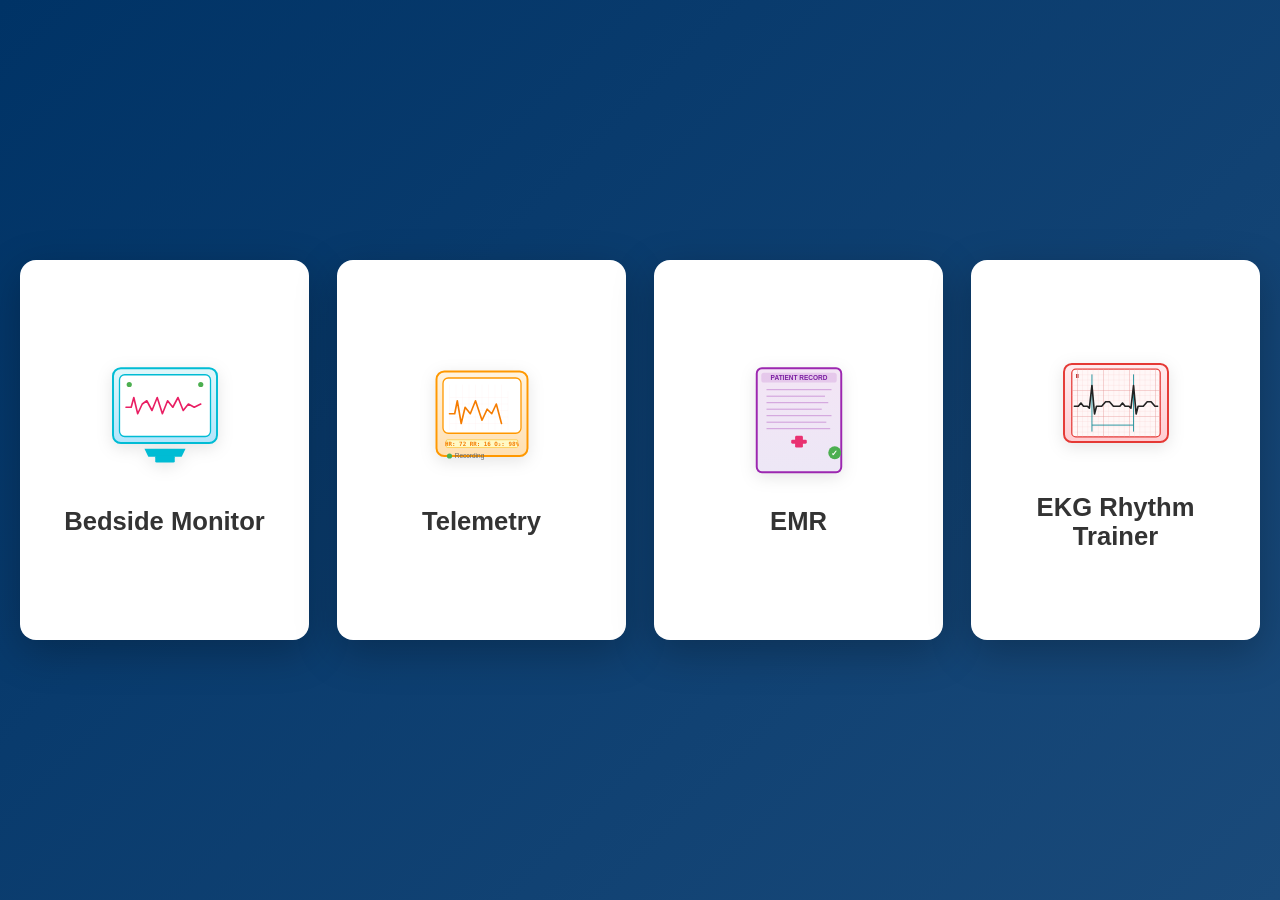
<file: index.html>
<!DOCTYPE html>
<html lang="en">
<head>
    <meta charset="UTF-8">
    <meta name="viewport" content="width=device-width, initial-scale=1.0">
    <title>PA Program Simulation Suite</title>
    <style>
        * {
            margin: 0;
            padding: 0;
            box-sizing: border-box;
        }

        body {
            font-family: -apple-system, BlinkMacSystemFont, 'Segoe UI', 'Helvetica Neue', sans-serif;
            background: linear-gradient(135deg, #003366 0%, #1a4a7a 100%);
            min-height: 100vh;
            display: flex;
            justify-content: center;
            align-items: center;
            padding: 30px 20px;
        }

        .container {
            max-width: 1300px;
            width: 100%;
        }

        .hub-header{
            text-align: center;
            margin-bottom: 40px;
            color: #fff;
        }

        .hub-header h1{
            font-size: 2.2em;
            font-weight: 700;
            margin-bottom: 8px;
            text-shadow: 0 2px 8px rgba(0,0,0,0.25);
        }

        .hub-header p{
            font-size: 1em;
            color: #cfe0f0;
            font-weight: 400;
        }

        .buttons-grid {
            display: grid;
            grid-template-columns: repeat(4, 1fr);
            gap: 28px;
        }

        .button-card {
            background: white;
            border-radius: 16px;
            padding: 40px 24px;
            box-shadow: 0 12px 40px rgba(0,0,0,0.25);
            cursor: pointer;
            transition: all 0.3s cubic-bezier(0.34, 1.56, 0.64, 1);
            text-decoration: none;
            color: inherit;
            display: flex;
            flex-direction: column;
            align-items: center;
            justify-content: center;
            min-height: 380px;
            border: 2px solid transparent;
            position: relative;
            overflow: hidden;
        }

        .button-card::before {
            content: '';
            position: absolute;
            top: 0;
            left: 0;
            right: 0;
            height: 4px;
            background: linear-gradient(90deg, #667eea, #764ba2);
            transform: scaleX(0);
            transform-origin: center;
            transition: transform 0.3s ease;
        }

        .button-card:hover {
            transform: translateY(-12px);
            box-shadow: 0 20px 50px rgba(0,0,0,0.35);
            border-color: #e0e0e0;
        }

        .button-card:hover::before {
            transform: scaleX(1);
        }

        .button-card a {
            text-decoration: none;
            color: inherit;
            width: 100%;
            height: 100%;
            display: flex;
            flex-direction: column;
            align-items: center;
            justify-content: center;
        }

        .icon {
            width: 130px;
            height: 130px;
            margin-bottom: 25px;
            filter: drop-shadow(0 4px 8px rgba(0,0,0,0.1));
        }

        .button-card h2 {
            font-size: 1.6em;
            color: #333;
            margin-bottom: 12px;
            font-weight: 700;
            text-align: center;
        }

        .card-monitor:hover h2 {
            color: #00bcd4;
        }

        .card-telemetry:hover h2 {
            color: #ff9800;
        }

        .card-emr:hover h2 {
            color: #9c27b0;
        }

        .card-rhythm:hover h2 {
            color: #d32f2f;
        }

        @media (max-width: 1100px) {
            .buttons-grid {
                grid-template-columns: repeat(2, 1fr);
            }

            .button-card h2 {
                font-size: 1.85em;
            }
        }

        @media (max-width: 768px) {
            .hub-header h1{
                font-size: 1.6em;
            }

            .buttons-grid {
                gap: 20px;
            }

            .button-card {
                min-height: 300px;
                padding: 25px;
            }

            .icon {
                width: 100px;
                height: 100px;
            }
        }

        @media (max-width: 640px) {
            .buttons-grid {
                grid-template-columns: 1fr;
            }
        }
    </style>
</head>
<body>
    <div class="container">
        <div class="buttons-grid">
            <!-- Bedside Monitor -->
            <div class="button-card card-monitor">
                <a href="Monitor-Sim.html">
                    <svg class="icon" viewBox="0 0 200 200" xmlns="http://www.w3.org/2000/svg">
                        <defs>
                            <linearGradient id="monitorGrad" x1="0%" y1="0%" x2="0%" y2="100%">
                                <stop offset="0%" style="stop-color:#e0f7fa;stop-opacity:1" />
                                <stop offset="100%" style="stop-color:#b3e5fc;stop-opacity:1" />
                            </linearGradient>
                        </defs>
                        <rect x="20" y="25" width="160" height="115" rx="12" fill="url(#monitorGrad)" stroke="#00bcd4" stroke-width="3"/>
                        <rect x="30" y="35" width="140" height="95" fill="white" stroke="#00bcd4" stroke-width="2" rx="8"/>
                        <polyline points="40,85 48,85 52,70 58,95 65,80 72,75 80,90 88,70 96,95 104,75 112,85 120,70 128,90 136,80 145,85 155,80"
                                  fill="none" stroke="#e91e63" stroke-width="2.5" stroke-linecap="round" stroke-linejoin="round"/>
                        <path d="M 70 150 L 130 150 L 125 160 L 75 160 Z" fill="#00bcd4" stroke="#00bcd4" stroke-width="2"/>
                        <rect x="85" y="160" width="30" height="10" fill="#00bcd4" rx="2"/>
                        <circle cx="45" cy="50" r="4" fill="#4caf50"/>
                        <circle cx="155" cy="50" r="4" fill="#4caf50"/>
                    </svg>
                    <h2>Bedside Monitor</h2>
                </a>
            </div>

            <!-- Telemetry -->
            <div class="button-card card-telemetry">
                <a href="Telemetry-Sim.html">
                    <svg class="icon" viewBox="0 0 200 200" xmlns="http://www.w3.org/2000/svg">
                        <defs>
                            <linearGradient id="telemetryGrad" x1="0%" y1="0%" x2="0%" y2="100%">
                                <stop offset="0%" style="stop-color:#fff3e0;stop-opacity:1" />
                                <stop offset="100%" style="stop-color:#ffe0b2;stop-opacity:1" />
                            </linearGradient>
                        </defs>
                        <rect x="30" y="30" width="140" height="130" rx="12" fill="url(#telemetryGrad)" stroke="#ff9800" stroke-width="3"/>
                        <rect x="40" y="40" width="120" height="85" fill="white" stroke="#ff9800" stroke-width="2" rx="8"/>
                        <g stroke="#ffcccc" stroke-width="0.4" opacity="0.4">
                            <line x1="50" y1="50" x2="50" y2="120"/>
                            <line x1="60" y1="50" x2="60" y2="120"/>
                            <line x1="70" y1="50" x2="70" y2="120"/>
                            <line x1="80" y1="50" x2="80" y2="120"/>
                            <line x1="90" y1="50" x2="90" y2="120"/>
                            <line x1="100" y1="50" x2="100" y2="120"/>
                            <line x1="110" y1="50" x2="110" y2="120"/>
                            <line x1="120" y1="50" x2="120" y2="120"/>
                            <line x1="130" y1="50" x2="130" y2="120"/>
                            <line x1="140" y1="60" x2="140" y2="120"/>
                            <line x1="50" y1="70" x2="140" y2="70"/>
                            <line x1="50" y1="80" x2="140" y2="80"/>
                            <line x1="50" y1="90" x2="140" y2="90"/>
                            <line x1="50" y1="100" x2="140" y2="100"/>
                            <line x1="50" y1="110" x2="140" y2="110"/>
                        </g>
                        <polyline points="50,95 58,95 62,75 68,110 74,85 82,95 90,75 100,105 108,88 115,95 122,80 130,110"
                                  fill="none" stroke="#f57c00" stroke-width="2.5" stroke-linecap="round" stroke-linejoin="round"/>
                        <rect x="45" y="135" width="110" height="12" fill="#fff9c4" rx="2" stroke="#fbc02d" stroke-width="1"/>
                        <text x="100" y="144" font-size="9" fill="#f57c00" text-anchor="middle" font-weight="bold" font-family="monospace">HR: 72  RR: 16  O₂: 98%</text>
                        <circle cx="50" cy="160" r="4" fill="#4caf50"/>
                        <text x="58" y="163" font-size="10" fill="#666">Recording</text>
                    </svg>
                    <h2>Telemetry</h2>
                </a>
            </div>

            <!-- EMR -->
            <div class="button-card card-emr">
                <a href="EMR-Sim.html">
                    <svg class="icon" viewBox="0 0 200 200" xmlns="http://www.w3.org/2000/svg">
                        <defs>
                            <linearGradient id="emrGrad" x1="0%" y1="0%" x2="0%" y2="100%">
                                <stop offset="0%" style="stop-color:#f3e5f5;stop-opacity:1" />
                                <stop offset="100%" style="stop-color:#ede7f6;stop-opacity:1" />
                            </linearGradient>
                        </defs>
                        <rect x="35" y="25" width="130" height="160" rx="8" fill="url(#emrGrad)" stroke="#9c27b0" stroke-width="3"/>
                        <rect x="42" y="32" width="116" height="15" fill="#9c27b0" opacity="0.15" rx="4"/>
                        <text x="100" y="43" font-size="10" fill="#7b1fa2" text-anchor="middle" font-weight="bold">PATIENT RECORD</text>
                        <g stroke="#9c27b0" stroke-width="1.5" opacity="0.4">
                            <line x1="50" y1="58" x2="150" y2="58"/>
                            <line x1="50" y1="68" x2="140" y2="68"/>
                            <line x1="50" y1="78" x2="145" y2="78"/>
                            <line x1="50" y1="88" x2="135" y2="88"/>
                            <line x1="50" y1="98" x2="150" y2="98"/>
                            <line x1="50" y1="108" x2="142" y2="108"/>
                            <line x1="50" y1="118" x2="148" y2="118"/>
                        </g>
                        <g fill="#e91e63" opacity="0.9">
                            <rect x="88" y="135" width="24" height="6" rx="2"/>
                            <rect x="94" y="129" width="12" height="18" rx="2"/>
                        </g>
                        <circle cx="155" cy="155" r="10" fill="#4caf50"/>
                        <text x="155" y="160" font-size="12" fill="white" text-anchor="middle" font-weight="bold">✓</text>
                    </svg>
                    <h2>EMR</h2>
                </a>
            </div>

            <!-- EKG Rhythm Trainer -->
            <div class="button-card card-rhythm">
                <a href="EKG-Rhythm-Trainer.html">
                    <svg class="icon" viewBox="0 0 200 200" xmlns="http://www.w3.org/2000/svg">
                        <defs>
                            <linearGradient id="rhythmGrad" x1="0%" y1="0%" x2="0%" y2="100%">
                                <stop offset="0%" style="stop-color:#ffebee;stop-opacity:1" />
                                <stop offset="100%" style="stop-color:#ffcdd2;stop-opacity:1" />
                            </linearGradient>
                            <pattern id="rhythmSmall" width="8" height="8" patternUnits="userSpaceOnUse">
                                <path d="M 8 0 L 0 0 0 8" fill="none" stroke="#f3c4c4" stroke-width="0.6"/>
                            </pattern>
                            <pattern id="rhythmBig" width="40" height="40" patternUnits="userSpaceOnUse">
                                <path d="M 40 0 L 0 0 0 40" fill="none" stroke="#e08a8a" stroke-width="0.9"/>
                            </pattern>
                        </defs>
                        <rect x="20" y="40" width="160" height="120" rx="12" fill="url(#rhythmGrad)" stroke="#e53935" stroke-width="3"/>
                        <rect x="32" y="48" width="136" height="104" rx="6" fill="#fff7f7" stroke="#e53935" stroke-width="2"/>
                        <rect x="32" y="48" width="136" height="104" rx="6" fill="url(#rhythmSmall)"/>
                        <rect x="32" y="48" width="136" height="104" rx="6" fill="url(#rhythmBig)"/>
                        <text x="38" y="62" font-size="9" fill="#b71c1c" font-weight="bold">II</text>
                        <g stroke="#00838f" stroke-width="1.5" opacity="0.85">
                            <line x1="63" y1="56" x2="63" y2="144"/>
                            <line x1="127" y1="56" x2="127" y2="144"/>
                            <line x1="63" y1="134" x2="127" y2="134"/>
                        </g>
                        <polyline points="36,105 42,105 46,100 50,105 56,105 59,108 63,73 67,117 70,105 78,105 84,98 90,98 96,105 102,105 106,105 110,100 114,105 120,105 123,108 127,73 131,117 134,105 142,105 148,98 154,98 160,105 164,105"
                                  fill="none" stroke="#222" stroke-width="2.5" stroke-linecap="round" stroke-linejoin="round"/>
                    </svg>
                    <h2>EKG Rhythm Trainer</h2>
                </a>
            </div>
        </div>
    </div>
</body>
</html>
</file>
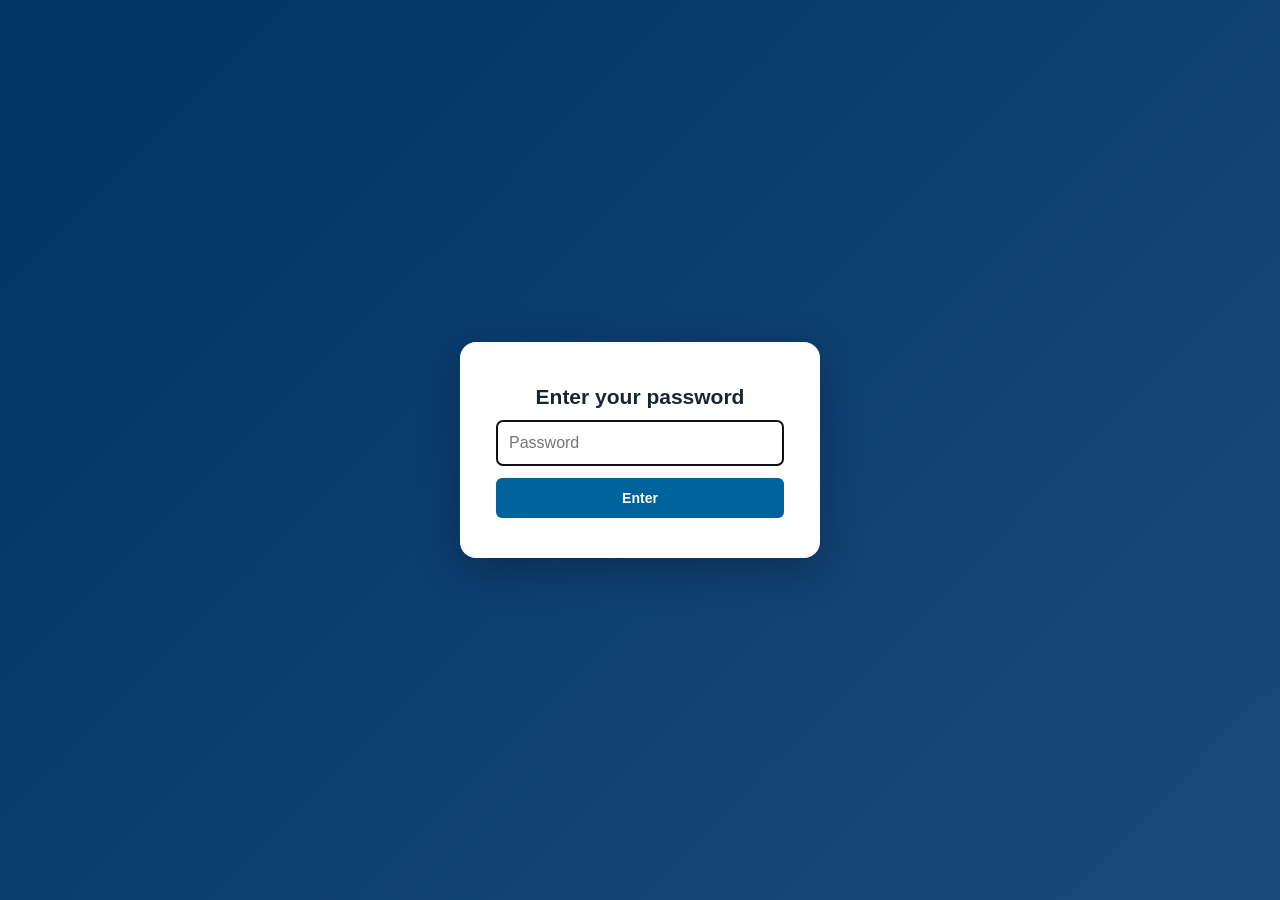
<file: 12-Lead-Trainer.html>
<!DOCTYPE html>
<html lang="en">
<head>
<meta charset="utf-8">
<meta name="viewport" content="width=device-width, initial-scale=1, viewport-fit=cover">
<title>12-Lead EKG Trainer</title>
<style>
:root{
  --ink:#1d2329;--muted:#5d6670;--line:#dfe3e8;--bg:#f5f6f8;--card:#fff;
  --accent:#0b6e79;--accent-soft:#e5f2f3;--ok:#1e7a3a;--ok-bg:#e7f5eb;--bad:#b3261e;--bad-bg:#fbeaea;
  --navh:56px;
}
*{box-sizing:border-box}
html,body{margin:0;background:var(--bg);color:var(--ink);font:15px/1.45 system-ui,-apple-system,"Segoe UI",Roboto,Arial,sans-serif}
html{-webkit-text-size-adjust:100%}
button,select,input{font:inherit;color:inherit}
header{position:sticky;top:0;z-index:5;background:#fff;border-bottom:1px solid var(--line);display:flex;align-items:center;gap:16px;padding:10px 18px;flex-wrap:wrap}
header h1{font-size:18px;margin:0;font-weight:700;letter-spacing:.01em}
header h1 span{color:var(--accent)}
.spacer{flex:1}
.seg{display:inline-flex;border:1px solid var(--line);border-radius:8px;overflow:hidden;background:#fff}
.seg button{border:0;background:none;padding:6px 14px;cursor:pointer;min-width:64px}
.seg button+button{border-left:1px solid var(--line)}
.seg button.on{background:var(--accent);color:#fff}
.seg-label{font-size:12px;color:var(--muted);margin-right:6px}
main{max-width:1320px;margin:0 auto;padding:16px}
.card{background:var(--card);border:1px solid var(--line);border-radius:10px;padding:16px}
.hidden{display:none!important}
.btn{border:1px solid var(--line);background:#fff;border-radius:8px;padding:6px 12px;cursor:pointer}
@media (hover:hover){
  .btn:hover{border-color:#b9c0c8}
  .btn.primary:hover{filter:brightness(1.07)}
}
.btn.primary{background:var(--accent);border-color:var(--accent);color:#fff}
.btn.toggle.on{background:var(--accent-soft);border-color:var(--accent);color:var(--accent);font-weight:600}
.btn:disabled{opacity:.45;cursor:default}
select{border:1px solid var(--line);border-radius:8px;padding:6px 8px;background:#fff}
label.inline{display:inline-flex;align-items:center;gap:6px;font-size:14px}

/* Study layout */
.study{display:grid;grid-template-columns:270px minmax(0,1fr);gap:16px;align-items:start}
.rlist{padding:8px 0;max-height:calc(100vh - 110px);overflow:auto;position:sticky;top:70px}
.rlist h3{font-size:11px;text-transform:uppercase;letter-spacing:.08em;color:var(--muted);margin:12px 14px 4px}
.rlist button{display:block;width:100%;text-align:left;border:0;background:none;padding:5px 14px;cursor:pointer;font-size:14px;border-left:3px solid transparent}
@media (hover:hover){ .rlist button:hover{background:#f2f4f6} }
.rlist button.on{background:var(--accent-soft);border-left-color:var(--accent);color:var(--accent);font-weight:600}
.rselect{display:none;width:100%;margin-bottom:10px}
.title-row{display:flex;align-items:baseline;gap:10px;flex-wrap:wrap;margin-bottom:10px}
.title-row h2{margin:0;font-size:21px}
.chip{font-size:12px;padding:2px 8px;border-radius:10px;background:#eef0f3;color:var(--muted)}
.toolbar{display:flex;flex-wrap:wrap;gap:10px;align-items:center;margin-bottom:12px}
.toolbar .grp{display:inline-flex;align-items:center;gap:6px;flex-wrap:wrap}
.toolbar input[type=range]{width:150px;accent-color:var(--accent)}
.rate-val{font-variant-numeric:tabular-nums;min-width:62px;font-size:14px}
.legend{font-size:12px;color:var(--muted);margin-top:6px}
.crit{width:100%;border-collapse:collapse;margin-top:14px;table-layout:fixed}
.crit th,.crit td{text-align:left;vertical-align:top;padding:8px 10px;border-top:1px solid var(--line);font-size:14px}
.crit th{width:150px;color:var(--muted);font-weight:600}
.crit tr.key td,.crit tr.key th{background:#fafbfc}

/* 12-lead view */
.sv-scroll{display:inline-block;max-width:100%;vertical-align:top;overflow-x:auto;overflow-y:hidden;border:1px solid #e3b8b8;border-radius:4px;background:#fff7f7;line-height:0}
.sv-canvas{display:block}
.sv-caption{font-size:13px;font-weight:600;color:#4a4f55;margin-top:6px;min-height:19px}
.sv-meas:empty{display:none}
.sv-meas{font-size:13px;color:#4a4f55;font-variant-numeric:tabular-nums}
.sv-readout{font-size:13px;color:var(--accent);min-height:20px;margin-top:4px;font-variant-numeric:tabular-nums}
.rot-hint{display:none;font-size:12px;color:var(--muted);margin-top:4px}

/* Quiz */
.quiz-setup{max-width:760px;margin:0 auto}
.quiz-setup h2{margin:0 0 4px;font-size:20px}
.form-grid{display:grid;grid-template-columns:170px 1fr;gap:12px 16px;align-items:center;margin-top:16px}
.form-grid .lbl{font-weight:600;font-size:14px}
.cats{display:flex;flex-wrap:wrap;gap:8px 18px}
.radio-row{display:flex;flex-wrap:wrap;gap:8px 18px}
.qhead{display:flex;align-items:center;gap:14px;flex-wrap:wrap;margin-bottom:10px}
.qhead .prog{font-weight:700}
.qhead .score{color:var(--muted)}
.timer{font-variant-numeric:tabular-nums;font-weight:700;padding:2px 10px;border-radius:12px;background:#eef0f3}
.timer.low{background:var(--bad-bg);color:var(--bad)}
.answers{margin-top:14px}
.mc{display:grid;grid-template-columns:repeat(auto-fill,minmax(260px,1fr));gap:8px}
.mc button{text-align:left;border:1px solid var(--line);background:#fff;border-radius:8px;padding:10px 12px;cursor:pointer;font-size:14.5px}
@media (hover:hover){ .mc button:hover{border-color:#b9c0c8} }
.mc button.sel{border-color:var(--accent);background:var(--accent-soft);font-weight:600}
.mc button.right{border-color:var(--ok);background:var(--ok-bg)}
.mc button.wrong{border-color:var(--bad);background:var(--bad-bg)}
.sys{display:grid;grid-template-columns:190px minmax(0,1fr);gap:8px 12px;align-items:center;max-width:920px}
.sys .lbl{font-weight:600;font-size:14px}
.sys select{width:100%}
.actions{display:flex;gap:10px;margin-top:14px;align-items:center;flex-wrap:wrap}
.fb{margin-top:16px;border-radius:10px;padding:14px 16px;border:1px solid var(--line)}
.fb.ok{background:var(--ok-bg);border-color:#b6dec2}
.fb.bad{background:var(--bad-bg);border-color:#efc2bf}
.fb h3{margin:0 0 6px;font-size:16px}
.steps{width:100%;border-collapse:collapse;margin:8px 0;background:#fff;border-radius:6px;overflow:hidden;table-layout:fixed}
.steps th,.steps td{text-align:left;padding:7px 9px;border-bottom:1px solid var(--line);font-size:13.5px;vertical-align:top}
.steps th{background:#f4f5f7;font-weight:600}
.steps col.c1{width:150px}.steps col.c4{width:44px}
.mark-ok{color:var(--ok);font-weight:700}.mark-bad{color:var(--bad);font-weight:700}
.sum-top{display:flex;gap:24px;flex-wrap:wrap;align-items:center}
.big{font-size:34px;font-weight:800}
.stepacc{display:flex;flex-wrap:wrap;gap:8px;margin-top:10px}
.stepacc span{background:#f1f3f5;border-radius:8px;padding:4px 10px;font-size:13px}
.review-list{width:100%;border-collapse:collapse;margin-top:14px;table-layout:fixed}
.review-list th,.review-list td{text-align:left;padding:7px 9px;border-bottom:1px solid var(--line);font-size:14px}
.review-list col.n{width:44px}.review-list col.m{width:44px}.review-list col.b{width:96px}
#reviewPane{scroll-margin-top:72px}
footer{max-width:1320px;margin:8px auto 24px;padding:0 16px;font-size:12px;color:var(--muted)}
#devNote{display:block;margin-top:2px}

@media (max-width:900px){
  .study{grid-template-columns:minmax(0,1fr)}
  .rlist{display:none}
  .rselect{display:block}
  .form-grid{grid-template-columns:1fr}
  .sys{grid-template-columns:1fr}
  header{gap:10px}
}

/* =====================================================================
   ADAPTIVE UI  (same Device module as EKG Rhythm Trainer)
   ===================================================================== */
button,.btn,.seg button,select,label.inline{-webkit-tap-highlight-color:transparent;touch-action:manipulation}
header{padding-left:max(18px,env(safe-area-inset-left));padding-right:max(18px,env(safe-area-inset-right))}
main{padding-left:max(16px,env(safe-area-inset-left));padding-right:max(16px,env(safe-area-inset-right))}
footer{padding-left:max(16px,env(safe-area-inset-left));padding-right:max(16px,env(safe-area-inset-right))}

html[data-input=touch] .btn{min-height:44px;padding:8px 16px}
html[data-input=touch] select{min-height:44px;font-size:16px;padding:8px 10px}
html[data-input=touch] .seg button{min-height:44px;padding:8px 16px}
html[data-input=touch] label.inline{min-height:40px}
html[data-input=touch] input[type=radio],html[data-input=touch] input[type=checkbox]{width:20px;height:20px;accent-color:var(--accent)}
html[data-input=touch] .rlist button{padding:11px 14px}
html[data-input=touch] .mc button{min-height:48px}
html[data-input=touch] .toolbar input[type=range]{height:32px}

html[data-ui=phone] header{padding:8px max(12px,env(safe-area-inset-right)) 8px max(12px,env(safe-area-inset-left));gap:8px;flex-wrap:nowrap}
html[data-ui=phone] header h1{font-size:16px;white-space:nowrap}
html[data-ui=phone] .seg-label{display:none}
html[data-ui=phone] .seg button{min-width:56px;padding:8px 12px}
html[data-ui=phone] main{padding:8px max(8px,env(safe-area-inset-right)) 12px max(8px,env(safe-area-inset-left))}
html[data-ui=phone] .card{padding:12px;border-radius:8px}
html[data-ui=phone] .title-row h2{font-size:18px}
html[data-ui=phone] footer{font-size:11px;padding-left:max(12px,env(safe-area-inset-left));padding-right:max(12px,env(safe-area-inset-right))}
html[data-ui=phone] .cats{display:grid;grid-template-columns:1fr 1fr}
html[data-ui=phone] .radio-row{flex-direction:column}
html[data-ui=phone] .sys .lbl{margin-top:8px}
html[data-ui=phone] .sv-readout:empty,html[data-ui=phone] .sv-caption:empty,html[data-ui=phone] .sv-meas:empty{display:none}

html[data-ui=phone][data-orient=portrait] main{padding-bottom:calc(var(--navh) + env(safe-area-inset-bottom) + 12px)}
html[data-ui=phone][data-orient=portrait] footer{margin-bottom:calc(var(--navh) + env(safe-area-inset-bottom) + 12px)}
html[data-ui=phone][data-orient=portrait] #tabSeg{position:fixed;left:0;right:0;bottom:0;z-index:20;display:flex;border-radius:0;border:0;border-top:1px solid var(--line);box-shadow:0 -2px 8px rgba(0,0,0,.07);height:calc(var(--navh) + env(safe-area-inset-bottom));padding-bottom:env(safe-area-inset-bottom)}
html[data-ui=phone][data-orient=portrait] #tabSeg button{flex:1;font-size:15px;padding:0}
html[data-ui=phone][data-orient=portrait] .toolbar{gap:8px}
html[data-ui=phone][data-orient=portrait] #sNew,
html[data-ui=phone][data-orient=portrait] .toolbar .grp{flex:1 1 100%}
html[data-ui=phone][data-orient=portrait] .toolbar .grp{flex-wrap:nowrap}
html[data-ui=phone][data-orient=portrait] .toolbar .grp select{flex:1 1 0;width:0;min-width:0}
html[data-ui=phone][data-orient=portrait] .toolbar input[type=range]{flex:1;width:auto;min-width:0}
html[data-ui=phone][data-orient=portrait] .toolbar .btn.toggle{flex:1 1 0}
html[data-ui=phone][data-orient=portrait] .mc{grid-template-columns:1fr}
html[data-ui=phone][data-orient=portrait] .qhead{gap:8px 12px}
html[data-ui=phone][data-orient=portrait] .qhead .spacer{flex-basis:100%;height:0}
html[data-ui=phone][data-orient=portrait] .qhead .btn{flex:1}
html[data-ui=phone][data-orient=portrait] #qRun .actions{position:sticky;bottom:calc(var(--navh) + env(safe-area-inset-bottom));z-index:4;background:var(--card);margin:14px -12px 0;padding:10px 12px;border-top:1px solid var(--line)}
html[data-ui=phone][data-orient=portrait] #qRun .actions .btn{flex:1}
html[data-ui=phone][data-orient=portrait] #sView .rot-hint,
html[data-ui=phone][data-orient=portrait] #qView .rot-hint{display:block}

html[data-ui=phone][data-orient=portrait] .crit,
html[data-ui=phone][data-orient=portrait] .crit tbody,
html[data-ui=phone][data-orient=portrait] .crit tr{display:block}
html[data-ui=phone][data-orient=portrait] .crit tr{padding:6px 0;border-top:1px solid var(--line)}
html[data-ui=phone][data-orient=portrait] .crit th,
html[data-ui=phone][data-orient=portrait] .crit td{display:block;width:auto;border:0;padding:1px 0}
html[data-ui=phone][data-orient=portrait] .crit th{font-size:12px;text-transform:uppercase;letter-spacing:.05em}
html[data-ui=phone][data-orient=portrait] .crit tr.key{background:#fafbfc;padding:6px 8px;border-radius:6px}
html[data-ui=phone][data-orient=portrait] .crit tr.key td,
html[data-ui=phone][data-orient=portrait] .crit tr.key th{background:none}

html[data-ui=phone][data-orient=portrait] .steps,
html[data-ui=phone][data-orient=portrait] .steps tbody{display:block}
html[data-ui=phone][data-orient=portrait] .steps colgroup{display:none}
html[data-ui=phone][data-orient=portrait] .steps tr{display:grid;grid-template-columns:minmax(0,1fr) 28px;padding:6px 8px;border-bottom:1px solid var(--line)}
html[data-ui=phone][data-orient=portrait] .steps tr:first-child{display:none}
html[data-ui=phone][data-orient=portrait] .steps td{border:0;padding:1px 0}
html[data-ui=phone][data-orient=portrait] .steps td.sn{grid-column:1;grid-row:1;font-weight:600}
html[data-ui=phone][data-orient=portrait] .steps td.sm{grid-column:2;grid-row:1;text-align:right}
html[data-ui=phone][data-orient=portrait] .steps td.sy,
html[data-ui=phone][data-orient=portrait] .steps td.sa{grid-column:1/-1}
html[data-ui=phone][data-orient=portrait] .steps td.sy::before{content:'You: ';color:var(--muted)}
html[data-ui=phone][data-orient=portrait] .steps td.sa::before{content:'Accepted: ';color:var(--muted)}

html[data-ui=phone][data-orient=portrait] .review-list,
html[data-ui=phone][data-orient=portrait] .review-list tbody{display:block}
html[data-ui=phone][data-orient=portrait] .review-list colgroup{display:none}
html[data-ui=phone][data-orient=portrait] .review-list tr{display:grid;grid-template-columns:30px minmax(0,1fr) 24px auto;column-gap:8px;align-items:center;padding:8px 0;border-bottom:1px solid var(--line)}
html[data-ui=phone][data-orient=portrait] .review-list tr:first-child{display:none}
html[data-ui=phone][data-orient=portrait] .review-list td{border:0;padding:0;font-size:13px}
html[data-ui=phone][data-orient=portrait] .review-list td.rn{grid-column:1;grid-row:1/3}
html[data-ui=phone][data-orient=portrait] .review-list td.ra{grid-column:2;grid-row:1}
html[data-ui=phone][data-orient=portrait] .review-list td.rc{grid-column:2;grid-row:2}
html[data-ui=phone][data-orient=portrait] .review-list td.rm{grid-column:3;grid-row:1/3}
html[data-ui=phone][data-orient=portrait] .review-list td.rb{grid-column:4;grid-row:1/3}
html[data-ui=phone][data-orient=portrait] .review-list td.ra::before{content:'You: ';color:var(--muted)}
html[data-ui=phone][data-orient=portrait] .review-list td.rc::before{content:'Answer: ';color:var(--muted)}

html[data-ui=phone][data-orient=landscape] header{position:static;padding-top:4px;padding-bottom:4px}
html[data-ui=phone][data-orient=landscape] header h1{font-size:15px}
html[data-ui=phone][data-orient=landscape] .card{padding:10px}

  /* ---- Access gate (same methodology as EMR-Sim.html / EKG Rhythm Trainer) ---- */
  #twelveGate{
    position:fixed;inset:0;z-index:9999;
    background:linear-gradient(135deg,#003366 0%,#1a4a7a 100%);
    display:flex;align-items:center;justify-content:center;
    font-family:-apple-system,BlinkMacSystemFont,'Segoe UI','Helvetica Neue',sans-serif;
    padding:20px;box-sizing:border-box;
  }
  #twelveGate .gate-box{
    background:#fff;border-radius:16px;padding:40px 36px;
    box-shadow:0 12px 40px rgba(0,0,0,0.25);
    max-width:360px;width:100%;text-align:center;box-sizing:border-box;
  }
  #twelveGate h2{margin:0 0 8px;font-size:1.4em;color:#1a2530;font-weight:700;letter-spacing:normal;text-transform:none;}
  #twelveGate input[type="password"]{
    width:100%;padding:10px 12px;font-size:16px;border:1px solid #9fabb5;
    border-radius:6px;margin:0 0 12px;box-sizing:border-box;background:#fff;color:#1a2530;
    font-family:inherit;display:block;
  }
  #twelveGate button{
    width:100%;padding:10px;font-size:14px;font-weight:600;color:#fff;
    background:#00629b;border:none;border-radius:6px;cursor:pointer;font-family:inherit;display:block;
  }
  #twelveGate button:hover{background:#003865;}
  #twelveGate .gate-error{color:#c8102e;font-size:12.5px;margin:10px 0 0;display:none;}
</style>
</head>
<body>
<div id="twelveGate">
  <div class="gate-box">
    <h2>Enter your password</h2>
    <input type="password" id="twelveGatePassword" placeholder="Password" autocomplete="off">
    <button type="button" id="twelveGateSubmit">Enter</button>
    <p class="gate-error" id="twelveGateError">Incorrect password. Try again.</p>
  </div>
</div>

<div id="appMain" style="display:none;">

<header>
  <h1>12-Lead <span>EKG Trainer</span></h1>
  <div class="seg" id="tabSeg"><button data-tab="study" class="on">Study</button><button data-tab="quiz">Quiz</button></div>
  <div class="spacer"></div>
  <span class="seg-label">Display</span>
  <div class="seg" id="modeSeg"><button data-mode="static" class="on">Strip</button><button data-mode="live">Live</button></div>
</header>

<main>
  <!-- STUDY -->
  <section id="studyTab" class="study">
    <nav class="card rlist" id="rlist" aria-label="12-lead bank"></nav>
    <div class="card">
      <select class="rselect" id="rselect" aria-label="Choose 12-lead pattern"></select>
      <div class="title-row"><h2 id="sTitle"></h2><span class="chip" id="sGroup"></span></div>
      <div class="toolbar">
        <button class="btn primary" id="sNew" title="Generate a new variation of this 12-lead">New variation</button>
        <span class="grp" id="sRateGrp"><span id="sRateLbl">Rate</span><input type="range" id="sRate"><span class="rate-val" id="sRateVal"></span></span>
        <span class="grp">Artifact
          <select id="sArt"><option value="none">None</option><option value="tremor">Muscle tremor</option><option value="ac">60-cycle interference</option><option value="wander">Wandering baseline</option><option value="loose">Loose lead / motion</option><option value="mixed">Mixed</option></select>
          <select id="sSev"><option value="mild">Mild</option><option value="moderate" selected>Moderate</option><option value="severe">Severe</option></select>
        </span>
        <button class="btn toggle" id="sLabels">Labels</button>
        <button class="btn toggle" id="sCal">Calipers</button>
        <button class="btn toggle hidden" id="sFreeze">Freeze</button>
      </div>
      <div id="sView"></div>
      <div class="legend">Standard 3 × 4 format · 25 mm/s · 10 mm/mV · each column = 2.5 s (all 12 leads recorded simultaneously) · rhythm strip = lead II, 10 s · 1 small box = 40 ms / 0.1 mV · 1 large box = 200 ms / 0.5 mV</div>
      <table class="crit" id="sCrit"></table>
    </div>
  </section>

  <!-- QUIZ -->
  <section id="quizTab" class="hidden">
    <div class="card quiz-setup" id="qSetup">
      <h2>Quiz setup</h2>
      <div style="color:var(--muted);font-size:14px">Every question is a newly generated 12-lead, so no two quizzes are alike.</div>
      <div class="form-grid">
        <div class="lbl">Quiz type</div>
        <div class="radio-row">
          <label class="inline"><input type="radio" name="qtype" value="quick" checked> Quick — name the pattern</label>
          <label class="inline"><input type="radio" name="qtype" value="sys"> Systematic — step-by-step</label>
        </div>
        <div class="lbl">Questions</div>
        <div><select id="qN"><option>5</option><option selected>10</option><option>15</option><option>20</option><option>30</option><option>50</option></select></div>
        <div class="lbl">Time per question</div>
        <div><select id="qTime"><option value="0" selected>Off</option><option value="30">30 s</option><option value="60">60 s</option><option value="90">90 s</option><option value="120">2 min</option><option value="180">3 min</option></select></div>
        <div class="lbl">Feedback</div>
        <div class="radio-row">
          <label class="inline"><input type="radio" name="qfb" value="now" checked> After each question</label>
          <label class="inline"><input type="radio" name="qfb" value="end"> At the end</label>
        </div>
        <div class="lbl">Artifact</div>
        <div><select id="qArt"><option value="0">None</option><option value="0.3" selected>Occasional</option><option value="0.7">Frequent</option></select></div>
        <div class="lbl">Categories</div>
        <div class="cats" id="qCats"></div>
      </div>
      <div class="actions"><button class="btn primary" id="qStart">Start quiz</button><span id="qSetupMsg" style="color:var(--bad);font-size:14px"></span></div>
    </div>

    <div class="card hidden" id="qRun">
      <div class="qhead">
        <span class="prog" id="qProg"></span>
        <span class="score" id="qScore"></span>
        <span class="timer hidden" id="qTimer"></span>
        <div class="spacer"></div>
        <button class="btn toggle" id="qCal">Calipers</button>
        <button class="btn toggle hidden" id="qFreeze">Freeze</button>
        <button class="btn toggle hidden" id="qLabels">Labels</button>
        <button class="btn" id="qQuit">End quiz</button>
      </div>
      <div id="qView"></div>
      <div class="answers" id="qAnswers"></div>
      <div class="actions">
        <button class="btn primary" id="qSubmit">Submit</button>
        <button class="btn primary hidden" id="qNext">Next</button>
      </div>
      <div id="qFeedback"></div>
    </div>

    <div class="card hidden" id="qSummary">
      <div class="sum-top">
        <div><div style="color:var(--muted);font-size:13px">Interpretation score</div><div class="big" id="sumScore"></div></div>
        <div id="sumDetail" style="flex:1;min-width:240px"></div>
        <div class="actions" style="margin-top:0"><button class="btn primary" id="qRetake">Retake (same settings)</button><button class="btn" id="qNewSetup">New setup</button></div>
      </div>
      <div id="reviewPane" class="hidden" style="margin-top:16px">
        <div class="title-row"><h2 id="rvTitle" style="font-size:18px"></h2><span class="chip" id="rvGroup"></span><div class="spacer"></div><button class="btn toggle" id="rvCal">Calipers</button><button class="btn toggle on" id="rvLabels">Labels</button></div>
        <div id="rvView"></div>
        <div id="rvSteps"></div>
        <table class="crit" id="rvCrit"></table>
      </div>
      <table class="review-list" id="reviewList"></table>
    </div>
  </section>
</main>
<footer>Educational simulation for 12-lead interpretation practice. Tracings are computer-generated from a cardiac-vector model with physiologic timing rules, not patient recordings, and are not intended for clinical decision-making.<span id="devNote"></span></footer>

</div><!-- /appMain -->

<script>
'use strict';
/* =====================================================================
   DEVICE DETECTION  (identical to EKG Rhythm Trainer)
   Override for previewing: ?device=phone | tablet | desktop
   ===================================================================== */
const Device = (function(){
  const root = document.documentElement, nav = navigator, ua = nav.userAgent || '';
  const mq = q => { try{ return !!(window.matchMedia && window.matchMedia(q).matches); }catch(e){ return false; } };
  const forced = (new URLSearchParams(location.search).get('device') || '').toLowerCase();
  const isForced = (forced==='phone' || forced==='tablet' || forced==='desktop');
  const listeners = []; let info = {}, pending = false;
  function hardware(){
    if(isForced) return forced;
    const tp = nav.maxTouchPoints || 0, shortSide = Math.min(screen.width || innerWidth, screen.height || innerHeight);
    if(/iPad/.test(ua) || (nav.platform==='MacIntel' && tp>1)) return 'tablet';
    if(/iPhone|iPod/.test(ua)) return 'phone';
    if(/Android/i.test(ua)) return /Mobile/i.test(ua) ? 'phone' : 'tablet';
    if(nav.userAgentData && nav.userAgentData.mobile) return shortSide<600 ? 'phone' : 'tablet';
    if(mq('(pointer: coarse)') && mq('(hover: none)')) return shortSide<600 ? 'phone' : 'tablet';
    return 'desktop';
  }
  function orientation(type){
    const viewport = window.innerWidth > window.innerHeight ? 'landscape' : 'portrait';
    if(isForced || type==='desktop') return viewport;
    if(screen.orientation && screen.orientation.type) return /landscape/.test(screen.orientation.type) ? 'landscape' : 'portrait';
    if(typeof window.orientation==='number') return Math.abs(window.orientation)===90 ? 'landscape' : 'portrait';
    return viewport;
  }
  function compute(){
    const type = hardware();
    const ui = (window.innerWidth < 600) ? 'phone' : type;
    const touch = isForced ? type!=='desktop' : (type!=='desktop' || mq('(pointer: coarse)'));
    return {type, ui, touch, orient:orientation(type)};
  }
  function apply(){
    const n = compute(), key = [n.type,n.ui,n.orient,n.touch].join('|'), changed = key!==info.key;
    n.key = key; info = n;
    root.dataset.device = n.type; root.dataset.ui = n.ui; root.dataset.orient = n.orient; root.dataset.input = n.touch ? 'touch' : 'mouse';
    const note = document.getElementById('devNote');
    if(note) note.textContent = 'Layout: '+({phone:'Phone',tablet:'Tablet',desktop:'Desktop'})[n.ui]+(n.ui!=='desktop' ? ' · '+n.orient : '')+(isForced ? ' (set by URL)' : ' (auto-detected)');
    if(changed) listeners.forEach(f=>f(n));
  }
  function schedule(){ if(pending) return; pending = true; requestAnimationFrame(()=>{ pending = false; apply(); }); }
  window.addEventListener('resize', schedule);
  window.addEventListener('orientationchange', ()=>setTimeout(schedule,150));
  if(screen.orientation && screen.orientation.addEventListener) screen.orientation.addEventListener('change', schedule);
  apply();
  return { get info(){ return info; }, onChange:f=>listeners.push(f) };
})();

/* =====================================================================
   CONSTANTS — paper geometry (all drawing is done in millimetres)
   ===================================================================== */
const DT = 0.001;              // sample interval (s)
const MM_PER_S = 25;           // paper speed
const MM_PER_MV = 10;          // gain
const PAGE_S = 10;             // one 12-lead page = 10 s
const COL_S = 2.5;             // each column of the 3 x 4 layout
const LEFT_MM = 10;            // left margin holding the 1 mV calibration pulse
const PAGE_MM = PAGE_S*MM_PER_S;   // 250 mm
const W_MM = LEFT_MM + PAGE_MM;    // 260 mm
const H_MM = 150;
const ROW_BASE = [25, 61, 97, 133];  // isoelectric line of each row (mm from top)
const ROW_H = 36;
const LIVE_S = 120;            // length of generated live sequence (s) — a multiple of PAGE_S
const LAYOUT = [['I','aVR','V1','V4'],['II','aVL','V2','V5'],['III','aVF','V3','V6']];
const RHY_LEAD = 'II';
const LEADS = ['I','II','III','aVR','aVL','aVF','V1','V2','V3','V4','V5','V6'];

/* =====================================================================
   RANDOM + NOISE
   ===================================================================== */
function mulberry32(a){return function(){a|=0;a=a+0x6D2B79F5|0;let t=Math.imul(a^a>>>15,1|a);t=t+Math.imul(t^t>>>7,61|t)^t;return((t^t>>>14)>>>0)/4294967296;};}
function makeRng(seed){
  const f = mulberry32(seed>>>0);
  return { next:f, u:(a,b)=>a+(b-a)*f(), i:(a,b)=>Math.floor(a+(b-a+1)*f()), pick:arr=>arr[Math.floor(f()*arr.length)], chance:p=>f()<p };
}
function newSeed(){return Math.floor(Math.random()*2147483647)+1;}
function makeNoise(rng, spacing, t0, t1){
  const n = Math.ceil((t1-t0)/spacing)+3, v = new Float32Array(n);
  for(let i=0;i<n;i++) v[i]=rng.u(-1,1);
  return t=>{
    const x=(t-t0)/spacing; let i=Math.floor(x);
    if(i<0) i=0; if(i>n-2) i=n-2;
    const f=x-i, w=(1-Math.cos(Math.PI*f))/2;
    return v[i]*(1-w)+v[i+1]*w;
  };
}

/* =====================================================================
   CARDIAC VECTOR MODEL
   The heart is modelled as a moving dipole (x = left, y = inferior,
   z = anterior, in mV). Every wave is a sum of Gaussian vector components.
   Limb leads follow Einthoven/Goldberger exactly (I + III = II, etc.);
   precordial leads are projections onto chest-lead vectors with
   proximity gain, plus optional local (non-dipolar) terms for
   regional findings such as Brugada or Wellens.
   ===================================================================== */
const vs=(v,k)=>[v[0]*k,v[1]*k,v[2]*k];
const va=(a,b)=>[a[0]+b[0],a[1]+b[1],a[2]+b[2]];
const vn=v=>{ const m=Math.hypot(v[0],v[1],v[2])||1; return vs(v,1/m); };
const dot=(a,b)=>a[0]*b[0]+a[1]*b[1]+a[2]*b[2];
const PREC = {
  V1:{v:[-0.45,0.05,0.89], g:1.3}, V2:{v:[-0.09,0.05,1.0], g:2.0}, V3:{v:[0.26,0.1,0.96], g:2.1},
  V4:{v:[0.5,0.2,0.84], g:2.0},    V5:{v:[0.85,0.2,0.5], g:1.6},   V6:{v:[1.0,0.2,0.05], g:1.2}
};
function projLead(L, v){
  const I=v[0], II=0.5*v[0]+0.866*v[1], III=II-I;
  switch(L){
    case 'I': return I; case 'II': return II; case 'III': return III;
    case 'aVR': return -(I+II)/2; case 'aVL': return (I-III)/2; case 'aVF': return (II+III)/2;
    default: return PREC[L].g*dot(PREC[L].v, v);
  }
}

class Ecg{
  constructor(rng, t0, t1){
    this.rng=rng; this.t0=t0; this.t1=t1;
    this.g=[]; this.pl=[]; this.loc=[]; this.beats=[]; this.ans={}; this.hl=null;
    this.swap=false; this.caption=''; this.art={}; this.looseEl=null; this.sp=null;
  }
  g3(c,s,v,k){ if(k===0) return; this.g.push({c, s, v:(k==null?v:vs(v,k))}); }
  p3(on,off,r1,r2,v,k){ this.pl.push({on, off, r1, r2, v:(k==null?v:vs(v,k))}); }
  lg(lead,c,s,a){ if(a) this.loc.push({lead, c, s, a}); }
  lp(lead,on,off,r1,r2,a){ if(a) this.loc.push({lead, on, off, r1, r2, a, p:1}); }
  // One P-QRS-T complex. tOn = QRS onset.
  beat(tOn, sp, o){
    const odd = (o.i%2===1), qk = (sp.alt && odd) ? sp.alt : 1;
    const pOn = tOn - sp.pr;
    if(sp.p) for(const c of sp.p) this.g3(pOn+c[0], c[1], c[2]);
    if(sp.prseg) this.p3(pOn+0.085, tOn+0.004, 0.008, 0.004, sp.prseg);
    for(const c of sp.qrs) this.g3(tOn+c[0], c[1], (sp.altV && odd) ? va(c[2], sp.altV) : c[2], qk);
    const J = tOn+sp.qd, QT = sp.qtc*Math.sqrt(o.rr), tEnd = tOn+QT, T = sp.t, pk = tEnd-2.4*T.s;
    if(T.v){ this.g3(pk, T.s, T.v); if(!T.sym) this.g3(pk-1.2*T.s, T.s*1.1, T.v, 0.3); }
    if(T.v2) this.g3(pk+T.d2, T.s2, T.v2);
    if(sp.st){ const s=sp.st; this.p3(J+(s.dj||0), pk+(s.de||0), s.r1||0.008, s.r2||0.035, s.v); }
    if(sp.u) this.g3(tEnd+0.075, 0.042, sp.u);
    if(sp.jw) this.g3(J+0.008, 0.012, sp.jw);
    if(sp.local) sp.local(this, {tOn, J, pk, tEnd, pOn, T, rr:o.rr, i:o.i});
    const b = {t:tOn+0.04, on:tOn, off:J, pOn:sp.p?pOn:null, pk, tEnd, qt:QT, rr:o.rr};
    this.beats.push(b); return b;
  }
}

function render(E, D){
  const n=Math.round(D/DT)+1, X=new Float32Array(n), Y=new Float32Array(n), Z=new Float32Array(n);
  for(const e of E.g){
    const lo=e.c-4*e.s, hi=e.c+4*e.s; if(hi<0||lo>D) continue;
    const i0=Math.max(0,Math.ceil(lo/DT)), i1=Math.min(n-1,Math.floor(hi/DT)), inv=1/(2*e.s*e.s), v=e.v;
    for(let i=i0;i<=i1;i++){ const x=i*DT-e.c, w=Math.exp(-x*x*inv); X[i]+=v[0]*w; Y[i]+=v[1]*w; Z[i]+=v[2]*w; }
  }
  const platW=(e,t)=>1/(1+Math.exp(-(t-e.on)/e.r1))/(1+Math.exp((t-e.off)/e.r2));
  for(const e of E.pl){
    const lo=e.on-7*e.r1, hi=e.off+7*e.r2; if(hi<0||lo>D) continue;
    const i0=Math.max(0,Math.ceil(lo/DT)), i1=Math.min(n-1,Math.floor(hi/DT)), v=e.v;
    for(let i=i0;i<=i1;i++){ const w=platW(e,i*DT); X[i]+=v[0]*w; Y[i]+=v[1]*w; Z[i]+=v[2]*w; }
  }
  const L={};
  L.I=X; const II=new Float32Array(n); for(let i=0;i<n;i++) II[i]=0.5*X[i]+0.866*Y[i]; L.II=II;
  const III=new Float32Array(n), aVR=new Float32Array(n), aVL=new Float32Array(n), aVF=new Float32Array(n);
  for(let i=0;i<n;i++){ III[i]=II[i]-X[i]; aVR[i]=-(X[i]+II[i])/2; aVL[i]=(X[i]-III[i])/2; aVF[i]=(II[i]+III[i])/2; }
  L.III=III; L.aVR=aVR; L.aVL=aVL; L.aVF=aVF;
  for(const k of ['V1','V2','V3','V4','V5','V6']){
    const a=new Float32Array(n), pv=PREC[k].v, g=PREC[k].g;
    for(let i=0;i<n;i++) a[i]=g*(pv[0]*X[i]+pv[1]*Y[i]+pv[2]*Z[i]);
    L[k]=a;
  }
  for(const e of E.loc){
    const a=L[e.lead];
    if(e.p){ const lo=e.on-7*e.r1, hi=e.off+7*e.r2; if(hi<0||lo>D) continue;
      const i0=Math.max(0,Math.ceil(lo/DT)), i1=Math.min(n-1,Math.floor(hi/DT));
      for(let i=i0;i<=i1;i++) a[i]+=e.a*platW(e,i*DT);
    } else { const lo=e.c-4*e.s, hi=e.c+4*e.s; if(hi<0||lo>D) continue;
      const i0=Math.max(0,Math.ceil(lo/DT)), i1=Math.min(n-1,Math.floor(hi/DT)), inv=1/(2*e.s*e.s);
      for(let i=i0;i<=i1;i++){ const x=i*DT-e.c; a[i]+=e.a*Math.exp(-x*x*inv); }
    }
  }
  if(E.swap){ // LA/RA electrodes reversed
    const I=L.I.map(x=>-x), II2=L.III, III2=L.II, aVR2=L.aVL, aVL2=L.aVR;
    L.I=I; L.II=II2; L.III=III2; L.aVR=aVR2; L.aVL=aVL2;
  }
  // Electrode-level artifact: each electrode carries its own noise; leads are re-derived from electrodes,
  // so (for example) a loose LL electrode disturbs II, III and aVF but leaves lead I clean.
  const els=Object.keys(E.art);
  if(els.length){
    const ev={};
    for(const el of els){ const fs=E.art[el], a=new Float32Array(n); for(let i=0;i<n;i++){ const t=i*DT; let s=0; for(const f of fs) s+=f(t); a[i]=s; } ev[el]=a; }
    const Z0=new Float32Array(0), R=ev.RA||null, Lf=ev.LA||null, F=ev.LL||null;
    for(let i=0;i<n;i++){
      const r=R?R[i]:0, l=Lf?Lf[i]:0, f=F?F[i]:0, wct=(r+l+f)/3;
      L.I[i]+=l-r; L.II[i]+=f-r; L.III[i]+=f-l; L.aVR[i]+=r-(l+f)/2; L.aVL[i]+=l-(r+f)/2; L.aVF[i]+=f-(r+l)/2;
      for(const k of ['V1','V2','V3','V4','V5','V6']) L[k][i]+=(ev[k]?ev[k][i]:0)-wct;
    }
  }
  return L;
}

/* =====================================================================
   MORPHOLOGY BUILDING BLOCKS
   ===================================================================== */
// Normal adult QRS/P/T spec. o: overrides (ax range, A amplitude, qd duration, zb posterior bias, sep, term, tA, pa)
function baseSpec(r, o={}){
  const ax = o.axis!=null ? o.axis : r.u(o.ax?o.ax[0]:5, o.ax?o.ax[1]:75);
  const A = o.A || r.u(0.95,1.3), a = ax*Math.PI/180;
  const qd = o.qd || r.u(0.08,0.098), k = qd/0.09;
  const cx=Math.cos(a), cy=Math.sin(a), zb = (o.zb!=null) ? o.zb : r.u(0.6,0.85);
  const m1=[0.8*A*cx, 0.8*A*cy, 0.2*A], m2=[0.6*A*cx, 0.6*A*cy, -zb*A];
  const sep = o.sep || [-0.16*r.u(0.7,1.2), 0.05, 0.22*r.u(0.7,1.2)];
  const term = o.term || vs([-0.12*A,-0.16*A,-0.18*A], r.u(0.5,1.1));
  const pa = (o.pa||1)*r.u(0.8,1.2);
  return {
    ax, A, qd, k, dir:vn([cx,cy,-0.45]),
    pr: o.pr || r.u(0.13,0.18), qtc: o.qtc || r.u(0.38,0.43),
    qrs:[[0.012*k,0.006*k,sep],[0.034*k,0.0095*k,m1],[0.05*k,0.0095*k,m2],[0.07*k,0.008*k,term]],
    p:[[0.03,0.016,vs([0.04,0.10,0.05],pa)],[0.058,0.017,vs([0.08,0.06,-0.02],pa)]],
    t:{v:vs([0.32*r.u(0.85,1.15),0.24*r.u(0.85,1.15),0.17*r.u(0.8,1.2)], (o.tA||1)*r.u(0.85,1.15)), s:r.u(0.036,0.043)}
  };
}
function sinus(E, rate, sp){
  E.sp=sp; const r=E.rng, RR=60/rate; let t=E.t0+r.u(0,RR), i=0;
  while(t<E.t1){ const rr=RR*(1+r.u(-0.015,0.015)); E.beat(t, sp, {rr, i}); t+=rr; i++; }
}
const LAE_P = (r,pa)=>[[0.03,0.016,vs([0.04,0.10,0.05],pa)],[0.078,0.021,vs([0.12,0.08,-0.08],pa)]];
const RAE_P = (r,pa)=>[[0.035,0.0145,vs([0.05,0.24,0.12],pa)],[0.06,0.016,vs([0.07,0.05,-0.02],pa)]];
// ST-elevation infarction: injury vector stv, hyperacute T in the same direction, optional Q waves
function stemi(E, rt, stv, o={}){
  const r=E.rng, sp=baseSpec(r, o.base||{});
  sp.st={v:stv, r1:0.006, r2:0.035};
  sp.t.v=va(sp.t.v, vs(stv, o.tk!=null?o.tk:r.u(0.9,1.4)));
  if(o.mod) o.mod(sp, r);
  sinus(E, rt, sp);
}
// Local T-wave changes in chosen precordial leads: depth (mV) below the baseline, relative to the normal T
function localT(map, depth, o={}){
  return (E,b)=>{ for(const L in map){ const k=map[L], base=projLead(L, b.T.v);
    if(o.biphasic){ E.lg(L, b.pk+0.035, 0.035, -(base*0.55+depth*k)); }
    else { E.lg(L, b.pk-1.2*b.T.s, b.T.s*1.1, -0.3*base); E.lg(L, b.pk, b.T.s*(o.sw||1), -(base+depth*k)); } } };
}

/* =====================================================================
   12-LEAD BANK
   ans: accepted systematic answers for chamber / ST-T / location.
   Rate, axis, PR, QRS and QTc are computed from the generated tracing.
   ===================================================================== */
const N_ANS = {chamb:['none'], stt:['none'], loc:['none']};
const RH_LIST = [
/* ---------- NORMAL & TECHNICAL ---------- */
{id:'normal', g:'Normal & Technical', name:'Normal 12-lead EKG', rate:[55,98],
 gen:(E,rt)=>sinus(E,rt,baseSpec(E.rng)),
 ans:N_ANS,
 crit:{axis:'Normal (−30° to +90°)',int:'PR 120–200 ms · QRS < 110 ms · QTc ≤ 450 (men) / 460 (women) ms',p:'Upright in I, II, aVF; inverted in aVR',qrs:'Small septal q in I, aVL, V5–V6; R waves grow V1→V6 with transition at V3–V4',st:'Isoelectric',t:'Upright in I, II, V3–V6; inverted in aVR (V1 may be inverted)',leads:'—',key:'Know normal cold — every abnormal pattern is a departure from it'}},
{id:'erepol', g:'Normal & Technical', name:'Benign early repolarization', rate:[50,85],
 gen:(E,rt)=>{ const r=E.rng, sp=baseSpec(r,{tA:r.u(1.25,1.5)}); sp.st={v:vs([0.28,0.3,0.32],r.u(0.22,0.32)), r1:0.016, r2:0.04};
   const nA=r.u(0.07,0.13); sp.local=(E,b)=>{ for(const [L,k] of [['V2',0.6],['V3',1],['V4',1],['V5',0.8],['V6',0.4]]) E.lg(L,b.J+0.004,0.0075,nA*k); };
   sinus(E,rt,sp); E.caption='J-point notch with concave ST elevation, no reciprocal depression'; },
 ans:{chamb:['none'],stt:['jwave','diffuse'],loc:['none','diffuse']},
 hl:[{leads:['V2','V3','V4','V5'],kind:'up',txt:'J notch / ST↑'}],
 crit:{axis:'Normal',int:'Normal; QTc normal',p:'Normal; no PR depression',qrs:'Notched or slurred J point (“fishhook”), most often V2–V5',st:'Concave (“smiley”) elevation, usually < 2 mm, most prominent V2–V5',t:'Tall, broad, concordant',leads:'V2–V5 (± II, III, aVF)',key:'Young, asymptomatic, stable over time; no reciprocal ST depression (except aVR)'}},
{id:'lareversal', g:'Normal & Technical', name:'Limb lead reversal (LA/RA)', rate:[55,95],
 gen:(E,rt)=>{ sinus(E,rt,baseSpec(E.rng)); E.swap=true; E.caption='Lead I is upside-down: P, QRS and T all negative'; },
 ans:N_ANS,
 hl:[{leads:['I'],kind:'note',txt:'all inverted'},{leads:['aVR'],kind:'note',txt:'upright'}],
 crit:{axis:'Appears rightward or extreme — an artifact of the reversal',int:'Normal',p:'Inverted P wave in lead I; upright P in aVR',qrs:'Lead I globally negative; II ↔ III and aVR ↔ aVL exchanged',st:'Normal',t:'Inverted in lead I',leads:'I, II, III, aVR, aVL (aVF unchanged)',key:'Global negativity in lead I with NORMAL precordial R-wave progression (unlike dextrocardia) — repeat the EKG'}},

/* ---------- CONDUCTION ---------- */
{id:'rbbb', g:'Conduction', name:'Right bundle branch block', rate:[55,95],
 gen:(E,rt)=>{ const r=E.rng, sp=baseSpec(r,{qd:0.08, zb:r.u(0.35,0.5)}), qd=r.u(0.125,0.15);
   sp.qrs.push([qd-0.046,0.023,vs([-0.45,0.05,0.6],r.u(0.8,1.1))]); sp.qd=qd;
   sp.local=localT({V1:1,V2:0.8,V3:0.35}, r.u(0.12,0.22)); sinus(E,rt,sp); E.caption='Terminal R′ in V1 and broad S in I and V6'; },
 ans:{chamb:['none'],stt:['secondary','none'],loc:['none']},
 hl:[{leads:['V1','V2'],kind:'note',txt:'rsR′'},{leads:['I','V6'],kind:'note',txt:'wide S'}],
 crit:{axis:'Usually normal',int:'QRS ≥ 120 ms',p:'Normal',qrs:'rsR′ (“M”) in V1–V2; wide, slurred S wave in I, aVL, V5–V6',st:'Mild depression V1–V3 (secondary)',t:'Inverted V1–V3 (discordant to the R′)',leads:'V1–V2; I, V6',key:'Late rightward–anterior forces: R′ in V1, wide S in the lateral leads'}},
{id:'lbbb', g:'Conduction', name:'Left bundle branch block', rate:[55,95],
 gen:(E,rt)=>{ const r=E.rng, ax=r.u(-25,40), A=r.u(1.2,1.45), a=ax*Math.PI/180, qd=r.u(0.14,0.17), k=qd/0.15;
   const dir=[Math.cos(a),Math.sin(a),-0.72], m=vs(dir,A), un=vn(dir), sp=baseSpec(r,{axis:ax, qtc:r.u(0.42,0.45)});
   sp.qd=qd; sp.qrs=[[0.022*k,0.012*k,[0.25,0.05,-0.15]],[0.058*k,0.02*k,vs(m,0.75)],[0.105*k,0.02*k,vs(m,0.8)]];
   sp.st={v:vs(un,-r.u(0.1,0.15)), r1:0.01, r2:0.04}; sp.t={v:vs(un,-r.u(0.3,0.4)), s:0.05};
   sinus(E,rt,sp); E.caption='Broad notched R in I/V6 with no septal q; deep QS in V1'; },
 ans:{chamb:['none'],stt:['secondary'],loc:['none']},
 hl:[{leads:['V1','V2'],kind:'note',txt:'deep QS'},{leads:['I','aVL','V6'],kind:'note',txt:'broad R'}],
 crit:{axis:'Normal or left',int:'QRS ≥ 120 ms',p:'Normal',qrs:'Broad, notched/slurred R in I, aVL, V5–V6 with NO septal q; deep QS or rS in V1–V3',st:'Discordant: elevated V1–V3, depressed I, aVL, V5–V6',t:'Discordant to the main QRS deflection',leads:'V1–V3; I, aVL, V5–V6',key:'Appropriate discordance is expected — concordant ST changes suggest infarction (Sgarbossa)'}},
{id:'lafb', g:'Conduction', name:'Left anterior fascicular block', rate:[55,95],
 gen:(E,rt)=>{ const r=E.rng; sinus(E,rt,baseSpec(r,{ax:[-75,-50], sep:[-0.06*r.u(0.8,1.2),0.24*r.u(0.8,1.2),0.15], qd:r.u(0.088,0.105)})); E.caption='qR in I/aVL, rS in II/III/aVF, axis beyond −45°'; },
 ans:N_ANS,
 hl:[{leads:['I','aVL'],kind:'note',txt:'qR'},{leads:['II','III','aVF'],kind:'note',txt:'rS'}],
 crit:{axis:'Left axis deviation, −45° to −90°',int:'QRS < 120 ms',p:'Normal',qrs:'qR in I and aVL; rS in II, III, aVF',st:'Normal',t:'Normal',leads:'I, aVL; II, III, aVF',key:'Marked left axis with qR in aVL — the most common cause of LAD'}},
{id:'lpfb', g:'Conduction', name:'Left posterior fascicular block', rate:[55,95],
 gen:(E,rt)=>{ const r=E.rng; sinus(E,rt,baseSpec(r,{ax:[108,135], sep:[0.22*r.u(0.8,1.2),-0.24*r.u(0.8,1.2),0.12], qd:r.u(0.088,0.105)})); E.caption='rS in I, qR in III/aVF, axis beyond +100°'; },
 ans:N_ANS,
 hl:[{leads:['I','aVL'],kind:'note',txt:'rS'},{leads:['III','aVF'],kind:'note',txt:'qR'}],
 crit:{axis:'Right axis deviation, +100° to +180°',int:'QRS < 120 ms',p:'Normal',qrs:'rS in I and aVL; qR in III and aVF',st:'Normal',t:'Normal',leads:'I, aVL; III, aVF',key:'Diagnosis of exclusion — rule out RVH, lateral MI, PE, and limb-lead reversal first'}},
{id:'bifasc', g:'Conduction', name:'Bifascicular block (RBBB + LAFB)', rate:[55,95],
 gen:(E,rt)=>{ const r=E.rng, sp=baseSpec(r,{ax:[-78,-58], sep:[-0.06,0.24,0.15], qd:0.08, A:r.u(1.15,1.4), zb:r.u(0.35,0.5)}), qd=r.u(0.125,0.15);
   sp.qrs.push([qd-0.046,0.023,vs([-0.28,-0.12,0.62],r.u(0.85,1.1))]); sp.qd=qd;
   sp.local=localT({V1:1,V2:0.8,V3:0.35}, r.u(0.12,0.2)); sinus(E,rt,sp); E.caption='RBBB pattern in V1 plus left axis deviation'; },
 ans:{chamb:['none'],stt:['secondary','none'],loc:['none']},
 hl:[{leads:['V1'],kind:'note',txt:'rsR′'},{leads:['II','III','aVF'],kind:'note',txt:'rS (LAD)'}],
 crit:{axis:'Left axis deviation (−45° to −90°)',int:'QRS ≥ 120 ms',p:'Normal',qrs:'RBBB morphology (rsR′ V1, wide S I/V6) plus rS in II, III, aVF',st:'Secondary changes V1–V3',t:'Inverted V1–V3',leads:'V1; II, III, aVF',key:'Two of three fascicles blocked — add a long PR and it becomes “trifascicular”'}},
{id:'wpw', g:'Conduction', name:'Wolff-Parkinson-White pattern', rate:[60,95],
 gen:(E,rt)=>{ const r=E.rng, sp=baseSpec(r,{pr:r.u(0.085,0.11)}), ca=Math.cos(sp.ax*Math.PI/180), sa=Math.sin(sp.ax*Math.PI/180), pd=vn([0.75*ca+0.2,0.75*sa,0.4]), dA=r.u(0.3,0.42), sh=0.03;
   sp.qrs=[[0.016,0.013,vs(pd,dA*0.5)],[0.034,0.015,vs(pd,dA)],[0.05,0.012,vs(pd,dA*0.6)]].concat(sp.qrs.slice(1).map(c=>[c[0]+sh,c[1],c[2]]));
   sp.qd=0.09*sp.k*0.97+sh; sp.t.v=va(sp.t.v, vs(pd,-r.u(0.15,0.25)));
   sinus(E,rt,sp); E.caption='Short PR with a slurred delta-wave upstroke'; },
 ans:{chamb:['none'],stt:['secondary','none'],loc:['none']},
 hl:[{leads:['II','V4','V5'],kind:'note',txt:'delta wave'}],
 crit:{axis:'Variable (depends on pathway)',int:'PR < 120 ms · QRS ≥ 110–120 ms',p:'Normal',qrs:'Slurred initial upstroke (delta wave) widening the QRS',st:'Secondary, discordant to the delta wave',t:'Often discordant',leads:'Global — best seen where the delta wave is upright',key:'Short PR + delta wave = pre-excitation via an accessory pathway'}},

/* ---------- CHAMBER ENLARGEMENT ---------- */
{id:'lvh', g:'Chamber Enlargement', name:'Left ventricular hypertrophy with strain', rate:[55,95],
 gen:(E,rt)=>{ const r=E.rng, sp=baseSpec(r,{A:r.u(1.5,1.8), ax:[-10,55], zb:r.u(0.82,0.95), qd:r.u(0.092,0.108)});
   const un=vn([Math.cos(sp.ax*Math.PI/180), Math.sin(sp.ax*Math.PI/180), -0.35]);
   sp.st={v:vs(un,-r.u(0.08,0.12)), r1:0.015, r2:0.05}; sp.t={v:vs(un,-r.u(0.22,0.3)), s:0.05};
   if(r.chance(0.5)) sp.p=LAE_P(r,r.u(0.9,1.1)); sinus(E,rt,sp); E.caption='Very tall voltages with lateral ST depression / asymmetric T inversion'; },
 ans:{chamb:['lvh'],stt:['secondary','depression'],loc:['none','lateral']},
 hl:[{leads:['V1','V2'],kind:'note',txt:'deep S'},{leads:['V5','V6','aVL'],kind:'down',txt:'tall R + strain'}],
 crit:{axis:'Normal or left',int:'QRS may be mildly prolonged (< 120 ms)',p:'Often left atrial enlargement',qrs:'Sokolow-Lyon: S V1 + R V5 or V6 ≥ 35 mm; or R aVL ≥ 11 mm; Cornell: R aVL + S V3 > 28 mm (men) / 20 mm (women)',st:'Downsloping depression in I, aVL, V5–V6 (strain)',t:'Asymmetric inversion in lateral leads',leads:'V1–V2 (deep S); I, aVL, V5–V6 (tall R + strain)',key:'High voltage alone is common in young/thin patients — strain pattern adds specificity'}},
{id:'rvh', g:'Chamber Enlargement', name:'Right ventricular hypertrophy', rate:[60,100],
 gen:(E,rt)=>{ const r=E.rng, sp=baseSpec(r,{ax:[100,140], zb:-r.u(0.35,0.55), A:r.u(1.1,1.35), qd:r.u(0.085,0.1)});
   sp.local=(E,b)=>{ for(const [L,k] of [['V1',1],['V2',0.9],['V3',0.45]]){ E.lg(L,b.pk,b.T.s,-(projLead(L,b.T.v)+0.2*k)); E.lp(L,b.J,b.pk-0.04,0.01,0.03,-0.07*k); } };
   if(r.chance(0.6)) sp.p=RAE_P(r,r.u(0.9,1.1)); sinus(E,rt,sp); E.caption='Dominant R wave in V1 with right axis deviation'; },
 ans:{chamb:['rvh'],stt:['secondary','twi','depression'],loc:['none','anterior']},
 hl:[{leads:['V1','V2'],kind:'note',txt:'tall R + strain'},{leads:['V5','V6','I'],kind:'note',txt:'deep S'}],
 crit:{axis:'Right axis deviation (> +90°)',int:'Normal',p:'Often right atrial enlargement',qrs:'R > S in V1 (R ≥ 7 mm); deep S in V5–V6; rS in I',st:'Depression V1–V3 (RV strain)',t:'Inverted V1–V3',leads:'V1–V3; I, V5–V6',key:'RAD + dominant R in V1 — consider pulmonary hypertension, chronic lung disease, congenital disease'}},
{id:'lae', g:'Chamber Enlargement', name:'Left atrial enlargement', rate:[55,95],
 gen:(E,rt)=>{ const r=E.rng, sp=baseSpec(r); sp.p=LAE_P(r,r.u(0.95,1.15)); sinus(E,rt,sp); E.caption='Broad notched P in II; deep, wide terminal negative P in V1'; },
 ans:{chamb:['lae'],stt:['none'],loc:['none']},
 hl:[{leads:['II'],kind:'note',txt:'P mitrale'},{leads:['V1'],kind:'note',txt:'neg. terminal P'}],
 crit:{axis:'Normal',int:'P-wave duration ≥ 120 ms',p:'Notched “M-shaped” P in II (P mitrale); terminal negative P in V1 ≥ 1 mm deep and ≥ 40 ms wide',qrs:'Normal',st:'Normal',t:'Normal',leads:'II; V1',key:'Look at the P wave in II and V1 on every EKG'}},
{id:'rae', g:'Chamber Enlargement', name:'Right atrial enlargement', rate:[60,100],
 gen:(E,rt)=>{ const r=E.rng, sp=baseSpec(r,{ax:[55,85]}); sp.p=RAE_P(r,r.u(1.0,1.2)); sinus(E,rt,sp); E.caption='Tall, peaked P waves in II, III and aVF'; },
 ans:{chamb:['rae'],stt:['none'],loc:['none']},
 hl:[{leads:['II','III','aVF'],kind:'note',txt:'P > 2.5 mm'},{leads:['V1'],kind:'note',txt:'tall initial P'}],
 crit:{axis:'Normal to rightward',int:'P duration normal',p:'P ≥ 2.5 mm tall in II, III, aVF (P pulmonale); initial P in V1 > 1.5 mm',qrs:'Normal',st:'Normal',t:'Normal',leads:'II, III, aVF; V1',key:'Height, not width, defines right atrial enlargement'}},

/* ---------- ISCHEMIA & INFARCTION ---------- */
{id:'antstemi', g:'Ischemia & Infarction', name:'Anterior STEMI (LAD)', rate:[65,110],
 gen:(E,rt)=>{ const r=E.rng, a=r.u(0.26,0.38); stemi(E,rt,vs([-0.15,-0.6,1],0.5*a),{mod:(sp,r)=>{ if(r.chance(0.5)){ sp.qrs[0][2]=[-0.05,0.02,-0.12]; E.caption='ST elevation V1–V4 with developing Q waves'; } }}); if(!E.caption) E.caption='Convex ST elevation in V1–V4'; },
 ans:{chamb:['none'],stt:['regional'],loc:['anterior']},
 hl:[{leads:['V1','V2','V3','V4'],kind:'up',txt:'ST↑'},{leads:['III','aVF'],kind:'down',txt:'recip.'}],
 crit:{axis:'Normal',int:'Normal',p:'Normal',qrs:'Loss of R waves / Q waves V1–V3 may develop',st:'Elevation ≥ 2 mm (men ≥ 40 y: ≥ 2 mm; women ≥ 1.5 mm) in V2–V3, ≥ 1 mm in other contiguous leads',t:'Hyperacute, broad, then inverting',leads:'V1–V4 (septal V1–V2, anterior V3–V4)',key:'Left anterior descending occlusion — activate the cath lab'}},
{id:'antlat', g:'Ischemia & Infarction', name:'Anterolateral STEMI', rate:[65,110],
 gen:(E,rt)=>{ const r=E.rng, a=r.u(0.26,0.36); stemi(E,rt,vs([0.7,-0.35,0.75],0.5*a)); E.caption='ST elevation across V2–V6, I and aVL'; },
 ans:{chamb:['none'],stt:['regional'],loc:['antlat']},
 hl:[{leads:['V2','V3','V4','V5','V6','I','aVL'],kind:'up',txt:'ST↑'},{leads:['III','aVF'],kind:'down',txt:'recip.'}],
 crit:{axis:'Normal',int:'Normal',p:'Normal',qrs:'Q waves may develop',st:'Elevation V2–V6, I, aVL',t:'Hyperacute',leads:'V1–V6, I, aVL; reciprocal III, aVF',key:'Proximal LAD (or left main) — a large territory at risk'}},
{id:'latstemi', g:'Ischemia & Infarction', name:'Lateral STEMI', rate:[60,105],
 gen:(E,rt)=>{ const r=E.rng, a=r.u(0.14,0.2); stemi(E,rt,vs([0.9,-0.5,-0.05],a),{tk:r.u(0.7,1.0)}); E.caption='ST elevation I, aVL, V5–V6 with reciprocal depression in III'; },
 ans:{chamb:['none'],stt:['regional'],loc:['lateral']},
 hl:[{leads:['I','aVL','V5','V6'],kind:'up',txt:'ST↑'},{leads:['III','aVF','V1'],kind:'down',txt:'recip.'}],
 crit:{axis:'Normal',int:'Normal',p:'Normal',qrs:'Q waves may develop in I, aVL',st:'Elevation I, aVL, V5–V6; reciprocal depression III, aVF',t:'Hyperacute',leads:'I, aVL, V5–V6',key:'Circumflex or diagonal — elevation in aVL can be subtle; the reciprocal change in III is often the giveaway'}},
{id:'infstemi', g:'Ischemia & Infarction', name:'Inferior STEMI', rate:[50,100],
 gen:(E,rt)=>{ const r=E.rng, a=r.u(0.2,0.3); stemi(E,rt,vs([-0.25,1,-0.15],a),{mod:(sp,r)=>{ if(r.chance(0.4)) sp.qrs[0][2]=[0.06,-0.28,0.06]; }}); E.caption='ST elevation II, III, aVF (III > II) with reciprocal depression in aVL'; },
 ans:{chamb:['none'],stt:['regional'],loc:['inferior']},
 hl:[{leads:['II','III','aVF'],kind:'up',txt:'ST↑'},{leads:['I','aVL'],kind:'down',txt:'recip.'}],
 crit:{axis:'Normal',int:'Normal (watch for AV block)',p:'Normal',qrs:'Q waves may develop II, III, aVF',st:'Elevation II, III, aVF; reciprocal depression aVL (± I)',t:'Hyperacute',leads:'II, III, aVF',key:'ST↑ III > II suggests RCA — get right-sided leads (V4R) to look for RV infarction'}},
{id:'infpost', g:'Ischemia & Infarction', name:'Inferoposterior STEMI', rate:[50,100],
 gen:(E,rt)=>{ const r=E.rng, a=r.u(0.2,0.28); stemi(E,rt,vs([-0.2,1,-0.65],a),{mod:(sp,r)=>{ sp.qrs[2][2][2]*=0.35; sp.qrs[1][2][2]+=0.15; sp.t.v[2]+=0.12; }}); E.caption='Inferior ST elevation plus ST depression V1–V3'; },
 ans:{chamb:['none'],stt:['regional'],loc:['infpost']},
 hl:[{leads:['II','III','aVF'],kind:'up',txt:'ST↑'},{leads:['V1','V2','V3'],kind:'down',txt:'posterior'},{leads:['aVL'],kind:'down',txt:'recip.'}],
 crit:{axis:'Normal',int:'Normal',p:'Normal',qrs:'Tall R in V1–V2 (posterior “Q waves” seen in mirror image)',st:'Elevation II, III, aVF; horizontal depression V1–V3',t:'Upright in V1–V3',leads:'II, III, aVF; V1–V3',key:'Anterior ST depression with inferior STEMI = posterior extension — consider posterior leads V7–V9'}},
{id:'poststemi', g:'Ischemia & Infarction', name:'Isolated posterior STEMI', rate:[60,100],
 gen:(E,rt)=>{ const r=E.rng, a=r.u(0.5,0.66); stemi(E,rt,vs([0.05,0.06,-1],0.5*a),{tk:0,mod:(sp,r)=>{ sp.qrs[2][2][2]*=0.25; sp.qrs[1][2][2]+=0.28; sp.t.v[2]=0.12; sp.st.r1=0.005; sp.st.r2=0.02; sp.st.de=-0.035; }}); E.caption='Horizontal ST depression V1–V3 with tall R and upright T'; },
 ans:{chamb:['none'],stt:['regional','depression'],loc:['posterior']},
 hl:[{leads:['V1','V2','V3'],kind:'down',txt:'ST↓ (mirror)'}],
 crit:{axis:'Normal',int:'Normal',p:'Normal',qrs:'R/S > 1 in V2; tall, broad R in V1–V2',st:'Horizontal depression V1–V3 (mirror image of posterior elevation)',t:'Upright in V1–V3',leads:'V1–V3 (V7–V9 confirm)',key:'“STEMI-equivalent”: flip the precordial leads upside down to see the elevation'}},
{id:'wellens', g:'Ischemia & Infarction', name:'Wellens syndrome', rate:[55,90],
 gen:(E,rt)=>{ const r=E.rng, sp=baseSpec(r), typeA=r.chance(0.35), d=r.u(0.3,0.5);
   sp.local=localT({V1:0.35,V2:1,V3:1,V4:0.55}, typeA?d*0.5:d, {biphasic:typeA, sw:1.0});
   sinus(E,rt,sp); E.caption=typeA?'Biphasic T waves in V2–V3 (type A)':'Deep, symmetric T inversion in V2–V3 (type B)'; E.ans.typ=typeA; },
 ans:{chamb:['none'],stt:['twi'],loc:['anterior']},
 hl:[{leads:['V2','V3'],kind:'down',txt:'T wave'}],
 crit:{axis:'Normal',int:'Normal',p:'Normal',qrs:'Preserved R waves; no Q waves',st:'Isoelectric or < 1 mm elevation',t:'Type A: biphasic (up then down) V2–V3 · Type B: deep, symmetric inversion V2–V3',leads:'V2–V3 (± V1, V4)',key:'Critical proximal LAD stenosis in a pain-free patient — avoid stress testing; needs angiography'}},
{id:'dewinter', g:'Ischemia & Infarction', name:'de Winter T waves', rate:[60,100],
 gen:(E,rt)=>{ const r=E.rng, sp=baseSpec(r), j=r.u(0.16,0.28), tt=r.u(0.45,0.7);
   sp.st={v:vs([-0.6,-0.45,0],r.u(0.06,0.09)), r1:0.006, r2:0.03, de:-0.06};
   sp.local=(E,b)=>{ for(const [L,k] of [['V1',0.4],['V2',1],['V3',1],['V4',0.9],['V5',0.6],['V6',0.35]]){ E.lp(L,b.J,b.J+0.03,0.004,0.03,-j*k); E.lg(L,b.pk,b.T.s*0.8,tt*k); } };
   sinus(E,rt,sp); E.caption='Upsloping J-point depression into tall, symmetric T waves'; },
 ans:{chamb:['none'],stt:['dewinter'],loc:['anterior']},
 hl:[{leads:['V2','V3','V4','V5'],kind:'down',txt:'J↓ + tall T'},{leads:['aVR'],kind:'up',txt:'ST↑'}],
 crit:{axis:'Normal',int:'Normal',p:'Normal',qrs:'Normal',st:'1–3 mm upsloping depression at the J point V1–V6; ~1 mm elevation in aVR',t:'Tall, prominent, symmetric in the precordial leads',leads:'V1–V6; aVR',key:'STEMI-equivalent of acute LAD occlusion — does not evolve into classic ST elevation'}},
{id:'avrisch', g:'Ischemia & Infarction', name:'Diffuse ischemia with ST elevation in aVR', rate:[85,120],
 gen:(E,rt)=>{ const r=E.rng, sp=baseSpec(r,{tA:0.7}); sp.st={v:vs([-0.75,-0.6,-0.1],r.u(0.16,0.22)), r1:0.008, r2:0.025, de:-0.04}; sinus(E,rt,sp); E.caption='Widespread ST depression with ST elevation in aVR (and V1)'; },
 ans:{chamb:['none'],stt:['depression'],loc:['avr','diffuse']},
 hl:[{leads:['aVR','V1'],kind:'up',txt:'ST↑'},{leads:['I','II','V4','V5','V6'],kind:'down',txt:'ST↓'}],
 crit:{axis:'Normal',int:'Normal',p:'Normal',qrs:'Normal',st:'Depression ≥ 1 mm in ≥ 6 leads (maximal V4–V6, I, II) with elevation in aVR ± V1',t:'Often flattened',leads:'aVR (↑); I, II, V4–V6 (↓)',key:'Subendocardial ischemia — consider left main / three-vessel disease (or severe demand ischemia)'}},
{id:'oldinf', g:'Ischemia & Infarction', name:'Old inferior MI (pathologic Q waves)', rate:[55,90],
 gen:(E,rt)=>{ const r=E.rng, sp=baseSpec(r,{ax:[-25,25]}); sp.qrs[0]=[0.019*sp.k,0.0105*sp.k,[0.06,-0.42*r.u(0.85,1.15),0.04]]; sp.t.v=[0.33,-0.1*r.u(0.8,1.4),0.2]; sinus(E,rt,sp); E.caption='Wide Q waves in II, III and aVF with inverted T waves'; },
 ans:{chamb:['none'],stt:['twi','none'],loc:['inferior']},
 hl:[{leads:['II','III','aVF'],kind:'note',txt:'Q waves'}],
 crit:{axis:'Normal to leftward',int:'Normal',p:'Normal',qrs:'Pathologic Q ≥ 40 ms or > 25% of the R-wave height in II, III, aVF',st:'Isoelectric',t:'Often inverted in II, III, aVF',leads:'II, III, aVF',key:'Q waves without ST elevation = prior (completed) infarction'}},

/* ---------- ELECTROLYTES & DRUGS ---------- */
{id:'hyperk', g:'Electrolytes & Drugs', name:'Hyperkalemia', rate:[60,100],
 gen:(E,rt)=>{ const r=E.rng, sp=baseSpec(r,{qd:r.u(0.1,0.118), pa:0.45, pr:r.u(0.18,0.22)}); sp.t={v:vs(vn(sp.t.v),r.u(0.9,1.2)), s:r.u(0.026,0.031), sym:true}; sinus(E,rt,sp); E.caption='Tall, narrow, symmetric “tented” T waves; flattened P waves'; },
 ans:{chamb:['none'],stt:['peaked'],loc:['none','diffuse']},
 hl:[{leads:['V2','V3','V4','II'],kind:'note',txt:'peaked T'}],
 crit:{axis:'Normal',int:'PR may lengthen; QRS widens as K⁺ rises',p:'Flattened, then lost',qrs:'Progressive widening; sine-wave pattern pre-arrest',st:'Normal early',t:'Tall, narrow-based, symmetric, “tented” — most obvious V2–V4',leads:'Precordial and inferior',key:'Peaked T → P flattening → QRS widening → sine wave: treat with calcium first'}},
{id:'hypok', g:'Electrolytes & Drugs', name:'Hypokalemia', rate:[60,100],
 gen:(E,rt)=>{ const r=E.rng, sp=baseSpec(r,{qtc:r.u(0.42,0.45)}), td=vn(sp.t.v); sp.t.v=vs(td,r.u(0.1,0.16)); sp.st={v:vs(td,-r.u(0.04,0.06)), r1:0.01, r2:0.04}; sp.u=vs(td,r.u(0.16,0.22)); sinus(E,rt,sp); E.caption='Flat T waves followed by prominent U waves'; },
 ans:{chamb:['none'],stt:['flatU','depression'],loc:['none','diffuse']},
 hl:[{leads:['V2','V3','V4'],kind:'note',txt:'U waves'}],
 crit:{axis:'Normal',int:'Apparent QT (really QU) prolonged',p:'May increase in amplitude',qrs:'Normal',st:'Mild depression',t:'Flattened, may merge with the U wave',leads:'Best in V2–V3',key:'Prominent U wave (≥ T-wave height) — check Mg²⁺ too; risk of torsades'}},
{id:'hyperca', g:'Electrolytes & Drugs', name:'Hypercalcemia', rate:[60,95],
 gen:(E,rt)=>{ const r=E.rng; sinus(E,rt,baseSpec(r,{qtc:r.u(0.3,0.33)})); E.caption='Very short ST segment — T wave arises right after the QRS'; },
 ans:{chamb:['none'],stt:['none'],loc:['none']},
 hl:[{leads:['II','V2','V3'],kind:'note',txt:'short ST/QT'}],
 crit:{axis:'Normal',int:'QTc short (< 360 ms)',p:'Normal',qrs:'Normal (Osborn waves if severe)',st:'Shortened or absent',t:'Begins immediately after the QRS',leads:'Global',key:'Short QT from a short ST segment — think malignancy, hyperparathyroidism'}},
{id:'hypoca', g:'Electrolytes & Drugs', name:'Hypocalcemia', rate:[60,95],
 gen:(E,rt)=>{ const r=E.rng; sinus(E,rt,baseSpec(r,{qtc:r.u(0.49,0.54)})); E.caption='Long, flat ST segment with a normal-shaped T wave'; },
 ans:{chamb:['none'],stt:['none'],loc:['none']},
 hl:[{leads:['II','V2','V3'],kind:'note',txt:'long ST/QT'}],
 crit:{axis:'Normal',int:'QTc prolonged',p:'Normal',qrs:'Normal',st:'Lengthened (the QT is long because the ST is long)',t:'Normal width and shape',leads:'Global',key:'Long QT with a normal T wave = lengthened ST segment'}},
{id:'lqt', g:'Electrolytes & Drugs', name:'Prolonged QT interval', rate:[50,85],
 gen:(E,rt)=>{ const r=E.rng, sp=baseSpec(r,{qtc:r.u(0.51,0.58)}); sp.t.s=r.u(0.058,0.07); if(r.chance(0.4)){ sp.t.v2=vs(sp.t.v,0.5); sp.t.d2=0.07; sp.t.s2=0.04; } sinus(E,rt,sp); E.caption='Long QT with a broad (sometimes notched) T wave'; },
 ans:{chamb:['none'],stt:['none'],loc:['none']},
 hl:[{leads:['II','V3','V5'],kind:'note',txt:'QTc > 500'}],
 crit:{axis:'Normal',int:'QTc > 470 (men) / 480 (women) ms; > 500 ms high risk',p:'Normal',qrs:'Normal',st:'Normal',t:'Broad, may be notched or bifid',leads:'Measure in II or V5 (longest QT)',key:'Drugs (antiarrhythmics, macrolides, antipsychotics, ondansetron), electrolytes, congenital — risk of torsades'}},
{id:'digoxin', g:'Electrolytes & Drugs', name:'Digoxin effect', rate:[55,85],
 gen:(E,rt)=>{ const r=E.rng, sp=baseSpec(r,{qtc:r.u(0.33,0.355), pr:r.u(0.18,0.23), tA:0.3}); sp.st={v:vs(vn([0.6,0.5,0.05]),-r.u(0.12,0.16)), r1:0.012, r2:0.06, de:0.03}; sinus(E,rt,sp); E.caption='Scooped (“Salvador Dalí”) ST depression; short QT'; },
 ans:{chamb:['none'],stt:['scooped','depression'],loc:['none','lateral','diffuse']},
 hl:[{leads:['II','V4','V5','V6'],kind:'down',txt:'scooped ST'}],
 crit:{axis:'Normal',int:'Short QT; PR may lengthen',p:'Normal',qrs:'Normal',st:'Sagging, “reverse tick” depression — best seen in leads with tall R waves',t:'Flattened, low or inverted',leads:'Lateral and inferior',key:'Digoxin EFFECT (therapeutic) — not toxicity, which causes arrhythmias'}},
{id:'tca', g:'Electrolytes & Drugs', name:'Sodium-channel blockade (TCA toxicity)', rate:[110,140],
 gen:(E,rt)=>{ const r=E.rng, qd=r.u(0.12,0.145), sp=baseSpec(r,{qd, qtc:r.u(0.46,0.5)}); sp.qrs.push([qd*0.8,0.016*qd/0.13,vs([-0.6,-0.45,0.12],sp.A*r.u(0.6,0.8))]); sp.t.v=vs(sp.t.v,0.7); sinus(E,rt,sp); E.caption='Sinus tachycardia, wide QRS, terminal R in aVR'; },
 ans:{chamb:['none'],stt:['secondary','none'],loc:['none']},
 hl:[{leads:['aVR'],kind:'note',txt:'R > 3 mm'},{leads:['I'],kind:'note',txt:'terminal S'}],
 crit:{axis:'Terminal 40 ms deviated rightward',int:'QRS > 100 ms (seizure risk) / > 160 ms (arrhythmia risk); QTc prolonged',p:'Normal',qrs:'Wide, with tall terminal R in aVR (> 3 mm) and deep S in I/aVL',st:'Secondary',t:'Variable',leads:'aVR; I, aVL',key:'Tachycardia + wide QRS + terminal R in aVR — give sodium bicarbonate'}},

/* ---------- OTHER ---------- */
{id:'pericarditis', g:'Other', name:'Acute pericarditis', rate:[90,115],
 gen:(E,rt)=>{ const r=E.rng, sp=baseSpec(r); sp.st={v:vs([0.45,0.6,0.25],r.u(0.2,0.28)), r1:0.022, r2:0.045}; sp.prseg=vs([-0.3,-0.5,-0.12],r.u(0.15,0.22)); sinus(E,rt,sp); E.caption='Diffuse concave ST elevation with PR depression (PR elevation in aVR)'; },
 ans:{chamb:['none'],stt:['diffuse'],loc:['diffuse']},
 hl:[{leads:['I','II','aVF','V2','V3','V4','V5','V6'],kind:'up',txt:'ST↑'},{leads:['aVR'],kind:'down',txt:'ST↓ PR↑'}],
 crit:{axis:'Normal',int:'Often sinus tachycardia',p:'PR-segment depression (PR elevation in aVR)',qrs:'Normal',st:'Diffuse, concave elevation not confined to one territory; depression only in aVR (± V1)',t:'Upright early; inverts later (stage III)',leads:'Most leads; reciprocal aVR',key:'No reciprocal ST depression (other than aVR/V1) and PR depression distinguish it from STEMI'}},
{id:'effusion', g:'Other', name:'Pericardial effusion (low voltage + electrical alternans)', rate:[100,125],
 gen:(E,rt)=>{ const r=E.rng, sp=baseSpec(r,{A:r.u(0.3,0.4), pa:0.6, tA:0.45}); sp.alt=r.u(0.6,0.75); sp.altV=vs([0.05,0.06,0.1],r.u(0.6,1)); sinus(E,rt,sp); E.caption='Small complexes whose height alternates beat to beat'; },
 ans:{chamb:['none'],stt:['none'],loc:['none']},
 hl:[{leads:['I','II','III','aVR','aVL','aVF'],kind:'note',txt:'< 5 mm'},{leads:['V2','V3'],kind:'note',txt:'alternans'}],
 crit:{axis:'Normal',int:'Sinus tachycardia',p:'Normal (low amplitude)',qrs:'Low voltage: < 5 mm in all limb leads and/or < 10 mm in all precordial leads; amplitude alternates beat to beat',st:'Normal (may coexist with pericarditis)',t:'Low amplitude',leads:'Global',key:'Tachycardia + low voltage + electrical alternans = tamponade until proven otherwise'}},
{id:'pe', g:'Other', name:'Acute pulmonary embolism (RV strain)', rate:[105,130],
 gen:(E,rt)=>{ const r=E.rng, sp=baseSpec(r,{ax:[70,100], sep:[0.22,-0.28,0.1]}); sp.qrs[3]=[0.07*sp.k,0.009*sp.k,vs([-0.5,0.08,0.3],sp.A*r.u(0.5,0.7))]; sp.t.v=[0.3,-0.06,-0.12];
   sp.local=localT({V1:0.8,V2:1,V3:0.8,V4:0.4}, r.u(0.12,0.2)); if(r.chance(0.4)){ sp.p=RAE_P(r,1); E.ans.chamb=['rae','none']; } sinus(E,rt,sp); E.caption='Tachycardia, S1Q3T3, and T inversion V1–V4'; },
 ans:{chamb:['none'],stt:['twi'],loc:['none','anterior']},
 hl:[{leads:['I'],kind:'note',txt:'S1'},{leads:['III'],kind:'note',txt:'Q3 T3'},{leads:['V1','V2','V3'],kind:'down',txt:'T inv.'}],
 crit:{axis:'Rightward shift',int:'Sinus tachycardia (most common finding)',p:'May show right atrial enlargement',qrs:'S in I, Q in III (S1Q3T3); incomplete/complete RBBB possible',st:'Usually normal',t:'Inverted in III and V1–V4 (RV strain)',leads:'I, III; V1–V4',key:'S1Q3T3 is specific but insensitive — tachycardia and RV strain are more common'}},
{id:'hypothermia', g:'Other', name:'Hypothermia (Osborn waves)', rate:[38,55],
 gen:(E,rt)=>{ const r=E.rng, sp=baseSpec(r,{qtc:r.u(0.47,0.52), qd:r.u(0.095,0.11)}); sp.jw=vs(vn([0.55,0.6,0.25]),r.u(0.3,0.45)); sinus(E,rt,sp); E.caption='Positive hump at the J point (Osborn wave), bradycardia, long QT'; },
 ans:{chamb:['none'],stt:['jwave'],loc:['none','diffuse']},
 hl:[{leads:['II','aVF','V3','V4','V5'],kind:'note',txt:'Osborn wave'}],
 crit:{axis:'Normal',int:'Sinus bradycardia; prolonged PR, QRS and QT',p:'Normal',qrs:'Osborn (J) wave — positive deflection at the J point, larger as temperature falls',st:'J-point elevation',t:'May invert',leads:'Inferior and lateral precordial',key:'Bradycardia + Osborn waves (± shivering artifact) — rewarm; risk of VF'}},
{id:'brugada', g:'Other', name:'Brugada pattern (type 1)', rate:[60,95],
 gen:(E,rt)=>{ const r=E.rng, sp=baseSpec(r), a=r.u(0.25,0.38);
   sp.local=(E,b)=>{ for(const [L,k] of [['V1',1],['V2',0.85],['V3',0.22]]){ E.lg(L,b.J-0.006,0.008,0.12*k); E.lp(L,b.J-0.004,b.J+0.085,0.004,0.045,a*k); E.lg(L,b.pk+0.01,b.T.s*1.05,-(projLead(L,b.T.v)+0.16*k)); } };
   sinus(E,rt,sp); E.caption='Coved ST elevation ≥ 2 mm in V1–V2 descending into an inverted T'; },
 ans:{chamb:['none'],stt:['coved'],loc:['none','anterior']},
 hl:[{leads:['V1','V2'],kind:'up',txt:'coved ST↑'}],
 crit:{axis:'Normal',int:'Normal (PR may be long)',p:'Normal',qrs:'RBBB-like terminal positivity in V1–V2',st:'Coved elevation ≥ 2 mm at the J point in V1–V2',t:'Inverted in V1–V2',leads:'V1–V2',key:'Sodium-channelopathy with sudden-death risk — ask about syncope and family history'}}
];
const RH = {}; RH_LIST.forEach(r=>{ RH[r.id]=r; r.dx=r.id; });
const DX_NAMES = {}; RH_LIST.forEach(r=>{ DX_NAMES[r.dx]=r.name; });
const GROUPS = ['Normal & Technical','Conduction','Chamber Enlargement','Ischemia & Infarction','Electrolytes & Drugs','Other'];

// Look-alike patterns used as quick-quiz distractors
const CONFUSE = {
  normal:['erepol','lafb','lareversal','hyperca'], erepol:['pericarditis','antstemi','normal','hyperk'], lareversal:['lpfb','normal','rvh','pe'],
  rbbb:['bifasc','brugada','rvh','wpw'], lbbb:['lvh','wpw','tca','antstemi'], lafb:['normal','bifasc','lpfb','oldinf'], lpfb:['rvh','pe','lareversal','lafb'],
  bifasc:['rbbb','lafb','lbbb','rvh'], wpw:['lbbb','rbbb','lvh','tca'],
  lvh:['lbbb','antstemi','lae','digoxin'], rvh:['rbbb','pe','lpfb','poststemi'], lae:['rae','normal','lvh','hypok'], rae:['lae','pe','rvh','normal'],
  antstemi:['antlat','wellens','erepol','dewinter'], antlat:['antstemi','latstemi','pericarditis','erepol'], latstemi:['antlat','infstemi','lvh','pericarditis'],
  infstemi:['infpost','pericarditis','oldinf','latstemi'], infpost:['infstemi','poststemi','avrisch','pe'], poststemi:['rvh','infpost','avrisch','wpw'],
  wellens:['pe','antstemi','lvh','dewinter'], dewinter:['hyperk','antstemi','avrisch','wellens'], avrisch:['digoxin','lvh','poststemi','pericarditis'], oldinf:['infstemi','lafb','pe','normal'],
  hyperk:['dewinter','erepol','antstemi','hypoca'], hypok:['digoxin','lqt','hypoca','avrisch'], hyperca:['digoxin','normal','hyperk','hypoca'], hypoca:['lqt','hypok','hyperca','normal'],
  lqt:['hypoca','hypok','hypothermia','tca'], digoxin:['avrisch','lvh','hypok','hyperca'], tca:['lbbb','rbbb','wpw','hyperk'],
  pericarditis:['erepol','infstemi','antlat','effusion'], effusion:['pericarditis','normal','pe','hypothermia'], pe:['rvh','wellens','rbbb','lpfb'],
  hypothermia:['erepol','lqt','hypoca','pericarditis'], brugada:['rbbb','antstemi','erepol','wellens']
};

/* =====================================================================
   ARTIFACT — modelled at the electrode, then re-derived into each lead
   ===================================================================== */
const ELS=['RA','LA','LL','V1','V2','V3','V4','V5','V6'], LIMB_ELS=['RA','LA','LL'];
const EL_NAMES={RA:'right arm (RA)',LA:'left arm (LA)',LL:'left leg (LL)',V1:'V1',V2:'V2',V3:'V3',V4:'V4',V5:'V5',V6:'V6'};
function applyArtifact(E, type, sev, rng){
  if(!type || type==='none') return;
  const m={mild:0.5,moderate:1,severe:1.7}[sev]||1, a=E.t0, b=E.t1;
  const add=(el,f)=>{ (E.art[el]=E.art[el]||[]).push(f); };
  const tremor=k=>{ const env=makeNoise(rng,0.6,a,b);
    for(const el of ELS){ const limb=LIMB_ELS.includes(el), amp=(limb?0.055:0.03)*k*m*rng.u(0.6,1.3), n=makeNoise(rng,0.007,a,b);
      add(el,t=>amp*n(t)*(0.45+0.55*Math.max(0,env(t)+0.4))); } };
  const ac=k=>{ const ph=rng.u(0,6.28);
    for(const el of ELS){ const amp=0.035*k*m*rng.u(0.15,1.2), dp=rng.u(-0.25,0.25); add(el,t=>amp*Math.sin(2*Math.PI*60*t+ph+dp)); } };
  const wander=k=>{ const f=rng.u(0.18,0.33), ph=rng.u(0,6.28);
    for(const el of ELS){ const limb=LIMB_ELS.includes(el), amp=(limb?0.09:0.24)*k*m*rng.u(0.5,1.2), p=ph+rng.u(-0.8,0.8), n=makeNoise(rng,1.6,a,b);
      add(el,t=>amp*(0.75*Math.sin(2*Math.PI*f*t+p)+0.45*n(t))); } };
  const loose=k=>{
    const el=rng.pick(['RA','LA','LL','RA','LA','LL','V1','V2','V3','V4','V5','V6']); E.looseEl=el;
    const list=[{s:rng.u(0.3,2.2),d:rng.u(0.4,1.1),off:rng.u(-0.45,0.45)}];
    for(let t=3+rng.u(0,2); t<b; t+=rng.u(1.8,4.5)) list.push({s:t,d:rng.u(0.3,1.1),off:rng.u(-0.45,0.45)});
    const n=makeNoise(rng,0.03,a,b), n2=makeNoise(rng,0.012,a,b), n3=makeNoise(rng,0.004,a,b);
    add(el,t=>{ let lo=0,hi=list.length-1; while(lo<hi){ const mid=(lo+hi+1)>>1; if(list[mid].s<=t) lo=mid; else hi=mid-1; }
      const B=list[lo], base=0.025*k*m*n3(t); if(t<B.s||t>B.s+B.d) return base;
      const env=Math.sin(Math.PI*(t-B.s)/B.d); return base+1.1*k*m*env*(0.7*n(t)+0.3*n2(t)+B.off); });
  };
  if(type==='tremor') tremor(1); else if(type==='ac') ac(1); else if(type==='wander') wander(1); else if(type==='loose') loose(1);
  else if(type==='mixed'){ tremor(0.7); wander(0.7); }
}

/* =====================================================================
   BUILD + ANSWER KEY
   ===================================================================== */
function buildEcg(id, seed, rate, art, live){
  const R=RH[id], rng=makeRng(seed), D=live?LIVE_S:PAGE_S;
  const E=new Ecg(rng, -3, D+1.5);
  const rt = rate!=null ? rate : Math.round(rng.u(R.rate[0],R.rate[1]));
  E.rate=rt; R.gen(E, rt);
  if(art && art.type && art.type!=='none') applyArtifact(E, art.type, art.sev, makeRng((seed*7919+13)>>>0));
  E.beats.sort((x,y)=>x.t-y.t);
  E.L=render(E, D); E.D=D; E.id=id; E.hl = E.hl || R.hl || [];
  return E;
}
const RATE_BANDS = [
  {k:'lt60', label:'Less than 60/min', lo:0, hi:59},
  {k:'n', label:'60–100/min', lo:60, hi:100},
  {k:'t1', label:'101–150/min', lo:101, hi:150},
  {k:'t2', label:'More than 150/min', lo:151, hi:9999}
];
function axisOf(E){
  const bs=E.beats.filter(b=>b.on>1.5&&b.off<8.5); const b=bs[Math.floor(bs.length/2)]||E.beats[0];
  let I=0, F=0; const i0=Math.round(b.on/DT)-10, i1=Math.round(b.off/DT)+10;
  for(let i=Math.max(0,i0);i<=Math.min(E.L.I.length-1,i1);i++){ I+=E.L.I[i]; F+=E.L.aVF[i]; }
  return Math.round(Math.atan2(F, I)*180/Math.PI);
}
function axisCats(d){
  const s=new Set(), m=8, inR=(lo,hi)=>d>=lo-m&&d<=hi+m;
  if(inR(-30,90)) s.add('normal'); if(inR(-90,-30)) s.add('lad'); if(inR(90,180)) s.add('rad'); if(inR(-180,-90)||d>=180-m) s.add('extreme');
  if(d<=-180+m) s.add('rad');
  return [...s];
}
function band(v, cuts){ // cuts: [[key,lo,hi],...] with 5% tolerance at the edges
  const s=new Set(); for(const c of cuts) if(v>=c[1]-c[3] && v<=c[2]+c[3]) s.add(c[0]); return [...s];
}
function computeTruth(E){
  const R=RH[E.id], bs=E.beats.filter(b=>b.t>=0&&b.t<=PAGE_S), sp=E.sp;
  let sum=0; for(let i=1;i<bs.length;i++) sum+=bs[i].t-bs[i-1].t;
  const vals=[60/(sum/(bs.length-1)), bs.length*6, E.rate], rate=new Set();
  for(const v of vals) for(const b of RATE_BANDS) if(v>=b.lo-4 && v<=b.hi+4) rate.add(b.k);
  const ax=axisOf(E), pr=sp.pr*1000, qrs=sp.qd*1000, qtc=sp.qtc*1000;
  const a=Object.assign({}, R.ans, E.ans);
  return {rate:[...rate], axis:axisCats(ax), pr:band(pr,[['short',0,119,5],['normal',120,200,5],['long',201,999,5]]),
    qrs:band(qrs,[['normal',0,109,4],['ivcd',110,119,4],['wide',120,999,4]]), qtc:band(qtc,[['short',0,359,10],['normal',360,460,10],['long',461,999,10]]),
    chamb:a.chamb, stt:a.stt, loc:a.loc,
    m:{rate:Math.round(60/(sum/(bs.length-1))), axis:ax, pr:Math.round(pr/10)*10, qrs:Math.round(qrs/10)*10, qt:Math.round(sp.qtc*Math.sqrt(60/E.rate)*100)*10, qtc:Math.round(qtc/10)*10}};
}

/* Systematic answer options */
const OPT = {
  rate: RATE_BANDS.map(b=>[b.k,b.label]),
  axis: [['normal','Normal (−30° to +90°)'],['lad','Left axis deviation (−30° to −90°)'],['rad','Right axis deviation (+90° to +180°)'],['extreme','Extreme axis (−90° to ±180°)']],
  pr: [['normal','Normal (120–200 ms)'],['short','Short (< 120 ms)'],['long','Prolonged (> 200 ms)']],
  qrs: [['normal','Normal (< 110 ms)'],['ivcd','Borderline / incomplete (110–119 ms)'],['wide','Wide (≥ 120 ms)']],
  qtc: [['short','Short (< 360 ms)'],['normal','Normal (360–460 ms)'],['long','Prolonged (> 460 ms)']],
  chamb: [['none','No hypertrophy or atrial enlargement'],['lvh','Left ventricular hypertrophy'],['rvh','Right ventricular hypertrophy'],['lae','Left atrial enlargement'],['rae','Right atrial enlargement']],
  stt: [['none','No significant ST–T abnormality'],['regional','Regional ST elevation with reciprocal depression'],['diffuse','Diffuse concave ST elevation (± PR depression)'],['depression','ST depression (subendocardial pattern)'],['twi','T-wave inversion or biphasic T without ST elevation'],['dewinter','Upsloping J-point depression with tall symmetric T waves'],['secondary','Secondary (discordant) ST–T changes from abnormal depolarization'],['peaked','Tall, narrow, peaked T waves'],['flatU','Flattened T waves with prominent U waves'],['scooped','Scooped (sagging) ST depression'],['jwave','J-point notching or Osborn (J) waves'],['coved','Coved ST elevation with T inversion in V1–V2']],
  loc: [['none','Not applicable / not localized'],['anterior','Anterior / anteroseptal (V1–V4)'],['lateral','Lateral (I, aVL, V5–V6)'],['inferior','Inferior (II, III, aVF)'],['posterior','Posterior (ST depression V1–V3)'],['infpost','Inferior + posterior'],['antlat','Anterolateral (V1–V6, I, aVL)'],['diffuse','Diffuse (multiple territories)'],['avr','Diffuse ST depression with ST elevation in aVR']]
};
const STEPS=['rate','axis','pr','qrs','qtc','chamb','stt','loc'];
const STEP_NAMES = {rate:'Rate', axis:'Axis', pr:'PR interval', qrs:'QRS duration', qtc:'QTc', chamb:'Hypertrophy / enlargement', stt:'ST–T changes', loc:'Location', dx:'Interpretation'};
function optLabel(step, k){ const o=OPT[step].find(x=>x[0]===k); return o?o[1]:'—'; }

/* =====================================================================
   12-LEAD VIEW (ECG paper renderer)
   ===================================================================== */
const COL = {bg:'#fff7f7', small:'#f3c4c4', big:'#e08a8a', trace:'#111418', P:'#1f5fbf', QRS:'#b3261e', T:'#2e7d32', note:'#4a4f55', cal:'#00838f', lab:'#5a2a2a'};
const HL = {up:['rgba(179,38,30,0.07)','rgba(179,38,30,0.75)','#b3261e'], down:['rgba(31,95,191,0.07)','rgba(31,95,191,0.75)','#1f5fbf'], note:['rgba(0,131,143,0.07)','rgba(0,131,143,0.75)','#00737d']};
const CELL = {}; LAYOUT.forEach((row,ri)=>row.forEach((L,ci)=>{ CELL[L]={r:ri,c:ci}; }));
const views=[];
class TwelveView{
  constructor(host){
    this.host=host;
    this.scroller=document.createElement('div'); this.scroller.className='sv-scroll';
    this.canvas=document.createElement('canvas'); this.canvas.className='sv-canvas';
    this.scroller.appendChild(this.canvas); host.appendChild(this.scroller);
    this.capEl=document.createElement('div'); this.capEl.className='sv-caption'; host.appendChild(this.capEl);
    this.measEl=document.createElement('div'); this.measEl.className='sv-meas'; host.appendChild(this.measEl);
    this.readout=document.createElement('div'); this.readout.className='sv-readout'; host.appendChild(this.readout);
    this.hint=document.createElement('div'); this.hint.className='rot-hint'; this.hint.textContent='Tip: rotate your phone to landscape for a larger tracing.'; host.appendChild(this.hint);
    this.ctx=this.canvas.getContext('2d'); this.grid=document.createElement('canvas');
    this.labels=false; this.calipers=false; this.cal={a:40,b:62}; this.drag=null;
    this.E=null; this.truth=null; this.mode='static'; this.frozen=false; this.frozenT=0; this.liveStart=0; this.ppm=0; this.dpr=0;
    if(window.ResizeObserver) new ResizeObserver(()=>this.resize()).observe(this.host);
    window.addEventListener('resize',()=>this.resize());
    this.canvas.addEventListener('pointerdown',e=>this.pDown(e));
    this.canvas.addEventListener('pointermove',e=>this.pMove(e));
    window.addEventListener('pointerup',()=>{this.drag=null;});
    views.push(this);
  }
  visible(){ return this.host.offsetParent!==null; }
  setStrip(E, mode, truth){ this.E=E; this.mode=mode; this.truth=truth||null; this.frozen=false; this.liveStart=performance.now(); this.resize(true); this.draw(); }
  setLabels(v){ this.labels=v; this.draw(); }
  setCalipers(v){ this.calipers=v; this.canvas.style.touchAction=v?'none':'auto'; this.canvas.style.cursor=v?'ew-resize':'default'; this.draw(); this.updateReadout(); }
  setFrozen(v){ if(v){ this.frozenT=this.curT(); this.frozen=true; } else { this.liveStart=performance.now()-this.frozenT*1000; this.frozen=false; } this.draw(); }
  curT(){ if(this.frozen) return this.frozenT; return ((performance.now()-this.liveStart)/1000) % (this.E?this.E.D:LIVE_S); }
  resize(force){
    const w=this.host.clientWidth-2; if(w<=0) return;
    const ui=document.documentElement.dataset.ui, fit=w/W_MM;
    let ppm;
    if(ui==='phone') ppm=Math.max(2.2,Math.min(5,Math.floor(fit*20)/20));
    else ppm=Math.max(3,Math.min(6,Math.floor(fit*20)/20));
    const dpr=window.devicePixelRatio||1;
    if(!force && ppm===this.ppm && dpr===this.dpr) return;
    this.ppm=ppm; this.dpr=dpr; this.pd=ppm*dpr;
    const cw=W_MM*ppm, ch=H_MM*ppm;
    this.canvas.style.width=cw+'px'; this.canvas.style.height=ch+'px';
    this.canvas.width=Math.round(cw*dpr); this.canvas.height=Math.round(ch*dpr);
    this.drawGrid(); this.draw();
  }
  drawGrid(){
    const g=this.grid, p=this.pd, W=this.canvas.width, H=this.canvas.height; g.width=W; g.height=H;
    const c=g.getContext('2d'); c.fillStyle=COL.bg; c.fillRect(0,0,W,H);
    const lineSet=(big)=>{ c.beginPath();
      for(let i=0;i<=W_MM;i++){ if((i%5===0)!==big) continue; const x=Math.round(i*p)+0.5; c.moveTo(x,0); c.lineTo(x,H); }
      for(let j=0;j<=H_MM;j++){ if((j%5===0)!==big) continue; const y=Math.round(j*p)+0.5; c.moveTo(0,y); c.lineTo(W,y); }
      c.stroke(); };
    c.lineWidth=1; c.strokeStyle=COL.small; lineSet(false);
    c.lineWidth=Math.max(1,Math.round(this.dpr*1.2)); c.strokeStyle=COL.big; lineSet(true);
    // 1 mV calibration pulse on every row, column dividers and lead names
    c.strokeStyle=COL.trace; c.lineWidth=1.4*this.dpr;
    for(const yb of ROW_BASE){ const y0=yb*p, y1=(yb-10)*p; c.beginPath(); c.moveTo(1*p,y0); c.lineTo(3*p,y0); c.lineTo(3*p,y1); c.lineTo(8*p,y1); c.lineTo(8*p,y0); c.lineTo(9.5*p,y0); c.stroke(); }
    c.lineWidth=1.6*this.dpr;
    for(let r=0;r<3;r++) for(let k=1;k<4;k++){ const x=Math.round((LEFT_MM+k*COL_S*MM_PER_S)*p)+0.5; c.beginPath(); c.moveTo(x,(ROW_BASE[r]-4)*p); c.lineTo(x,(ROW_BASE[r]+4)*p); c.stroke(); }
    c.font='700 '+Math.round(3.4*p)+'px system-ui,Segoe UI,Arial,sans-serif'; c.fillStyle=COL.lab; c.textBaseline='alphabetic'; c.textAlign='left';
    LAYOUT.forEach((row,ri)=>row.forEach((L,ci)=>{ c.fillText(L,(LEFT_MM+ci*COL_S*MM_PER_S+1.5)*p,(ROW_BASE[ri]-14)*p); }));
    c.fillText(RHY_LEAD,(LEFT_MM+1.5)*p,(ROW_BASE[3]-14)*p);
  }
  X(tp){ return (LEFT_MM+tp*MM_PER_S)*this.pd; }
  Y(row,v){ return (ROW_BASE[row]-v*MM_PER_MV)*this.pd; }
  // Draw lead L in row `row` for page times [a,b] of the page that began at absolute time P
  trace(L,row,a,b,P){
    const c=this.ctx, buf=this.E.L[L], Hd=this.canvas.height;
    const i0=Math.max(0,Math.ceil((P+a)/DT)), i1=Math.min(buf.length-1,Math.floor((P+b)/DT)); if(i1<=i0) return;
    c.beginPath();
    for(let i=i0;i<=i1;i++){ const x=this.X(i*DT-P); let y=this.Y(row,buf[i]); y=Math.max(1,Math.min(Hd-1,y)); if(i===i0) c.moveTo(x,y); else c.lineTo(x,y); }
    c.stroke();
  }
  // Segments to draw for a cell spanning page times [a,b]: each entry is [a0,b0,P] where absolute time = P + page time.
  // Static: one 10-s acquisition laid out column by column. Live: every cell sweeps its own window in real time, so all
  // 12 leads (and the rhythm strip) are contemporaneous and their sweep bars move together, as on a bedside 12-lead display.
  segments(a,b){
    if(this.mode==='static') return [[a,b,0]];
    const W=b-a, T=this.curT(), pass=Math.floor(T/W)*W, tl=T-pass, gap=0.2, out=[];
    if(tl>0) out.push([a,a+tl,pass-a]);
    const s=a+tl+gap; if(s<b && pass-W>=0) out.push([s,b,pass-W-a]);
    return out;
  }
  draw(){
    if(!this.E || !this.pd) return;
    const c=this.ctx; c.setTransform(1,0,0,1,0,0); c.drawImage(this.grid,0,0);
    if(this.labels) this.drawHighlights();
    c.strokeStyle=COL.trace; c.lineWidth=1.25*this.dpr; c.lineJoin='round';
    LAYOUT.forEach((row,ri)=>row.forEach((L,ci)=>{ const a=ci*COL_S, b=a+COL_S; for(const s of this.segments(a,b)) this.trace(L,ri,s[0],s[1],s[2]); }));
    const rs=this.segments(0,PAGE_S); for(const s of rs) this.trace(RHY_LEAD,3,s[0],s[1],s[2]);
    if(this.labels) this.drawLabels(rs);
    this.capEl.textContent = (this.labels && this.E.caption) ? 'Clue: '+this.E.caption : '';
    const m=this.truth && this.truth.m;
    this.measEl.textContent = (this.labels && m) ? 'Measured: rate '+m.rate+'/min · PR '+m.pr+' ms · QRS '+m.qrs+' ms · QT/QTc '+m.qt+'/'+m.qtc+' ms · QRS axis '+(m.axis>0?'+':'')+m.axis+'°' : '';
    if(this.calipers) this.drawCalipers();
  }
  drawHighlights(){
    const c=this.ctx, p=this.pd, d=this.dpr;
    for(const h of this.E.hl){ const col=HL[h.kind]||HL.note;
      for(const L of h.leads){ const cell=CELL[L]; if(!cell) continue;
        const x0=(LEFT_MM+cell.c*COL_S*MM_PER_S+0.6)*p, x1=(LEFT_MM+(cell.c+1)*COL_S*MM_PER_S-0.6)*p, y0=(ROW_BASE[cell.r]-18.5)*p, y1=(ROW_BASE[cell.r]+15.5)*p;
        c.fillStyle=col[0]; c.fillRect(x0,y0,x1-x0,y1-y0); c.strokeStyle=col[1]; c.lineWidth=1.5*d; c.setLineDash([5*d,3*d]); c.strokeRect(x0,y0,x1-x0,y1-y0); c.setLineDash([]);
        this.text(h.txt, x1-1.2*p, y0+3.6*p, col[2], 10.5, 'right');
      } }
  }
  text(txt,x,y,color,size,align){
    const c=this.ctx; c.font='600 '+Math.round((size||10)*this.dpr)+'px system-ui,Segoe UI,Arial,sans-serif';
    c.textAlign=align||'center'; c.textBaseline='alphabetic';
    c.lineWidth=3*this.dpr; c.strokeStyle='rgba(255,247,247,0.92)'; c.strokeText(txt,x,y);
    c.fillStyle=color; c.fillText(txt,x,y);
  }
  vMax(L,t0,t1){ const b=this.E.L[L]; let m=-1e9; for(let i=Math.max(0,Math.round(t0/DT));i<=Math.min(b.length-1,Math.round(t1/DT));i++) m=Math.max(m,b[i]); return m; }
  // P / QRS / T labels on the rhythm strip, plus PR, QRS and QT brackets on the first complete beat
  drawLabels(segs){
    const E=this.E, p=this.pd, d=this.dpr, top=(ROW_BASE[3]-17)*p; let bracketDone=false;
    for(const [a,b,P] of segs){
      const inWin=t=>t>=P+a+0.03 && t<=P+b-0.03 && t>=0;
      for(const bt of E.beats){
        if(!inWin(bt.t) || bt.t-P>5.2) continue;     // label the first half of the rhythm strip only, to keep it readable
        const X=t=>this.X(t-P), Y=v=>this.Y(3,v);
        if(bt.pOn!=null && inWin(bt.pOn+0.045)){ const tp=bt.pOn+0.045; this.text('P',X(tp),Math.max(top,Y(this.vMax(RHY_LEAD,tp-0.03,tp+0.03))-5*d),COL.P,10); }
        this.text('QRS',X(bt.t),Math.max(top,Y(this.vMax(RHY_LEAD,bt.on,bt.off))-5*d),COL.QRS,9);
        if(inWin(bt.pk)) this.text('T',X(bt.pk),Math.max(top,Y(this.vMax(RHY_LEAD,bt.pk-0.04,bt.pk+0.04))-5*d),COL.T,10);
        if(!bracketDone && bt.pOn!=null && inWin(bt.pOn) && inWin(bt.tEnd)){
          bracketDone=true; const yb=(ROW_BASE[3]+7)*p, yq=(ROW_BASE[3]+11)*p, xt=X(bt.tEnd)+2.5*p;
          this.bracket(X(bt.pOn),X(bt.on),yb,COL.P); this.bracket(X(bt.on),X(bt.off),yb,COL.QRS); this.bracket(X(bt.on),X(bt.tEnd),yq,COL.T);
          this.text('PR '+ms10(bt.on-bt.pOn)+' ms',xt,yb+1.2*p,COL.P,9.5,'left');
          this.text('QRS '+ms10(bt.off-bt.on)+' ms',xt+19*p,yb+1.2*p,COL.QRS,9.5,'left');
          this.text('QT '+ms10(bt.qt)+' ms',xt,yq+1.2*p,COL.T,9.5,'left');
        }
      }
    }
  }
  bracket(x0,x1,y,color){ const c=this.ctx,d=this.dpr; c.strokeStyle=color; c.lineWidth=1.2*d; c.beginPath(); c.moveTo(x0,y-3*d); c.lineTo(x0,y); c.lineTo(x1,y); c.lineTo(x1,y-3*d); c.stroke(); }
  drawCalipers(){
    const c=this.ctx,p=this.pd,d=this.dpr,H=this.canvas.height, xa=(LEFT_MM+this.cal.a)*p, xb=(LEFT_MM+this.cal.b)*p;
    const touch=document.documentElement.dataset.input==='touch', hw=(touch?8:4)*d, hh=(touch?18:10)*d;
    c.fillStyle='rgba(0,131,143,0.08)'; c.fillRect(Math.min(xa,xb),0,Math.abs(xb-xa),H);
    c.strokeStyle=COL.cal; c.lineWidth=(touch?2:1.5)*d;
    for(const x of [xa,xb]){ c.beginPath(); c.moveTo(x,0); c.lineTo(x,H); c.stroke(); c.fillStyle=COL.cal; c.fillRect(x-hw,0,2*hw,hh); }
  }
  updateReadout(){
    if(!this.calipers){ this.readout.textContent=''; return; }
    const mm=Math.abs(this.cal.b-this.cal.a), s=mm/MM_PER_S;
    this.readout.textContent='Calipers: '+Math.round(s*1000)+' ms · '+mm.toFixed(1)+' small boxes'+(s>0.15?' · if R–R, rate ≈ '+Math.round(60/s)+'/min':'')+'  — drag a line to move it, or drag on the tracing to measure';
  }
  mmFromEvent(e){ const r=this.canvas.getBoundingClientRect(); return Math.max(0,Math.min(PAGE_MM,(e.clientX-r.left)/this.ppm-LEFT_MM)); }
  pDown(e){
    if(!this.calipers) return; e.preventDefault();
    const touch=(e.pointerType==='touch'||e.pointerType==='pen'), mm=this.mmFromEvent(e), tol=(touch?20:8)/this.ppm;
    if(Math.abs(mm-this.cal.a)<tol) this.drag='a'; else if(Math.abs(mm-this.cal.b)<tol) this.drag='b';
    else { this.cal.a=mm; this.cal.b=mm; this.drag='b'; }
    this.draw(); this.updateReadout();
  }
  pMove(e){ if(!this.drag) return; this.cal[this.drag]=Math.round(this.mmFromEvent(e)*4)/4; this.draw(); this.updateReadout(); }
}
function ms10(v){ return Math.round(v*100)*10; }
let lastFrameTs=0;
function frame(ts){
  const touch=document.documentElement.dataset.input==='touch';
  if(!touch || ts-lastFrameTs>=32){ lastFrameTs=ts; for(const v of views) if(v.E && v.mode==='live' && !v.frozen && v.visible()) v.draw(); }
  requestAnimationFrame(frame);
}

/* =====================================================================
   APP STATE + UI
   ===================================================================== */
const $=id=>document.getElementById(id);
let displayMode='static';
function esc(s){ return String(s).replace(/[&<>"]/g,ch=>({'&':'&amp;','<':'&lt;','>':'&gt;','"':'&quot;'}[ch])); }
function critHTML(R){
  const c=R.crit, row=(k,v)=>'<tr><th>'+k+'</th><td>'+esc(v)+'</td></tr>';
  return row('Axis',c.axis)+row('Intervals',c.int)+row('P waves',c.p)+row('QRS',c.qrs)+row('ST segment',c.st)+row('T waves',c.t)+row('Leads',c.leads)+'<tr class="key"><th>Key feature</th><td>'+esc(c.key)+'</td></tr>';
}
function artifactFor(prob){ if(Math.random()>=prob) return {type:'none'}; const types=['tremor','ac','wander','loose','mixed']; const x=Math.random(); return {type:types[Math.floor(Math.random()*types.length)], sev:x<0.45?'mild':(x<0.85?'moderate':'severe')}; }
function artName(a, E){ return ({tremor:'muscle tremor',ac:'60-cycle interference',wander:'wandering baseline',loose:'loose lead / motion',mixed:'mixed'})[a.type]+(a.type==='loose'&&E&&E.looseEl?' — '+EL_NAMES[E.looseEl]+' electrode':'')+' ('+a.sev+')'; }

/* ---------- Study ---------- */
const study={id:'normal', seed:newSeed(), rate:null, view:null};
function buildStudyNav(){
  const nav=$('rlist'), sel=$('rselect'); let html='', shtml='';
  for(const g of GROUPS){ html+='<h3>'+g+'</h3>'; shtml+='<optgroup label="'+g+'">';
    for(const r of RH_LIST.filter(x=>x.g===g)){ html+='<button data-id="'+r.id+'">'+esc(r.name)+'</button>'; shtml+='<option value="'+r.id+'">'+esc(r.name)+'</option>'; }
    shtml+='</optgroup>'; }
  nav.innerHTML=html; sel.innerHTML=shtml;
  nav.addEventListener('click',e=>{ const b=e.target.closest('button[data-id]'); if(b) selectRhythm(b.dataset.id); });
  sel.addEventListener('change',()=>selectRhythm(sel.value));
}
function selectRhythm(id){
  study.id=id; study.seed=newSeed(); const R=RH[id];
  document.querySelectorAll('#rlist button').forEach(b=>b.classList.toggle('on',b.dataset.id===id)); $('rselect').value=id;
  $('sTitle').textContent=R.name; $('sGroup').textContent=R.g; $('sCrit').innerHTML=critHTML(R);
  const rr=$('sRate'); rr.min=R.rate[0]; rr.max=R.rate[1]; rr.step=1; study.rate=Math.round(R.rate[0]+Math.random()*(R.rate[1]-R.rate[0])); rr.value=study.rate;
  regenStudy();
}
function regenStudy(){
  const art={type:$('sArt').value, sev:$('sSev').value};
  $('sRateVal').textContent = study.rate+' /min';
  const E=buildEcg(study.id, study.seed, study.rate, art, displayMode==='live');
  study.view.setStrip(E, displayMode, computeTruth(buildEcg(study.id, study.seed, study.rate, null, false)));
  $('sFreeze').classList.toggle('hidden', displayMode!=='live'); $('sFreeze').classList.remove('on'); $('sFreeze').textContent='Freeze';
}
function initStudy(){
  study.view=new TwelveView($('sView'));
  buildStudyNav();
  $('sNew').onclick=()=>{ study.seed=newSeed(); const R=RH[study.id]; study.rate=Math.round(R.rate[0]+Math.random()*(R.rate[1]-R.rate[0])); $('sRate').value=study.rate; regenStudy(); };
  $('sRate').oninput=()=>{ study.rate=+$('sRate').value; regenStudy(); };
  $('sArt').onchange=regenStudy; $('sSev').onchange=regenStudy;
  $('sLabels').onclick=()=>{ const on=!$('sLabels').classList.contains('on'); $('sLabels').classList.toggle('on',on); study.view.setLabels(on); };
  $('sCal').onclick=()=>{ const on=!$('sCal').classList.contains('on'); $('sCal').classList.toggle('on',on); study.view.setCalipers(on); };
  $('sFreeze').onclick=()=>{ const on=!$('sFreeze').classList.contains('on'); $('sFreeze').classList.toggle('on',on); $('sFreeze').textContent=on?'Resume':'Freeze'; study.view.setFrozen(on); };
  selectRhythm('normal');
}

/* ---------- Quiz ---------- */
const quiz={settings:null, qs:[], cur:0, view:null, rview:null, timer:null, deadline:0, answered:false, sel:null};
function initQuiz(){
  quiz.view=new TwelveView($('qView')); quiz.rview=new TwelveView($('rvView'));
  $('qCats').innerHTML=GROUPS.map(g=>'<label class="inline"><input type="checkbox" value="'+g+'" checked> '+g+' <span style="color:var(--muted);font-size:12px">('+RH_LIST.filter(r=>r.g===g).length+')</span></label>').join('');
  $('qStart').onclick=startQuiz;
  $('qSubmit').onclick=()=>submitAnswer(false);
  $('qNext').onclick=nextQuestion;
  $('qQuit').onclick=()=>finishQuiz();
  $('qCal').onclick=()=>{ const on=!$('qCal').classList.contains('on'); $('qCal').classList.toggle('on',on); quiz.view.setCalipers(on); };
  $('qLabels').onclick=()=>{ const on=!$('qLabels').classList.contains('on'); $('qLabels').classList.toggle('on',on); quiz.view.setLabels(on); };
  $('qFreeze').onclick=()=>{ const on=!$('qFreeze').classList.contains('on'); $('qFreeze').classList.toggle('on',on); $('qFreeze').textContent=on?'Resume':'Freeze'; quiz.view.setFrozen(on); };
  $('qRetake').onclick=()=>startQuiz(true);
  $('qNewSetup').onclick=()=>showQuizPanel('setup');
  $('rvLabels').onclick=()=>{ const on=!$('rvLabels').classList.contains('on'); $('rvLabels').classList.toggle('on',on); quiz.rview.setLabels(on); };
  $('rvCal').onclick=()=>{ const on=!$('rvCal').classList.contains('on'); $('rvCal').classList.toggle('on',on); quiz.rview.setCalipers(on); };
  $('reviewList').addEventListener('click',e=>{ const b=e.target.closest('button[data-q]'); if(b) showReview(+b.dataset.q); });
}
function showQuizPanel(which){ $('qSetup').classList.toggle('hidden',which!=='setup'); $('qRun').classList.toggle('hidden',which!=='run'); $('qSummary').classList.toggle('hidden',which!=='summary'); if(which!=='run') stopTimer(); }
function readSettings(){
  return { type:document.querySelector('input[name=qtype]:checked').value, n:+$('qN').value, time:+$('qTime').value,
    fb:document.querySelector('input[name=qfb]:checked').value, art:+$('qArt').value,
    cats:[...document.querySelectorAll('#qCats input:checked')].map(x=>x.value) };
}
function startQuiz(retake){
  const st = (retake===true && quiz.settings) ? quiz.settings : readSettings();
  if(!st.cats.length){ $('qSetupMsg').textContent='Select at least one category.'; return; }
  $('qSetupMsg').textContent=''; quiz.settings=st;
  const pool=RH_LIST.filter(r=>st.cats.includes(r.g)).map(r=>r.id); let bag=[], last=null; quiz.qs=[];
  for(let i=0;i<st.n;i++){
    if(!bag.length){ bag=pool.slice(); for(let k=bag.length-1;k>0;k--){ const j=Math.floor(Math.random()*(k+1)); [bag[k],bag[j]]=[bag[j],bag[k]]; } if(bag.length>1 && bag[bag.length-1]===last){ [bag[0],bag[bag.length-1]]=[bag[bag.length-1],bag[0]]; } }
    const id=bag.pop(), R=RH[id]; last=id;
    quiz.qs.push({id, seed:newSeed(), rate:Math.round(R.rate[0]+Math.random()*(R.rate[1]-R.rate[0])), art:artifactFor(st.art)});
  }
  quiz.cur=0; showQuizPanel('run'); showQuestion();
}
function distractors(id){
  const R=RH[id], out=[], seen=new Set([R.dx]);
  const tryAdd=x=>{ const r=RH[x]; if(r && !seen.has(r.dx) && out.length<4){ seen.add(r.dx); out.push(r.dx); } };
  (CONFUSE[id]||[]).forEach(tryAdd);
  RH_LIST.filter(r=>r.g===R.g).sort(()=>Math.random()-0.5).forEach(r=>tryAdd(r.id));
  RH_LIST.slice().sort(()=>Math.random()-0.5).forEach(r=>tryAdd(r.id));
  return out;
}
function selHTML(step, opts){ return '<select data-step="'+step+'"><option value="">— select —</option>'+opts.map(o=>'<option value="'+o[0]+'">'+esc(o[1])+'</option>').join('')+'</select>'; }
function dxSelectHTML(){
  let h='<select data-step="dx"><option value="">— select interpretation —</option>';
  for(const g of GROUPS){ h+='<optgroup label="'+g+'">'; for(const r of RH_LIST.filter(x=>x.g===g)) h+='<option value="'+r.dx+'">'+esc(DX_NAMES[r.dx])+'</option>'; h+='</optgroup>'; }
  return h+'</select>';
}
function showQuestion(){
  const q=quiz.qs[quiz.cur], st=quiz.settings;
  q.S=buildEcg(q.id,q.seed,q.rate,q.art,displayMode==='live'); q.truth=computeTruth(buildEcg(q.id,q.seed,q.rate,null,false));
  quiz.view.setStrip(q.S, displayMode, q.truth); quiz.view.setLabels(false);
  $('qLabels').classList.add('hidden'); $('qLabels').classList.remove('on');
  $('qFreeze').classList.toggle('hidden',displayMode!=='live'); $('qFreeze').classList.remove('on'); $('qFreeze').textContent='Freeze';
  $('qProg').textContent='Question '+(quiz.cur+1)+' of '+quiz.qs.length;
  updateScoreLine();
  quiz.answered=false; quiz.sel=null; $('qFeedback').innerHTML='';
  $('qSubmit').classList.remove('hidden'); $('qSubmit').disabled=false; $('qNext').classList.add('hidden');
  const box=$('qAnswers');
  if(st.type==='quick'){
    q.options=[RH[q.id].dx, ...distractors(q.id)].sort(()=>Math.random()-0.5);
    box.innerHTML='<div class="mc">'+q.options.map(dx=>'<button data-dx="'+dx+'">'+esc(DX_NAMES[dx])+'</button>').join('')+'</div>';
    box.querySelector('.mc').onclick=e=>{ const b=e.target.closest('button[data-dx]'); if(!b||quiz.answered) return; quiz.sel=b.dataset.dx; box.querySelectorAll('.mc button').forEach(x=>x.classList.toggle('sel',x===b)); };
  } else {
    box.innerHTML='<div class="sys">'+STEPS.map((k,i)=>'<div class="lbl">'+(i+1)+'. '+STEP_NAMES[k]+'</div>'+selHTML(k,OPT[k])).join('')+
      '<div class="lbl">'+(STEPS.length+1)+'. Interpretation</div>'+dxSelectHTML()+'</div>';
  }
  startTimer();
}
function updateScoreLine(){
  const done=quiz.qs.filter(x=>x.graded), ok=done.filter(x=>x.correct).length;
  $('qScore').textContent = (quiz.settings.fb==='now' && done.length) ? 'Score: '+ok+' / '+done.length : '';
}
function startTimer(){
  stopTimer(); const t=quiz.settings.time, el=$('qTimer');
  if(!t){ el.classList.add('hidden'); return; }
  el.classList.remove('hidden'); quiz.deadline=performance.now()+t*1000;
  const tick=()=>{ const left=Math.max(0,Math.ceil((quiz.deadline-performance.now())/1000)); el.textContent=left+' s'; el.classList.toggle('low',left<=10); if(left<=0){ stopTimer(); submitAnswer(true); } };
  tick(); quiz.timer=setInterval(tick,200);
}
function stopTimer(){ if(quiz.timer){ clearInterval(quiz.timer); quiz.timer=null; } }
function submitAnswer(timedOut){
  if(quiz.answered) return;
  const q=quiz.qs[quiz.cur], st=quiz.settings, R=RH[q.id];
  if(!timedOut){
    if(st.type==='quick' && !quiz.sel){ flash('Select an answer first.'); return; }
    if(st.type==='sys' && !$('qAnswers').querySelector('select[data-step=dx]').value){ flash('Select an interpretation (step '+(STEPS.length+1)+') first.'); return; }
  }
  stopTimer(); $('qTimer').classList.add('hidden'); quiz.answered=true; q.graded=true; q.timedOut=!!timedOut;
  if(st.type==='quick'){ q.resp={dx:quiz.sel||''}; }
  else { q.resp={}; $('qAnswers').querySelectorAll('select').forEach(s=>{ q.resp[s.dataset.step]=s.value; s.disabled=true; }); }
  q.correct = q.resp.dx===R.dx;
  if(st.type==='sys'){ q.steps={}; for(const k of STEPS) q.steps[k]=q.truth[k].includes(q.resp[k]); q.steps.dx=q.correct; }
  $('qSubmit').classList.add('hidden'); $('qNext').classList.remove('hidden');
  $('qNext').textContent = quiz.cur===quiz.qs.length-1 ? 'Finish' : 'Next';
  if(st.fb==='now'){ showFeedback(q); updateScoreLine(); }
  else { nextQuestion(); }
}
function flash(msg){ $('qFeedback').innerHTML='<div style="color:var(--bad);margin-top:10px;font-size:14px">'+esc(msg)+'</div>'; }
function stepsTable(q){
  let h='<table class="steps"><colgroup><col class="c1"><col><col><col class="c4"></colgroup><tr><th>Step</th><th>Your answer</th><th>Accepted answer(s)</th><th></th></tr>';
  for(const k of STEPS){
    const ok=q.steps[k]; h+='<tr><td class="sn">'+STEP_NAMES[k]+'</td><td class="sy">'+esc(q.resp[k]?optLabel(k,q.resp[k]):'—')+'</td><td class="sa">'+q.truth[k].map(x=>esc(optLabel(k,x))).join('<br>')+'</td><td class="sm '+(ok?'mark-ok':'mark-bad')+'">'+(ok?'✓':'✗')+'</td></tr>';
  }
  h+='<tr><td class="sn">'+STEP_NAMES.dx+'</td><td class="sy">'+esc(q.resp.dx?DX_NAMES[q.resp.dx]:'—')+'</td><td class="sa">'+esc(DX_NAMES[RH[q.id].dx])+'</td><td class="sm '+(q.correct?'mark-ok':'mark-bad')+'">'+(q.correct?'✓':'✗')+'</td></tr></table>';
  return h;
}
function measLine(q){
  const m=q.truth.m;
  return 'Measured: rate ≈ '+m.rate+'/min · PR '+m.pr+' ms · QRS '+m.qrs+' ms · QTc '+m.qtc+' ms · QRS axis '+(m.axis>0?'+':'')+m.axis+'°'+(q.art.type!=='none'?' · artifact: '+artName(q.art,q.S):'');
}
function showFeedback(q){
  const R=RH[q.id], st=quiz.settings;
  if(st.type==='quick') $('qAnswers').querySelectorAll('.mc button').forEach(b=>{ if(b.dataset.dx===R.dx) b.classList.add('right'); else if(b.dataset.dx===q.resp.dx) b.classList.add('wrong'); });
  let h='<div class="fb '+(q.correct?'ok':'bad')+'"><h3>'+(q.timedOut?'Time expired — ':'')+(q.correct?'Correct':'Not quite')+': '+esc(R.name)+'</h3>';
  h+='<div style="font-size:13px;color:var(--muted)">'+esc(measLine(q))+'</div>';
  if(st.type==='sys') h+=stepsTable(q);
  h+='<table class="crit">'+critHTML(R)+'</table></div>';
  $('qFeedback').innerHTML=h;
  $('qLabels').classList.remove('hidden');
}
function nextQuestion(){ if(quiz.cur<quiz.qs.length-1){ quiz.cur++; showQuestion(); } else finishQuiz(); }
function finishQuiz(){
  stopTimer(); showQuizPanel('summary'); $('reviewPane').classList.add('hidden');
  const st=quiz.settings, graded=quiz.qs.filter(q=>q.graded), ok=graded.filter(q=>q.correct).length, n=graded.length;
  $('sumScore').textContent = n ? ok+' / '+n+' ('+Math.round(100*ok/n)+'%)' : '—';
  let d='<div style="font-size:14px">'+(st.type==='quick'?'Quick':'Systematic')+' quiz · '+st.cats.join(', ')+'</div>';
  if(st.type==='sys' && n){ d+='<div class="stepacc">'; for(const k of STEPS){ const c=graded.filter(q=>q.steps[k]).length; d+='<span>'+STEP_NAMES[k]+': '+c+'/'+n+'</span>'; } d+='</div>'; }
  if(n<quiz.qs.length) d+='<div style="font-size:13px;color:var(--muted);margin-top:6px">Ended early: '+n+' of '+quiz.qs.length+' answered.</div>';
  $('sumDetail').innerHTML=d;
  let h='<colgroup><col class="n"><col><col><col class="m"><col class="b"></colgroup><tr><th>#</th><th>Your answer</th><th>Correct interpretation</th><th></th><th></th></tr>';
  graded.forEach(q=>{ const i=quiz.qs.indexOf(q); h+='<tr><td class="rn">'+(i+1)+'</td><td class="ra">'+esc(q.resp.dx?DX_NAMES[q.resp.dx]:(q.timedOut?'(time expired)':'—'))+'</td><td class="rc">'+esc(RH[q.id].name)+'</td><td class="rm '+(q.correct?'mark-ok':'mark-bad')+'">'+(q.correct?'✓':'✗')+'</td><td class="rb"><button class="btn" data-q="'+i+'">Review</button></td></tr>'; });
  $('reviewList').innerHTML=h;
}
function showReview(i){
  const q=quiz.qs[i], R=RH[q.id]; $('reviewPane').classList.remove('hidden');
  $('rvTitle').textContent='Question '+(i+1)+': '+R.name; $('rvGroup').textContent=R.g;
  quiz.rview.setStrip(buildEcg(q.id,q.seed,q.rate,q.art,false),'static',q.truth);
  quiz.rview.setLabels($('rvLabels').classList.contains('on'));
  $('rvSteps').innerHTML = quiz.settings.type==='sys' ? stepsTable(q) : '<div style="margin:8px 0;font-size:14px">Your answer: <b>'+esc(q.resp.dx?DX_NAMES[q.resp.dx]:'—')+'</b> '+(q.correct?'<span class="mark-ok">✓</span>':'<span class="mark-bad">✗</span>')+(q.art.type!=='none'?' · artifact: '+esc(artName(q.art,q.S)):'')+'</div>';
  $('rvCrit').innerHTML=critHTML(R);
  $('reviewPane').scrollIntoView({behavior:'smooth',block:'start'});
}

/* ---------- Header controls ---------- */
function initHeader(){
  $('tabSeg').onclick=e=>{ const b=e.target.closest('button[data-tab]'); if(!b) return; $('tabSeg').querySelectorAll('button').forEach(x=>x.classList.toggle('on',x===b)); $('studyTab').classList.toggle('hidden',b.dataset.tab!=='study'); $('quizTab').classList.toggle('hidden',b.dataset.tab!=='quiz'); views.forEach(v=>v.resize(true)); window.scrollTo(0,0); };
  $('modeSeg').onclick=e=>{ const b=e.target.closest('button[data-mode]'); if(!b||b.dataset.mode===displayMode) return; displayMode=b.dataset.mode; $('modeSeg').querySelectorAll('button').forEach(x=>x.classList.toggle('on',x===b));
    regenStudy();
    if(!$('qRun').classList.contains('hidden')){ const q=quiz.qs[quiz.cur]; q.S=buildEcg(q.id,q.seed,q.rate,q.art,displayMode==='live'); quiz.view.setStrip(q.S,displayMode,q.truth); if(quiz.answered) quiz.view.setLabels($('qLabels').classList.contains('on')); $('qFreeze').classList.toggle('hidden',displayMode!=='live'); $('qFreeze').classList.remove('on'); $('qFreeze').textContent='Freeze'; }
  };
}
initHeader(); initStudy(); initQuiz(); requestAnimationFrame(frame);
Device.onChange(()=>views.forEach(v=>v.resize(true)));
</script>
<script>
(function(){
  'use strict';
  var ACCESS_PASSWORD = "12345";
  var SESSION_KEY = "twelveLeadTrainerAuth";
  var gate = document.getElementById('twelveGate');
  var main = document.getElementById('appMain');
  var pwInput = document.getElementById('twelveGatePassword');
  var errorMsg = document.getElementById('twelveGateError');
  var submitBtn = document.getElementById('twelveGateSubmit');
  function grantAccess(){
    try{ sessionStorage.setItem(SESSION_KEY, 'granted'); }catch(e){}
    gate.style.display = 'none';
    main.style.display = 'contents';
    try{ window.dispatchEvent(new Event('resize')); }catch(e){}
  }
  function attempt(){
    if (pwInput.value === ACCESS_PASSWORD){ grantAccess(); }
    else { errorMsg.style.display = 'block'; pwInput.value = ''; pwInput.focus(); }
  }
  submitBtn.addEventListener('click', attempt);
  pwInput.addEventListener('keydown', function(e){ if (e.key === 'Enter') attempt(); });
  var alreadyGranted = false;
  try{ alreadyGranted = sessionStorage.getItem(SESSION_KEY) === 'granted'; }catch(e){}
  if (alreadyGranted){ grantAccess(); } else { pwInput.focus(); }
})();
</script>
</body>
</html>
</file>
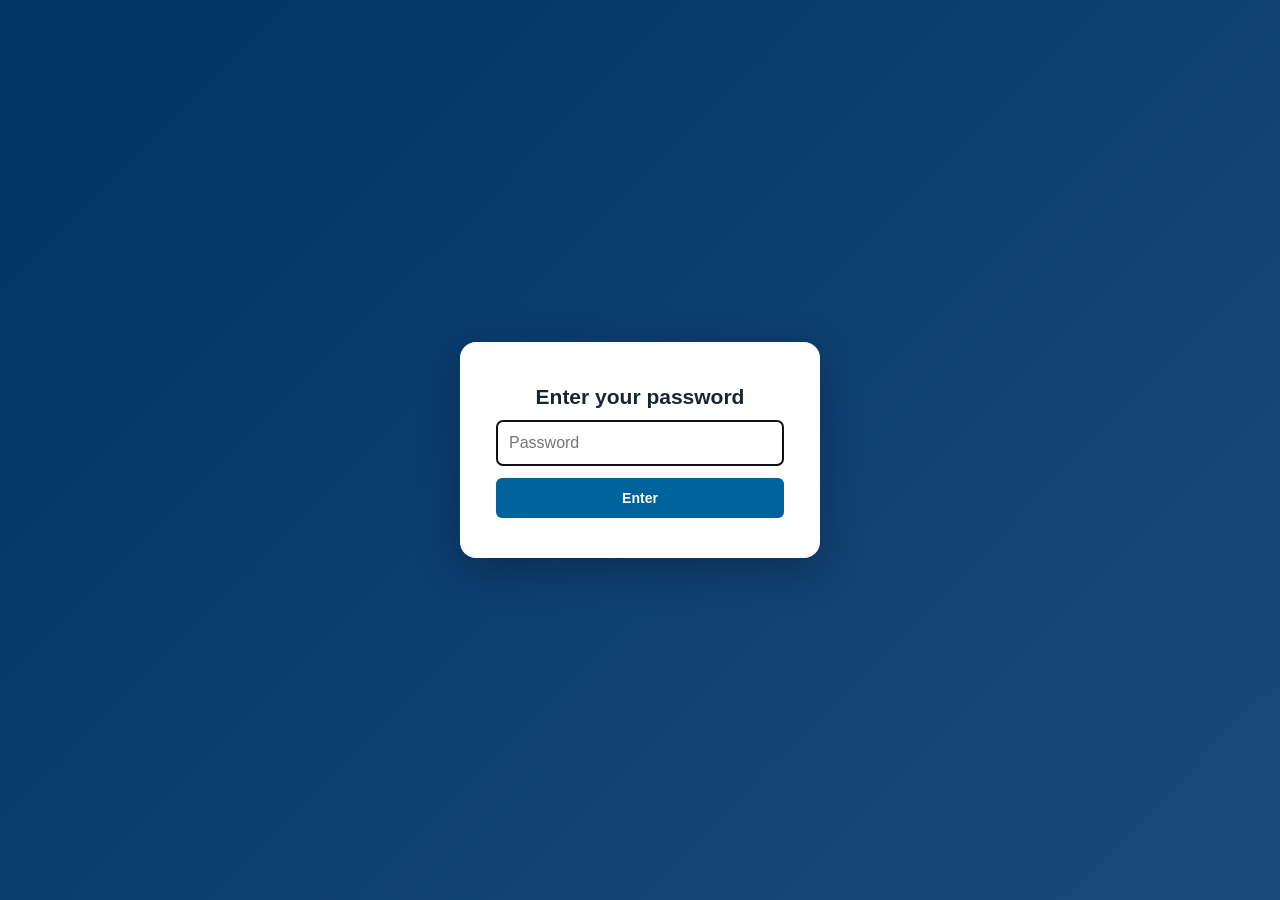
<file: EKG-Rhythm-Trainer.html>
<!DOCTYPE html>
<html lang="en">
<head>
<meta charset="utf-8">
<meta name="viewport" content="width=device-width, initial-scale=1, viewport-fit=cover">
<title>EKG Rhythm Trainer</title>
<style>
:root{
  --ink:#1d2329;--muted:#5d6670;--line:#dfe3e8;--bg:#f5f6f8;--card:#fff;
  --accent:#0b6e79;--accent-soft:#e5f2f3;--ok:#1e7a3a;--ok-bg:#e7f5eb;--bad:#b3261e;--bad-bg:#fbeaea;
  --navh:56px;
}
*{box-sizing:border-box}
html,body{margin:0;background:var(--bg);color:var(--ink);font:15px/1.45 system-ui,-apple-system,"Segoe UI",Roboto,Arial,sans-serif}
html{-webkit-text-size-adjust:100%}
button,select,input{font:inherit;color:inherit}
header{position:sticky;top:0;z-index:5;background:#fff;border-bottom:1px solid var(--line);display:flex;align-items:center;gap:16px;padding:10px 18px;flex-wrap:wrap}
header h1{font-size:18px;margin:0;font-weight:700;letter-spacing:.01em}
header h1 span{color:var(--accent)}
.spacer{flex:1}
.seg{display:inline-flex;border:1px solid var(--line);border-radius:8px;overflow:hidden;background:#fff}
.seg button{border:0;background:none;padding:6px 14px;cursor:pointer;min-width:64px}
.seg button+button{border-left:1px solid var(--line)}
.seg button.on{background:var(--accent);color:#fff}
.seg-label{font-size:12px;color:var(--muted);margin-right:6px}
main{max-width:1320px;margin:0 auto;padding:16px}
.card{background:var(--card);border:1px solid var(--line);border-radius:10px;padding:16px}
.hidden{display:none!important}
.btn{border:1px solid var(--line);background:#fff;border-radius:8px;padding:6px 12px;cursor:pointer}
@media (hover:hover){
  .btn:hover{border-color:#b9c0c8}
  .btn.primary:hover{filter:brightness(1.07)}
}
.btn.primary{background:var(--accent);border-color:var(--accent);color:#fff}
.btn.toggle.on{background:var(--accent-soft);border-color:var(--accent);color:var(--accent);font-weight:600}
.btn:disabled{opacity:.45;cursor:default}
select{border:1px solid var(--line);border-radius:8px;padding:6px 8px;background:#fff}
label.inline{display:inline-flex;align-items:center;gap:6px;font-size:14px}

/* Study layout */
.study{display:grid;grid-template-columns:270px minmax(0,1fr);gap:16px;align-items:start}
.rlist{padding:8px 0;max-height:calc(100vh - 110px);overflow:auto;position:sticky;top:70px}
.rlist h3{font-size:11px;text-transform:uppercase;letter-spacing:.08em;color:var(--muted);margin:12px 14px 4px}
.rlist button{display:block;width:100%;text-align:left;border:0;background:none;padding:5px 14px;cursor:pointer;font-size:14px;border-left:3px solid transparent}
@media (hover:hover){ .rlist button:hover{background:#f2f4f6} }
.rlist button.on{background:var(--accent-soft);border-left-color:var(--accent);color:var(--accent);font-weight:600}
.rselect{display:none;width:100%;margin-bottom:10px}
.title-row{display:flex;align-items:baseline;gap:10px;flex-wrap:wrap;margin-bottom:10px}
.title-row h2{margin:0;font-size:21px}
.chip{font-size:12px;padding:2px 8px;border-radius:10px;background:#eef0f3;color:var(--muted)}
.toolbar{display:flex;flex-wrap:wrap;gap:10px;align-items:center;margin-bottom:12px}
.toolbar .grp{display:inline-flex;align-items:center;gap:6px;flex-wrap:wrap}
.toolbar input[type=range]{width:150px;accent-color:var(--accent)}
.rate-val{font-variant-numeric:tabular-nums;min-width:62px;font-size:14px}
.legend{font-size:12px;color:var(--muted);margin-top:6px}
.crit{width:100%;border-collapse:collapse;margin-top:14px;table-layout:fixed}
.crit th,.crit td{text-align:left;vertical-align:top;padding:8px 10px;border-top:1px solid var(--line);font-size:14px}
.crit th{width:150px;color:var(--muted);font-weight:600}
.crit tr.key td,.crit tr.key th{background:#fafbfc}

/* Strip view */
.sv-scroll{display:inline-block;max-width:100%;vertical-align:top;overflow-x:auto;overflow-y:hidden;border:1px solid #e3b8b8;border-radius:4px;background:#fff7f7;line-height:0}
.sv-canvas{display:block}
.sv-caption{font-size:13px;font-weight:600;color:#4a4f55;margin-top:6px;min-height:19px}
.sv-readout{font-size:13px;color:var(--accent);min-height:20px;margin-top:6px;font-variant-numeric:tabular-nums}
.rot-hint{display:none;font-size:12px;color:var(--muted);margin-top:4px}

/* Quiz */
.quiz-setup{max-width:760px;margin:0 auto}
.quiz-setup h2{margin:0 0 4px;font-size:20px}
.form-grid{display:grid;grid-template-columns:170px 1fr;gap:12px 16px;align-items:center;margin-top:16px}
.form-grid .lbl{font-weight:600;font-size:14px}
.cats{display:flex;flex-wrap:wrap;gap:8px 18px}
.radio-row{display:flex;flex-wrap:wrap;gap:8px 18px}
.qhead{display:flex;align-items:center;gap:14px;flex-wrap:wrap;margin-bottom:10px}
.qhead .prog{font-weight:700}
.qhead .score{color:var(--muted)}
.timer{font-variant-numeric:tabular-nums;font-weight:700;padding:2px 10px;border-radius:12px;background:#eef0f3}
.timer.low{background:var(--bad-bg);color:var(--bad)}
.answers{margin-top:14px}
.mc{display:grid;grid-template-columns:repeat(auto-fill,minmax(260px,1fr));gap:8px}
.mc button{text-align:left;border:1px solid var(--line);background:#fff;border-radius:8px;padding:10px 12px;cursor:pointer;font-size:14.5px}
@media (hover:hover){ .mc button:hover{border-color:#b9c0c8} }
.mc button.sel{border-color:var(--accent);background:var(--accent-soft);font-weight:600}
.mc button.right{border-color:var(--ok);background:var(--ok-bg)}
.mc button.wrong{border-color:var(--bad);background:var(--bad-bg)}
.sys{display:grid;grid-template-columns:150px minmax(0,1fr);gap:8px 12px;align-items:center;max-width:880px}
.sys .lbl{font-weight:600;font-size:14px}
.sys select{width:100%}
.actions{display:flex;gap:10px;margin-top:14px;align-items:center;flex-wrap:wrap}
.fb{margin-top:16px;border-radius:10px;padding:14px 16px;border:1px solid var(--line)}
.fb.ok{background:var(--ok-bg);border-color:#b6dec2}
.fb.bad{background:var(--bad-bg);border-color:#efc2bf}
.fb h3{margin:0 0 6px;font-size:16px}
.steps{width:100%;border-collapse:collapse;margin:8px 0;background:#fff;border-radius:6px;overflow:hidden;table-layout:fixed}
.steps th,.steps td{text-align:left;padding:7px 9px;border-bottom:1px solid var(--line);font-size:13.5px;vertical-align:top}
.steps th{background:#f4f5f7;font-weight:600}
.steps col.c1{width:120px}.steps col.c4{width:44px}
.mark-ok{color:var(--ok);font-weight:700}.mark-bad{color:var(--bad);font-weight:700}
.sum-top{display:flex;gap:24px;flex-wrap:wrap;align-items:center}
.big{font-size:34px;font-weight:800}
.stepacc{display:flex;flex-wrap:wrap;gap:8px;margin-top:10px}
.stepacc span{background:#f1f3f5;border-radius:8px;padding:4px 10px;font-size:13px}
.review-list{width:100%;border-collapse:collapse;margin-top:14px;table-layout:fixed}
.review-list th,.review-list td{text-align:left;padding:7px 9px;border-bottom:1px solid var(--line);font-size:14px}
.review-list col.n{width:44px}.review-list col.m{width:44px}.review-list col.b{width:96px}
#reviewPane{scroll-margin-top:72px}
footer{max-width:1320px;margin:8px auto 24px;padding:0 16px;font-size:12px;color:var(--muted)}
#devNote{display:block;margin-top:2px}

@media (max-width:900px){
  .study{grid-template-columns:minmax(0,1fr)}
  .rlist{display:none}
  .rselect{display:block}
  .form-grid{grid-template-columns:1fr}
  .sys{grid-template-columns:1fr}
  header{gap:10px}
}

/* =====================================================================
   ADAPTIVE UI
   The Device module (script below) sets these attributes on <html>:
     data-device = phone | tablet | desktop   (detected hardware class)
     data-ui     = phone | tablet | desktop   (layout presented; a viewport under 600 px always gets phone)
     data-orient = portrait | landscape
     data-input  = touch | mouse
   ===================================================================== */
button,.btn,.seg button,select,label.inline{-webkit-tap-highlight-color:transparent;touch-action:manipulation}
header{padding-left:max(18px,env(safe-area-inset-left));padding-right:max(18px,env(safe-area-inset-right))}
main{padding-left:max(16px,env(safe-area-inset-left));padding-right:max(16px,env(safe-area-inset-right))}
footer{padding-left:max(16px,env(safe-area-inset-left));padding-right:max(16px,env(safe-area-inset-right))}

/* ---- Touch devices (phone + tablet): finger-sized targets, no iOS focus-zoom ---- */
html[data-input=touch] .btn{min-height:44px;padding:8px 16px}
html[data-input=touch] select{min-height:44px;font-size:16px;padding:8px 10px}
html[data-input=touch] .seg button{min-height:44px;padding:8px 16px}
html[data-input=touch] label.inline{min-height:40px}
html[data-input=touch] input[type=radio],html[data-input=touch] input[type=checkbox]{width:20px;height:20px;accent-color:var(--accent)}
html[data-input=touch] .rlist button{padding:11px 14px}
html[data-input=touch] .mc button{min-height:48px}
html[data-input=touch] .toolbar input[type=range]{height:32px}

/* ---- Phone ---- */
html[data-ui=phone] header{padding:8px max(12px,env(safe-area-inset-right)) 8px max(12px,env(safe-area-inset-left));gap:8px;flex-wrap:nowrap}
html[data-ui=phone] header h1{font-size:16px;white-space:nowrap}
html[data-ui=phone] .seg-label{display:none}
html[data-ui=phone] .seg button{min-width:56px;padding:8px 12px}
html[data-ui=phone] main{padding:8px max(8px,env(safe-area-inset-right)) 12px max(8px,env(safe-area-inset-left))}
html[data-ui=phone] .card{padding:12px;border-radius:8px}
html[data-ui=phone] .title-row h2{font-size:18px}
html[data-ui=phone] footer{font-size:11px;padding-left:max(12px,env(safe-area-inset-left));padding-right:max(12px,env(safe-area-inset-right))}
html[data-ui=phone] .cats{display:grid;grid-template-columns:1fr 1fr}
html[data-ui=phone] .radio-row{flex-direction:column}
html[data-ui=phone] .sys .lbl{margin-top:8px}
html[data-ui=phone] .sv-readout{min-height:0}
html[data-ui=phone] .sv-readout:empty{display:none}
html[data-ui=phone] .sv-caption{min-height:0}
html[data-ui=phone] .sv-caption:empty{display:none}

/* Phone, portrait: bottom tab bar, stacked controls, one-column tables */
html[data-ui=phone][data-orient=portrait] main{padding-bottom:calc(var(--navh) + env(safe-area-inset-bottom) + 12px)}
html[data-ui=phone][data-orient=portrait] footer{margin-bottom:calc(var(--navh) + env(safe-area-inset-bottom) + 12px)}
html[data-ui=phone][data-orient=portrait] #tabSeg{position:fixed;left:0;right:0;bottom:0;z-index:20;display:flex;border-radius:0;border:0;border-top:1px solid var(--line);box-shadow:0 -2px 8px rgba(0,0,0,.07);height:calc(var(--navh) + env(safe-area-inset-bottom));padding-bottom:env(safe-area-inset-bottom)}
html[data-ui=phone][data-orient=portrait] #tabSeg button{flex:1;font-size:15px;padding:0}
html[data-ui=phone][data-orient=portrait] .toolbar{gap:8px}
html[data-ui=phone][data-orient=portrait] #sNew,
html[data-ui=phone][data-orient=portrait] .toolbar .grp{flex:1 1 100%}
html[data-ui=phone][data-orient=portrait] .toolbar .grp{flex-wrap:nowrap}
html[data-ui=phone][data-orient=portrait] .toolbar .grp select{flex:1 1 0;width:0;min-width:0}
html[data-ui=phone][data-orient=portrait] .toolbar input[type=range]{flex:1;width:auto;min-width:0}
html[data-ui=phone][data-orient=portrait] .toolbar .btn.toggle{flex:1 1 0}
html[data-ui=phone][data-orient=portrait] .mc{grid-template-columns:1fr}
html[data-ui=phone][data-orient=portrait] .qhead{gap:8px 12px}
html[data-ui=phone][data-orient=portrait] .qhead .spacer{flex-basis:100%;height:0}
html[data-ui=phone][data-orient=portrait] .qhead .btn{flex:1}
html[data-ui=phone][data-orient=portrait] #qRun .actions{position:sticky;bottom:calc(var(--navh) + env(safe-area-inset-bottom));z-index:4;background:var(--card);margin:14px -12px 0;padding:10px 12px;border-top:1px solid var(--line)}
html[data-ui=phone][data-orient=portrait] #qRun .actions .btn{flex:1}
html[data-ui=phone][data-orient=portrait] #sView .rot-hint,
html[data-ui=phone][data-orient=portrait] #qView .rot-hint{display:block}

html[data-ui=phone][data-orient=portrait] .crit,
html[data-ui=phone][data-orient=portrait] .crit tbody,
html[data-ui=phone][data-orient=portrait] .crit tr{display:block}
html[data-ui=phone][data-orient=portrait] .crit tr{padding:6px 0;border-top:1px solid var(--line)}
html[data-ui=phone][data-orient=portrait] .crit th,
html[data-ui=phone][data-orient=portrait] .crit td{display:block;width:auto;border:0;padding:1px 0}
html[data-ui=phone][data-orient=portrait] .crit th{font-size:12px;text-transform:uppercase;letter-spacing:.05em}
html[data-ui=phone][data-orient=portrait] .crit tr.key{background:#fafbfc;padding:6px 8px;border-radius:6px}
html[data-ui=phone][data-orient=portrait] .crit tr.key td,
html[data-ui=phone][data-orient=portrait] .crit tr.key th{background:none}

html[data-ui=phone][data-orient=portrait] .steps,
html[data-ui=phone][data-orient=portrait] .steps tbody{display:block}
html[data-ui=phone][data-orient=portrait] .steps colgroup{display:none}
html[data-ui=phone][data-orient=portrait] .steps tr{display:grid;grid-template-columns:minmax(0,1fr) 28px;padding:6px 8px;border-bottom:1px solid var(--line)}
html[data-ui=phone][data-orient=portrait] .steps tr:first-child{display:none}
html[data-ui=phone][data-orient=portrait] .steps td{border:0;padding:1px 0}
html[data-ui=phone][data-orient=portrait] .steps td.sn{grid-column:1;grid-row:1;font-weight:600}
html[data-ui=phone][data-orient=portrait] .steps td.sm{grid-column:2;grid-row:1;text-align:right}
html[data-ui=phone][data-orient=portrait] .steps td.sy,
html[data-ui=phone][data-orient=portrait] .steps td.sa{grid-column:1/-1}
html[data-ui=phone][data-orient=portrait] .steps td.sy::before{content:'You: ';color:var(--muted)}
html[data-ui=phone][data-orient=portrait] .steps td.sa::before{content:'Accepted: ';color:var(--muted)}

html[data-ui=phone][data-orient=portrait] .review-list,
html[data-ui=phone][data-orient=portrait] .review-list tbody{display:block}
html[data-ui=phone][data-orient=portrait] .review-list colgroup{display:none}
html[data-ui=phone][data-orient=portrait] .review-list tr{display:grid;grid-template-columns:30px minmax(0,1fr) 24px auto;column-gap:8px;align-items:center;padding:8px 0;border-bottom:1px solid var(--line)}
html[data-ui=phone][data-orient=portrait] .review-list tr:first-child{display:none}
html[data-ui=phone][data-orient=portrait] .review-list td{border:0;padding:0;font-size:13px}
html[data-ui=phone][data-orient=portrait] .review-list td.rn{grid-column:1;grid-row:1/3}
html[data-ui=phone][data-orient=portrait] .review-list td.ra{grid-column:2;grid-row:1}
html[data-ui=phone][data-orient=portrait] .review-list td.rc{grid-column:2;grid-row:2}
html[data-ui=phone][data-orient=portrait] .review-list td.rm{grid-column:3;grid-row:1/3}
html[data-ui=phone][data-orient=portrait] .review-list td.rb{grid-column:4;grid-row:1/3}
html[data-ui=phone][data-orient=portrait] .review-list td.ra::before{content:'You: ';color:var(--muted)}
html[data-ui=phone][data-orient=portrait] .review-list td.rc::before{content:'Answer: ';color:var(--muted)}

/* Phone, landscape: save vertical space — header scrolls away, tabs stay in the header */
html[data-ui=phone][data-orient=landscape] header{position:static;padding-top:4px;padding-bottom:4px}
html[data-ui=phone][data-orient=landscape] header h1{font-size:15px}
html[data-ui=phone][data-orient=landscape] .card{padding:10px}

  /* ---- Access gate (same methodology as EMR-Sim.html) ---- */
  #rhythmGate{
    position:fixed;inset:0;z-index:9999;
    background:linear-gradient(135deg,#003366 0%,#1a4a7a 100%);
    display:flex;align-items:center;justify-content:center;
    font-family:-apple-system,BlinkMacSystemFont,'Segoe UI','Helvetica Neue',sans-serif;
    padding:20px;box-sizing:border-box;
  }
  #rhythmGate .gate-box{
    background:#fff;border-radius:16px;padding:40px 36px;
    box-shadow:0 12px 40px rgba(0,0,0,0.25);
    max-width:360px;width:100%;text-align:center;box-sizing:border-box;
  }
  #rhythmGate h2{margin:0 0 8px;font-size:1.4em;color:#1a2530;font-weight:700;letter-spacing:normal;text-transform:none;}
  #rhythmGate input[type="password"]{
    width:100%;padding:10px 12px;font-size:16px;border:1px solid #9fabb5;
    border-radius:6px;margin:0 0 12px;box-sizing:border-box;background:#fff;color:#1a2530;
    font-family:inherit;display:block;
  }
  #rhythmGate button{
    width:100%;padding:10px;font-size:14px;font-weight:600;color:#fff;
    background:#00629b;border:none;border-radius:6px;cursor:pointer;font-family:inherit;display:block;
  }
  #rhythmGate button:hover{background:#003865;}
  #rhythmGate .gate-error{color:#c8102e;font-size:12.5px;margin:10px 0 0;display:none;}
</style>
</head>
<body>
<div id="rhythmGate">
  <div class="gate-box">
    <h2>Enter your password</h2>
    <input type="password" id="rhythmGatePassword" placeholder="Password" autocomplete="off">
    <button type="button" id="rhythmGateSubmit">Enter</button>
    <p class="gate-error" id="rhythmGateError">Incorrect password. Try again.</p>
  </div>
</div>

<div id="appMain" style="display:none;">

<header>
  <h1>EKG <span>Rhythm Trainer</span></h1>
  <div class="seg" id="tabSeg"><button data-tab="study" class="on">Study</button><button data-tab="quiz">Quiz</button></div>
  <div class="spacer"></div>
  <span class="seg-label">Display</span>
  <div class="seg" id="modeSeg"><button data-mode="static" class="on">Strip</button><button data-mode="live">Live</button></div>
</header>

<main>
  <!-- STUDY -->
  <section id="studyTab" class="study">
    <nav class="card rlist" id="rlist" aria-label="Rhythm bank"></nav>
    <div class="card">
      <select class="rselect" id="rselect" aria-label="Choose rhythm"></select>
      <div class="title-row"><h2 id="sTitle"></h2><span class="chip" id="sGroup"></span></div>
      <div class="toolbar">
        <button class="btn primary" id="sNew" title="Generate a new variation of this rhythm">New variation</button>
        <span class="grp" id="sRateGrp"><span id="sRateLbl">Rate</span><input type="range" id="sRate"><span class="rate-val" id="sRateVal"></span></span>
        <span class="grp">Artifact
          <select id="sArt"><option value="none">None</option><option value="tremor">Muscle tremor</option><option value="ac">60-cycle interference</option><option value="wander">Wandering baseline</option><option value="loose">Loose lead / motion</option><option value="mixed">Mixed</option></select>
          <select id="sSev"><option value="mild">Mild</option><option value="moderate" selected>Moderate</option><option value="severe">Severe</option></select>
        </span>
        <button class="btn toggle" id="sLabels">Labels</button>
        <button class="btn toggle" id="sCal">Calipers</button>
        <button class="btn toggle hidden" id="sFreeze">Freeze</button>
      </div>
      <div id="sView"></div>
      <div class="legend">Lead II · 25 mm/s · 10 mm/mV · 1 small box = 40 ms / 0.1 mV · 1 large box = 200 ms / 0.5 mV · tick marks at top = 1 s (tall tick every 3 s) · strip = 6 s</div>
      <table class="crit" id="sCrit"></table>
    </div>
  </section>

  <!-- QUIZ -->
  <section id="quizTab" class="hidden">
    <div class="card quiz-setup" id="qSetup">
      <h2>Quiz setup</h2>
      <div style="color:var(--muted);font-size:14px">Every question is a newly generated strip, so no two quizzes are alike.</div>
      <div class="form-grid">
        <div class="lbl">Quiz type</div>
        <div class="radio-row">
          <label class="inline"><input type="radio" name="qtype" value="quick" checked> Quick — name the rhythm</label>
          <label class="inline"><input type="radio" name="qtype" value="sys"> Systematic — step-by-step</label>
        </div>
        <div class="lbl">Questions</div>
        <div><select id="qN"><option>5</option><option selected>10</option><option>15</option><option>20</option><option>30</option><option>50</option></select></div>
        <div class="lbl">Time per question</div>
        <div><select id="qTime"><option value="0" selected>Off</option><option value="15">15 s</option><option value="30">30 s</option><option value="45">45 s</option><option value="60">60 s</option><option value="90">90 s</option></select></div>
        <div class="lbl">Feedback</div>
        <div class="radio-row">
          <label class="inline"><input type="radio" name="qfb" value="now" checked> After each question</label>
          <label class="inline"><input type="radio" name="qfb" value="end"> At the end</label>
        </div>
        <div class="lbl">Artifact</div>
        <div><select id="qArt"><option value="0">None</option><option value="0.3" selected>Occasional</option><option value="0.7">Frequent</option></select></div>
        <div class="lbl">Rhythm categories</div>
        <div class="cats" id="qCats"></div>
      </div>
      <div class="actions"><button class="btn primary" id="qStart">Start quiz</button><span id="qSetupMsg" style="color:var(--bad);font-size:14px"></span></div>
    </div>

    <div class="card hidden" id="qRun">
      <div class="qhead">
        <span class="prog" id="qProg"></span>
        <span class="score" id="qScore"></span>
        <span class="timer hidden" id="qTimer"></span>
        <div class="spacer"></div>
        <button class="btn toggle" id="qCal">Calipers</button>
        <button class="btn toggle hidden" id="qFreeze">Freeze</button>
        <button class="btn toggle hidden" id="qLabels">Labels</button>
        <button class="btn" id="qQuit">End quiz</button>
      </div>
      <div id="qView"></div>
      <div class="answers" id="qAnswers"></div>
      <div class="actions">
        <button class="btn primary" id="qSubmit">Submit</button>
        <button class="btn primary hidden" id="qNext">Next</button>
      </div>
      <div id="qFeedback"></div>
    </div>

    <div class="card hidden" id="qSummary">
      <div class="sum-top">
        <div><div style="color:var(--muted);font-size:13px">Interpretation score</div><div class="big" id="sumScore"></div></div>
        <div id="sumDetail" style="flex:1;min-width:240px"></div>
        <div class="actions" style="margin-top:0"><button class="btn primary" id="qRetake">Retake (same settings)</button><button class="btn" id="qNewSetup">New setup</button></div>
      </div>
      <div id="reviewPane" class="hidden" style="margin-top:16px">
        <div class="title-row"><h2 id="rvTitle" style="font-size:18px"></h2><span class="chip" id="rvGroup"></span><div class="spacer"></div><button class="btn toggle" id="rvCal">Calipers</button><button class="btn toggle on" id="rvLabels">Labels</button></div>
        <div id="rvView"></div>
        <div id="rvSteps"></div>
        <table class="crit" id="rvCrit"></table>
      </div>
      <table class="review-list" id="reviewList"></table>
    </div>
  </section>
</main>
<footer>Educational simulation for rhythm-recognition practice. Waveforms are computer-generated from physiologic timing rules, not patient recordings, and are not intended for clinical decision-making.<span id="devNote"></span></footer>

</div><!-- /appMain -->

<script>
'use strict';
/* =====================================================================
   DEVICE DETECTION
   Classifies the client (phone / tablet / desktop), its input type
   (touch / mouse) and orientation, publishes them as data-* attributes on
   <html> for the CSS above, and notifies listeners when anything changes.
   Override for previewing: add ?device=phone, ?device=tablet or ?device=desktop to the URL.
   ===================================================================== */
const Device = (function(){
  const root = document.documentElement, nav = navigator, ua = nav.userAgent || '';
  const mq = q => { try{ return !!(window.matchMedia && window.matchMedia(q).matches); }catch(e){ return false; } };
  const forced = (new URLSearchParams(location.search).get('device') || '').toLowerCase();
  const isForced = (forced==='phone' || forced==='tablet' || forced==='desktop');
  const listeners = []; let info = {}, pending = false;

  function hardware(){
    if(isForced) return forced;
    const tp = nav.maxTouchPoints || 0, shortSide = Math.min(screen.width || innerWidth, screen.height || innerHeight);
    if(/iPad/.test(ua) || (nav.platform==='MacIntel' && tp>1)) return 'tablet';   // iPadOS reports as a Mac
    if(/iPhone|iPod/.test(ua)) return 'phone';
    if(/Android/i.test(ua)) return /Mobile/i.test(ua) ? 'phone' : 'tablet';       // Android tablets omit "Mobile"
    if(nav.userAgentData && nav.userAgentData.mobile) return shortSide<600 ? 'phone' : 'tablet';
    if(mq('(pointer: coarse)') && mq('(hover: none)')) return shortSide<600 ? 'phone' : 'tablet';
    return 'desktop';
  }
  function orientation(type){
    const viewport = window.innerWidth > window.innerHeight ? 'landscape' : 'portrait';
    if(isForced || type==='desktop') return viewport;
    // Device orientation is used on handhelds so the on-screen keyboard cannot flip the layout
    if(screen.orientation && screen.orientation.type) return /landscape/.test(screen.orientation.type) ? 'landscape' : 'portrait';
    if(typeof window.orientation==='number') return Math.abs(window.orientation)===90 ? 'landscape' : 'portrait';
    return viewport;
  }
  function compute(){
    const type = hardware();
    const ui = (window.innerWidth < 600) ? 'phone' : type;      // a phone-width viewport always gets the phone layout
    const touch = isForced ? type!=='desktop' : (type!=='desktop' || mq('(pointer: coarse)'));
    return {type, ui, touch, orient:orientation(type)};
  }
  function apply(){
    const n = compute(), key = [n.type,n.ui,n.orient,n.touch].join('|'), changed = key!==info.key;
    n.key = key; info = n;
    root.dataset.device = n.type; root.dataset.ui = n.ui; root.dataset.orient = n.orient; root.dataset.input = n.touch ? 'touch' : 'mouse';
    const note = document.getElementById('devNote');
    if(note) note.textContent = 'Layout: '+({phone:'Phone',tablet:'Tablet',desktop:'Desktop'})[n.ui]+(n.ui!=='desktop' ? ' · '+n.orient : '')+(isForced ? ' (set by URL)' : ' (auto-detected)');
    if(changed) listeners.forEach(f=>f(n));
  }
  function schedule(){ if(pending) return; pending = true; requestAnimationFrame(()=>{ pending = false; apply(); }); }
  window.addEventListener('resize', schedule);
  window.addEventListener('orientationchange', ()=>setTimeout(schedule,150));
  if(screen.orientation && screen.orientation.addEventListener) screen.orientation.addEventListener('change', schedule);
  apply();
  return { get info(){ return info; }, onChange:f=>listeners.push(f) };
})();

/* =====================================================================
   CONSTANTS — paper geometry (all drawing is done in millimetres)
   ===================================================================== */
const DT = 0.001;            // sample interval (s)
const MM_PER_S = 25;         // paper speed
const MM_PER_MV = 10;        // gain
const STRIP_S = 6;           // strip length (s)
const STRIP_MM = STRIP_S * MM_PER_S;  // 150 mm
const MARGIN_MM = 10;        // left margin holding the 1 mV calibration pulse
const H_MM = 48;             // strip height
const BASE_MM = 22;          // isoelectric line position from top
const LIVE_S = 300;          // length of generated live sequence (s)

/* =====================================================================
   RANDOM + NOISE
   ===================================================================== */
function mulberry32(a){return function(){a|=0;a=a+0x6D2B79F5|0;let t=Math.imul(a^a>>>15,1|a);t=t+Math.imul(t^t>>>7,61|t)^t;return((t^t>>>14)>>>0)/4294967296;};}
function makeRng(seed){
  const f = mulberry32(seed>>>0);
  return {
    next:f,
    u:(a,b)=>a+(b-a)*f(),
    i:(a,b)=>Math.floor(a+(b-a+1)*f()),
    pick:arr=>arr[Math.floor(f()*arr.length)],
    chance:p=>f()<p
  };
}
function newSeed(){return Math.floor(Math.random()*2147483647)+1;}
// Smooth random signal in [-1,1] with cosine interpolation between nodes
function makeNoise(rng, spacing, t0, t1){
  const n = Math.ceil((t1-t0)/spacing)+3, v = new Float32Array(n);
  for(let i=0;i<n;i++) v[i]=rng.u(-1,1);
  return t=>{
    const x=(t-t0)/spacing; let i=Math.floor(x);
    if(i<0) i=0; if(i>n-2) i=n-2;
    const f=x-i, w=(1-Math.cos(Math.PI*f))/2;
    return v[i]*(1-w)+v[i+1]*w;
  };
}

/* =====================================================================
   WAVE MORPHOLOGIES  (components = [offset s, sigma s, amplitude mV])
   ===================================================================== */
function morphNormal(r, sc){
  const w=r.u(0.9,1.12), q=r.chance(0.6)?-r.u(0.04,0.12)*sc:0, R=r.u(0.85,1.35)*sc, S=-r.u(0.08,0.3)*sc;
  return {id:'N', c:[[-0.026*w,0.0075*w,q],[0,0.0105*w,R],[0.024*w,0.008*w,S]], on:-0.042*w, off:0.04*w, T:{type:'qt', s:r.u(0.04,0.05)}};
}
function morphWide(r, sc, o={}){
  const sg = o.sign!=null ? o.sign : (r.chance(0.6)?1:-1);
  const w = o.w || r.u(0.14,0.19), k = w/0.16, A = r.u(1.0,1.55)*sc*(o.amp||1);
  return {id:o.id||'W', c:[[-0.03*k,0.012*k,sg*A*r.u(0,0.18)],[0,0.022*k,sg*A],[0.048*k,0.022*k,-sg*A*r.u(0.25,0.55)]],
    on:-0.062*k, off:0.098*k, T:{type:'fixed', off:0.098*k+0.17, s:0.065, a:-sg*r.u(0.3,0.5)*sc*(o.amp||1)}};
}
function morphAberrant(r, sc){
  const R=r.u(0.8,1.2)*sc;
  return {id:'A', c:[[-0.025,0.007,-0.06*sc],[0,0.011,R],[0.04,0.02,-0.38*R]], on:-0.04, off:0.098, T:{type:'qt', s:0.05, a:r.u(-0.1,0.12)}};
}
function pShapeNormal(a, r){
  return r.chance(0.3) ? {c:[[-0.012,0.018,a*0.72],[0.014,0.017,a*0.66]], txt:'P'} : {c:[[0,0.022,a]], txt:'P'};
}
const ECTOPIC_P = [
  a=>({c:[[0,0.016,a*1.15]], txt:'P′'}),                              // narrow, peaked
  a=>({c:[[-0.016,0.015,a*0.7],[0.022,0.015,-a*0.55]], txt:'P′'}),     // biphasic
  a=>({c:[[0,0.02,-a*0.75]], txt:'P′'}),                              // inverted
  a=>({c:[[0,0.026,a*0.45]], txt:'P′'}),                              // low, flat
  a=>({c:[[-0.02,0.013,a*0.8],[0.02,0.013,a*0.8]], txt:'P′'})          // notched
];
function pEctopic(r, a){ return r.pick(ECTOPIC_P)(a||r.u(0.11,0.17)); }
function pDistinct(r, n){ // n distinct ectopic shapes
  const idx=[0,1,2,3,4]; for(let i=idx.length-1;i>0;i--){const j=Math.floor(r.next()*(i+1));[idx[i],idx[j]]=[idx[j],idx[i]];}
  return idx.slice(0,n).map(k=>ECTOPIC_P[k](r.u(0.11,0.17)));
}
function pRetro(a){ return {c:[[0,0.018,-a]], txt:'P′'}; }

/* =====================================================================
   STRIP BUILDER
   ===================================================================== */
class Strip{
  constructor(rng, t0, t1){
    this.rng=rng; this.t0=t0; this.t1=t1;
    this.ev=[]; this.cont=[]; this.beats=[]; this.ps=[]; this.notes=[]; this.fLabels=[];
    this.caption=''; this.ans={}; this.rateOverride=null; this.qrsOverride=null;
    this.sc=rng.u(0.8,1.25); this.pAmp=rng.u(0.1,0.2); this.tAmp=rng.u(0.2,0.38);
    this.qrsN=morphNormal(rng,this.sc); this.pN=pShapeNormal(this.pAmp,rng);
  }
  comps(t, list){ for(const k of list) if(k[2]!==0) this.ev.push({c:t+k[0], s:k[1], a:k[2]}); }
  P(t, shape, o={}){
    shape = shape || this.pN; this.comps(t, shape.c);
    const p={t, lab:o.lab!==false, txt:shape.txt||'P'}; this.ps.push(p); return p;
  }
  QRS(t, m, o={}){
    m = m || this.qrsN; this.comps(t, m.c);
    const b={t, on:t+m.on, off:t+m.off, dur:m.off-m.on, label:o.label||'', morphId:m.id};
    if(o.pOn!=null) b.pr = b.on - o.pOn;
    if(o.T!==false && m.T){
      const rr=o.rr||1, s=m.T.s, a=(m.T.a!=null?m.T.a:this.tAmp);
      let pk;
      if(m.T.type==='qt'){ const qt=Math.min(0.46,Math.max(0.28,0.39*Math.sqrt(rr))); pk=t+m.on+qt-2*s; }
      else { pk=t+Math.min(m.T.off, Math.max(m.off+0.07, rr*0.6)); }
      this.ev.push({c:pk, s, a}); this.ev.push({c:pk-0.07, s:s*1.3, a:a*0.3});
      b.tPeak=pk;
    }
    this.beats.push(b); return b;
  }
  // P wave at pt followed by a QRS with P-onset→QRS-onset interval = pr
  conduct(pt, pr, m, o={}){
    m = m || this.qrsN;
    this.P(pt, o.pShape, {lab:o.pLab});
    return this.QRS(pt-0.05+pr-m.on, m, {rr:o.rr, pOn:pt-0.05, label:o.label});
  }
  note(t, txt){ this.notes.push({t, txt}); }
}

function render(S, D){
  const n=Math.round(D/DT)+1, b=new Float32Array(n);
  for(const e of S.ev){
    const lo=e.c-4*e.s, hi=e.c+4*e.s; if(hi<0||lo>D) continue;
    const i0=Math.max(0,Math.ceil(lo/DT)), i1=Math.min(n-1,Math.floor(hi/DT)), inv=1/(2*e.s*e.s);
    for(let i=i0;i<=i1;i++){ const x=i*DT-e.c; b[i]+=e.a*Math.exp(-x*x*inv); }
  }
  for(const f of S.cont) for(let i=0;i<n;i++) b[i]+=f(i*DT);
  return b;
}

/* =====================================================================
   RHYTHM GENERATOR HELPERS
   ===================================================================== */
function sinusRun(S, rate, o={}){
  const r=S.rng, RR=60/rate, pr=o.pr||r.u(0.13,0.19);
  let t=S.t0+r.u(0,RR), prev=RR;
  while(t<S.t1){
    S.conduct(t, pr, o.morph, {rr:prev});
    const rr = o.rrFn ? o.rrFn(t,RR) : RR*(1+r.u(-0.012,0.012));
    t+=rr; prev=rr;
  }
  return pr;
}
// Sinus rhythm with an intermittent event every gmin..gmax beats; the first event lands early in the visible strip.
function sinusEctopy(S, rate, gmin, gmax, handler, o={}){
  const r=S.rng, RR=60/rate, pr=o.pr||r.u(0.13,0.19);
  let tP=S.t0+r.u(0,RR);
  let next=Math.max(1, Math.round((r.u(0.7,2.4)-(tP+pr))/RR));
  let last=null; const c={RR, pr};
  while(tP<S.t1){
    if(next<=0 && last){
      c.tP=tP; c.last=last;
      const res=handler(S,c); tP=res.nextP; if(res.last) last=res.last;
      next=r.i(gmin,gmax); continue;
    }
    last=S.conduct(tP, pr, o.morph, {rr:RR}); tP+=RR*(1+r.u(-0.01,0.01)); next--;
  }
  return pr;
}
// Strictly repeating PVC pattern (n = beats per group: 2 bigeminy, 3 trigeminy, 4 quadrigeminy).
// Each group = (n-1) conducted sinus beats + 1 PVC at a fixed coupling interval; the sinus P wave that falls
// under the PVC is blocked, so every pause after a PVC is fully compensatory. The pattern is already running
// at the first visible beat, and its phase is chosen so at least two PVCs always appear on the 6-second strip.
function ectopicPattern(S, rate, n){
  const r=S.rng, RR=60/rate, G=n*RR, pr=r.u(0.13,0.19), cf=r.u(0.58,0.68), mV=morphWide(r,S.sc,{id:'V1'});
  const d=(n-2)*RR + (pr-0.05-S.qrsN.on) + cf*RR;      // group start -> PVC
  const a=r.u(0.5, Math.max(0.6, 5.6-G));              // time of the first visible PVC
  let T=a-d; while(T>S.t0) T-=G;                        // start the pattern before the strip begins
  while(T<S.t1){
    let last=null;
    for(let i=0;i<n-1;i++) last=S.conduct(T+i*RR+r.u(-0.006,0.006), pr, null, {rr:RR});
    S.QRS(last.t+cf*RR+r.u(-0.003,0.003), mV, {rr:RR, label:PVC_LABEL});
    S.P(T+(n-1)*RR, null, {lab:false});                 // blocked sinus P under the PVC
    T+=G;
  }
}
function dissocP(S, arate, amp){
  const r=S.rng, PP=60/arate, shape=amp?{c:[[0,0.022,amp]],txt:'P'}:S.pN;
  let t=S.t0+r.u(0,PP);
  while(t<S.t1){ S.P(t, shape); t+=PP*(1+r.u(-0.008,0.008)); }
}
function fibWaves(S, coarse){
  const r=S.rng, A=coarse?r.u(0.13,0.22):r.u(0.045,0.075);
  const n1=makeNoise(r,r.u(0.032,0.045),S.t0,S.t1), n2=makeNoise(r,0.085,S.t0,S.t1), e=makeNoise(r,0.8,S.t0,S.t1);
  S.cont.push(t=>A*(0.75*n1(t)+0.4*n2(t))*(0.75+0.25*e(t)));
}
function afib(S, rate){
  const r=S.rng, mean=60/rate, coarse=r.chance(0.5);
  fibWaves(S, coarse);
  let t=S.t0+r.u(0,mean), prev=mean, lastRR=0;
  while(t<S.t1){
    S.QRS(t, S.qrsN, {rr:prev});
    let rr=mean*r.u(0.58,1.42);
    if(Math.abs(rr-lastRR)<0.06) rr+=mean*0.18*(r.chance(0.5)?1:-1);   // avoid accidental regularity
    rr=Math.max(rr,0.3); lastRR=rr; t+=rr; prev=rr;
  }
  S.caption='Fibrillatory (f) waves — no discrete P waves'; S.noT=true;
}
function flutter(S, vrate, mode){
  const r=S.rng, N=(mode==='var')?3:mode;
  const ar=Math.min(350,Math.max(240,vrate*N)), FF=60/ar, A=r.u(0.22,0.36), base=S.t0+r.u(0,FF);
  S.cont.push(t=>{ let x=((t-base)/FF)%1; if(x<0)x+=1; const v=x<0.68?-x/0.68:-(1-x)/0.32; return A*(v+0.5); });
  const d=r.u(0.2,0.27); let ft=base, prev=N*FF;
  while(ft<S.t1){
    S.QRS(ft+d, S.qrsN, {rr:prev});
    const step = mode==='var' ? r.pick([2,2,3,4,4]) : N;
    prev=step*FF; ft+=prev;
  }
  for(let j=0;;j++){ const tt=base+(j+0.68)*FF; if(tt>S.t1) break; S.fLabels.push(tt); }
  S.caption='Flutter (F) waves ≈ '+Math.round(ar)+'/min'; S.noT=true;
}
function junctionalRun(S, rate){
  const r=S.rng, RR=60/rate, v=r.pick(['none','before','after']), pR=pRetro(r.u(0.07,0.12));
  let t=S.t0+r.u(0,RR);
  while(t<S.t1){
    if(v==='before') S.conduct(t+S.qrsN.on+0.05-0.08, 0.08, null, {rr:RR, pShape:pR});
    else { S.QRS(t, S.qrsN, {rr:RR}); if(v==='after') S.P(t+0.1, pR); }
    t+=RR*(1+r.u(-0.01,0.01));
  }
  S.ans.pr = v==='before' ? ['short','na'] : ['na'];
}
function ventRun(S, rate, m, jitter){
  const r=S.rng, RR=60/rate; let t=S.t0+r.u(0,RR);
  while(t<S.t1){ S.QRS(t, m, {rr:RR}); t+=RR*(1+r.u(-jitter,jitter)); }
}
function vfib(S, A){
  const r=S.rng, n1=makeNoise(r,r.u(0.07,0.1),S.t0,S.t1), n2=makeNoise(r,0.045,S.t0,S.t1), e=makeNoise(r,r.u(0.8,1.5),S.t0,S.t1);
  S.cont.push(t=>A*(0.85*n1(t)+0.35*n2(t))*(0.65+0.35*e(t)));
  S.caption='Chaotic waveform — no identifiable P, QRS, or T';
}
function prAns(pr){ return pr>0.205 ? ['long'] : ['normal']; }

/* =====================================================================
   RHYTHM BANK
   ans: acceptable systematic answers (reg / p / pr). Rate band and QRS
   width are computed from the generated strip itself.
   ===================================================================== */
const PVC_LABEL='PVC';
const RH_LIST = [
/* ---------- SINUS ---------- */
{id:'nsr', g:'Sinus', name:'Normal sinus rhythm', rate:[60,100],
 gen:(S,rt)=>{ sinusRun(S,rt); },
 ans:{reg:['reg'],p:['normal'],pr:['normal']},
 crit:{rate:'60–100/min',rhythm:'Regular',p:'Upright, uniform; one before every QRS',pr:'120–200 ms, constant',qrs:'< 120 ms',key:'Every interval normal; every P wave conducts'}},
{id:'sbrady', g:'Sinus', name:'Sinus bradycardia', rate:[35,59],
 gen:(S,rt)=>{ sinusRun(S,rt); },
 ans:{reg:['reg'],p:['normal'],pr:['normal']},
 crit:{rate:'< 60/min',rhythm:'Regular',p:'Upright, uniform; one before every QRS',pr:'120–200 ms, constant',qrs:'< 120 ms',key:'Normal sinus mechanism at a rate below 60'}},
{id:'stach', g:'Sinus', name:'Sinus tachycardia', rate:[101,160],
 gen:(S,rt)=>{ sinusRun(S,rt,{pr:S.rng.u(0.12,0.16)}); },
 ans:{reg:['reg'],p:['normal'],pr:['normal']},
 crit:{rate:'101–160/min',rhythm:'Regular',p:'Upright, uniform; may merge with the preceding T wave at faster rates',pr:'120–200 ms (often near the short end)',qrs:'< 120 ms',key:'Sinus P waves still identifiable before each QRS'}},
{id:'sarr', g:'Sinus', name:'Sinus arrhythmia', rate:[55,95],
 gen:(S,rt)=>{ const A=S.rng.u(0.18,0.28),Tr=S.rng.u(3,5),ph=S.rng.u(0,6.28); sinusRun(S,rt,{rrFn:(t,RR)=>RR*(1+A*Math.sin(2*Math.PI*t/Tr+ph))}); S.caption='R–R gradually shortens and lengthens (phasic)'; },
 ans:{reg:['irr','pat'],p:['normal'],pr:['normal']},
 crit:{rate:'Usually 60–100/min',rhythm:'Irregular in a gradual, cyclic (phasic) pattern',p:'Upright, identical shape throughout',pr:'120–200 ms, constant',qrs:'< 120 ms',key:'Rate gradually speeds up and slows down; P-wave shape never changes'}},

/* ---------- ATRIAL ---------- */
{id:'pac', g:'Atrial', name:'Sinus rhythm with PACs', rate:[60,100],
 gen:(S,rt)=>{ const pE=pEctopic(S.rng); sinusEctopy(S,rt,3,6,(S,c)=>{ const r=S.rng; let pp=c.last.tPeak+r.u(0.04,0.16); pp=Math.min(pp,c.tP-0.2); pp=Math.max(pp,c.last.t+0.25); const b=S.conduct(pp,r.u(0.12,0.18),null,{rr:pp-c.last.t+0.1,pShape:pE,label:'PAC'}); return {nextP:pp+c.RR*r.u(1.0,1.06),last:b}; }); },
 ans:{reg:['int'],p:['premature'],pr:['normal']},
 crit:{rate:'Underlying rate (usually 60–100)',rhythm:'Regular, interrupted by early beats',p:'Premature P′ with a different shape (may distort the preceding T)',pr:'Normal; the PAC’s PR may differ slightly',qrs:'< 120 ms',key:'Early P′–QRS followed by a non-compensatory pause'}},
{id:'pacb', g:'Atrial', name:'Blocked (non-conducted) PAC', rate:[60,95],
 gen:(S,rt)=>{ const pE=pEctopic(S.rng); sinusEctopy(S,rt,3,6,(S,c)=>{ const r=S.rng; const pp=c.last.tPeak+r.u(-0.02,0.05); S.P(pp,pE); S.note(pp,'non-conducted'); return {nextP:pp+c.RR*r.u(1.05,1.12)}; }); S.caption='Look at the T wave before each pause'; },
 ans:{reg:['int'],p:['premature','more'],pr:['normal']},
 crit:{rate:'Underlying sinus rate',rhythm:'Regular, interrupted by a pause',p:'Premature P′ buried in/deforming the preceding T wave, not followed by a QRS',pr:'Normal for conducted beats',qrs:'< 120 ms',key:'Most common cause of an unexpected pause — compare the T waves'}},
{id:'paca', g:'Atrial', name:'PAC with aberrant conduction', rate:[60,100],
 gen:(S,rt)=>{ const pE=pEctopic(S.rng), mA=morphAberrant(S.rng,S.sc); sinusEctopy(S,rt,3,6,(S,c)=>{ const r=S.rng; let pp=c.last.tPeak+r.u(0.02,0.1); pp=Math.min(pp,c.tP-0.18); const b=S.conduct(pp,r.u(0.12,0.18),mA,{rr:0.6,pShape:pE,label:'Aberrant PAC'}); return {nextP:pp+c.RR*r.u(1.0,1.06),last:b}; }); },
 ans:{reg:['int'],p:['premature'],pr:['normal']},
 crit:{rate:'Underlying sinus rate',rhythm:'Regular, interrupted by early beats',p:'Premature P′ precedes the early beat',pr:'Normal or slightly prolonged for the PAC',qrs:'Early beat is wide (aberrant); others narrow',key:'A premature P′ before a wide beat distinguishes it from a PVC'}},
{id:'wap', g:'Atrial', name:'Wandering atrial pacemaker', rate:[60,100],
 gen:(S,rt)=>{ const r=S.rng,RR=60/rt,shapes=[S.pN,...pDistinct(r,3)],prs=shapes.map((_,i)=>i===0?r.u(0.15,0.19):r.u(0.12,0.16)); let t=S.t0+r.u(0,RR),idx=0,cnt=r.i(1,2),prev=RR; while(t<S.t1){ S.conduct(t,prs[idx],null,{rr:prev,pShape:shapes[idx]}); const rr=RR*r.u(0.9,1.12); t+=rr; prev=rr; if(--cnt<=0){idx=(idx+1)%shapes.length;cnt=r.i(1,2);} } },
 ans:{reg:['irr','int'],p:['multi'],pr:['variable','normal']},
 crit:{rate:'< 100/min',rhythm:'Slightly irregular',p:'At least 3 different P-wave shapes',pr:'Varies with the P-wave site',qrs:'< 120 ms',key:'Same picture as MAT, but rate under 100'}},
{id:'mat', g:'Atrial', name:'Multifocal atrial tachycardia', rate:[105,150],
 gen:(S,rt)=>{ const r=S.rng,RR=60/rt,shapes=[S.pN,...pDistinct(r,3)]; let t=S.t0+r.u(0,RR),prev=RR,last=-1; while(t<S.t1){ let k; do{k=r.i(0,shapes.length-1);}while(k===last); last=k; S.conduct(t,r.u(0.1,0.21),null,{rr:prev,pShape:shapes[k]}); const rr=RR*r.u(0.75,1.25); t+=rr; prev=rr; } },
 ans:{reg:['irr'],p:['multi'],pr:['variable']},
 crit:{rate:'> 100/min',rhythm:'Irregularly irregular',p:'At least 3 different P-wave shapes',pr:'Varies',qrs:'< 120 ms',key:'Distinct P waves (≥3 shapes) separate MAT from atrial fibrillation'}},
{id:'atach', g:'Atrial', name:'Atrial tachycardia', rate:[140,220],
 gen:(S,rt)=>{ const pE=pEctopic(S.rng,S.rng.u(0.12,0.17)); const r=S.rng,RR=60/rt,pr=r.u(0.12,0.16); let t=S.t0+r.u(0,RR); while(t<S.t1){ S.conduct(t,pr,null,{rr:RR,pShape:pE}); t+=RR*(1+r.u(-0.006,0.006)); } },
 ans:{reg:['reg'],p:['abnormal'],pr:['normal','short']},
 crit:{rate:'Usually 150–250/min',rhythm:'Regular',p:'Uniform but abnormal (ectopic) P′ — may sit on the preceding T',pr:'Normal or short',qrs:'< 120 ms',key:'Ectopic P′ visible before each QRS'}},
{id:'svt', g:'Atrial', name:'Supraventricular tachycardia (SVT)', rate:[150,240],
 gen:(S,rt)=>{ const r=S.rng,RR=60/rt,retro=r.chance(0.3); let t=S.t0+r.u(0,RR); while(t<S.t1){ S.QRS(t,S.qrsN,{rr:RR}); if(retro) S.P(t+0.075,pRetro(0.06)); t+=RR; } S.caption='No visible P waves before the QRS'; },
 ans:{reg:['reg'],p:['absent'],pr:['na']},
 crit:{rate:'150–250/min',rhythm:'Regular (very)',p:'Not visible — hidden in the QRS or just after it',pr:'Not measurable',qrs:'< 120 ms',key:'Regular narrow-complex tachycardia with no visible P waves'}},
{id:'afc', g:'Atrial', name:'Atrial fibrillation (controlled rate)', rate:[60,100],
 gen:(S,rt)=>afib(S,rt),
 ans:{reg:['irr'],p:['fib'],pr:['na']},
 crit:{rate:'Ventricular 60–100/min',rhythm:'Irregularly irregular',p:'None — fibrillatory baseline (coarse or fine f waves)',pr:'None',qrs:'< 120 ms',key:'Irregularly irregular with no discernible P waves'}},
{id:'afr', g:'Atrial', name:'Atrial fibrillation with RVR', rate:[110,170],
 gen:(S,rt)=>afib(S,rt),
 ans:{reg:['irr'],p:['fib'],pr:['na']},
 crit:{rate:'Ventricular > 100/min',rhythm:'Irregularly irregular',p:'None — fibrillatory baseline',pr:'None',qrs:'< 120 ms',key:'Rapid ventricular response; irregularity persists even at fast rates'}},
{id:'afs', g:'Atrial', name:'Atrial fibrillation (slow ventricular response)', rate:[38,58],
 gen:(S,rt)=>afib(S,rt),
 ans:{reg:['irr'],p:['fib'],pr:['na']},
 crit:{rate:'Ventricular < 60/min',rhythm:'Irregularly irregular',p:'None — fibrillatory baseline',pr:'None',qrs:'< 120 ms',key:'Long, unequal R–R intervals over a fibrillatory baseline'}},
{id:'afl2', g:'Atrial', name:'Atrial flutter with 2:1 block', rate:[125,170],
 gen:(S,rt)=>flutter(S,rt,2),
 ans:{reg:['reg'],p:['flutter','more'],pr:['na']},
 crit:{rate:'Atrial 250–350; ventricular ≈ 150/min',rhythm:'Regular',p:'Sawtooth F waves; every other one hides in the QRS or T',pr:'Not measured',qrs:'< 120 ms',key:'Regular narrow tachycardia near 150 — look for hidden F waves'}},
{id:'afl3', g:'Atrial', name:'Atrial flutter with 3:1 block', rate:[85,115],
 gen:(S,rt)=>flutter(S,rt,3),
 ans:{reg:['reg'],p:['flutter','more'],pr:['na']},
 crit:{rate:'Atrial 250–350; ventricular ≈ 100/min',rhythm:'Regular',p:'Sawtooth F waves, 3 per QRS',pr:'Not measured',qrs:'< 120 ms',key:'Three F waves for every QRS'}},
{id:'afl4', g:'Atrial', name:'Atrial flutter with 4:1 block', rate:[63,87],
 gen:(S,rt)=>flutter(S,rt,4),
 ans:{reg:['reg'],p:['flutter','more'],pr:['na']},
 crit:{rate:'Atrial 250–350; ventricular ≈ 75/min',rhythm:'Regular',p:'Sawtooth F waves, 4 per QRS',pr:'Not measured',qrs:'< 120 ms',key:'Classic sawtooth baseline between QRS complexes'}},
{id:'aflv', g:'Atrial', name:'Atrial flutter with variable block', rate:[75,125],
 gen:(S,rt)=>flutter(S,rt,'var'),
 ans:{reg:['irr','pat'],p:['flutter','more'],pr:['na']},
 crit:{rate:'Atrial 250–350; ventricular varies',rhythm:'Irregular (R–R are multiples of the F–F interval)',p:'Sawtooth F waves',pr:'Not measured',qrs:'< 120 ms',key:'Irregular rhythm with flutter waves — not atrial fibrillation'}},

/* ---------- JUNCTIONAL ---------- */
{id:'pjc', g:'Junctional', name:'Sinus rhythm with PJCs', rate:[60,100],
 gen:(S,rt)=>{ const v=S.rng.pick(['none','before','after']), pR=pRetro(S.rng.u(0.07,0.11)); sinusEctopy(S,rt,3,6,(S,c)=>{ const r=S.rng, q=c.last.t+c.RR*r.u(0.5,0.62); let b; if(v==='before') b=S.conduct(q+S.qrsN.on+0.05-0.08,0.08,null,{rr:0.7,pShape:pR,label:'PJC'}); else { b=S.QRS(q,S.qrsN,{rr:0.7,label:'PJC'}); if(v==='after') S.P(q+0.1,pR); } return {nextP:q-c.pr+c.RR*r.u(1.02,1.1),last:b}; }); },
 ans:{reg:['int'],p:['normal','absent'],pr:['normal']},
 crit:{rate:'Underlying rate',rhythm:'Regular, interrupted by early beats',p:'Early beat has no P, an inverted P′ just before (PR < 120 ms), or P′ just after the QRS',pr:'Normal for sinus beats',qrs:'< 120 ms',key:'Early narrow beat without a normal upright P wave'}},
{id:'jesc', g:'Junctional', name:'Junctional escape rhythm', rate:[40,60],
 gen:(S,rt)=>junctionalRun(S,rt),
 ans:{reg:['reg'],p:['absent'],pr:['na']},
 crit:{rate:'40–60/min',rhythm:'Regular',p:'Absent, or inverted just before / after the QRS',pr:'< 120 ms if a P′ precedes the QRS',qrs:'< 120 ms',key:'Narrow, regular, 40–60, without upright P waves'}},
{id:'ajr', g:'Junctional', name:'Accelerated junctional rhythm', rate:[61,100],
 gen:(S,rt)=>junctionalRun(S,rt),
 ans:{reg:['reg'],p:['absent'],pr:['na']},
 crit:{rate:'61–100/min',rhythm:'Regular',p:'Absent, or inverted just before / after the QRS',pr:'< 120 ms if a P′ precedes the QRS',qrs:'< 120 ms',key:'Junctional mechanism faster than the intrinsic 40–60'}},
{id:'jtach', g:'Junctional', name:'Junctional tachycardia', rate:[101,160],
 gen:(S,rt)=>junctionalRun(S,rt),
 ans:{reg:['reg'],p:['absent'],pr:['na']},
 crit:{rate:'> 100/min',rhythm:'Regular',p:'Absent, or inverted just before / after the QRS',pr:'< 120 ms if a P′ precedes the QRS',qrs:'< 120 ms',key:'Narrow tachycardia with inverted or absent P waves'}},

/* ---------- VENTRICULAR ---------- */
{id:'pvc', g:'Ventricular', name:'Sinus rhythm with unifocal PVCs', rate:[60,100],
 gen:(S,rt)=>{ const mV=morphWide(S.rng,S.sc,{id:'V1'}); sinusEctopy(S,rt,3,7,(S,c)=>{ const q=c.last.t+c.RR*S.rng.u(0.5,0.68); const b=S.QRS(q,mV,{rr:c.RR,label:PVC_LABEL}); S.P(c.tP,null,{lab:false}); return {nextP:c.tP+c.RR,last:b}; }); },
 ans:{reg:['int'],p:['normal'],pr:['normal']},
 crit:{rate:'Underlying rate',rhythm:'Regular, interrupted by early beats',p:'None before the PVC (sinus P is hidden)',pr:'Normal for sinus beats',qrs:'PVC ≥ 120 ms, bizarre, T opposite the QRS',key:'All PVCs look alike; full compensatory pause'}},
{id:'pvcm', g:'Ventricular', name:'Sinus rhythm with multifocal PVCs', rate:[60,100],
 gen:(S,rt)=>{ const ms=[morphWide(S.rng,S.sc,{id:'V1',sign:1}),morphWide(S.rng,S.sc,{id:'V2',sign:-1,w:S.rng.u(0.15,0.2)})]; let k=0; sinusEctopy(S,rt,2,4,(S,c)=>{ const q=c.last.t+c.RR*S.rng.u(0.5,0.68); const b=S.QRS(q,ms[k],{rr:c.RR,label:PVC_LABEL}); k=1-k; S.P(c.tP,null,{lab:false}); return {nextP:c.tP+c.RR,last:b}; }); },
 ans:{reg:['int'],p:['normal'],pr:['normal']},
 crit:{rate:'Underlying rate',rhythm:'Regular, interrupted by early beats',p:'None before the PVCs',pr:'Normal for sinus beats',qrs:'PVCs wide, with 2 or more different shapes',key:'Different PVC morphologies = different ventricular foci'}},
{id:'ront', g:'Ventricular', name:'R-on-T PVC', rate:[60,100],
 gen:(S,rt)=>{ const mV=morphWide(S.rng,S.sc,{id:'V1'}); sinusEctopy(S,rt,4,7,(S,c)=>{ const q=c.last.tPeak+S.rng.u(-0.01,0.025); const b=S.QRS(q,mV,{rr:c.RR,label:'R-on-T'}); S.P(c.tP,null,{lab:false}); return {nextP:c.tP+c.RR,last:b}; }); },
 ans:{reg:['int'],p:['normal'],pr:['normal']},
 crit:{rate:'Underlying rate',rhythm:'Regular, interrupted by an early beat',p:'None before the PVC',pr:'Normal for sinus beats',qrs:'PVC wide and bizarre',key:'PVC lands on the peak/downslope of the preceding T wave (vulnerable period)'}},
{id:'coup', g:'Ventricular', name:'PVC couplet', rate:[60,100],
 gen:(S,rt)=>{ const mV=morphWide(S.rng,S.sc,{id:'V1'}); sinusEctopy(S,rt,4,7,(S,c)=>{ const r=S.rng,q1=c.last.t+c.RR*r.u(0.5,0.65),q2=q1+r.u(0.36,0.46); S.QRS(q1,mV,{rr:0.45,label:PVC_LABEL}); const b=S.QRS(q2,mV,{rr:0.45,label:PVC_LABEL}); let p=c.tP; while(p<q2+0.25){S.P(p,null,{lab:false}); p+=c.RR;} return {nextP:p,last:b}; }); },
 ans:{reg:['int'],p:['normal'],pr:['normal']},
 crit:{rate:'Underlying rate',rhythm:'Regular, interrupted by paired early beats',p:'None before the PVCs',pr:'Normal for sinus beats',qrs:'Two consecutive wide PVCs',key:'Two PVCs in a row'}},
{id:'trip', g:'Ventricular', name:'PVC triplet (run of NSVT)', rate:[60,100],
 gen:(S,rt)=>{ const mV=morphWide(S.rng,S.sc,{id:'V1'}); sinusEctopy(S,rt,4,7,(S,c)=>{ const r=S.rng,iv=r.u(0.3,0.4),q1=c.last.t+c.RR*r.u(0.5,0.65); let b; for(let i=0;i<3;i++) b=S.QRS(q1+i*iv,mV,{rr:iv,label:PVC_LABEL}); let p=c.tP; while(p<q1+2*iv+0.25){S.P(p,null,{lab:false}); p+=c.RR;} return {nextP:p,last:b}; }); },
 ans:{reg:['int'],p:['normal'],pr:['normal']},
 crit:{rate:'Underlying rate; run is > 100/min',rhythm:'Regular, interrupted by a run of early beats',p:'None before the PVCs',pr:'Normal for sinus beats',qrs:'Three consecutive wide PVCs',key:'Three or more PVCs in a row = a run of (nonsustained) VT'}},
{id:'bigem', g:'Ventricular', name:'Ventricular bigeminy', rate:[60,95],
 gen:(S,rt)=>ectopicPattern(S,rt,2),
 ans:{reg:['pat','int'],p:['normal'],pr:['normal']},
 crit:{rate:'Underlying rate',rhythm:'Regularly irregular (repeating pairs)',p:'Normal for sinus beats',pr:'Normal for sinus beats',qrs:'Every other beat is a wide PVC',key:'Sinus, PVC, sinus, PVC… (every PVC follows its sinus beat at the same coupling interval)'}},
{id:'trigem', g:'Ventricular', name:'Ventricular trigeminy', rate:[60,100],
 gen:(S,rt)=>ectopicPattern(S,rt,3),
 ans:{reg:['pat','int'],p:['normal'],pr:['normal']},
 crit:{rate:'Underlying rate',rhythm:'Regularly irregular (repeating groups of 3)',p:'Normal for sinus beats',pr:'Normal for sinus beats',qrs:'Every third beat is a wide PVC',key:'Sinus, sinus, PVC, sinus, sinus, PVC… (fixed coupling interval)'}},
{id:'quadri', g:'Ventricular', name:'Ventricular quadrigeminy', rate:[70,100],
 gen:(S,rt)=>ectopicPattern(S,rt,4),
 ans:{reg:['pat','int'],p:['normal'],pr:['normal']},
 crit:{rate:'Underlying rate',rhythm:'Regularly irregular (repeating groups of 4)',p:'Normal for sinus beats',pr:'Normal for sinus beats',qrs:'Every fourth beat is a wide PVC',key:'Sinus, sinus, sinus, PVC… (fixed coupling interval)'}},
{id:'idio', g:'Ventricular', name:'Idioventricular rhythm', rate:[20,40],
 gen:(S,rt)=>{ ventRun(S,rt,morphWide(S.rng,S.sc,{w:S.rng.u(0.16,0.22),id:'E'}),0.025); },
 ans:{reg:['reg'],p:['absent','na'],pr:['na']},
 crit:{rate:'20–40/min',rhythm:'Regular (may be slightly irregular)',p:'Absent',pr:'None',qrs:'≥ 120 ms, bizarre; T opposite the QRS',key:'Slow, wide ventricular escape rhythm'}},
{id:'aivr', g:'Ventricular', name:'Accelerated idioventricular rhythm (AIVR)', rate:[41,100],
 gen:(S,rt)=>{ ventRun(S,rt,morphWide(S.rng,S.sc,{w:S.rng.u(0.15,0.2),id:'E'}),0.015); if(S.rng.chance(0.4)){ dissocP(S,Math.max(40,rt*S.rng.u(0.7,0.9)),S.pAmp*0.8); S.ans.p=['absent','normal','na']; S.ans.pr=['dissoc','na']; } },
 ans:{reg:['reg'],p:['absent','na'],pr:['na']},
 crit:{rate:'41–100/min',rhythm:'Regular',p:'Usually absent; may be dissociated',pr:'None',qrs:'≥ 120 ms, bizarre',key:'Wide, regular — faster than idioventricular, slower than VT'}},
{id:'vt', g:'Ventricular', name:'Monomorphic ventricular tachycardia', rate:[140,220],
 gen:(S,rt)=>{ ventRun(S,rt,morphWide(S.rng,S.sc,{w:S.rng.u(0.14,0.18),id:'E'}),0.008); if(S.rng.chance(0.4)){ dissocP(S,S.rng.u(65,90),S.pAmp*0.8); S.ans.p=['absent','na','normal']; S.ans.pr=['na','dissoc']; } },
 ans:{reg:['reg'],p:['absent','na'],pr:['na']},
 crit:{rate:'> 100/min (usually 140–250)',rhythm:'Regular',p:'Usually not seen; if seen, dissociated from the QRS',pr:'None',qrs:'≥ 120 ms, uniform shape',key:'Regular wide-complex tachycardia — VT until proven otherwise'}},
{id:'tdp', g:'Ventricular', name:'Polymorphic VT (torsades de pointes)', rate:[190,260],
 gen:(S,rt)=>{ const r=S.rng,f=rt/60,P=r.u(1.6,2.6),A=r.u(0.9,1.3),ph=r.u(0,6.28),ph2=r.u(0,6.28); S.cont.push(t=>{ const env=Math.sin(Math.PI*t/P+ph); const w=Math.sin(2*Math.PI*f*t+ph2+0.25*Math.sin(t*1.3)); const sh=Math.sign(w)*Math.pow(Math.abs(w),0.6); return A*(0.88*env+0.12*Math.sin(0.7*t))*sh; }); S.rateOverride=rt; S.qrsOverride=['wide','none']; S.caption='QRS amplitude and polarity twist around the baseline'; },
 ans:{reg:['irr','none'],p:['na','absent'],pr:['na']},
 crit:{rate:'200–250/min',rhythm:'Irregular',p:'None',pr:'None',qrs:'Wide; amplitude and polarity vary in a spindle pattern',key:'QRS complexes “twist” around the isoelectric line'}},
{id:'vfc', g:'Ventricular', name:'Ventricular fibrillation (coarse)', rate:null,
 gen:(S)=>vfib(S,S.rng.u(1.4,2.2)),
 ans:{reg:['none'],p:['na'],pr:['na']},
 crit:{rate:'Not measurable',rhythm:'Chaotic',p:'None',pr:'None',qrs:'None — irregular, high-amplitude waves',key:'Chaotic, disorganized waveform with larger deflections'}},
{id:'vff', g:'Ventricular', name:'Ventricular fibrillation (fine)', rate:null,
 gen:(S)=>vfib(S,S.rng.u(0.25,0.4)),
 ans:{reg:['none'],p:['na'],pr:['na']},
 crit:{rate:'Not measurable',rhythm:'Chaotic',p:'None',pr:'None',qrs:'None — low-amplitude chaotic waves',key:'Can mimic asystole — look for any undulating activity'}},
{id:'asys', g:'Ventricular', name:'Asystole', rate:null,
 gen:(S)=>{ const r=S.rng,n1=makeNoise(r,1.4,S.t0,S.t1),n2=makeNoise(r,0.02,S.t0,S.t1); S.cont.push(t=>0.03*n1(t)+0.006*n2(t)); if(r.chance(0.3)){ dissocP(S,r.u(30,60)); S.ans.p=['na','more','normal']; } S.caption='No ventricular activity'; },
 ans:{reg:['none'],p:['na'],pr:['na']},
 crit:{rate:'None',rhythm:'None',p:'Usually none (P waves alone = ventricular standstill)',pr:'None',qrs:'None',key:'Flat line with no QRS complexes — confirm in more than one lead'}},
{id:'agonal', g:'Ventricular', name:'Agonal rhythm', rate:[8,20],
 gen:(S,rt)=>{ const r=S.rng,mean=60/rt; let t=r.u(0.4,2.2); while(t>S.t0) t-=mean*r.u(0.7,1.3); while(t<S.t1){ if(t>S.t0) S.QRS(t,morphWide(r,S.sc,{w:r.u(0.22,0.32),amp:r.u(0.35,0.7),id:'G'}),{rr:3}); t+=mean*r.u(0.7,1.3); } },
 ans:{reg:['irr','int'],p:['absent','na'],pr:['na']},
 crit:{rate:'< 20/min',rhythm:'Irregular',p:'None',pr:'None',qrs:'Very wide, bizarre, low amplitude',key:'Occasional wide, bizarre complexes in a dying heart'}},

/* ---------- AV BLOCKS ---------- */
{id:'avb1', g:'AV Blocks', name:'First-degree AV block', rate:[50,95], rl:'Rate',
 gen:(S,rt)=>{ sinusRun(S,rt,{pr:S.rng.u(0.22,0.36)}); },
 ans:{reg:['reg'],p:['normal'],pr:['long']},
 crit:{rate:'Underlying rate',rhythm:'Regular',p:'Normal; one before every QRS',pr:'> 200 ms, constant',qrs:'< 120 ms',key:'Every P conducts, but the PR is prolonged'}},
{id:'mob1', g:'AV Blocks', name:'Second-degree AV block, type I (Wenckebach)', rate:[60,100], rl:'Atrial rate',
 gen:(S,rt)=>{ const r=S.rng,PP=60/rt,pr0=r.u(0.16,0.24),inc0=r.u(0.08,0.14); let t=S.t0+r.u(0,PP),n=r.i(3,5),i=0,pr=pr0,inc=inc0; while(t<S.t1){ if(i<n-1){ S.conduct(t,pr,null,{rr:PP}); pr+=inc; inc*=0.55; } else { S.P(t); S.note(t,'non-conducted'); } i++; if(i>=n){ i=0; pr=pr0; inc=inc0; if(r.chance(0.3)) n=r.i(3,5); } t+=PP; } S.caption='PR lengthens progressively until a P wave is not conducted'; },
 ans:{reg:['pat','irr'],p:['more'],pr:['lengthen']},
 crit:{rate:'Atrial > ventricular',rhythm:'Regularly irregular (group beating)',p:'Regular; some P waves not followed by a QRS',pr:'Progressively lengthens until a QRS is dropped',qrs:'Usually < 120 ms',key:'Longer, longer, longer, drop — then the cycle repeats'}},
{id:'mob2', g:'AV Blocks', name:'Second-degree AV block, type II (Mobitz II)', rate:[60,100], rl:'Atrial rate',
 gen:(S,rt)=>{ const r=S.rng,PP=60/rt,pr=r.u(0.14,0.26),m=r.chance(0.4)?morphAberrant(r,S.sc):S.qrsN; let t=S.t0+r.u(0,PP),n=r.i(3,5),i=0; while(t<S.t1){ if(i<n-1) S.conduct(t,pr,m,{rr:PP}); else { S.P(t); S.note(t,'non-conducted'); } i++; if(i>=n){ i=0; if(r.chance(0.4)) n=r.i(3,5); } t+=PP; } S.ans.pr=prAns(pr); S.caption='Constant PR, then a sudden non-conducted P'; },
 ans:{reg:['pat','int'],p:['more'],pr:['normal']},
 crit:{rate:'Atrial > ventricular',rhythm:'Regular, interrupted by dropped beats',p:'Regular; some P waves not followed by a QRS',pr:'Constant (normal or prolonged) in conducted beats',qrs:'Often ≥ 120 ms',key:'Dropped beats without any PR lengthening beforehand'}},
{id:'avb21', g:'AV Blocks', name:'2:1 AV block', rate:[70,110], rl:'Atrial rate',
 gen:(S,rt)=>{ const r=S.rng,PP=60/rt,pr=r.u(0.14,0.26),m=r.chance(0.3)?morphAberrant(r,S.sc):S.qrsN; let t=S.t0+r.u(0,PP),i=r.i(0,1); while(t<S.t1){ if(i%2===0) S.conduct(t,pr,m,{rr:2*PP}); else S.P(t); i++; t+=PP; } S.ans.pr=prAns(pr); S.caption='Every other P wave is conducted'; },
 ans:{reg:['reg'],p:['more'],pr:['normal']},
 crit:{rate:'Ventricular = ½ atrial',rhythm:'Regular',p:'Two P waves for every QRS (one may sit on the T)',pr:'Constant in conducted beats',qrs:'Narrow or wide',key:'Cannot be classified as type I vs type II from this strip alone'}},
{id:'hgavb', g:'AV Blocks', name:'High-grade (advanced) AV block', rate:[70,110], rl:'Atrial rate',
 gen:(S,rt)=>{ const r=S.rng,PP=60/rt,pr=r.u(0.14,0.24),N=r.pick([3,4]); let t=S.t0+r.u(0,PP),i=r.i(0,N-1); while(t<S.t1){ if(i%N===0) S.conduct(t,pr,null,{rr:N*PP}); else S.P(t); i++; t+=PP; } S.ans.pr=prAns(pr); S.caption=N+':1 conduction — two or more consecutive P waves blocked'; },
 ans:{reg:['reg','pat','int'],p:['more'],pr:['normal']},
 crit:{rate:'Ventricular slow (often < 40)',rhythm:'Regular or patterned',p:'Regular; ≥ 2 consecutive P waves not conducted',pr:'Constant in conducted beats',qrs:'Narrow or wide',key:'3:1 or higher conduction ratio with a fixed PR'}},
{id:'chbj', g:'AV Blocks', name:'Third-degree AV block (junctional escape)', dx:'chb', rate:[40,58], rl:'Ventricular rate',
 gen:(S,rt)=>{ ventRun(S,rt,S.qrsN,0.01); dissocP(S,S.rng.u(Math.max(68,rt*1.5),100)); S.caption='P waves and QRS complexes are independent (AV dissociation)'; },
 ans:{reg:['reg'],p:['more'],pr:['dissoc']},
 crit:{rate:'Atrial 60–100; ventricular 40–60',rhythm:'Atrial regular; ventricular regular',p:'Regular, more P waves than QRS complexes',pr:'No relationship — P waves march through',qrs:'< 120 ms (junctional escape)',key:'Complete AV dissociation with a narrow escape rhythm'}},
{id:'chbv', g:'AV Blocks', name:'Third-degree AV block (ventricular escape)', dx:'chb', rate:[22,40], rl:'Ventricular rate',
 gen:(S,rt)=>{ ventRun(S,rt,morphWide(S.rng,S.sc,{w:S.rng.u(0.16,0.2),id:'E'}),0.01); dissocP(S,S.rng.u(60,95)); S.caption='P waves and QRS complexes are independent (AV dissociation)'; },
 ans:{reg:['reg'],p:['more'],pr:['dissoc']},
 crit:{rate:'Atrial 60–100; ventricular 20–40',rhythm:'Atrial regular; ventricular regular',p:'Regular, more P waves than QRS complexes',pr:'No relationship — P waves march through',qrs:'≥ 120 ms (ventricular escape)',key:'Complete AV dissociation with a wide, slow escape rhythm'}}
];
const RH = {}; RH_LIST.forEach(r=>{ RH[r.id]=r; if(!r.dx) r.dx=r.id; });
const DX_NAMES = {}; RH_LIST.forEach(r=>{ if(!DX_NAMES[r.dx]) DX_NAMES[r.dx] = (r.dx==='chb') ? 'Third-degree (complete) AV block' : r.name; });
const GROUPS = ['Sinus','Atrial','Junctional','Ventricular','AV Blocks'];

// Look-alike rhythms used as quick-quiz distractors
const CONFUSE = {
  nsr:['sarr','avb1','stach','sbrady'], sbrady:['jesc','nsr','avb1','afs'], stach:['atach','svt','afl2','nsr'], sarr:['nsr','wap','afc','pac'],
  pac:['pjc','pvc','pacb','sarr'], pacb:['mob2','pac','mob1','sbrady'], paca:['pvc','pac','pjc','pvcm'], wap:['mat','sarr','pac','afc'],
  mat:['afr','wap','atach','aflv'], atach:['svt','stach','afl2','mat'], svt:['atach','stach','afl2','jtach'], afc:['mat','aflv','sarr','afr'],
  afr:['mat','svt','aflv','afc'], afs:['afc','jesc','aflv','sbrady'], afl2:['stach','svt','atach','afl4'], afl3:['afl2','afl4','aflv','afc'],
  afl4:['afl2','afl3','aflv','afc'], aflv:['afc','afl4','mat','afr'], pjc:['pac','pvc','paca','pacb'], jesc:['sbrady','idio','ajr','chbj'],
  ajr:['jesc','aivr','nsr','jtach'], jtach:['svt','stach','ajr','atach'], pvc:['pvcm','paca','pjc','bigem'], pvcm:['pvc','coup','trip','paca'],
  ront:['pvc','tdp','coup','pvcm'], coup:['trip','pvcm','bigem','pvc'], trip:['coup','vt','pvcm','tdp'], bigem:['trigem','quadri','pvc','coup'],
  trigem:['bigem','quadri','pvc','pvcm'], quadri:['trigem','bigem','pvc','pvcm'], idio:['aivr','jesc','chbv','agonal'],
  aivr:['idio','vt','ajr','jesc'], vt:['svt','tdp','aivr','vfc'], tdp:['vfc','vt','vff','trip'], vfc:['vff','tdp','vt','asys'],
  vff:['asys','vfc','agonal','tdp'], asys:['vff','agonal','chbv','vfc'], agonal:['idio','asys','vff','chbv'], avb1:['nsr','mob1','sbrady','mob2'],
  mob1:['mob2','avb21','pacb','avb1'], mob2:['mob1','avb21','pacb','hgavb'], avb21:['mob2','mob1','hgavb','sbrady'],
  hgavb:['chbv','avb21','mob2','chbj'], chbj:['hgavb','avb21','jesc','mob2'], chbv:['hgavb','idio','avb21','mob2']
};

/* =====================================================================
   ARTIFACT
   ===================================================================== */
function applyArtifact(S, type, sev, rng){
  if(!type || type==='none') return;
  const m={mild:0.5,moderate:1,severe:1.7}[sev]||1, a=S.t0, b=S.t1, add=f=>S.cont.push(f);
  const tremor=k=>{ const n=makeNoise(rng,0.007,a,b), e=makeNoise(rng,0.6,a,b); add(t=>0.07*k*m*n(t)*(0.45+0.55*Math.max(0,e(t)+0.4))); };
  const ac=k=>{ const ph=rng.u(0,6.28); add(t=>0.035*k*m*Math.sin(2*Math.PI*60*t+ph)); };
  const wander=k=>{ const f=rng.u(0.18,0.35), ph=rng.u(0,6.28), n=makeNoise(rng,1.6,a,b); add(t=>0.32*k*m*(0.75*Math.sin(2*Math.PI*f*t+ph)+0.45*n(t))); };
  const loose=k=>{
    const list=[{s:rng.u(0.5,2.8),d:rng.u(0.4,1.1),off:rng.u(-0.4,0.4)}];
    for(let t=4+rng.u(0,2); t<b; t+=rng.u(2,5)) list.push({s:t,d:rng.u(0.3,1.1),off:rng.u(-0.4,0.4)});
    const n=makeNoise(rng,0.03,a,b), n2=makeNoise(rng,0.012,a,b);
    add(t=>{ let lo=0,hi=list.length-1; while(lo<hi){ const mid=(lo+hi+1)>>1; if(list[mid].s<=t) lo=mid; else hi=mid-1; } const B=list[lo]; if(t<B.s||t>B.s+B.d) return 0; const env=Math.sin(Math.PI*(t-B.s)/B.d); return k*m*env*(0.7*n(t)+0.3*n2(t)+B.off); });
  };
  if(type==='tremor') tremor(1); else if(type==='ac') ac(1); else if(type==='wander') wander(1); else if(type==='loose') loose(1);
  else if(type==='mixed'){ tremor(0.7); wander(0.7); }
}

/* =====================================================================
   BUILD + ANSWER KEY
   ===================================================================== */
function buildStrip(id, seed, rate, art, live){
  const R=RH[id], rng=makeRng(seed), D=live?LIVE_S:STRIP_S;
  const S=new Strip(rng, -3, D+1.5);
  const rt = R.rate ? (rate!=null ? rate : Math.round(rng.u(R.rate[0],R.rate[1]))) : null;
  S.rate=rt; R.gen(S, rt);
  if(art && art.type && art.type!=='none') applyArtifact(S, art.type, art.sev, makeRng((seed*7919+13)>>>0));
  S.ps.sort((x,y)=>x.t-y.t); S.beats.sort((x,y)=>x.t-y.t);
  S.buf=render(S, D); S.D=D; S.id=id;
  return S;
}
const RATE_BANDS = [
  {k:'none', label:'No measurable ventricular rate'},
  {k:'lt60', label:'Less than 60/min', lo:0, hi:59},
  {k:'n', label:'60–100/min', lo:60, hi:100},
  {k:'t1', label:'101–150/min', lo:101, hi:150},
  {k:'t2', label:'More than 150/min', lo:151, hi:9999}
];
function computeTruth(S){
  const R=RH[S.id], bs=S.beats.filter(b=>b.t>=0&&b.t<=STRIP_S);
  let vals=null;
  if(S.rateOverride!=null) vals=[S.rateOverride];
  else if(bs.length>=2){ let sum=0; for(let i=1;i<bs.length;i++) sum+=bs[i].t-bs[i-1].t; vals=[60/(sum/(bs.length-1)), bs.length*10]; }
  else if(bs.length===1) vals=[10];
  if(vals && S.rate!=null && R.rl!=='Atrial rate' && S.rateOverride==null) vals.push(S.rate);
  const rate=new Set();
  if(!vals) rate.add('none');
  else for(const v of vals) for(const band of RATE_BANDS) if(band.lo!=null && v>=band.lo-4 && v<=band.hi+4) rate.add(band.k);
  let qrs;
  if(S.qrsOverride) qrs=S.qrsOverride;
  else if(!bs.length) qrs=['none'];
  else { const set=new Set(bs.map(b=>b.dur>=0.12?'wide':'narrow')); qrs = set.size===1 ? [...set] : ['mixed']; }
  const a=Object.assign({}, R.ans, S.ans);
  return {rate:[...rate], reg:a.reg, p:a.p, pr:a.pr, qrs, measured: vals?Math.round(vals[0]):null};
}

/* Systematic answer options */
const OPT = {
  rate: RATE_BANDS.map(b=>[b.k,b.label]),
  reg: [['reg','Regular'],['int','Regular, interrupted by early beats or pauses'],['pat','Regularly irregular (repeating pattern / group beating)'],['irr','Irregularly irregular'],['none','No organized rhythm / no QRS complexes']],
  p: [['normal','Normal sinus P waves, one before each QRS'],['premature','Sinus P waves plus premature P waves of a different shape'],['abnormal','Uniform but abnormal (ectopic) P waves'],['multi','Varying P-wave shapes (3 or more)'],['more','More P waves than QRS complexes'],['flutter','Flutter (sawtooth) waves'],['fib','Fibrillatory baseline, no discrete P waves'],['absent','Absent, hidden, or retrograde (inverted) P waves'],['na','No organized activity to assess']],
  pr: [['normal','120–200 ms and constant'],['short','Shorter than 120 ms'],['long','Longer than 200 ms and constant'],['lengthen','Progressively lengthens until a QRS is dropped'],['variable','Varies without a pattern'],['dissoc','No relationship between P waves and QRS (AV dissociation)'],['na','Not measurable / no P waves']],
  qrs: [['narrow','Narrow (< 120 ms)'],['wide','Wide (≥ 120 ms)'],['mixed','Narrow beats with some wide beats'],['none','No discernible QRS complexes']]
};
const STEP_NAMES = {rate:'Rate', reg:'Rhythm', p:'P waves', pr:'PR interval', qrs:'QRS', dx:'Interpretation'};
function optLabel(step, k){ const o=OPT[step].find(x=>x[0]===k); return o?o[1]:'—'; }

/* =====================================================================
   STRIP VIEW (ECG paper renderer)
   ===================================================================== */
const COL = {bg:'#fff7f7', small:'#f3c4c4', big:'#e08a8a', trace:'#111418', P:'#1f5fbf', QRS:'#b3261e', T:'#2e7d32', note:'#4a4f55', cal:'#00838f'};
const views=[];
class StripView{
  constructor(host){
    this.host=host;
    this.scroller=document.createElement('div'); this.scroller.className='sv-scroll';
    this.canvas=document.createElement('canvas'); this.canvas.className='sv-canvas';
    this.scroller.appendChild(this.canvas); host.appendChild(this.scroller);
    this.capEl=document.createElement('div'); this.capEl.className='sv-caption'; host.appendChild(this.capEl);
    this.readout=document.createElement('div'); this.readout.className='sv-readout'; host.appendChild(this.readout);
    this.hint=document.createElement('div'); this.hint.className='rot-hint'; this.hint.textContent='Tip: rotate your phone to landscape for a larger strip.'; host.appendChild(this.hint);
    this.ctx=this.canvas.getContext('2d');
    this.grid=document.createElement('canvas');
    this.labels=false; this.calipers=false; this.cal={a:30,b:55}; this.drag=null;
    this.S=null; this.mode='static'; this.frozen=false; this.frozenT=0; this.liveStart=0; this.ppm=0; this.dpr=0;
    if(window.ResizeObserver) new ResizeObserver(()=>this.resize()).observe(this.host);
    window.addEventListener('resize',()=>this.resize());
    this.canvas.addEventListener('pointerdown',e=>this.pDown(e));
    this.canvas.addEventListener('pointermove',e=>this.pMove(e));
    window.addEventListener('pointerup',()=>{this.drag=null;});
    views.push(this);
  }
  visible(){ return this.host.offsetParent!==null; }
  setStrip(S, mode){ this.S=S; this.mode=mode; this.frozen=false; this.liveStart=performance.now(); this.resize(true); this.draw(); }
  setLabels(v){ this.labels=v; this.draw(); }
  setCalipers(v){ this.calipers=v; this.canvas.style.touchAction=v?'none':'auto'; this.canvas.style.cursor=v?'ew-resize':'default'; this.draw(); this.updateReadout(); }
  setFrozen(v){ if(v){ this.frozenT=this.curT(); this.frozen=true; } else { this.liveStart=performance.now()-this.frozenT*1000; this.frozen=false; } this.draw(); }
  curT(){ if(this.frozen) return this.frozenT; return ((performance.now()-this.liveStart)/1000) % (this.S?this.S.D:LIVE_S); }
  resize(force){
    const w=this.host.clientWidth-2; if(w<=0) return;
    const ui=document.documentElement.dataset.ui, fit=w/(STRIP_MM+MARGIN_MM);
    // Phones and tablets fit the whole 6-second strip to the available width (no sideways scrolling);
    // desktop keeps whole-pixel scales so the grid stays crisp.
    let ppm;
    if(ui==='phone') ppm=Math.max(2,Math.min(6,Math.floor(fit*20)/20));
    else if(ui==='tablet') ppm=Math.max(3,Math.min(8,Math.floor(fit*20)/20));
    else ppm=Math.max(4,Math.min(8,Math.floor(fit)));
    const dpr=window.devicePixelRatio||1;
    if(!force && ppm===this.ppm && dpr===this.dpr) return;
    this.ppm=ppm; this.dpr=dpr; this.pd=ppm*dpr;
    const cw=(STRIP_MM+MARGIN_MM)*ppm, ch=H_MM*ppm;
    this.canvas.style.width=cw+'px'; this.canvas.style.height=ch+'px';
    this.canvas.width=Math.round(cw*dpr); this.canvas.height=Math.round(ch*dpr);
    this.drawGrid(); this.draw();
  }
  drawGrid(){
    const g=this.grid, p=this.pd, W=this.canvas.width, H=this.canvas.height; g.width=W; g.height=H;
    const c=g.getContext('2d'); c.fillStyle=COL.bg; c.fillRect(0,0,W,H);
    const lineSet=(big)=>{ c.beginPath();
      for(let i=0;i<=STRIP_MM+MARGIN_MM;i++){ if((i%5===0)!==big) continue; const x=Math.round(i*p)+0.5; c.moveTo(x,0); c.lineTo(x,H); }
      for(let j=0;j<=H_MM;j++){ if((j%5===0)!==big) continue; const y=Math.round(j*p)+0.5; c.moveTo(0,y); c.lineTo(W,y); }
      c.stroke(); };
    c.lineWidth=1; c.strokeStyle=COL.small; lineSet(false);
    c.lineWidth=Math.max(1,Math.round(this.dpr*1.2)); c.strokeStyle=COL.big; lineSet(true);
    // 1-second tick marks
    c.strokeStyle='#8a3b3b'; c.lineWidth=Math.max(1.5,1.5*this.dpr);
    for(let s=0;s<=STRIP_S;s++){ const x=Math.round((MARGIN_MM+s*MM_PER_S)*p)+0.5; c.beginPath(); c.moveTo(x,0); c.lineTo(x,(s%3===0?4:2.5)*p); c.stroke(); }
    // 1 mV calibration pulse (10 mm tall, 200 ms wide)
    c.strokeStyle=COL.trace; c.lineWidth=1.4*this.dpr; c.beginPath();
    const y0=BASE_MM*p, y1=(BASE_MM-10)*p;
    c.moveTo(1*p,y0); c.lineTo(3*p,y0); c.lineTo(3*p,y1); c.lineTo(8*p,y1); c.lineTo(8*p,y0); c.lineTo(9.5*p,y0); c.stroke();
  }
  X(t,tA,xmm){ return (MARGIN_MM+xmm+(t-tA)*MM_PER_S)*this.pd; }
  Y(v){ return (BASE_MM-v*MM_PER_MV)*this.pd; }
  vAt(t){ const b=this.S.buf, i=Math.round(t/DT); return (i>=0&&i<b.length)?b[i]:0; }
  vMax(t0,t1){ let m=-1e9; for(let t=t0;t<=t1;t+=DT) m=Math.max(m,this.vAt(t)); return m; }
  draw(){
    if(!this.S || !this.pd) return;
    const c=this.ctx; c.setTransform(1,0,0,1,0,0); c.drawImage(this.grid,0,0);
    const segs=[];
    if(this.mode==='static') segs.push([0,STRIP_S,0]);
    else {
      const T=this.curT(), pass=Math.floor(T/STRIP_S)*STRIP_S, xs=(T-pass)*MM_PER_S, gap=5;
      segs.push([pass,T,0]);
      const startX=xs+gap; if(startX<STRIP_MM) segs.push([pass-STRIP_S+startX/MM_PER_S, pass, startX]);
    }
    for(const s of segs) this.trace(s[0],s[1],s[2]);
    if(this.labels) for(const s of segs) this.drawLabels(s[0],s[1],s[2]);
    this.capEl.textContent = (this.labels && this.S.caption) ? 'Clue: '+this.S.caption : '';
    if(this.calipers) this.drawCalipers();
  }
  trace(tA,tB,xmm){
    const c=this.ctx, b=this.S.buf, Hd=this.canvas.height;
    const i0=Math.max(0,Math.ceil(tA/DT)), i1=Math.min(b.length-1,Math.floor(tB/DT)); if(i1<=i0) return;
    c.strokeStyle=COL.trace; c.lineWidth=1.35*this.dpr; c.lineJoin='round'; c.beginPath();
    for(let i=i0;i<=i1;i++){ const x=this.X(i*DT,tA,xmm); let y=this.Y(b[i]); y=Math.max(1,Math.min(Hd-1,y)); if(i===i0) c.moveTo(x,y); else c.lineTo(x,y); }
    c.stroke();
  }
  text(txt,x,y,color,size,align){
    const c=this.ctx; c.font='600 '+Math.round((size||10)*this.dpr)+'px system-ui,Segoe UI,Arial,sans-serif';
    c.textAlign=align||'center'; c.textBaseline='alphabetic';
    c.lineWidth=3*this.dpr; c.strokeStyle='rgba(255,247,247,0.9)'; c.strokeText(txt,x,y);
    c.fillStyle=color; c.fillText(txt,x,y);
  }
  drawLabels(tA,tB,xmm){
    const S=this.S, p=this.pd, d=this.dpr, inWin=t=>t>=0&&t>=tA+0.02&&t<=tB-0.02, top=11*d;
    for(const pw of S.ps){ if(!pw.lab||!inWin(pw.t)) continue; const y=Math.max(top,this.Y(this.vMax(pw.t-0.03,pw.t+0.03))-5*d); this.text(pw.txt,this.X(pw.t,tA,xmm),y,COL.P,10); }
    const seen={}; let lastPrX=-1e9;
    S.beats.forEach((b,i)=>{
      if(!inWin(b.t)) return;
      const yq=Math.max(top,this.Y(this.vMax(b.on,b.off))-5*d);
      this.text(b.label||'QRS',this.X(b.t,tA,xmm),yq,COL.QRS,b.label?10:9);
      const nb=S.beats[i+1];
      if(!S.noT && b.tPeak && inWin(b.tPeak) && (!nb || nb.on-b.tPeak>0.13)){ const yt=Math.max(top,this.Y(this.vMax(b.tPeak-0.04,b.tPeak+0.04))-5*d); this.text('T',this.X(b.tPeak,tA,xmm),yt,COL.T,10); }
      // PR bracket
      if(b.pr!=null && b.pr>0.04 && inWin(b.on-b.pr)){
        const x0=this.X(b.on-b.pr,tA,xmm), x1=this.X(b.on,tA,xmm), y=40*p, xc=(x0+x1)/2; this.bracket(x0,x1,y,COL.P);
        if(xc-lastPrX>=50*d){ this.text('PR '+ms10(b.pr)+' ms',xc,42.8*p,COL.P,9); lastPrX=xc; }
      }
      // QRS bracket for first beat of each morphology
      const key=b.morphId;
      if(!seen[key]){ seen[key]=1; const x0=this.X(b.on,tA,xmm), x1=this.X(b.off,tA,xmm), y=44.4*p; this.bracket(x0,x1,y,COL.QRS); this.text('QRS '+ms10(b.dur)+' ms',(x0+x1)/2,47.2*p,COL.QRS,9); }
    });
    for(const n of S.notes){ if(!inWin(n.t)) continue; this.text(n.txt,this.X(n.t,tA,xmm),7.6*p,COL.note,9); }
    for(const ft of S.fLabels){ if(!inWin(ft) || S.beats.some(b=>Math.abs(b.t-ft)<0.07)) continue; this.text('F',this.X(ft,tA,xmm),this.Y(this.vAt(ft))+13*d,COL.P,10); }
  }
  bracket(x0,x1,y,color){ const c=this.ctx,d=this.dpr; c.strokeStyle=color; c.lineWidth=1.2*d; c.beginPath(); c.moveTo(x0,y-3*d); c.lineTo(x0,y); c.lineTo(x1,y); c.lineTo(x1,y-3*d); c.stroke(); }
  drawCalipers(){
    const c=this.ctx,p=this.pd,d=this.dpr,H=this.canvas.height, xa=(MARGIN_MM+this.cal.a)*p, xb=(MARGIN_MM+this.cal.b)*p;
    const touch=document.documentElement.dataset.input==='touch', hw=(touch?8:4)*d, hh=(touch?18:10)*d;
    c.fillStyle='rgba(0,131,143,0.08)'; c.fillRect(Math.min(xa,xb),0,Math.abs(xb-xa),H);
    c.strokeStyle=COL.cal; c.lineWidth=(touch?2:1.5)*d;
    for(const x of [xa,xb]){ c.beginPath(); c.moveTo(x,0); c.lineTo(x,H); c.stroke(); c.fillStyle=COL.cal; c.fillRect(x-hw,0,2*hw,hh); }
  }
  updateReadout(){
    if(!this.calipers){ this.readout.textContent=''; return; }
    const mm=Math.abs(this.cal.b-this.cal.a), s=mm/MM_PER_S;
    this.readout.textContent = 'Calipers: '+Math.round(s*1000)+' ms · '+mm.toFixed(1)+' small boxes'+(s>0.15?' · if R–R, rate ≈ '+Math.round(60/s)+'/min':'')+'  — drag a line to move it, or drag on the strip to measure';
  }
  mmFromEvent(e){ const r=this.canvas.getBoundingClientRect(); return Math.max(0,Math.min(STRIP_MM,(e.clientX-r.left)/this.ppm-MARGIN_MM)); }
  pDown(e){
    if(!this.calipers) return; e.preventDefault();
    const touch=(e.pointerType==='touch'||e.pointerType==='pen'), mm=this.mmFromEvent(e), tol=(touch?20:8)/this.ppm;   // wider grab zone for fingers
    if(Math.abs(mm-this.cal.a)<tol) this.drag='a'; else if(Math.abs(mm-this.cal.b)<tol) this.drag='b';
    else { this.cal.a=mm; this.cal.b=mm; this.drag='b'; }
    this.draw(); this.updateReadout();
  }
  pMove(e){ if(!this.drag) return; this.cal[this.drag]=Math.round(this.mmFromEvent(e)*4)/4; this.draw(); this.updateReadout(); }
}
function ms10(v){ return Math.round(v*100)*10; }   // seconds -> milliseconds, nearest 10 ms
// Live-mode animation loop. Touch devices are capped at ~30 fps to save battery and keep phones cool.
let lastFrameTs=0;
function frame(ts){
  const touch=document.documentElement.dataset.input==='touch';
  if(!touch || ts-lastFrameTs>=32){ lastFrameTs=ts; for(const v of views) if(v.S && v.mode==='live' && !v.frozen && v.visible()) v.draw(); }
  requestAnimationFrame(frame);
}

/* =====================================================================
   APP STATE + UI
   ===================================================================== */
const $=id=>document.getElementById(id);
let displayMode='static';
function esc(s){ return String(s).replace(/[&<>"]/g,ch=>({'&':'&amp;','<':'&lt;','>':'&gt;','"':'&quot;'}[ch])); }
function critHTML(R){
  const c=R.crit;
  return '<tr><th>Rate</th><td>'+esc(c.rate)+'</td></tr><tr><th>Rhythm</th><td>'+esc(c.rhythm)+'</td></tr><tr><th>P waves</th><td>'+esc(c.p)+'</td></tr><tr><th>PR interval</th><td>'+esc(c.pr)+'</td></tr><tr><th>QRS</th><td>'+esc(c.qrs)+'</td></tr><tr class="key"><th>Key feature</th><td>'+esc(c.key)+'</td></tr>';
}
function artifactFor(prob){ if(Math.random()>=prob) return {type:'none'}; const types=['tremor','ac','wander','loose','mixed']; const x=Math.random(); return {type:types[Math.floor(Math.random()*types.length)], sev:x<0.45?'mild':(x<0.85?'moderate':'severe')}; }

/* ---------- Study ---------- */
const study={id:'nsr', seed:newSeed(), rate:null, view:null};
function buildStudyNav(){
  const nav=$('rlist'), sel=$('rselect'); let html='', shtml='';
  for(const g of GROUPS){ html+='<h3>'+g+'</h3>'; shtml+='<optgroup label="'+g+'">';
    for(const r of RH_LIST.filter(x=>x.g===g)){ html+='<button data-id="'+r.id+'">'+esc(r.name)+'</button>'; shtml+='<option value="'+r.id+'">'+esc(r.name)+'</option>'; }
    shtml+='</optgroup>'; }
  nav.innerHTML=html; sel.innerHTML=shtml;
  nav.addEventListener('click',e=>{ const b=e.target.closest('button[data-id]'); if(b) selectRhythm(b.dataset.id); });
  sel.addEventListener('change',()=>selectRhythm(sel.value));
}
function selectRhythm(id){
  study.id=id; study.seed=newSeed(); const R=RH[id];
  document.querySelectorAll('#rlist button').forEach(b=>b.classList.toggle('on',b.dataset.id===id)); $('rselect').value=id;
  $('sTitle').textContent=R.name; $('sGroup').textContent=R.g; $('sCrit').innerHTML=critHTML(R);
  const rr=$('sRate'), grp=$('sRateGrp');
  if(R.rate){ grp.classList.remove('hidden'); rr.min=R.rate[0]; rr.max=R.rate[1]; rr.step=1; study.rate=Math.round(R.rate[0]+Math.random()*(R.rate[1]-R.rate[0])); rr.value=study.rate; $('sRateLbl').textContent=R.rl||'Rate'; }
  else { grp.classList.add('hidden'); study.rate=null; }
  regenStudy();
}
function regenStudy(){
  const art={type:$('sArt').value, sev:$('sSev').value};
  $('sRateVal').textContent = study.rate!=null ? study.rate+' /min' : '';
  const S=buildStrip(study.id, study.seed, study.rate, art, displayMode==='live');
  study.view.setStrip(S, displayMode);
  $('sFreeze').classList.toggle('hidden', displayMode!=='live'); $('sFreeze').classList.remove('on');
}
function initStudy(){
  study.view=new StripView($('sView'));
  buildStudyNav();
  $('sNew').onclick=()=>{ study.seed=newSeed(); const R=RH[study.id]; if(R.rate){ study.rate=Math.round(R.rate[0]+Math.random()*(R.rate[1]-R.rate[0])); $('sRate').value=study.rate; } regenStudy(); };
  $('sRate').oninput=()=>{ study.rate=+$('sRate').value; regenStudy(); };
  $('sArt').onchange=regenStudy; $('sSev').onchange=regenStudy;
  $('sLabels').onclick=()=>{ const on=!$('sLabels').classList.contains('on'); $('sLabels').classList.toggle('on',on); study.view.setLabels(on); };
  $('sCal').onclick=()=>{ const on=!$('sCal').classList.contains('on'); $('sCal').classList.toggle('on',on); study.view.setCalipers(on); };
  $('sFreeze').onclick=()=>{ const on=!$('sFreeze').classList.contains('on'); $('sFreeze').classList.toggle('on',on); $('sFreeze').textContent=on?'Resume':'Freeze'; study.view.setFrozen(on); };
  selectRhythm('nsr');
}

/* ---------- Quiz ---------- */
const quiz={settings:null, qs:[], cur:0, view:null, rview:null, timer:null, deadline:0, answered:false, sel:null};
function initQuiz(){
  quiz.view=new StripView($('qView')); quiz.rview=new StripView($('rvView'));
  $('qCats').innerHTML=GROUPS.map(g=>'<label class="inline"><input type="checkbox" value="'+g+'" checked> '+g+' <span style="color:var(--muted);font-size:12px">('+RH_LIST.filter(r=>r.g===g).length+')</span></label>').join('');
  $('qStart').onclick=startQuiz;
  $('qSubmit').onclick=()=>submitAnswer(false);
  $('qNext').onclick=nextQuestion;
  $('qQuit').onclick=()=>{ if(confirmQuit()) finishQuiz(); };
  $('qCal').onclick=()=>{ const on=!$('qCal').classList.contains('on'); $('qCal').classList.toggle('on',on); quiz.view.setCalipers(on); };
  $('qLabels').onclick=()=>{ const on=!$('qLabels').classList.contains('on'); $('qLabels').classList.toggle('on',on); quiz.view.setLabels(on); };
  $('qFreeze').onclick=()=>{ const on=!$('qFreeze').classList.contains('on'); $('qFreeze').classList.toggle('on',on); $('qFreeze').textContent=on?'Resume':'Freeze'; quiz.view.setFrozen(on); };
  $('qRetake').onclick=()=>startQuiz(true);
  $('qNewSetup').onclick=()=>showQuizPanel('setup');
  $('rvLabels').onclick=()=>{ const on=!$('rvLabels').classList.contains('on'); $('rvLabels').classList.toggle('on',on); quiz.rview.setLabels(on); };
  $('rvCal').onclick=()=>{ const on=!$('rvCal').classList.contains('on'); $('rvCal').classList.toggle('on',on); quiz.rview.setCalipers(on); };
  $('reviewList').addEventListener('click',e=>{ const b=e.target.closest('button[data-q]'); if(b) showReview(+b.dataset.q); });
}
function confirmQuit(){ return true; }
function showQuizPanel(which){ $('qSetup').classList.toggle('hidden',which!=='setup'); $('qRun').classList.toggle('hidden',which!=='run'); $('qSummary').classList.toggle('hidden',which!=='summary'); if(which!=='run') stopTimer(); }
function readSettings(){
  return { type:document.querySelector('input[name=qtype]:checked').value, n:+$('qN').value, time:+$('qTime').value,
    fb:document.querySelector('input[name=qfb]:checked').value, art:+$('qArt').value,
    cats:[...document.querySelectorAll('#qCats input:checked')].map(x=>x.value) };
}
function startQuiz(retake){
  const st = (retake===true && quiz.settings) ? quiz.settings : readSettings();
  if(!st.cats.length){ $('qSetupMsg').textContent='Select at least one rhythm category.'; return; }
  $('qSetupMsg').textContent=''; quiz.settings=st;
  const pool=RH_LIST.filter(r=>st.cats.includes(r.g)).map(r=>r.id); let bag=[], last=null; quiz.qs=[];
  for(let i=0;i<st.n;i++){
    if(!bag.length){ bag=pool.slice(); for(let k=bag.length-1;k>0;k--){ const j=Math.floor(Math.random()*(k+1)); [bag[k],bag[j]]=[bag[j],bag[k]]; } if(bag.length>1 && bag[bag.length-1]===last){ [bag[0],bag[bag.length-1]]=[bag[bag.length-1],bag[0]]; } }
    const id=bag.pop(), R=RH[id]; last=id;
    quiz.qs.push({id, seed:newSeed(), rate:R.rate?Math.round(R.rate[0]+Math.random()*(R.rate[1]-R.rate[0])):null, art:artifactFor(st.art)});
  }
  quiz.cur=0; showQuizPanel('run'); showQuestion();
}
function distractors(id){
  const R=RH[id], out=[], seenDx=new Set([R.dx]);
  const tryAdd=x=>{ const r=RH[x]; if(r && !seenDx.has(r.dx) && out.length<4){ seenDx.add(r.dx); out.push(r.dx); } };
  (CONFUSE[id]||[]).forEach(tryAdd);
  RH_LIST.filter(r=>r.g===R.g).sort(()=>Math.random()-0.5).forEach(r=>tryAdd(r.id));
  RH_LIST.slice().sort(()=>Math.random()-0.5).forEach(r=>tryAdd(r.id));
  return out;
}
function selHTML(step, opts){ return '<select data-step="'+step+'"><option value="">— select —</option>'+opts.map(o=>'<option value="'+o[0]+'">'+esc(o[1])+'</option>').join('')+'</select>'; }
function dxSelectHTML(){
  let h='<select data-step="dx"><option value="">— select interpretation —</option>'; const done=new Set();
  for(const g of GROUPS){ h+='<optgroup label="'+g+'">'; for(const r of RH_LIST.filter(x=>x.g===g)){ if(done.has(r.dx)) continue; done.add(r.dx); h+='<option value="'+r.dx+'">'+esc(DX_NAMES[r.dx])+'</option>'; } h+='</optgroup>'; }
  return h+'</select>';
}
function showQuestion(){
  const q=quiz.qs[quiz.cur], st=quiz.settings;
  q.S=buildStrip(q.id,q.seed,q.rate,q.art,displayMode==='live'); q.truth=computeTruth(buildStrip(q.id,q.seed,q.rate,q.art,false));
  quiz.view.setStrip(q.S, displayMode); quiz.view.setLabels(false);
  $('qLabels').classList.add('hidden'); $('qLabels').classList.remove('on');
  $('qFreeze').classList.toggle('hidden',displayMode!=='live'); $('qFreeze').classList.remove('on'); $('qFreeze').textContent='Freeze';
  $('qProg').textContent='Question '+(quiz.cur+1)+' of '+quiz.qs.length;
  updateScoreLine();
  quiz.answered=false; quiz.sel=null; $('qFeedback').innerHTML='';
  $('qSubmit').classList.remove('hidden'); $('qSubmit').disabled=false; $('qNext').classList.add('hidden');
  const box=$('qAnswers');
  if(st.type==='quick'){
    q.options=[RH[q.id].dx, ...distractors(q.id)].sort(()=>Math.random()-0.5);
    box.innerHTML='<div class="mc">'+q.options.map(dx=>'<button data-dx="'+dx+'">'+esc(DX_NAMES[dx])+'</button>').join('')+'</div>';
    box.querySelector('.mc').onclick=e=>{ const b=e.target.closest('button[data-dx]'); if(!b||quiz.answered) return; quiz.sel=b.dataset.dx; box.querySelectorAll('.mc button').forEach(x=>x.classList.toggle('sel',x===b)); };
  } else {
    box.innerHTML='<div class="sys">'+
      '<div class="lbl">1. Rate</div>'+selHTML('rate',OPT.rate)+
      '<div class="lbl">2. Rhythm</div>'+selHTML('reg',OPT.reg)+
      '<div class="lbl">3. P waves</div>'+selHTML('p',OPT.p)+
      '<div class="lbl">4. PR interval</div>'+selHTML('pr',OPT.pr)+
      '<div class="lbl">5. QRS</div>'+selHTML('qrs',OPT.qrs)+
      '<div class="lbl">6. Interpretation</div>'+dxSelectHTML()+'</div>';
  }
  startTimer();
}
function updateScoreLine(){
  const done=quiz.qs.filter(x=>x.graded), ok=done.filter(x=>x.correct).length;
  $('qScore').textContent = (quiz.settings.fb==='now' && done.length) ? 'Score: '+ok+' / '+done.length : '';
}
function startTimer(){
  stopTimer(); const t=quiz.settings.time, el=$('qTimer');
  if(!t){ el.classList.add('hidden'); return; }
  el.classList.remove('hidden'); quiz.deadline=performance.now()+t*1000;
  const tick=()=>{ const left=Math.max(0,Math.ceil((quiz.deadline-performance.now())/1000)); el.textContent=left+' s'; el.classList.toggle('low',left<=5); if(left<=0){ stopTimer(); submitAnswer(true); } };
  tick(); quiz.timer=setInterval(tick,200);
}
function stopTimer(){ if(quiz.timer){ clearInterval(quiz.timer); quiz.timer=null; } }
function submitAnswer(timedOut){
  if(quiz.answered) return;
  const q=quiz.qs[quiz.cur], st=quiz.settings, R=RH[q.id];
  if(!timedOut){
    if(st.type==='quick' && !quiz.sel){ flash('Select an answer first.'); return; }
    if(st.type==='sys' && !$('qAnswers').querySelector('select[data-step=dx]').value){ flash('Select an interpretation (step 6) first.'); return; }
  }
  stopTimer(); $('qTimer').classList.add('hidden'); quiz.answered=true; q.graded=true; q.timedOut=!!timedOut;
  if(st.type==='quick'){ q.resp={dx:quiz.sel||''}; }
  else { q.resp={}; $('qAnswers').querySelectorAll('select').forEach(s=>{ q.resp[s.dataset.step]=s.value; s.disabled=true; }); }
  q.correct = q.resp.dx===R.dx;
  if(st.type==='sys'){ q.steps={}; for(const k of ['rate','reg','p','pr','qrs']) q.steps[k]=q.truth[k].includes(q.resp[k]); q.steps.dx=q.correct; }
  $('qSubmit').classList.add('hidden'); $('qNext').classList.remove('hidden');
  $('qNext').textContent = quiz.cur===quiz.qs.length-1 ? 'Finish' : 'Next';
  if(st.fb==='now'){ showFeedback(q); updateScoreLine(); }
  else { nextQuestion(); }
}
function flash(msg){ const f=$('qFeedback'); f.innerHTML='<div style="color:var(--bad);margin-top:10px;font-size:14px">'+esc(msg)+'</div>'; }
function stepsTable(q){
  let h='<table class="steps"><colgroup><col class="c1"><col><col><col class="c4"></colgroup><tr><th>Step</th><th>Your answer</th><th>Accepted answer(s)</th><th></th></tr>';
  for(const k of ['rate','reg','p','pr','qrs']){
    const ok=q.steps[k]; h+='<tr><td class="sn">'+STEP_NAMES[k]+'</td><td class="sy">'+esc(q.resp[k]?optLabel(k,q.resp[k]):'—')+'</td><td class="sa">'+q.truth[k].map(x=>esc(optLabel(k,x))).join('<br>')+'</td><td class="sm '+(ok?'mark-ok':'mark-bad')+'">'+(ok?'✓':'✗')+'</td></tr>';
  }
  h+='<tr><td class="sn">'+STEP_NAMES.dx+'</td><td class="sy">'+esc(q.resp.dx?DX_NAMES[q.resp.dx]:'—')+'</td><td class="sa">'+esc(DX_NAMES[RH[q.id].dx])+'</td><td class="sm '+(q.correct?'mark-ok':'mark-bad')+'">'+(q.correct?'✓':'✗')+'</td></tr></table>';
  return h;
}
function showFeedback(q){
  const R=RH[q.id], st=quiz.settings;
  if(st.type==='quick') $('qAnswers').querySelectorAll('.mc button').forEach(b=>{ if(b.dataset.dx===R.dx) b.classList.add('right'); else if(b.dataset.dx===q.resp.dx) b.classList.add('wrong'); });
  let h='<div class="fb '+(q.correct?'ok':'bad')+'"><h3>'+(q.timedOut?'Time expired — ':'')+(q.correct?'Correct':'Not quite')+': '+esc(R.name)+'</h3>';
  if(q.truth.measured!=null) h+='<div style="font-size:13px;color:var(--muted)">Measured ventricular rate on this strip ≈ '+q.truth.measured+'/min'+(q.art.type!=='none'?' · artifact present: '+artName(q.art)+'':'')+'</div>';
  else if(q.art.type!=='none') h+='<div style="font-size:13px;color:var(--muted)">Artifact present: '+artName(q.art)+'</div>';
  if(st.type==='sys') h+=stepsTable(q);
  h+='<table class="crit">'+critHTML(R)+'</table></div>';
  $('qFeedback').innerHTML=h;
  $('qLabels').classList.remove('hidden');
}
function artName(a){ return ({tremor:'muscle tremor',ac:'60-cycle interference',wander:'wandering baseline',loose:'loose lead / motion',mixed:'mixed'})[a.type]+' ('+a.sev+')'; }
function nextQuestion(){ if(quiz.cur<quiz.qs.length-1){ quiz.cur++; showQuestion(); } else finishQuiz(); }
function finishQuiz(){
  stopTimer(); showQuizPanel('summary'); $('reviewPane').classList.add('hidden');
  const st=quiz.settings, graded=quiz.qs.filter(q=>q.graded), ok=graded.filter(q=>q.correct).length, n=graded.length;
  $('sumScore').textContent = n ? ok+' / '+n+' ('+Math.round(100*ok/n)+'%)' : '—';
  let d='<div style="font-size:14px">'+(st.type==='quick'?'Quick':'Systematic')+' quiz · '+st.cats.join(', ')+'</div>';
  if(st.type==='sys' && n){ d+='<div class="stepacc">'; for(const k of ['rate','reg','p','pr','qrs']){ const c=graded.filter(q=>q.steps[k]).length; d+='<span>'+STEP_NAMES[k]+': '+c+'/'+n+'</span>'; } d+='</div>'; }
  if(n<quiz.qs.length) d+='<div style="font-size:13px;color:var(--muted);margin-top:6px">Ended early: '+n+' of '+quiz.qs.length+' answered.</div>';
  $('sumDetail').innerHTML=d;
  let h='<colgroup><col class="n"><col><col><col class="m"><col class="b"></colgroup><tr><th>#</th><th>Your answer</th><th>Correct rhythm</th><th></th><th></th></tr>';
  graded.forEach(q=>{ const i=quiz.qs.indexOf(q); h+='<tr><td class="rn">'+(i+1)+'</td><td class="ra">'+esc(q.resp.dx?DX_NAMES[q.resp.dx]:(q.timedOut?'(time expired)':'—'))+'</td><td class="rc">'+esc(RH[q.id].name)+'</td><td class="rm '+(q.correct?'mark-ok':'mark-bad')+'">'+(q.correct?'✓':'✗')+'</td><td class="rb"><button class="btn" data-q="'+i+'">Review</button></td></tr>'; });
  $('reviewList').innerHTML=h;
}
function showReview(i){
  const q=quiz.qs[i], R=RH[q.id]; $('reviewPane').classList.remove('hidden');
  $('rvTitle').textContent='Question '+(i+1)+': '+R.name; $('rvGroup').textContent=R.g;
  quiz.rview.setStrip(buildStrip(q.id,q.seed,q.rate,q.art,false),'static');
  quiz.rview.setLabels($('rvLabels').classList.contains('on'));
  $('rvSteps').innerHTML = quiz.settings.type==='sys' ? stepsTable(q) : '<div style="margin:8px 0;font-size:14px">Your answer: <b>'+esc(q.resp.dx?DX_NAMES[q.resp.dx]:'—')+'</b> '+(q.correct?'<span class="mark-ok">✓</span>':'<span class="mark-bad">✗</span>')+(q.art.type!=='none'?' · artifact: '+artName(q.art):'')+'</div>';
  $('rvCrit').innerHTML=critHTML(R);
  $('reviewPane').scrollIntoView({behavior:'smooth',block:'start'});
}

/* ---------- Header controls ---------- */
function initHeader(){
  $('tabSeg').onclick=e=>{ const b=e.target.closest('button[data-tab]'); if(!b) return; $('tabSeg').querySelectorAll('button').forEach(x=>x.classList.toggle('on',x===b)); $('studyTab').classList.toggle('hidden',b.dataset.tab!=='study'); $('quizTab').classList.toggle('hidden',b.dataset.tab!=='quiz'); views.forEach(v=>v.resize(true)); window.scrollTo(0,0); };
  $('modeSeg').onclick=e=>{ const b=e.target.closest('button[data-mode]'); if(!b||b.dataset.mode===displayMode) return; displayMode=b.dataset.mode; $('modeSeg').querySelectorAll('button').forEach(x=>x.classList.toggle('on',x===b));
    regenStudy();
    if(!$('qRun').classList.contains('hidden')){ const q=quiz.qs[quiz.cur]; q.S=buildStrip(q.id,q.seed,q.rate,q.art,displayMode==='live'); quiz.view.setStrip(q.S,displayMode); $('qFreeze').classList.toggle('hidden',displayMode!=='live'); $('qFreeze').classList.remove('on'); $('qFreeze').textContent='Freeze'; }
  };
}
initHeader(); initStudy(); initQuiz(); requestAnimationFrame(frame);
// Re-fit every strip whenever the detected layout changes (rotation, split-view, window crossing the phone breakpoint)
Device.onChange(()=>views.forEach(v=>v.resize(true)));
</script>
<script>
(function(){
  'use strict';
  var ACCESS_PASSWORD = "12345";
  var SESSION_KEY = "rhythmTrainerAuth";
  var gate = document.getElementById('rhythmGate');
  var main = document.getElementById('appMain');
  var pwInput = document.getElementById('rhythmGatePassword');
  var errorMsg = document.getElementById('rhythmGateError');
  var submitBtn = document.getElementById('rhythmGateSubmit');

  function grantAccess(){
    try{ sessionStorage.setItem(SESSION_KEY, 'granted'); }catch(e){ /* sessionStorage unavailable — gate still works, just re-prompts each load */ }
    gate.style.display = 'none';
    /* display:contents keeps the app's own layout (body flex/grid) exactly as it was before the gate was added */
    main.style.display = 'contents';
    try{ window.dispatchEvent(new Event('resize')); }catch(e){}
  }

  function attempt(){
    if (pwInput.value === ACCESS_PASSWORD){
      grantAccess();
    } else {
      errorMsg.style.display = 'block';
      pwInput.value = '';
      pwInput.focus();
    }
  }

  submitBtn.addEventListener('click', attempt);
  pwInput.addEventListener('keydown', function(e){ if (e.key === 'Enter') attempt(); });

  var alreadyGranted = false;
  try{ alreadyGranted = sessionStorage.getItem(SESSION_KEY) === 'granted'; }catch(e){}

  if (alreadyGranted){
    grantAccess();
  } else {
    pwInput.focus();
  }
})();
</script>
</body>
</html>
</file>
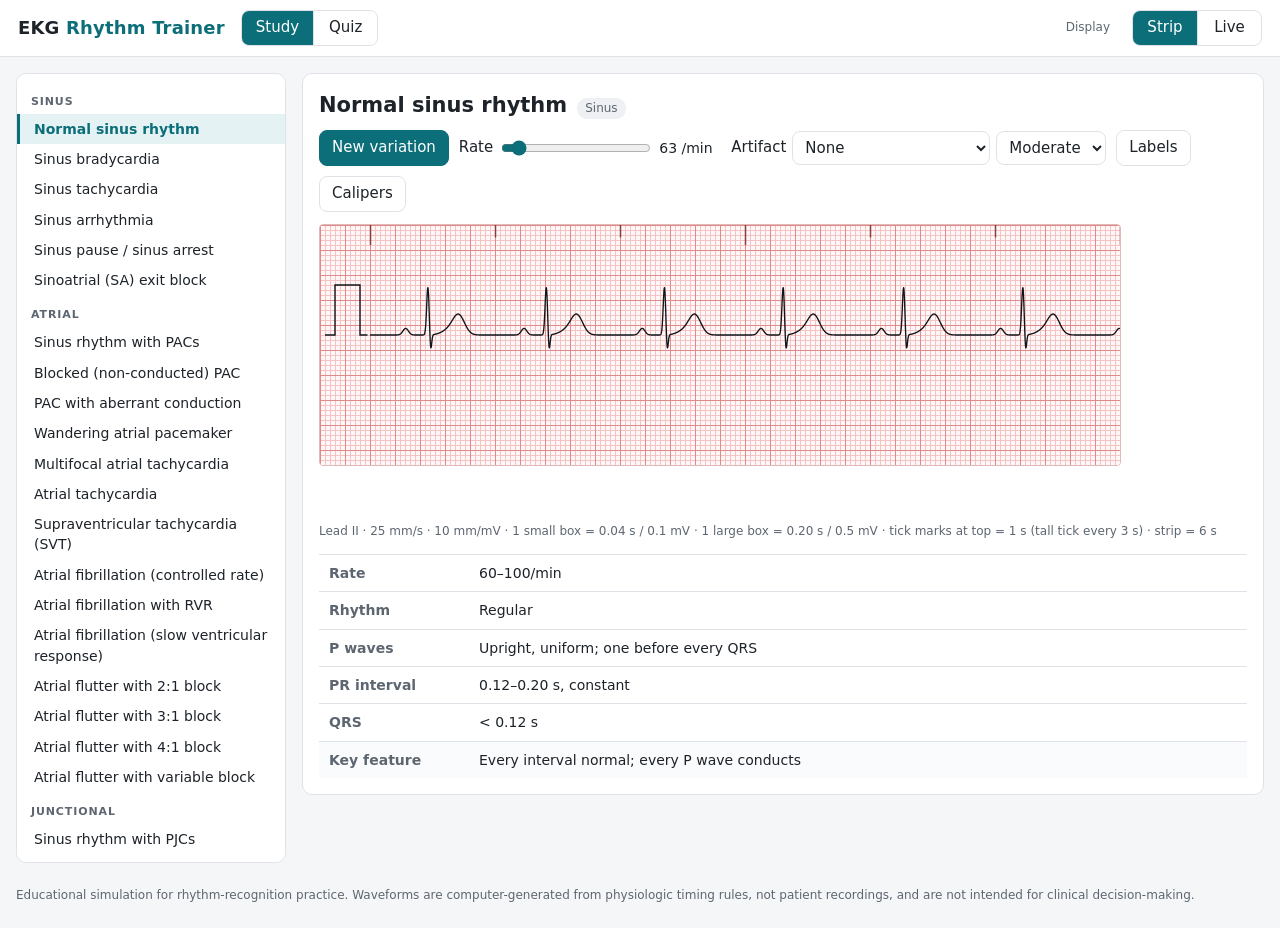
<file: EKG-Trainer.html>
<!DOCTYPE html>
<html lang="en">
<head>
<meta charset="utf-8">
<meta name="viewport" content="width=device-width, initial-scale=1">
<title>EKG Rhythm Trainer</title>
<style>
:root{
  --ink:#1d2329;--muted:#5d6670;--line:#dfe3e8;--bg:#f5f6f8;--card:#fff;
  --accent:#0b6e79;--accent-soft:#e5f2f3;--ok:#1e7a3a;--ok-bg:#e7f5eb;--bad:#b3261e;--bad-bg:#fbeaea;
}
*{box-sizing:border-box}
html,body{margin:0;background:var(--bg);color:var(--ink);font:15px/1.45 system-ui,-apple-system,"Segoe UI",Roboto,Arial,sans-serif}
button,select,input{font:inherit;color:inherit}
header{position:sticky;top:0;z-index:5;background:#fff;border-bottom:1px solid var(--line);display:flex;align-items:center;gap:16px;padding:10px 18px;flex-wrap:wrap}
header h1{font-size:18px;margin:0;font-weight:700;letter-spacing:.01em}
header h1 span{color:var(--accent)}
.spacer{flex:1}
.seg{display:inline-flex;border:1px solid var(--line);border-radius:8px;overflow:hidden;background:#fff}
.seg button{border:0;background:none;padding:6px 14px;cursor:pointer;min-width:64px}
.seg button+button{border-left:1px solid var(--line)}
.seg button.on{background:var(--accent);color:#fff}
.seg-label{font-size:12px;color:var(--muted);margin-right:6px}
main{max-width:1320px;margin:0 auto;padding:16px}
.card{background:var(--card);border:1px solid var(--line);border-radius:10px;padding:16px}
.hidden{display:none!important}
.btn{border:1px solid var(--line);background:#fff;border-radius:8px;padding:6px 12px;cursor:pointer}
.btn:hover{border-color:#b9c0c8}
.btn.primary{background:var(--accent);border-color:var(--accent);color:#fff}
.btn.primary:hover{filter:brightness(1.07)}
.btn.toggle.on{background:var(--accent-soft);border-color:var(--accent);color:var(--accent);font-weight:600}
.btn:disabled{opacity:.45;cursor:default}
select{border:1px solid var(--line);border-radius:8px;padding:6px 8px;background:#fff}
label.inline{display:inline-flex;align-items:center;gap:6px;font-size:14px}

/* Study layout */
.study{display:grid;grid-template-columns:270px minmax(0,1fr);gap:16px;align-items:start}
.rlist{padding:8px 0;max-height:calc(100vh - 110px);overflow:auto;position:sticky;top:70px}
.rlist h3{font-size:11px;text-transform:uppercase;letter-spacing:.08em;color:var(--muted);margin:12px 14px 4px}
.rlist button{display:block;width:100%;text-align:left;border:0;background:none;padding:5px 14px;cursor:pointer;font-size:14px;border-left:3px solid transparent}
.rlist button:hover{background:#f2f4f6}
.rlist button.on{background:var(--accent-soft);border-left-color:var(--accent);color:var(--accent);font-weight:600}
.rselect{display:none;width:100%;margin-bottom:10px}
.title-row{display:flex;align-items:baseline;gap:10px;flex-wrap:wrap;margin-bottom:10px}
.title-row h2{margin:0;font-size:21px}
.chip{font-size:12px;padding:2px 8px;border-radius:10px;background:#eef0f3;color:var(--muted)}
.toolbar{display:flex;flex-wrap:wrap;gap:10px;align-items:center;margin-bottom:12px}
.toolbar .grp{display:inline-flex;align-items:center;gap:6px;flex-wrap:wrap}
.toolbar input[type=range]{width:150px;accent-color:var(--accent)}
.rate-val{font-variant-numeric:tabular-nums;min-width:62px;font-size:14px}
.legend{font-size:12px;color:var(--muted);margin-top:6px}
.crit{width:100%;border-collapse:collapse;margin-top:14px;table-layout:fixed}
.crit th,.crit td{text-align:left;vertical-align:top;padding:8px 10px;border-top:1px solid var(--line);font-size:14px}
.crit th{width:150px;color:var(--muted);font-weight:600}
.crit tr.key td,.crit tr.key th{background:#fafbfc}

/* Strip view */
.sv-scroll{display:inline-block;max-width:100%;vertical-align:top;overflow-x:auto;overflow-y:hidden;border:1px solid #e3b8b8;border-radius:4px;background:#fff7f7;line-height:0}
.sv-canvas{display:block}
.sv-caption{font-size:13px;font-weight:600;color:#4a4f55;margin-top:6px;min-height:19px}
.sv-readout{font-size:13px;color:var(--accent);min-height:20px;margin-top:6px;font-variant-numeric:tabular-nums}

/* Quiz */
.quiz-setup{max-width:760px;margin:0 auto}
.quiz-setup h2{margin:0 0 4px;font-size:20px}
.form-grid{display:grid;grid-template-columns:170px 1fr;gap:12px 16px;align-items:center;margin-top:16px}
.form-grid .lbl{font-weight:600;font-size:14px}
.cats{display:flex;flex-wrap:wrap;gap:8px 18px}
.radio-row{display:flex;flex-wrap:wrap;gap:8px 18px}
.qhead{display:flex;align-items:center;gap:14px;flex-wrap:wrap;margin-bottom:10px}
.qhead .prog{font-weight:700}
.qhead .score{color:var(--muted)}
.timer{font-variant-numeric:tabular-nums;font-weight:700;padding:2px 10px;border-radius:12px;background:#eef0f3}
.timer.low{background:var(--bad-bg);color:var(--bad)}
.answers{margin-top:14px}
.mc{display:grid;grid-template-columns:repeat(auto-fill,minmax(260px,1fr));gap:8px}
.mc button{text-align:left;border:1px solid var(--line);background:#fff;border-radius:8px;padding:10px 12px;cursor:pointer;font-size:14.5px}
.mc button:hover{border-color:#b9c0c8}
.mc button.sel{border-color:var(--accent);background:var(--accent-soft);font-weight:600}
.mc button.right{border-color:var(--ok);background:var(--ok-bg)}
.mc button.wrong{border-color:var(--bad);background:var(--bad-bg)}
.sys{display:grid;grid-template-columns:150px minmax(0,1fr);gap:8px 12px;align-items:center;max-width:880px}
.sys .lbl{font-weight:600;font-size:14px}
.sys select{width:100%}
.actions{display:flex;gap:10px;margin-top:14px;align-items:center;flex-wrap:wrap}
.fb{margin-top:16px;border-radius:10px;padding:14px 16px;border:1px solid var(--line)}
.fb.ok{background:var(--ok-bg);border-color:#b6dec2}
.fb.bad{background:var(--bad-bg);border-color:#efc2bf}
.fb h3{margin:0 0 6px;font-size:16px}
.steps{width:100%;border-collapse:collapse;margin:8px 0;background:#fff;border-radius:6px;overflow:hidden;table-layout:fixed}
.steps th,.steps td{text-align:left;padding:7px 9px;border-bottom:1px solid var(--line);font-size:13.5px;vertical-align:top}
.steps th{background:#f4f5f7;font-weight:600}
.steps col.c1{width:120px}.steps col.c4{width:44px}
.mark-ok{color:var(--ok);font-weight:700}.mark-bad{color:var(--bad);font-weight:700}
.sum-top{display:flex;gap:24px;flex-wrap:wrap;align-items:center}
.big{font-size:34px;font-weight:800}
.stepacc{display:flex;flex-wrap:wrap;gap:8px;margin-top:10px}
.stepacc span{background:#f1f3f5;border-radius:8px;padding:4px 10px;font-size:13px}
.review-list{width:100%;border-collapse:collapse;margin-top:14px;table-layout:fixed}
.review-list th,.review-list td{text-align:left;padding:7px 9px;border-bottom:1px solid var(--line);font-size:14px}
.review-list col.n{width:44px}.review-list col.m{width:44px}.review-list col.b{width:96px}
#reviewPane{scroll-margin-top:72px}
footer{max-width:1320px;margin:8px auto 24px;padding:0 16px;font-size:12px;color:var(--muted)}

@media (max-width:900px){
  .study{grid-template-columns:minmax(0,1fr)}
  .rlist{display:none}
  .rselect{display:block}
  .form-grid{grid-template-columns:1fr}
  .sys{grid-template-columns:1fr}
  header{gap:10px}
}
</style>
</head>
<body>
<header>
  <h1>EKG <span>Rhythm Trainer</span></h1>
  <div class="seg" id="tabSeg"><button data-tab="study" class="on">Study</button><button data-tab="quiz">Quiz</button></div>
  <div class="spacer"></div>
  <span class="seg-label">Display</span>
  <div class="seg" id="modeSeg"><button data-mode="static" class="on">Strip</button><button data-mode="live">Live</button></div>
</header>

<main>
  <!-- STUDY -->
  <section id="studyTab" class="study">
    <nav class="card rlist" id="rlist" aria-label="Rhythm bank"></nav>
    <div class="card">
      <select class="rselect" id="rselect" aria-label="Choose rhythm"></select>
      <div class="title-row"><h2 id="sTitle"></h2><span class="chip" id="sGroup"></span></div>
      <div class="toolbar">
        <button class="btn primary" id="sNew" title="Generate a new variation of this rhythm">New variation</button>
        <span class="grp" id="sRateGrp"><span id="sRateLbl">Rate</span><input type="range" id="sRate"><span class="rate-val" id="sRateVal"></span></span>
        <span class="grp">Artifact
          <select id="sArt"><option value="none">None</option><option value="tremor">Muscle tremor</option><option value="ac">60-cycle interference</option><option value="wander">Wandering baseline</option><option value="loose">Loose lead / motion</option><option value="mixed">Mixed</option></select>
          <select id="sSev"><option value="mild">Mild</option><option value="moderate" selected>Moderate</option><option value="severe">Severe</option></select>
        </span>
        <button class="btn toggle" id="sLabels">Labels</button>
        <button class="btn toggle" id="sCal">Calipers</button>
        <button class="btn toggle hidden" id="sFreeze">Freeze</button>
      </div>
      <div id="sView"></div>
      <div class="legend">Lead II · 25 mm/s · 10 mm/mV · 1 small box = 0.04 s / 0.1 mV · 1 large box = 0.20 s / 0.5 mV · tick marks at top = 1 s (tall tick every 3 s) · strip = 6 s</div>
      <table class="crit" id="sCrit"></table>
    </div>
  </section>

  <!-- QUIZ -->
  <section id="quizTab" class="hidden">
    <div class="card quiz-setup" id="qSetup">
      <h2>Quiz setup</h2>
      <div style="color:var(--muted);font-size:14px">Every question is a newly generated strip, so no two quizzes are alike.</div>
      <div class="form-grid">
        <div class="lbl">Quiz type</div>
        <div class="radio-row">
          <label class="inline"><input type="radio" name="qtype" value="quick" checked> Quick — name the rhythm</label>
          <label class="inline"><input type="radio" name="qtype" value="sys"> Systematic — step-by-step</label>
        </div>
        <div class="lbl">Questions</div>
        <div><select id="qN"><option>5</option><option selected>10</option><option>15</option><option>20</option><option>30</option><option>50</option></select></div>
        <div class="lbl">Time per question</div>
        <div><select id="qTime"><option value="0" selected>Off</option><option value="15">15 s</option><option value="30">30 s</option><option value="45">45 s</option><option value="60">60 s</option><option value="90">90 s</option></select></div>
        <div class="lbl">Feedback</div>
        <div class="radio-row">
          <label class="inline"><input type="radio" name="qfb" value="now" checked> After each question</label>
          <label class="inline"><input type="radio" name="qfb" value="end"> At the end</label>
        </div>
        <div class="lbl">Artifact</div>
        <div><select id="qArt"><option value="0">None</option><option value="0.3" selected>Occasional</option><option value="0.7">Frequent</option></select></div>
        <div class="lbl">Rhythm categories</div>
        <div class="cats" id="qCats"></div>
      </div>
      <div class="actions"><button class="btn primary" id="qStart">Start quiz</button><span id="qSetupMsg" style="color:var(--bad);font-size:14px"></span></div>
    </div>

    <div class="card hidden" id="qRun">
      <div class="qhead">
        <span class="prog" id="qProg"></span>
        <span class="score" id="qScore"></span>
        <span class="timer hidden" id="qTimer"></span>
        <div class="spacer"></div>
        <button class="btn toggle" id="qCal">Calipers</button>
        <button class="btn toggle hidden" id="qFreeze">Freeze</button>
        <button class="btn toggle hidden" id="qLabels">Labels</button>
        <button class="btn" id="qQuit">End quiz</button>
      </div>
      <div id="qView"></div>
      <div class="answers" id="qAnswers"></div>
      <div class="actions">
        <button class="btn primary" id="qSubmit">Submit</button>
        <button class="btn primary hidden" id="qNext">Next</button>
      </div>
      <div id="qFeedback"></div>
    </div>

    <div class="card hidden" id="qSummary">
      <div class="sum-top">
        <div><div style="color:var(--muted);font-size:13px">Interpretation score</div><div class="big" id="sumScore"></div></div>
        <div id="sumDetail" style="flex:1;min-width:240px"></div>
        <div class="actions" style="margin-top:0"><button class="btn primary" id="qRetake">Retake (same settings)</button><button class="btn" id="qNewSetup">New setup</button></div>
      </div>
      <div id="reviewPane" class="hidden" style="margin-top:16px">
        <div class="title-row"><h2 id="rvTitle" style="font-size:18px"></h2><span class="chip" id="rvGroup"></span><div class="spacer"></div><button class="btn toggle" id="rvCal">Calipers</button><button class="btn toggle on" id="rvLabels">Labels</button></div>
        <div id="rvView"></div>
        <div id="rvSteps"></div>
        <table class="crit" id="rvCrit"></table>
      </div>
      <table class="review-list" id="reviewList"></table>
    </div>
  </section>
</main>
<footer>Educational simulation for rhythm-recognition practice. Waveforms are computer-generated from physiologic timing rules, not patient recordings, and are not intended for clinical decision-making.</footer>

<script>
'use strict';
/* =====================================================================
   CONSTANTS — paper geometry (all drawing is done in millimetres)
   ===================================================================== */
const DT = 0.001;            // sample interval (s)
const MM_PER_S = 25;         // paper speed
const MM_PER_MV = 10;        // gain
const STRIP_S = 6;           // strip length (s)
const STRIP_MM = STRIP_S * MM_PER_S;  // 150 mm
const MARGIN_MM = 10;        // left margin holding the 1 mV calibration pulse
const H_MM = 48;             // strip height
const BASE_MM = 22;          // isoelectric line position from top
const LIVE_S = 300;          // length of generated live sequence (s)

/* =====================================================================
   RANDOM + NOISE
   ===================================================================== */
function mulberry32(a){return function(){a|=0;a=a+0x6D2B79F5|0;let t=Math.imul(a^a>>>15,1|a);t=t+Math.imul(t^t>>>7,61|t)^t;return((t^t>>>14)>>>0)/4294967296;};}
function makeRng(seed){
  const f = mulberry32(seed>>>0);
  return {
    next:f,
    u:(a,b)=>a+(b-a)*f(),
    i:(a,b)=>Math.floor(a+(b-a+1)*f()),
    pick:arr=>arr[Math.floor(f()*arr.length)],
    chance:p=>f()<p
  };
}
function newSeed(){return Math.floor(Math.random()*2147483647)+1;}
// Smooth random signal in [-1,1] with cosine interpolation between nodes
function makeNoise(rng, spacing, t0, t1){
  const n = Math.ceil((t1-t0)/spacing)+3, v = new Float32Array(n);
  for(let i=0;i<n;i++) v[i]=rng.u(-1,1);
  return t=>{
    const x=(t-t0)/spacing; let i=Math.floor(x);
    if(i<0) i=0; if(i>n-2) i=n-2;
    const f=x-i, w=(1-Math.cos(Math.PI*f))/2;
    return v[i]*(1-w)+v[i+1]*w;
  };
}

/* =====================================================================
   WAVE MORPHOLOGIES  (components = [offset s, sigma s, amplitude mV])
   ===================================================================== */
function morphNormal(r, sc){
  const w=r.u(0.9,1.12), q=r.chance(0.6)?-r.u(0.04,0.12)*sc:0, R=r.u(0.85,1.35)*sc, S=-r.u(0.08,0.3)*sc;
  return {id:'N', c:[[-0.026*w,0.0075*w,q],[0,0.0105*w,R],[0.024*w,0.008*w,S]], on:-0.042*w, off:0.04*w, T:{type:'qt', s:r.u(0.04,0.05)}};
}
function morphWide(r, sc, o={}){
  const sg = o.sign!=null ? o.sign : (r.chance(0.6)?1:-1);
  const w = o.w || r.u(0.14,0.19), k = w/0.16, A = r.u(1.0,1.55)*sc*(o.amp||1);
  return {id:o.id||'W', c:[[-0.03*k,0.012*k,sg*A*r.u(0,0.18)],[0,0.022*k,sg*A],[0.048*k,0.022*k,-sg*A*r.u(0.25,0.55)]],
    on:-0.062*k, off:0.098*k, T:{type:'fixed', off:0.098*k+0.17, s:0.065, a:-sg*r.u(0.3,0.5)*sc*(o.amp||1)}};
}
function morphAberrant(r, sc){
  const R=r.u(0.8,1.2)*sc;
  return {id:'A', c:[[-0.025,0.007,-0.06*sc],[0,0.011,R],[0.04,0.02,-0.38*R]], on:-0.04, off:0.098, T:{type:'qt', s:0.05, a:r.u(-0.1,0.12)}};
}
function morphPacedV(r, sc){
  const A=r.u(1.0,1.5)*sc;
  return {id:'PV', paced:true, c:[[0.022,0.009,0.12*sc],[0.075,0.03,-A],[0.14,0.025,0.15*A]], on:0.008, off:0.17, T:{type:'fixed', off:0.37, s:0.07, a:r.u(0.3,0.45)*sc}};
}
function pShapeNormal(a, r){
  return r.chance(0.3) ? {c:[[-0.012,0.018,a*0.72],[0.014,0.017,a*0.66]], txt:'P'} : {c:[[0,0.022,a]], txt:'P'};
}
const ECTOPIC_P = [
  a=>({c:[[0,0.016,a*1.15]], txt:'P′'}),                              // narrow, peaked
  a=>({c:[[-0.016,0.015,a*0.7],[0.022,0.015,-a*0.55]], txt:'P′'}),     // biphasic
  a=>({c:[[0,0.02,-a*0.75]], txt:'P′'}),                              // inverted
  a=>({c:[[0,0.026,a*0.45]], txt:'P′'}),                              // low, flat
  a=>({c:[[-0.02,0.013,a*0.8],[0.02,0.013,a*0.8]], txt:'P′'})          // notched
];
function pEctopic(r, a){ return r.pick(ECTOPIC_P)(a||r.u(0.11,0.17)); }
function pDistinct(r, n){ // n distinct ectopic shapes
  const idx=[0,1,2,3,4]; for(let i=idx.length-1;i>0;i--){const j=Math.floor(r.next()*(i+1));[idx[i],idx[j]]=[idx[j],idx[i]];}
  return idx.slice(0,n).map(k=>ECTOPIC_P[k](r.u(0.11,0.17)));
}
function pRetro(a){ return {c:[[0,0.018,-a]], txt:'P′'}; }

/* =====================================================================
   STRIP BUILDER
   ===================================================================== */
class Strip{
  constructor(rng, t0, t1){
    this.rng=rng; this.t0=t0; this.t1=t1;
    this.ev=[]; this.cont=[]; this.beats=[]; this.ps=[]; this.spikes=[]; this.notes=[]; this.fLabels=[];
    this.caption=''; this.ans={}; this.rateOverride=null; this.qrsOverride=null;
    this.sc=rng.u(0.8,1.25); this.pAmp=rng.u(0.1,0.2); this.tAmp=rng.u(0.2,0.38); this.spikeAmp=rng.u(0.8,1.6);
    this.qrsN=morphNormal(rng,this.sc); this.pN=pShapeNormal(this.pAmp,rng);
  }
  comps(t, list){ for(const k of list) if(k[2]!==0) this.ev.push({c:t+k[0], s:k[1], a:k[2]}); }
  P(t, shape, o={}){
    shape = shape || this.pN; this.comps(t, shape.c);
    const p={t, lab:o.lab!==false, txt:shape.txt||'P'}; this.ps.push(p); return p;
  }
  QRS(t, m, o={}){
    m = m || this.qrsN; this.comps(t, m.c);
    const b={t, on:t+m.on, off:t+m.off, dur:m.off-m.on, paced:!!m.paced, label:o.label||'', morphId:m.id};
    if(o.pOn!=null) b.pr = b.on - o.pOn;
    if(o.T!==false && m.T){
      const rr=o.rr||1, s=m.T.s, a=(m.T.a!=null?m.T.a:this.tAmp);
      let pk;
      if(m.T.type==='qt'){ const qt=Math.min(0.46,Math.max(0.28,0.39*Math.sqrt(rr))); pk=t+m.on+qt-2*s; }
      else { pk=t+Math.min(m.T.off, Math.max(m.off+0.07, rr*0.6)); }
      this.ev.push({c:pk, s, a}); this.ev.push({c:pk-0.07, s:s*1.3, a:a*0.3});
      b.tPeak=pk;
    }
    this.beats.push(b); return b;
  }
  // P wave at pt followed by a QRS with P-onset→QRS-onset interval = pr
  conduct(pt, pr, m, o={}){
    m = m || this.qrsN;
    this.P(pt, o.pShape, {lab:o.pLab});
    return this.QRS(pt-0.05+pr-m.on, m, {rr:o.rr, pOn:pt-0.05, label:o.label});
  }
  spike(t, ch){ this.ev.push({c:t, s:0.0011, a:this.spikeAmp}); this.spikes.push({t, ch}); }
  note(t, txt){ this.notes.push({t, txt}); }
}

function render(S, D){
  const n=Math.round(D/DT)+1, b=new Float32Array(n);
  for(const e of S.ev){
    const lo=e.c-4*e.s, hi=e.c+4*e.s; if(hi<0||lo>D) continue;
    const i0=Math.max(0,Math.ceil(lo/DT)), i1=Math.min(n-1,Math.floor(hi/DT)), inv=1/(2*e.s*e.s);
    for(let i=i0;i<=i1;i++){ const x=i*DT-e.c; b[i]+=e.a*Math.exp(-x*x*inv); }
  }
  for(const f of S.cont) for(let i=0;i<n;i++) b[i]+=f(i*DT);
  return b;
}

/* =====================================================================
   RHYTHM GENERATOR HELPERS
   ===================================================================== */
function sinusRun(S, rate, o={}){
  const r=S.rng, RR=60/rate, pr=o.pr||r.u(0.13,0.19);
  let t=S.t0+r.u(0,RR), prev=RR;
  while(t<S.t1){
    S.conduct(t, pr, o.morph, {rr:prev});
    const rr = o.rrFn ? o.rrFn(t,RR) : RR*(1+r.u(-0.012,0.012));
    t+=rr; prev=rr;
  }
  return pr;
}
// Sinus rhythm with an intermittent event every gmin..gmax beats; the first event lands early in the visible strip.
function sinusEctopy(S, rate, gmin, gmax, handler, o={}){
  const r=S.rng, RR=60/rate, pr=o.pr||r.u(0.13,0.19);
  let tP=S.t0+r.u(0,RR);
  let next=Math.max(1, Math.round((r.u(0.7,2.4)-(tP+pr))/RR));
  let last=null; const c={RR, pr};
  while(tP<S.t1){
    if(next<=0 && last){
      c.tP=tP; c.last=last;
      const res=handler(S,c); tP=res.nextP; if(res.last) last=res.last;
      next=r.i(gmin,gmax); continue;
    }
    last=S.conduct(tP, pr, o.morph, {rr:RR}); tP+=RR*(1+r.u(-0.01,0.01)); next--;
  }
  return pr;
}
function dissocP(S, arate, amp){
  const r=S.rng, PP=60/arate, shape=amp?{c:[[0,0.022,amp]],txt:'P'}:S.pN;
  let t=S.t0+r.u(0,PP);
  while(t<S.t1){ S.P(t, shape); t+=PP*(1+r.u(-0.008,0.008)); }
}
function fibWaves(S, coarse){
  const r=S.rng, A=coarse?r.u(0.13,0.22):r.u(0.045,0.075);
  const n1=makeNoise(r,r.u(0.032,0.045),S.t0,S.t1), n2=makeNoise(r,0.085,S.t0,S.t1), e=makeNoise(r,0.8,S.t0,S.t1);
  S.cont.push(t=>A*(0.75*n1(t)+0.4*n2(t))*(0.75+0.25*e(t)));
}
function afib(S, rate){
  const r=S.rng, mean=60/rate, coarse=r.chance(0.5);
  fibWaves(S, coarse);
  let t=S.t0+r.u(0,mean), prev=mean, lastRR=0;
  while(t<S.t1){
    S.QRS(t, S.qrsN, {rr:prev});
    let rr=mean*r.u(0.58,1.42);
    if(Math.abs(rr-lastRR)<0.06) rr+=mean*0.18*(r.chance(0.5)?1:-1);   // avoid accidental regularity
    rr=Math.max(rr,0.3); lastRR=rr; t+=rr; prev=rr;
  }
  S.caption='Fibrillatory (f) waves — no discrete P waves'; S.noT=true;
}
function flutter(S, vrate, mode){
  const r=S.rng, N=(mode==='var')?3:mode;
  const ar=Math.min(350,Math.max(240,vrate*N)), FF=60/ar, A=r.u(0.22,0.36), base=S.t0+r.u(0,FF);
  S.cont.push(t=>{ let x=((t-base)/FF)%1; if(x<0)x+=1; const v=x<0.68?-x/0.68:-(1-x)/0.32; return A*(v+0.5); });
  const d=r.u(0.2,0.27); let ft=base, prev=N*FF;
  while(ft<S.t1){
    S.QRS(ft+d, S.qrsN, {rr:prev});
    const step = mode==='var' ? r.pick([2,2,3,4,4]) : N;
    prev=step*FF; ft+=prev;
  }
  for(let j=0;;j++){ const tt=base+(j+0.68)*FF; if(tt>S.t1) break; S.fLabels.push(tt); }
  S.caption='Flutter (F) waves ≈ '+Math.round(ar)+'/min'; S.noT=true;
}
function junctionalRun(S, rate){
  const r=S.rng, RR=60/rate, v=r.pick(['none','before','after']), pR=pRetro(r.u(0.07,0.12));
  let t=S.t0+r.u(0,RR);
  while(t<S.t1){
    if(v==='before') S.conduct(t+S.qrsN.on+0.05-0.08, 0.08, null, {rr:RR, pShape:pR});
    else { S.QRS(t, S.qrsN, {rr:RR}); if(v==='after') S.P(t+0.1, pR); }
    t+=RR*(1+r.u(-0.01,0.01));
  }
  S.ans.pr = v==='before' ? ['short','na'] : ['na'];
}
function ventRun(S, rate, m, jitter){
  const r=S.rng, RR=60/rate; let t=S.t0+r.u(0,RR);
  while(t<S.t1){ S.QRS(t, m, {rr:RR}); t+=RR*(1+r.u(-jitter,jitter)); }
}
function vfib(S, A){
  const r=S.rng, n1=makeNoise(r,r.u(0.07,0.1),S.t0,S.t1), n2=makeNoise(r,0.045,S.t0,S.t1), e=makeNoise(r,r.u(0.8,1.5),S.t0,S.t1);
  S.cont.push(t=>A*(0.85*n1(t)+0.35*n2(t))*(0.65+0.35*e(t)));
  S.caption='Chaotic waveform — no identifiable P, QRS, or T';
}
function prAns(pr){ return pr>0.205 ? ['long'] : ['normal']; }
// Underlying atrial activity for ventricular-paced rhythms
function pacedUnderlying(S){
  const v=S.rng.pick(['none','none','dissoc','af']);
  if(v==='dissoc'){ dissocP(S, S.rng.u(65,95)); S.ans.p=['more','normal']; S.ans.pr=['dissoc','na']; }
  else if(v==='af'){ fibWaves(S,false); S.ans.p=['fib','absent']; }
}
// Bursts of muscle noise used for oversensing
function noiseBurst(S, a, b, amp){
  const n=makeNoise(S.rng,0.006,a,b);
  S.cont.push(t=>(t>=a&&t<=b)?amp*n(t)*Math.sin(Math.PI*(t-a)/(b-a)):0);
}

/* =====================================================================
   RHYTHM BANK
   ans: acceptable systematic answers (reg / p / pr). Rate band and QRS
   width are computed from the generated strip itself.
   ===================================================================== */
const PVC_LABEL='PVC';
const RH_LIST = [
/* ---------- SINUS ---------- */
{id:'nsr', g:'Sinus', name:'Normal sinus rhythm', rate:[60,100],
 gen:(S,rt)=>{ sinusRun(S,rt); },
 ans:{reg:['reg'],p:['normal'],pr:['normal']},
 crit:{rate:'60–100/min',rhythm:'Regular',p:'Upright, uniform; one before every QRS',pr:'0.12–0.20 s, constant',qrs:'< 0.12 s',key:'Every interval normal; every P wave conducts'}},
{id:'sbrady', g:'Sinus', name:'Sinus bradycardia', rate:[35,59],
 gen:(S,rt)=>{ sinusRun(S,rt); },
 ans:{reg:['reg'],p:['normal'],pr:['normal']},
 crit:{rate:'< 60/min',rhythm:'Regular',p:'Upright, uniform; one before every QRS',pr:'0.12–0.20 s, constant',qrs:'< 0.12 s',key:'Normal sinus mechanism at a rate below 60'}},
{id:'stach', g:'Sinus', name:'Sinus tachycardia', rate:[101,160],
 gen:(S,rt)=>{ sinusRun(S,rt,{pr:S.rng.u(0.12,0.16)}); },
 ans:{reg:['reg'],p:['normal'],pr:['normal']},
 crit:{rate:'101–160/min',rhythm:'Regular',p:'Upright, uniform; may merge with the preceding T wave at faster rates',pr:'0.12–0.20 s (often near the short end)',qrs:'< 0.12 s',key:'Sinus P waves still identifiable before each QRS'}},
{id:'sarr', g:'Sinus', name:'Sinus arrhythmia', rate:[55,95],
 gen:(S,rt)=>{ const A=S.rng.u(0.18,0.28),Tr=S.rng.u(3,5),ph=S.rng.u(0,6.28); sinusRun(S,rt,{rrFn:(t,RR)=>RR*(1+A*Math.sin(2*Math.PI*t/Tr+ph))}); S.caption='R–R gradually shortens and lengthens (phasic)'; },
 ans:{reg:['irr','pat'],p:['normal'],pr:['normal']},
 crit:{rate:'Usually 60–100/min',rhythm:'Irregular in a gradual, cyclic (phasic) pattern',p:'Upright, identical shape throughout',pr:'0.12–0.20 s, constant',qrs:'< 0.12 s',key:'Rate gradually speeds up and slows down; P-wave shape never changes'}},
{id:'sarrest', g:'Sinus', name:'Sinus pause / sinus arrest', rate:[60,95],
 gen:(S,rt)=>{ sinusEctopy(S,rt,4,7,(S,c)=>{ let m=S.rng.u(2.25,2.7); if(c.RR*m<1.7) m+=1; const prevP=c.tP-c.RR; S.note(c.last.t+c.RR*m/2,'pause'); return {nextP:prevP+c.RR*m}; }); S.caption='Pause is NOT a multiple of the P–P interval'; },
 ans:{reg:['int'],p:['normal'],pr:['normal']},
 crit:{rate:'Underlying sinus rate',rhythm:'Regular, interrupted by a pause',p:'Normal; absent during the pause',pr:'0.12–0.20 s, constant',qrs:'< 0.12 s',key:'Sinus node fails to fire; the pause is not an exact multiple of the P–P interval'}},
{id:'saexit', g:'Sinus', name:'Sinoatrial (SA) exit block', rate:[60,95],
 gen:(S,rt)=>{ sinusEctopy(S,rt,4,7,(S,c)=>{ S.note(c.last.t+c.RR,'dropped P–QRS–T'); return {nextP:c.tP+c.RR}; }); S.caption='Pause = exactly 2 × the P–P interval'; },
 ans:{reg:['int'],p:['normal'],pr:['normal']},
 crit:{rate:'Underlying sinus rate',rhythm:'Regular, interrupted by a pause',p:'Normal; an entire P–QRS–T is missing',pr:'0.12–0.20 s, constant',qrs:'< 0.12 s',key:'Pause is an exact multiple of the P–P interval (sinus fires, impulse is blocked)'}},

/* ---------- ATRIAL ---------- */
{id:'pac', g:'Atrial', name:'Sinus rhythm with PACs', rate:[60,100],
 gen:(S,rt)=>{ const pE=pEctopic(S.rng); sinusEctopy(S,rt,3,6,(S,c)=>{ const r=S.rng; let pp=c.last.tPeak+r.u(0.04,0.16); pp=Math.min(pp,c.tP-0.2); pp=Math.max(pp,c.last.t+0.25); const b=S.conduct(pp,r.u(0.12,0.18),null,{rr:pp-c.last.t+0.1,pShape:pE,label:'PAC'}); return {nextP:pp+c.RR*r.u(1.0,1.06),last:b}; }); },
 ans:{reg:['int'],p:['premature'],pr:['normal']},
 crit:{rate:'Underlying rate (usually 60–100)',rhythm:'Regular, interrupted by early beats',p:'Premature P′ with a different shape (may distort the preceding T)',pr:'Normal; the PAC’s PR may differ slightly',qrs:'< 0.12 s',key:'Early P′–QRS followed by a non-compensatory pause'}},
{id:'pacb', g:'Atrial', name:'Blocked (non-conducted) PAC', rate:[60,95],
 gen:(S,rt)=>{ const pE=pEctopic(S.rng); sinusEctopy(S,rt,3,6,(S,c)=>{ const r=S.rng; const pp=c.last.tPeak+r.u(-0.02,0.05); S.P(pp,pE); S.note(pp,'non-conducted'); return {nextP:pp+c.RR*r.u(1.05,1.12)}; }); S.caption='Look at the T wave before each pause'; },
 ans:{reg:['int'],p:['premature','more'],pr:['normal']},
 crit:{rate:'Underlying sinus rate',rhythm:'Regular, interrupted by a pause',p:'Premature P′ buried in/deforming the preceding T wave, not followed by a QRS',pr:'Normal for conducted beats',qrs:'< 0.12 s',key:'Most common cause of an unexpected pause — compare the T waves'}},
{id:'paca', g:'Atrial', name:'PAC with aberrant conduction', rate:[60,100],
 gen:(S,rt)=>{ const pE=pEctopic(S.rng), mA=morphAberrant(S.rng,S.sc); sinusEctopy(S,rt,3,6,(S,c)=>{ const r=S.rng; let pp=c.last.tPeak+r.u(0.02,0.1); pp=Math.min(pp,c.tP-0.18); const b=S.conduct(pp,r.u(0.12,0.18),mA,{rr:0.6,pShape:pE,label:'Aberrant PAC'}); return {nextP:pp+c.RR*r.u(1.0,1.06),last:b}; }); },
 ans:{reg:['int'],p:['premature'],pr:['normal']},
 crit:{rate:'Underlying sinus rate',rhythm:'Regular, interrupted by early beats',p:'Premature P′ precedes the early beat',pr:'Normal or slightly prolonged for the PAC',qrs:'Early beat is wide (aberrant); others narrow',key:'A premature P′ before a wide beat distinguishes it from a PVC'}},
{id:'wap', g:'Atrial', name:'Wandering atrial pacemaker', rate:[60,100],
 gen:(S,rt)=>{ const r=S.rng,RR=60/rt,shapes=[S.pN,...pDistinct(r,3)],prs=shapes.map((_,i)=>i===0?r.u(0.15,0.19):r.u(0.12,0.16)); let t=S.t0+r.u(0,RR),idx=0,cnt=r.i(1,2),prev=RR; while(t<S.t1){ S.conduct(t,prs[idx],null,{rr:prev,pShape:shapes[idx]}); const rr=RR*r.u(0.9,1.12); t+=rr; prev=rr; if(--cnt<=0){idx=(idx+1)%shapes.length;cnt=r.i(1,2);} } },
 ans:{reg:['irr','int'],p:['multi'],pr:['variable','normal']},
 crit:{rate:'< 100/min',rhythm:'Slightly irregular',p:'At least 3 different P-wave shapes',pr:'Varies with the P-wave site',qrs:'< 0.12 s',key:'Same picture as MAT, but rate under 100'}},
{id:'mat', g:'Atrial', name:'Multifocal atrial tachycardia', rate:[105,150],
 gen:(S,rt)=>{ const r=S.rng,RR=60/rt,shapes=[S.pN,...pDistinct(r,3)]; let t=S.t0+r.u(0,RR),prev=RR,last=-1; while(t<S.t1){ let k; do{k=r.i(0,shapes.length-1);}while(k===last); last=k; S.conduct(t,r.u(0.1,0.21),null,{rr:prev,pShape:shapes[k]}); const rr=RR*r.u(0.75,1.25); t+=rr; prev=rr; } },
 ans:{reg:['irr'],p:['multi'],pr:['variable']},
 crit:{rate:'> 100/min',rhythm:'Irregularly irregular',p:'At least 3 different P-wave shapes',pr:'Varies',qrs:'< 0.12 s',key:'Distinct P waves (≥3 shapes) separate MAT from atrial fibrillation'}},
{id:'atach', g:'Atrial', name:'Atrial tachycardia', rate:[140,220],
 gen:(S,rt)=>{ const pE=pEctopic(S.rng,S.rng.u(0.12,0.17)); const r=S.rng,RR=60/rt,pr=r.u(0.12,0.16); let t=S.t0+r.u(0,RR); while(t<S.t1){ S.conduct(t,pr,null,{rr:RR,pShape:pE}); t+=RR*(1+r.u(-0.006,0.006)); } },
 ans:{reg:['reg'],p:['abnormal'],pr:['normal','short']},
 crit:{rate:'Usually 150–250/min',rhythm:'Regular',p:'Uniform but abnormal (ectopic) P′ — may sit on the preceding T',pr:'Normal or short',qrs:'< 0.12 s',key:'Ectopic P′ visible before each QRS'}},
{id:'svt', g:'Atrial', name:'Supraventricular tachycardia (SVT)', rate:[150,240],
 gen:(S,rt)=>{ const r=S.rng,RR=60/rt,retro=r.chance(0.3); let t=S.t0+r.u(0,RR); while(t<S.t1){ S.QRS(t,S.qrsN,{rr:RR}); if(retro) S.P(t+0.075,pRetro(0.06)); t+=RR; } S.caption='No visible P waves before the QRS'; },
 ans:{reg:['reg'],p:['absent'],pr:['na']},
 crit:{rate:'150–250/min',rhythm:'Regular (very)',p:'Not visible — hidden in the QRS or just after it',pr:'Not measurable',qrs:'< 0.12 s',key:'Regular narrow-complex tachycardia with no visible P waves'}},
{id:'afc', g:'Atrial', name:'Atrial fibrillation (controlled rate)', rate:[60,100],
 gen:(S,rt)=>afib(S,rt),
 ans:{reg:['irr'],p:['fib'],pr:['na']},
 crit:{rate:'Ventricular 60–100/min',rhythm:'Irregularly irregular',p:'None — fibrillatory baseline (coarse or fine f waves)',pr:'None',qrs:'< 0.12 s',key:'Irregularly irregular with no discernible P waves'}},
{id:'afr', g:'Atrial', name:'Atrial fibrillation with RVR', rate:[110,170],
 gen:(S,rt)=>afib(S,rt),
 ans:{reg:['irr'],p:['fib'],pr:['na']},
 crit:{rate:'Ventricular > 100/min',rhythm:'Irregularly irregular',p:'None — fibrillatory baseline',pr:'None',qrs:'< 0.12 s',key:'Rapid ventricular response; irregularity persists even at fast rates'}},
{id:'afs', g:'Atrial', name:'Atrial fibrillation (slow ventricular response)', rate:[38,58],
 gen:(S,rt)=>afib(S,rt),
 ans:{reg:['irr'],p:['fib'],pr:['na']},
 crit:{rate:'Ventricular < 60/min',rhythm:'Irregularly irregular',p:'None — fibrillatory baseline',pr:'None',qrs:'< 0.12 s',key:'Long, unequal R–R intervals over a fibrillatory baseline'}},
{id:'afl2', g:'Atrial', name:'Atrial flutter with 2:1 block', rate:[125,170],
 gen:(S,rt)=>flutter(S,rt,2),
 ans:{reg:['reg'],p:['flutter','more'],pr:['na']},
 crit:{rate:'Atrial 250–350; ventricular ≈ 150/min',rhythm:'Regular',p:'Sawtooth F waves; every other one hides in the QRS or T',pr:'Not measured',qrs:'< 0.12 s',key:'Regular narrow tachycardia near 150 — look for hidden F waves'}},
{id:'afl3', g:'Atrial', name:'Atrial flutter with 3:1 block', rate:[85,115],
 gen:(S,rt)=>flutter(S,rt,3),
 ans:{reg:['reg'],p:['flutter','more'],pr:['na']},
 crit:{rate:'Atrial 250–350; ventricular ≈ 100/min',rhythm:'Regular',p:'Sawtooth F waves, 3 per QRS',pr:'Not measured',qrs:'< 0.12 s',key:'Three F waves for every QRS'}},
{id:'afl4', g:'Atrial', name:'Atrial flutter with 4:1 block', rate:[63,87],
 gen:(S,rt)=>flutter(S,rt,4),
 ans:{reg:['reg'],p:['flutter','more'],pr:['na']},
 crit:{rate:'Atrial 250–350; ventricular ≈ 75/min',rhythm:'Regular',p:'Sawtooth F waves, 4 per QRS',pr:'Not measured',qrs:'< 0.12 s',key:'Classic sawtooth baseline between QRS complexes'}},
{id:'aflv', g:'Atrial', name:'Atrial flutter with variable block', rate:[75,125],
 gen:(S,rt)=>flutter(S,rt,'var'),
 ans:{reg:['irr','pat'],p:['flutter','more'],pr:['na']},
 crit:{rate:'Atrial 250–350; ventricular varies',rhythm:'Irregular (R–R are multiples of the F–F interval)',p:'Sawtooth F waves',pr:'Not measured',qrs:'< 0.12 s',key:'Irregular rhythm with flutter waves — not atrial fibrillation'}},

/* ---------- JUNCTIONAL ---------- */
{id:'pjc', g:'Junctional', name:'Sinus rhythm with PJCs', rate:[60,100],
 gen:(S,rt)=>{ const v=S.rng.pick(['none','before','after']), pR=pRetro(S.rng.u(0.07,0.11)); sinusEctopy(S,rt,3,6,(S,c)=>{ const r=S.rng, q=c.last.t+c.RR*r.u(0.5,0.62); let b; if(v==='before') b=S.conduct(q+S.qrsN.on+0.05-0.08,0.08,null,{rr:0.7,pShape:pR,label:'PJC'}); else { b=S.QRS(q,S.qrsN,{rr:0.7,label:'PJC'}); if(v==='after') S.P(q+0.1,pR); } return {nextP:q-c.pr+c.RR*r.u(1.02,1.1),last:b}; }); },
 ans:{reg:['int'],p:['normal','absent'],pr:['normal']},
 crit:{rate:'Underlying rate',rhythm:'Regular, interrupted by early beats',p:'Early beat has no P, an inverted P′ just before (PR < 0.12 s), or P′ just after the QRS',pr:'Normal for sinus beats',qrs:'< 0.12 s',key:'Early narrow beat without a normal upright P wave'}},
{id:'jesc', g:'Junctional', name:'Junctional escape rhythm', rate:[40,60],
 gen:(S,rt)=>junctionalRun(S,rt),
 ans:{reg:['reg'],p:['absent'],pr:['na']},
 crit:{rate:'40–60/min',rhythm:'Regular',p:'Absent, or inverted just before / after the QRS',pr:'< 0.12 s if a P′ precedes the QRS',qrs:'< 0.12 s',key:'Narrow, regular, 40–60, without upright P waves'}},
{id:'ajr', g:'Junctional', name:'Accelerated junctional rhythm', rate:[61,100],
 gen:(S,rt)=>junctionalRun(S,rt),
 ans:{reg:['reg'],p:['absent'],pr:['na']},
 crit:{rate:'61–100/min',rhythm:'Regular',p:'Absent, or inverted just before / after the QRS',pr:'< 0.12 s if a P′ precedes the QRS',qrs:'< 0.12 s',key:'Junctional mechanism faster than the intrinsic 40–60'}},
{id:'jtach', g:'Junctional', name:'Junctional tachycardia', rate:[101,160],
 gen:(S,rt)=>junctionalRun(S,rt),
 ans:{reg:['reg'],p:['absent'],pr:['na']},
 crit:{rate:'> 100/min',rhythm:'Regular',p:'Absent, or inverted just before / after the QRS',pr:'< 0.12 s if a P′ precedes the QRS',qrs:'< 0.12 s',key:'Narrow tachycardia with inverted or absent P waves'}},

/* ---------- VENTRICULAR ---------- */
{id:'pvc', g:'Ventricular', name:'Sinus rhythm with unifocal PVCs', rate:[60,100],
 gen:(S,rt)=>{ const mV=morphWide(S.rng,S.sc,{id:'V1'}); sinusEctopy(S,rt,3,7,(S,c)=>{ const q=c.last.t+c.RR*S.rng.u(0.5,0.68); const b=S.QRS(q,mV,{rr:c.RR,label:PVC_LABEL}); S.P(c.tP,null,{lab:false}); return {nextP:c.tP+c.RR,last:b}; }); },
 ans:{reg:['int'],p:['normal'],pr:['normal']},
 crit:{rate:'Underlying rate',rhythm:'Regular, interrupted by early beats',p:'None before the PVC (sinus P is hidden)',pr:'Normal for sinus beats',qrs:'PVC ≥ 0.12 s, bizarre, T opposite the QRS',key:'All PVCs look alike; full compensatory pause'}},
{id:'pvcm', g:'Ventricular', name:'Sinus rhythm with multifocal PVCs', rate:[60,100],
 gen:(S,rt)=>{ const ms=[morphWide(S.rng,S.sc,{id:'V1',sign:1}),morphWide(S.rng,S.sc,{id:'V2',sign:-1,w:S.rng.u(0.15,0.2)})]; let k=0; sinusEctopy(S,rt,2,4,(S,c)=>{ const q=c.last.t+c.RR*S.rng.u(0.5,0.68); const b=S.QRS(q,ms[k],{rr:c.RR,label:PVC_LABEL}); k=1-k; S.P(c.tP,null,{lab:false}); return {nextP:c.tP+c.RR,last:b}; }); },
 ans:{reg:['int'],p:['normal'],pr:['normal']},
 crit:{rate:'Underlying rate',rhythm:'Regular, interrupted by early beats',p:'None before the PVCs',pr:'Normal for sinus beats',qrs:'PVCs wide, with 2 or more different shapes',key:'Different PVC morphologies = different ventricular foci'}},
{id:'ront', g:'Ventricular', name:'R-on-T PVC', rate:[60,100],
 gen:(S,rt)=>{ const mV=morphWide(S.rng,S.sc,{id:'V1'}); sinusEctopy(S,rt,4,7,(S,c)=>{ const q=c.last.tPeak+S.rng.u(-0.01,0.025); const b=S.QRS(q,mV,{rr:c.RR,label:'R-on-T'}); S.P(c.tP,null,{lab:false}); return {nextP:c.tP+c.RR,last:b}; }); },
 ans:{reg:['int'],p:['normal'],pr:['normal']},
 crit:{rate:'Underlying rate',rhythm:'Regular, interrupted by an early beat',p:'None before the PVC',pr:'Normal for sinus beats',qrs:'PVC wide and bizarre',key:'PVC lands on the peak/downslope of the preceding T wave (vulnerable period)'}},
{id:'coup', g:'Ventricular', name:'PVC couplet', rate:[60,100],
 gen:(S,rt)=>{ const mV=morphWide(S.rng,S.sc,{id:'V1'}); sinusEctopy(S,rt,4,7,(S,c)=>{ const r=S.rng,q1=c.last.t+c.RR*r.u(0.5,0.65),q2=q1+r.u(0.36,0.46); S.QRS(q1,mV,{rr:0.45,label:PVC_LABEL}); const b=S.QRS(q2,mV,{rr:0.45,label:PVC_LABEL}); let p=c.tP; while(p<q2+0.25){S.P(p,null,{lab:false}); p+=c.RR;} return {nextP:p,last:b}; }); },
 ans:{reg:['int'],p:['normal'],pr:['normal']},
 crit:{rate:'Underlying rate',rhythm:'Regular, interrupted by paired early beats',p:'None before the PVCs',pr:'Normal for sinus beats',qrs:'Two consecutive wide PVCs',key:'Two PVCs in a row'}},
{id:'trip', g:'Ventricular', name:'PVC triplet (run of NSVT)', rate:[60,100],
 gen:(S,rt)=>{ const mV=morphWide(S.rng,S.sc,{id:'V1'}); sinusEctopy(S,rt,4,7,(S,c)=>{ const r=S.rng,iv=r.u(0.3,0.4),q1=c.last.t+c.RR*r.u(0.5,0.65); let b; for(let i=0;i<3;i++) b=S.QRS(q1+i*iv,mV,{rr:iv,label:PVC_LABEL}); let p=c.tP; while(p<q1+2*iv+0.25){S.P(p,null,{lab:false}); p+=c.RR;} return {nextP:p,last:b}; }); },
 ans:{reg:['int'],p:['normal'],pr:['normal']},
 crit:{rate:'Underlying rate; run is > 100/min',rhythm:'Regular, interrupted by a run of early beats',p:'None before the PVCs',pr:'Normal for sinus beats',qrs:'Three consecutive wide PVCs',key:'Three or more PVCs in a row = a run of (nonsustained) VT'}},
{id:'bigem', g:'Ventricular', name:'Ventricular bigeminy', rate:[60,95],
 gen:(S,rt)=>{ const mV=morphWide(S.rng,S.sc,{id:'V1'}); sinusEctopy(S,rt,1,1,(S,c)=>{ const q=c.last.t+c.RR*S.rng.u(0.52,0.66); const b=S.QRS(q,mV,{rr:c.RR,label:PVC_LABEL}); S.P(c.tP,null,{lab:false}); return {nextP:c.tP+c.RR,last:b}; }); },
 ans:{reg:['pat','int'],p:['normal'],pr:['normal']},
 crit:{rate:'Underlying rate',rhythm:'Regularly irregular (repeating pairs)',p:'Normal for sinus beats',pr:'Normal for sinus beats',qrs:'Every other beat is a wide PVC',key:'Sinus, PVC, sinus, PVC…'}},
{id:'trigem', g:'Ventricular', name:'Ventricular trigeminy', rate:[60,100],
 gen:(S,rt)=>{ const mV=morphWide(S.rng,S.sc,{id:'V1'}); sinusEctopy(S,rt,2,2,(S,c)=>{ const q=c.last.t+c.RR*S.rng.u(0.52,0.66); const b=S.QRS(q,mV,{rr:c.RR,label:PVC_LABEL}); S.P(c.tP,null,{lab:false}); return {nextP:c.tP+c.RR,last:b}; }); },
 ans:{reg:['pat','int'],p:['normal'],pr:['normal']},
 crit:{rate:'Underlying rate',rhythm:'Regularly irregular (repeating groups of 3)',p:'Normal for sinus beats',pr:'Normal for sinus beats',qrs:'Every third beat is a wide PVC',key:'Sinus, sinus, PVC…'}},
{id:'quadri', g:'Ventricular', name:'Ventricular quadrigeminy', rate:[60,100],
 gen:(S,rt)=>{ const mV=morphWide(S.rng,S.sc,{id:'V1'}); sinusEctopy(S,rt,3,3,(S,c)=>{ const q=c.last.t+c.RR*S.rng.u(0.52,0.66); const b=S.QRS(q,mV,{rr:c.RR,label:PVC_LABEL}); S.P(c.tP,null,{lab:false}); return {nextP:c.tP+c.RR,last:b}; }); },
 ans:{reg:['pat','int'],p:['normal'],pr:['normal']},
 crit:{rate:'Underlying rate',rhythm:'Regularly irregular (repeating groups of 4)',p:'Normal for sinus beats',pr:'Normal for sinus beats',qrs:'Every fourth beat is a wide PVC',key:'Sinus, sinus, sinus, PVC…'}},
{id:'idio', g:'Ventricular', name:'Idioventricular rhythm', rate:[20,40],
 gen:(S,rt)=>{ ventRun(S,rt,morphWide(S.rng,S.sc,{w:S.rng.u(0.16,0.22),id:'E'}),0.025); },
 ans:{reg:['reg'],p:['absent','na'],pr:['na']},
 crit:{rate:'20–40/min',rhythm:'Regular (may be slightly irregular)',p:'Absent',pr:'None',qrs:'≥ 0.12 s, bizarre; T opposite the QRS',key:'Slow, wide ventricular escape rhythm'}},
{id:'aivr', g:'Ventricular', name:'Accelerated idioventricular rhythm (AIVR)', rate:[41,100],
 gen:(S,rt)=>{ ventRun(S,rt,morphWide(S.rng,S.sc,{w:S.rng.u(0.15,0.2),id:'E'}),0.015); if(S.rng.chance(0.4)){ dissocP(S,Math.max(40,rt*S.rng.u(0.7,0.9)),S.pAmp*0.8); S.ans.p=['absent','normal','na']; S.ans.pr=['dissoc','na']; } },
 ans:{reg:['reg'],p:['absent','na'],pr:['na']},
 crit:{rate:'41–100/min',rhythm:'Regular',p:'Usually absent; may be dissociated',pr:'None',qrs:'≥ 0.12 s, bizarre',key:'Wide, regular — faster than idioventricular, slower than VT'}},
{id:'vt', g:'Ventricular', name:'Monomorphic ventricular tachycardia', rate:[140,220],
 gen:(S,rt)=>{ ventRun(S,rt,morphWide(S.rng,S.sc,{w:S.rng.u(0.14,0.18),id:'E'}),0.008); if(S.rng.chance(0.4)){ dissocP(S,S.rng.u(65,90),S.pAmp*0.8); S.ans.p=['absent','na','normal']; S.ans.pr=['na','dissoc']; } },
 ans:{reg:['reg'],p:['absent','na'],pr:['na']},
 crit:{rate:'> 100/min (usually 140–250)',rhythm:'Regular',p:'Usually not seen; if seen, dissociated from the QRS',pr:'None',qrs:'≥ 0.12 s, uniform shape',key:'Regular wide-complex tachycardia — VT until proven otherwise'}},
{id:'tdp', g:'Ventricular', name:'Polymorphic VT (torsades de pointes)', rate:[190,260],
 gen:(S,rt)=>{ const r=S.rng,f=rt/60,P=r.u(1.6,2.6),A=r.u(0.9,1.3),ph=r.u(0,6.28),ph2=r.u(0,6.28); S.cont.push(t=>{ const env=Math.sin(Math.PI*t/P+ph); const w=Math.sin(2*Math.PI*f*t+ph2+0.25*Math.sin(t*1.3)); const sh=Math.sign(w)*Math.pow(Math.abs(w),0.6); return A*(0.88*env+0.12*Math.sin(0.7*t))*sh; }); S.rateOverride=rt; S.qrsOverride=['wide','none']; S.caption='QRS amplitude and polarity twist around the baseline'; },
 ans:{reg:['irr','none'],p:['na','absent'],pr:['na']},
 crit:{rate:'200–250/min',rhythm:'Irregular',p:'None',pr:'None',qrs:'Wide; amplitude and polarity vary in a spindle pattern',key:'QRS complexes “twist” around the isoelectric line'}},
{id:'vfc', g:'Ventricular', name:'Ventricular fibrillation (coarse)', rate:null,
 gen:(S)=>vfib(S,S.rng.u(1.4,2.2)),
 ans:{reg:['none'],p:['na'],pr:['na']},
 crit:{rate:'Not measurable',rhythm:'Chaotic',p:'None',pr:'None',qrs:'None — irregular, high-amplitude waves',key:'Chaotic, disorganized waveform with larger deflections'}},
{id:'vff', g:'Ventricular', name:'Ventricular fibrillation (fine)', rate:null,
 gen:(S)=>vfib(S,S.rng.u(0.25,0.4)),
 ans:{reg:['none'],p:['na'],pr:['na']},
 crit:{rate:'Not measurable',rhythm:'Chaotic',p:'None',pr:'None',qrs:'None — low-amplitude chaotic waves',key:'Can mimic asystole — look for any undulating activity'}},
{id:'asys', g:'Ventricular', name:'Asystole', rate:null,
 gen:(S)=>{ const r=S.rng,n1=makeNoise(r,1.4,S.t0,S.t1),n2=makeNoise(r,0.02,S.t0,S.t1); S.cont.push(t=>0.03*n1(t)+0.006*n2(t)); if(r.chance(0.3)){ dissocP(S,r.u(30,60)); S.ans.p=['na','more','normal']; } S.caption='No ventricular activity'; },
 ans:{reg:['none'],p:['na'],pr:['na']},
 crit:{rate:'None',rhythm:'None',p:'Usually none (P waves alone = ventricular standstill)',pr:'None',qrs:'None',key:'Flat line with no QRS complexes — confirm in more than one lead'}},
{id:'agonal', g:'Ventricular', name:'Agonal rhythm', rate:[8,20],
 gen:(S,rt)=>{ const r=S.rng,mean=60/rt; let t=r.u(0.4,2.2); while(t>S.t0) t-=mean*r.u(0.7,1.3); while(t<S.t1){ if(t>S.t0) S.QRS(t,morphWide(r,S.sc,{w:r.u(0.22,0.32),amp:r.u(0.35,0.7),id:'G'}),{rr:3}); t+=mean*r.u(0.7,1.3); } },
 ans:{reg:['irr','int'],p:['absent','na'],pr:['na']},
 crit:{rate:'< 20/min',rhythm:'Irregular',p:'None',pr:'None',qrs:'Very wide, bizarre, low amplitude',key:'Occasional wide, bizarre complexes in a dying heart'}},

/* ---------- AV BLOCKS ---------- */
{id:'avb1', g:'AV Blocks', name:'First-degree AV block', rate:[50,95], rl:'Rate',
 gen:(S,rt)=>{ sinusRun(S,rt,{pr:S.rng.u(0.22,0.36)}); },
 ans:{reg:['reg'],p:['normal'],pr:['long']},
 crit:{rate:'Underlying rate',rhythm:'Regular',p:'Normal; one before every QRS',pr:'> 0.20 s, constant',qrs:'< 0.12 s',key:'Every P conducts, but the PR is prolonged'}},
{id:'mob1', g:'AV Blocks', name:'Second-degree AV block, type I (Wenckebach)', rate:[60,100], rl:'Atrial rate',
 gen:(S,rt)=>{ const r=S.rng,PP=60/rt,pr0=r.u(0.16,0.24),inc0=r.u(0.08,0.14); let t=S.t0+r.u(0,PP),n=r.i(3,5),i=0,pr=pr0,inc=inc0; while(t<S.t1){ if(i<n-1){ S.conduct(t,pr,null,{rr:PP}); pr+=inc; inc*=0.55; } else { S.P(t); S.note(t,'non-conducted'); } i++; if(i>=n){ i=0; pr=pr0; inc=inc0; if(r.chance(0.3)) n=r.i(3,5); } t+=PP; } S.caption='PR lengthens progressively until a P wave is not conducted'; },
 ans:{reg:['pat','irr'],p:['more'],pr:['lengthen']},
 crit:{rate:'Atrial > ventricular',rhythm:'Regularly irregular (group beating)',p:'Regular; some P waves not followed by a QRS',pr:'Progressively lengthens until a QRS is dropped',qrs:'Usually < 0.12 s',key:'Longer, longer, longer, drop — then the cycle repeats'}},
{id:'mob2', g:'AV Blocks', name:'Second-degree AV block, type II (Mobitz II)', rate:[60,100], rl:'Atrial rate',
 gen:(S,rt)=>{ const r=S.rng,PP=60/rt,pr=r.u(0.14,0.26),m=r.chance(0.4)?morphAberrant(r,S.sc):S.qrsN; let t=S.t0+r.u(0,PP),n=r.i(3,5),i=0; while(t<S.t1){ if(i<n-1) S.conduct(t,pr,m,{rr:PP}); else { S.P(t); S.note(t,'non-conducted'); } i++; if(i>=n){ i=0; if(r.chance(0.4)) n=r.i(3,5); } t+=PP; } S.ans.pr=prAns(pr); S.caption='Constant PR, then a sudden non-conducted P'; },
 ans:{reg:['pat','int'],p:['more'],pr:['normal']},
 crit:{rate:'Atrial > ventricular',rhythm:'Regular, interrupted by dropped beats',p:'Regular; some P waves not followed by a QRS',pr:'Constant (normal or prolonged) in conducted beats',qrs:'Often ≥ 0.12 s',key:'Dropped beats without any PR lengthening beforehand'}},
{id:'avb21', g:'AV Blocks', name:'2:1 AV block', rate:[70,110], rl:'Atrial rate',
 gen:(S,rt)=>{ const r=S.rng,PP=60/rt,pr=r.u(0.14,0.26),m=r.chance(0.3)?morphAberrant(r,S.sc):S.qrsN; let t=S.t0+r.u(0,PP),i=r.i(0,1); while(t<S.t1){ if(i%2===0) S.conduct(t,pr,m,{rr:2*PP}); else S.P(t); i++; t+=PP; } S.ans.pr=prAns(pr); S.caption='Every other P wave is conducted'; },
 ans:{reg:['reg'],p:['more'],pr:['normal']},
 crit:{rate:'Ventricular = ½ atrial',rhythm:'Regular',p:'Two P waves for every QRS (one may sit on the T)',pr:'Constant in conducted beats',qrs:'Narrow or wide',key:'Cannot be classified as type I vs type II from this strip alone'}},
{id:'hgavb', g:'AV Blocks', name:'High-grade (advanced) AV block', rate:[70,110], rl:'Atrial rate',
 gen:(S,rt)=>{ const r=S.rng,PP=60/rt,pr=r.u(0.14,0.24),N=r.pick([3,4]); let t=S.t0+r.u(0,PP),i=r.i(0,N-1); while(t<S.t1){ if(i%N===0) S.conduct(t,pr,null,{rr:N*PP}); else S.P(t); i++; t+=PP; } S.ans.pr=prAns(pr); S.caption=N+':1 conduction — two or more consecutive P waves blocked'; },
 ans:{reg:['reg','pat','int'],p:['more'],pr:['normal']},
 crit:{rate:'Ventricular slow (often < 40)',rhythm:'Regular or patterned',p:'Regular; ≥ 2 consecutive P waves not conducted',pr:'Constant in conducted beats',qrs:'Narrow or wide',key:'3:1 or higher conduction ratio with a fixed PR'}},
{id:'chbj', g:'AV Blocks', name:'Third-degree AV block (junctional escape)', dx:'chb', rate:[40,58], rl:'Ventricular rate',
 gen:(S,rt)=>{ ventRun(S,rt,S.qrsN,0.01); dissocP(S,S.rng.u(Math.max(68,rt*1.5),100)); S.caption='P waves and QRS complexes are independent (AV dissociation)'; },
 ans:{reg:['reg'],p:['more'],pr:['dissoc']},
 crit:{rate:'Atrial 60–100; ventricular 40–60',rhythm:'Atrial regular; ventricular regular',p:'Regular, more P waves than QRS complexes',pr:'No relationship — P waves march through',qrs:'< 0.12 s (junctional escape)',key:'Complete AV dissociation with a narrow escape rhythm'}},
{id:'chbv', g:'AV Blocks', name:'Third-degree AV block (ventricular escape)', dx:'chb', rate:[22,40], rl:'Ventricular rate',
 gen:(S,rt)=>{ ventRun(S,rt,morphWide(S.rng,S.sc,{w:S.rng.u(0.16,0.2),id:'E'}),0.01); dissocP(S,S.rng.u(60,95)); S.caption='P waves and QRS complexes are independent (AV dissociation)'; },
 ans:{reg:['reg'],p:['more'],pr:['dissoc']},
 crit:{rate:'Atrial 60–100; ventricular 20–40',rhythm:'Atrial regular; ventricular regular',p:'Regular, more P waves than QRS complexes',pr:'No relationship — P waves march through',qrs:'≥ 0.12 s (ventricular escape)',key:'Complete AV dissociation with a wide, slow escape rhythm'}},

/* ---------- PACED ---------- */
{id:'pacea', g:'Paced', name:'Atrial paced rhythm', rate:[60,90], rl:'Pacing rate',
 gen:(S,rt)=>{ const r=S.rng,L=60/rt,pr=r.u(0.16,0.22),pP={c:[[0,0.024,r.u(0.08,0.13)]],txt:'P'}; let t=S.t0+r.u(0,L); while(t<S.t1){ S.spike(t,'A'); S.P(t+0.045,pP); S.QRS(t+pr-S.qrsN.on,S.qrsN,{rr:L,pOn:t}); t+=L; } S.ans.pr=prAns(pr); },
 ans:{reg:['reg'],p:['paced'],pr:['normal']},
 crit:{rate:'Programmed rate (often 60–80)',rhythm:'Regular',p:'Pacer spike followed by a P wave',pr:'Normal, constant (spike to QRS)',qrs:'< 0.12 s (normal conduction)',key:'Atrial spike before every P wave, then a normal QRS'}},
{id:'pacev', g:'Paced', name:'Ventricular paced rhythm', rate:[60,90], rl:'Pacing rate',
 gen:(S,rt)=>{ const r=S.rng,L=60/rt,mP=morphPacedV(r,S.sc); let t=S.t0+r.u(0,L); while(t<S.t1){ S.spike(t,'V'); S.QRS(t,mP,{rr:L}); t+=L; } pacedUnderlying(S); },
 ans:{reg:['reg'],p:['absent','na'],pr:['na']},
 crit:{rate:'Programmed rate',rhythm:'Regular',p:'None related to the QRS',pr:'None',qrs:'Wide, preceded by a pacer spike; T opposite the QRS',key:'Ventricular spike before every wide QRS'}},
{id:'paceav', g:'Paced', name:'Dual-chamber (AV) paced rhythm', rate:[60,90], rl:'Pacing rate',
 gen:(S,rt)=>{ const r=S.rng,L=60/rt,avd=r.u(0.14,0.2),mP=morphPacedV(r,S.sc),pP={c:[[0,0.024,r.u(0.08,0.12)]],txt:'P'}; let t=S.t0+r.u(0,L); while(t<S.t1){ S.spike(t,'A'); S.P(t+0.045,pP); S.spike(t+avd,'V'); S.QRS(t+avd,mP,{rr:L,pOn:t}); t+=L; } },
 ans:{reg:['reg'],p:['paced'],pr:['normal','na']},
 crit:{rate:'Programmed rate',rhythm:'Regular',p:'Atrial spike followed by a P wave',pr:'Programmed AV interval (spike to spike)',qrs:'Wide, preceded by a ventricular spike',key:'Two spikes per beat: atrial then ventricular'}},
{id:'fcap', g:'Paced', name:'Pacemaker failure to capture', rate:[60,80], rl:'Pacing rate',
 gen:(S,rt)=>{ const r=S.rng,L=60/rt,mP=morphPacedV(r,S.sc); let t=S.t0+r.u(0,L); const failAt=r.u(1.0,3.8); let forced=false,lastFail=false; while(t<S.t1){ S.spike(t,'V'); let fail=(!forced&&t>=failAt)||(!lastFail&&r.chance(0.22)); if(!forced&&t>=failAt) forced=true; if(fail){ S.note(t,'no capture'); lastFail=true; } else { S.QRS(t,mP,{rr:L}); lastFail=false; } t+=L; } pacedUnderlying(S); S.caption='Spike not followed by a QRS'; },
 ans:{reg:['int','irr'],p:['absent','na'],pr:['na']},
 crit:{rate:'Below the programmed rate',rhythm:'Irregular because of missed beats',p:'Depends on the underlying rhythm',pr:'None',qrs:'Paced beats wide; some spikes have no QRS',key:'Pacer spike appears on time but no depolarization follows'}},
{id:'fsense', g:'Paced', name:'Pacemaker failure to sense (undersensing)', rate:[58,72], rl:'Pacing rate',
 gen:(S,rt)=>{ const r=S.rng,L=60/rt,mP=morphPacedV(r,S.sc),srate=r.u(Math.max(76,rt+12),95),PP=60/srate,pr=r.u(0.14,0.18);
   const items=[]; for(let p=S.t0+r.u(0,PP);p<S.t1;p+=PP*(1+r.u(-0.01,0.01))) items.push({k:'s',p,on:p-0.05+pr}); for(let s=S.t0+r.u(0,L);s<S.t1;s+=L) items.push({k:'v',s,on:s});
   items.sort((a,b)=>a.on-b.on); let lastV=-9;
   for(const it of items){ if(it.k==='s'){ if(it.on-lastV>0.3){ S.conduct(it.p,pr,null,{rr:PP}); lastV=it.on; } else S.P(it.p); } else { S.spike(it.s,'V'); if(it.s-lastV>0.32){ S.QRS(it.s,mP,{rr:L}); lastV=it.s; } else S.note(it.s,'not sensed'); } }
   S.caption='Spikes fire without regard to intrinsic beats'; },
 ans:{reg:['irr','int'],p:['normal'],pr:['normal','variable']},
 crit:{rate:'Intrinsic rate plus paced beats',rhythm:'Irregular',p:'Intrinsic P waves present',pr:'Normal for intrinsic beats',qrs:'Mixture of intrinsic (narrow) and paced (wide) beats',key:'Spikes occur too soon after intrinsic beats, often landing in the ST segment or T wave'}},
{id:'osense', g:'Paced', name:'Pacemaker oversensing', rate:[60,80], rl:'Pacing rate',
 gen:(S,rt)=>{ const r=S.rng,L=60/rt,mP=morphPacedV(r,S.sc),burst=r.chance(0.6); let t=S.t0+r.u(0,L),skipAt=r.u(0.8,2.6),done=false,cnt=0; while(t<S.t1){ const doSkip=(!done&&t>=skipAt)||(done&&cnt>=r.i(6,9)); if(doSkip){ const k=r.i(1,2),a=t-L+0.25,b=t+(k-1)*L+L*0.9; if(burst) noiseBurst(S,a,b,0.07); S.note(t+(k-1)*L/2,'pause — no spike'); t+=k*L; done=true; cnt=0; continue; } S.spike(t,'V'); S.QRS(t,mP,{rr:L}); cnt++; t+=L; } pacedUnderlying(S); S.caption='Pause longer than the pacing interval with no spike'; },
 ans:{reg:['int'],p:['absent','na'],pr:['na']},
 crit:{rate:'Below the programmed rate during pauses',rhythm:'Regular, interrupted by pauses',p:'Depends on the underlying rhythm',pr:'None',qrs:'Paced beats wide',key:'Pacer inhibited by non-cardiac signals (e.g., muscle noise) — pause with no spike'}}
];
const RH = {}; RH_LIST.forEach(r=>{ RH[r.id]=r; if(!r.dx) r.dx=r.id; });
const DX_NAMES = {}; RH_LIST.forEach(r=>{ if(!DX_NAMES[r.dx]) DX_NAMES[r.dx] = (r.dx==='chb') ? 'Third-degree (complete) AV block' : r.name; });
const GROUPS = ['Sinus','Atrial','Junctional','Ventricular','AV Blocks','Paced'];

// Look-alike rhythms used as quick-quiz distractors
const CONFUSE = {
  nsr:['sarr','avb1','stach','sbrady'], sbrady:['jesc','nsr','avb1','afs'], stach:['atach','svt','afl2','nsr'],
  sarr:['nsr','wap','afc','pac'], sarrest:['saexit','pacb','mob2','sbrady'], saexit:['sarrest','pacb','mob2','avb21'],
  pac:['pjc','pvc','pacb','sarr'], pacb:['mob2','saexit','sarrest','pac'], paca:['pvc','pac','pjc','pvcm'],
  wap:['mat','sarr','pac','afc'], mat:['afr','wap','atach','aflv'], atach:['svt','stach','afl2','mat'],
  svt:['atach','stach','afl2','jtach'], afc:['mat','aflv','sarr','afr'], afr:['mat','svt','aflv','afc'], afs:['afc','sarrest','jesc','aflv'],
  afl2:['stach','svt','atach','afl4'], afl3:['afl2','afl4','aflv','afc'], afl4:['afl2','afl3','aflv','afc'], aflv:['afc','afl4','mat','afr'],
  pjc:['pac','pvc','sarrest','paca'], jesc:['sbrady','idio','ajr','chbj'], ajr:['jesc','aivr','nsr','jtach'], jtach:['svt','stach','ajr','atach'],
  pvc:['pvcm','paca','pjc','bigem'], pvcm:['pvc','coup','trip','paca'], ront:['pvc','tdp','coup','pvcm'], coup:['trip','pvcm','bigem','pvc'],
  trip:['coup','vt','pvcm','tdp'], bigem:['trigem','quadri','pvc','coup'], trigem:['bigem','quadri','pvc','pvcm'], quadri:['trigem','bigem','pvc','pvcm'],
  idio:['aivr','jesc','chbv','agonal'], aivr:['idio','vt','ajr','pacev'], vt:['svt','tdp','aivr','vfc'], tdp:['vfc','vt','vff','trip'],
  vfc:['vff','tdp','vt','asys'], vff:['asys','vfc','agonal','tdp'], asys:['vff','agonal','chbv','vfc'], agonal:['idio','asys','vff','chbv'],
  avb1:['nsr','mob1','sbrady','pacea'], mob1:['mob2','avb21','pacb','avb1'], mob2:['mob1','avb21','pacb','hgavb'],
  avb21:['mob2','mob1','hgavb','sbrady'], hgavb:['chbv','avb21','mob2','chbj'], chbj:['hgavb','avb21','jesc','mob2'], chbv:['hgavb','idio','avb21','mob2'],
  pacea:['nsr','paceav','avb1','pacev'], pacev:['paceav','idio','aivr','fcap'], paceav:['pacev','pacea','fcap','fsense'],
  fcap:['fsense','osense','pacev','paceav'], fsense:['fcap','osense','pvc','pacev'], osense:['fcap','fsense','sarrest','pacev']
};

/* =====================================================================
   ARTIFACT
   ===================================================================== */
function applyArtifact(S, type, sev, rng){
  if(!type || type==='none') return;
  const m={mild:0.5,moderate:1,severe:1.7}[sev]||1, a=S.t0, b=S.t1, add=f=>S.cont.push(f);
  const tremor=k=>{ const n=makeNoise(rng,0.007,a,b), e=makeNoise(rng,0.6,a,b); add(t=>0.07*k*m*n(t)*(0.45+0.55*Math.max(0,e(t)+0.4))); };
  const ac=k=>{ const ph=rng.u(0,6.28); add(t=>0.035*k*m*Math.sin(2*Math.PI*60*t+ph)); };
  const wander=k=>{ const f=rng.u(0.18,0.35), ph=rng.u(0,6.28), n=makeNoise(rng,1.6,a,b); add(t=>0.32*k*m*(0.75*Math.sin(2*Math.PI*f*t+ph)+0.45*n(t))); };
  const loose=k=>{
    const list=[{s:rng.u(0.5,2.8),d:rng.u(0.4,1.1),off:rng.u(-0.4,0.4)}];
    for(let t=4+rng.u(0,2); t<b; t+=rng.u(2,5)) list.push({s:t,d:rng.u(0.3,1.1),off:rng.u(-0.4,0.4)});
    const n=makeNoise(rng,0.03,a,b), n2=makeNoise(rng,0.012,a,b);
    add(t=>{ let lo=0,hi=list.length-1; while(lo<hi){ const mid=(lo+hi+1)>>1; if(list[mid].s<=t) lo=mid; else hi=mid-1; } const B=list[lo]; if(t<B.s||t>B.s+B.d) return 0; const env=Math.sin(Math.PI*(t-B.s)/B.d); return k*m*env*(0.7*n(t)+0.3*n2(t)+B.off); });
  };
  if(type==='tremor') tremor(1); else if(type==='ac') ac(1); else if(type==='wander') wander(1); else if(type==='loose') loose(1);
  else if(type==='mixed'){ tremor(0.7); wander(0.7); }
}

/* =====================================================================
   BUILD + ANSWER KEY
   ===================================================================== */
function buildStrip(id, seed, rate, art, live){
  const R=RH[id], rng=makeRng(seed), D=live?LIVE_S:STRIP_S;
  const S=new Strip(rng, -3, D+1.5);
  const rt = R.rate ? (rate!=null ? rate : Math.round(rng.u(R.rate[0],R.rate[1]))) : null;
  S.rate=rt; R.gen(S, rt);
  if(art && art.type && art.type!=='none') applyArtifact(S, art.type, art.sev, makeRng((seed*7919+13)>>>0));
  S.ps.sort((x,y)=>x.t-y.t); S.beats.sort((x,y)=>x.t-y.t);
  S.buf=render(S, D); S.D=D; S.id=id;
  return S;
}
const RATE_BANDS = [
  {k:'none', label:'No measurable ventricular rate'},
  {k:'lt60', label:'Less than 60/min', lo:0, hi:59},
  {k:'n', label:'60–100/min', lo:60, hi:100},
  {k:'t1', label:'101–150/min', lo:101, hi:150},
  {k:'t2', label:'More than 150/min', lo:151, hi:9999}
];
function computeTruth(S){
  const R=RH[S.id], bs=S.beats.filter(b=>b.t>=0&&b.t<=STRIP_S);
  let vals=null;
  if(S.rateOverride!=null) vals=[S.rateOverride];
  else if(bs.length>=2){ let sum=0; for(let i=1;i<bs.length;i++) sum+=bs[i].t-bs[i-1].t; vals=[60/(sum/(bs.length-1)), bs.length*10]; }
  else if(bs.length===1) vals=[10];
  if(vals && S.rate!=null && R.rl!=='Atrial rate' && S.rateOverride==null) vals.push(S.rate);
  const rate=new Set();
  if(!vals) rate.add('none');
  else for(const v of vals) for(const band of RATE_BANDS) if(band.lo!=null && v>=band.lo-4 && v<=band.hi+4) rate.add(band.k);
  let qrs;
  if(S.qrsOverride) qrs=S.qrsOverride;
  else if(!bs.length) qrs=['none'];
  else { const set=new Set(bs.map(b=>b.paced?'paced':(b.dur>=0.12?'wide':'narrow'))); qrs = set.size===1 ? [...set] : (set.has('paced')?['mixed','paced']:['mixed']); }
  const a=Object.assign({}, R.ans, S.ans);
  return {rate:[...rate], reg:a.reg, p:a.p, pr:a.pr, qrs, measured: vals?Math.round(vals[0]):null};
}

/* Systematic answer options */
const OPT = {
  rate: RATE_BANDS.map(b=>[b.k,b.label]),
  reg: [['reg','Regular'],['int','Regular, interrupted by early beats or pauses'],['pat','Regularly irregular (repeating pattern / group beating)'],['irr','Irregularly irregular'],['none','No organized rhythm / no QRS complexes']],
  p: [['normal','Normal sinus P waves, one before each QRS'],['premature','Sinus P waves plus premature P waves of a different shape'],['abnormal','Uniform but abnormal (ectopic) P waves'],['multi','Varying P-wave shapes (3 or more)'],['more','More P waves than QRS complexes'],['flutter','Flutter (sawtooth) waves'],['fib','Fibrillatory baseline, no discrete P waves'],['absent','Absent, hidden, or retrograde (inverted) P waves'],['paced','Paced P waves (preceded by a pacer spike)'],['na','No organized activity to assess']],
  pr: [['normal','0.12–0.20 s and constant'],['short','Shorter than 0.12 s'],['long','Longer than 0.20 s and constant'],['lengthen','Progressively lengthens until a QRS is dropped'],['variable','Varies without a pattern'],['dissoc','No relationship between P waves and QRS (AV dissociation)'],['na','Not measurable / no P waves']],
  qrs: [['narrow','Narrow (< 0.12 s)'],['wide','Wide (≥ 0.12 s)'],['mixed','Narrow beats with some wide or paced beats'],['paced','Paced (wide, preceded by a pacer spike)'],['none','No discernible QRS complexes']]
};
const STEP_NAMES = {rate:'Rate', reg:'Rhythm', p:'P waves', pr:'PR interval', qrs:'QRS', dx:'Interpretation'};
function optLabel(step, k){ const o=OPT[step].find(x=>x[0]===k); return o?o[1]:'—'; }

/* =====================================================================
   STRIP VIEW (ECG paper renderer)
   ===================================================================== */
const COL = {bg:'#fff7f7', small:'#f3c4c4', big:'#e08a8a', trace:'#111418', P:'#1f5fbf', QRS:'#b3261e', T:'#2e7d32', spike:'#7b1fa2', note:'#4a4f55', cal:'#00838f'};
const views=[];
class StripView{
  constructor(host){
    this.host=host;
    this.scroller=document.createElement('div'); this.scroller.className='sv-scroll';
    this.canvas=document.createElement('canvas'); this.canvas.className='sv-canvas';
    this.scroller.appendChild(this.canvas); host.appendChild(this.scroller);
    this.capEl=document.createElement('div'); this.capEl.className='sv-caption'; host.appendChild(this.capEl);
    this.readout=document.createElement('div'); this.readout.className='sv-readout'; host.appendChild(this.readout);
    this.ctx=this.canvas.getContext('2d');
    this.grid=document.createElement('canvas');
    this.labels=false; this.calipers=false; this.cal={a:30,b:55}; this.drag=null;
    this.S=null; this.mode='static'; this.frozen=false; this.frozenT=0; this.liveStart=0; this.ppm=0; this.dpr=0;
    if(window.ResizeObserver) new ResizeObserver(()=>this.resize()).observe(this.host);
    window.addEventListener('resize',()=>this.resize());
    this.canvas.addEventListener('pointerdown',e=>this.pDown(e));
    this.canvas.addEventListener('pointermove',e=>this.pMove(e));
    window.addEventListener('pointerup',()=>{this.drag=null;});
    views.push(this);
  }
  visible(){ return this.host.offsetParent!==null; }
  setStrip(S, mode){ this.S=S; this.mode=mode; this.frozen=false; this.liveStart=performance.now(); this.resize(true); this.draw(); }
  setLabels(v){ this.labels=v; this.draw(); }
  setCalipers(v){ this.calipers=v; this.canvas.style.touchAction=v?'none':'auto'; this.canvas.style.cursor=v?'ew-resize':'default'; this.draw(); this.updateReadout(); }
  setFrozen(v){ if(v){ this.frozenT=this.curT(); this.frozen=true; } else { this.liveStart=performance.now()-this.frozenT*1000; this.frozen=false; } this.draw(); }
  curT(){ if(this.frozen) return this.frozenT; return ((performance.now()-this.liveStart)/1000) % (this.S?this.S.D:LIVE_S); }
  resize(force){
    const w=this.host.clientWidth-2; if(w<=0) return;
    const ppm=Math.max(4,Math.min(8,Math.floor(w/(STRIP_MM+MARGIN_MM)))), dpr=window.devicePixelRatio||1;
    if(!force && ppm===this.ppm && dpr===this.dpr) return;
    this.ppm=ppm; this.dpr=dpr; this.pd=ppm*dpr;
    const cw=(STRIP_MM+MARGIN_MM)*ppm, ch=H_MM*ppm;
    this.canvas.style.width=cw+'px'; this.canvas.style.height=ch+'px';
    this.canvas.width=Math.round(cw*dpr); this.canvas.height=Math.round(ch*dpr);
    this.drawGrid(); this.draw();
  }
  drawGrid(){
    const g=this.grid, p=this.pd, W=this.canvas.width, H=this.canvas.height; g.width=W; g.height=H;
    const c=g.getContext('2d'); c.fillStyle=COL.bg; c.fillRect(0,0,W,H);
    const lineSet=(big)=>{ c.beginPath();
      for(let i=0;i<=STRIP_MM+MARGIN_MM;i++){ if((i%5===0)!==big) continue; const x=Math.round(i*p)+0.5; c.moveTo(x,0); c.lineTo(x,H); }
      for(let j=0;j<=H_MM;j++){ if((j%5===0)!==big) continue; const y=Math.round(j*p)+0.5; c.moveTo(0,y); c.lineTo(W,y); }
      c.stroke(); };
    c.lineWidth=1; c.strokeStyle=COL.small; lineSet(false);
    c.lineWidth=Math.max(1,Math.round(this.dpr*1.2)); c.strokeStyle=COL.big; lineSet(true);
    // 1-second tick marks
    c.strokeStyle='#8a3b3b'; c.lineWidth=Math.max(1.5,1.5*this.dpr);
    for(let s=0;s<=STRIP_S;s++){ const x=Math.round((MARGIN_MM+s*MM_PER_S)*p)+0.5; c.beginPath(); c.moveTo(x,0); c.lineTo(x,(s%3===0?4:2.5)*p); c.stroke(); }
    // 1 mV calibration pulse (10 mm tall, 0.20 s wide)
    c.strokeStyle=COL.trace; c.lineWidth=1.4*this.dpr; c.beginPath();
    const y0=BASE_MM*p, y1=(BASE_MM-10)*p;
    c.moveTo(1*p,y0); c.lineTo(3*p,y0); c.lineTo(3*p,y1); c.lineTo(8*p,y1); c.lineTo(8*p,y0); c.lineTo(9.5*p,y0); c.stroke();
  }
  X(t,tA,xmm){ return (MARGIN_MM+xmm+(t-tA)*MM_PER_S)*this.pd; }
  Y(v){ return (BASE_MM-v*MM_PER_MV)*this.pd; }
  vAt(t){ const b=this.S.buf, i=Math.round(t/DT); return (i>=0&&i<b.length)?b[i]:0; }
  vMax(t0,t1){ let m=-1e9; for(let t=t0;t<=t1;t+=DT) m=Math.max(m,this.vAt(t)); return m; }
  draw(){
    if(!this.S || !this.pd) return;
    const c=this.ctx; c.setTransform(1,0,0,1,0,0); c.drawImage(this.grid,0,0);
    const segs=[];
    if(this.mode==='static') segs.push([0,STRIP_S,0]);
    else {
      const T=this.curT(), pass=Math.floor(T/STRIP_S)*STRIP_S, xs=(T-pass)*MM_PER_S, gap=5;
      segs.push([pass,T,0]);
      const startX=xs+gap; if(startX<STRIP_MM) segs.push([pass-STRIP_S+startX/MM_PER_S, pass, startX]);
    }
    for(const s of segs) this.trace(s[0],s[1],s[2]);
    if(this.labels) for(const s of segs) this.drawLabels(s[0],s[1],s[2]);
    this.capEl.textContent = (this.labels && this.S.caption) ? 'Clue: '+this.S.caption : '';
    if(this.calipers) this.drawCalipers();
  }
  trace(tA,tB,xmm){
    const c=this.ctx, b=this.S.buf, Hd=this.canvas.height;
    const i0=Math.max(0,Math.ceil(tA/DT)), i1=Math.min(b.length-1,Math.floor(tB/DT)); if(i1<=i0) return;
    c.strokeStyle=COL.trace; c.lineWidth=1.35*this.dpr; c.lineJoin='round'; c.beginPath();
    for(let i=i0;i<=i1;i++){ const x=this.X(i*DT,tA,xmm); let y=this.Y(b[i]); y=Math.max(1,Math.min(Hd-1,y)); if(i===i0) c.moveTo(x,y); else c.lineTo(x,y); }
    c.stroke();
  }
  text(txt,x,y,color,size,align){
    const c=this.ctx; c.font='600 '+Math.round((size||10)*this.dpr)+'px system-ui,Segoe UI,Arial,sans-serif';
    c.textAlign=align||'center'; c.textBaseline='alphabetic';
    c.lineWidth=3*this.dpr; c.strokeStyle='rgba(255,247,247,0.9)'; c.strokeText(txt,x,y);
    c.fillStyle=color; c.fillText(txt,x,y);
  }
  drawLabels(tA,tB,xmm){
    const S=this.S, p=this.pd, d=this.dpr, inWin=t=>t>=0&&t>=tA+0.02&&t<=tB-0.02, top=11*d;
    for(const pw of S.ps){ if(!pw.lab||!inWin(pw.t)) continue; const y=Math.max(top,this.Y(this.vMax(pw.t-0.03,pw.t+0.03))-5*d); this.text(pw.txt,this.X(pw.t,tA,xmm),y,COL.P,10); }
    const seen={};
    S.beats.forEach((b,i)=>{
      if(!inWin(b.t)) return;
      const yq=Math.max(top,this.Y(this.vMax(b.on,b.off))-5*d);
      this.text(b.label||'QRS',this.X(b.t,tA,xmm),yq,COL.QRS,b.label?10:9);
      const nb=S.beats[i+1];
      if(!S.noT && b.tPeak && inWin(b.tPeak) && (!nb || nb.on-b.tPeak>0.13)){ const yt=Math.max(top,this.Y(this.vMax(b.tPeak-0.04,b.tPeak+0.04))-5*d); this.text('T',this.X(b.tPeak,tA,xmm),yt,COL.T,10); }
      // PR bracket
      if(b.pr!=null && b.pr>0.04 && inWin(b.on-b.pr)){
        const x0=this.X(b.on-b.pr,tA,xmm), x1=this.X(b.on,tA,xmm), y=40*p; this.bracket(x0,x1,y,COL.P);
        this.text('PR '+b.pr.toFixed(2).replace(/^0/,''),(x0+x1)/2,42.8*p,COL.P,9);
      }
      // QRS bracket for first beat of each morphology
      const key=b.morphId+(b.paced?'p':'');
      if(!seen[key]){ seen[key]=1; const x0=this.X(b.on,tA,xmm), x1=this.X(b.off,tA,xmm), y=44.4*p; this.bracket(x0,x1,y,COL.QRS); this.text('QRS '+b.dur.toFixed(2).replace(/^0/,''),(x0+x1)/2,47.2*p,COL.QRS,9); }
    });
    for(const s of S.spikes){ if(!inWin(s.t)) continue; const x=this.X(s.t,tA,xmm), c=this.ctx; c.fillStyle=COL.spike; c.beginPath(); c.moveTo(x-3.5*d,4.2*p); c.lineTo(x+3.5*d,4.2*p); c.lineTo(x,4.2*p+5*d); c.closePath(); c.fill(); }
    for(const n of S.notes){ if(!inWin(n.t)) continue; this.text(n.txt,this.X(n.t,tA,xmm),7.6*p,COL.note,9); }
    for(const ft of S.fLabels){ if(!inWin(ft) || S.beats.some(b=>Math.abs(b.t-ft)<0.07)) continue; this.text('F',this.X(ft,tA,xmm),this.Y(this.vAt(ft))+13*d,COL.P,10); }
  }
  bracket(x0,x1,y,color){ const c=this.ctx,d=this.dpr; c.strokeStyle=color; c.lineWidth=1.2*d; c.beginPath(); c.moveTo(x0,y-3*d); c.lineTo(x0,y); c.lineTo(x1,y); c.lineTo(x1,y-3*d); c.stroke(); }
  drawCalipers(){
    const c=this.ctx,p=this.pd,d=this.dpr,H=this.canvas.height, xa=(MARGIN_MM+this.cal.a)*p, xb=(MARGIN_MM+this.cal.b)*p;
    c.fillStyle='rgba(0,131,143,0.08)'; c.fillRect(Math.min(xa,xb),0,Math.abs(xb-xa),H);
    c.strokeStyle=COL.cal; c.lineWidth=1.5*d;
    for(const x of [xa,xb]){ c.beginPath(); c.moveTo(x,0); c.lineTo(x,H); c.stroke(); c.fillStyle=COL.cal; c.fillRect(x-4*d,0,8*d,10*d); }
  }
  updateReadout(){
    if(!this.calipers){ this.readout.textContent=''; return; }
    const mm=Math.abs(this.cal.b-this.cal.a), s=mm/MM_PER_S;
    this.readout.textContent = 'Calipers: '+s.toFixed(2)+' s ('+Math.round(s*1000)+' ms) · '+mm.toFixed(1)+' small boxes'+(s>0.15?' · if R–R, rate ≈ '+Math.round(60/s)+'/min':'')+'  — drag a line to move it, or drag on the strip to measure';
  }
  mmFromEvent(e){ const r=this.canvas.getBoundingClientRect(); return Math.max(0,Math.min(STRIP_MM,(e.clientX-r.left)/this.ppm-MARGIN_MM)); }
  pDown(e){
    if(!this.calipers) return; e.preventDefault(); const mm=this.mmFromEvent(e), tol=8/this.ppm;
    if(Math.abs(mm-this.cal.a)<tol) this.drag='a'; else if(Math.abs(mm-this.cal.b)<tol) this.drag='b';
    else { this.cal.a=mm; this.cal.b=mm; this.drag='b'; }
    this.draw(); this.updateReadout();
  }
  pMove(e){ if(!this.drag) return; this.cal[this.drag]=Math.round(this.mmFromEvent(e)*4)/4; this.draw(); this.updateReadout(); }
}
function frame(){ for(const v of views) if(v.S && v.mode==='live' && !v.frozen && v.visible()) v.draw(); requestAnimationFrame(frame); }

/* =====================================================================
   APP STATE + UI
   ===================================================================== */
const $=id=>document.getElementById(id);
let displayMode='static';
function esc(s){ return String(s).replace(/[&<>"]/g,ch=>({'&':'&amp;','<':'&lt;','>':'&gt;','"':'&quot;'}[ch])); }
function critHTML(R){
  const c=R.crit;
  return '<tr><th>Rate</th><td>'+esc(c.rate)+'</td></tr><tr><th>Rhythm</th><td>'+esc(c.rhythm)+'</td></tr><tr><th>P waves</th><td>'+esc(c.p)+'</td></tr><tr><th>PR interval</th><td>'+esc(c.pr)+'</td></tr><tr><th>QRS</th><td>'+esc(c.qrs)+'</td></tr><tr class="key"><th>Key feature</th><td>'+esc(c.key)+'</td></tr>';
}
function artifactFor(prob){ if(Math.random()>=prob) return {type:'none'}; const types=['tremor','ac','wander','loose','mixed']; const x=Math.random(); return {type:types[Math.floor(Math.random()*types.length)], sev:x<0.45?'mild':(x<0.85?'moderate':'severe')}; }

/* ---------- Study ---------- */
const study={id:'nsr', seed:newSeed(), rate:null, view:null};
function buildStudyNav(){
  const nav=$('rlist'), sel=$('rselect'); let html='', shtml='';
  for(const g of GROUPS){ html+='<h3>'+g+'</h3>'; shtml+='<optgroup label="'+g+'">';
    for(const r of RH_LIST.filter(x=>x.g===g)){ html+='<button data-id="'+r.id+'">'+esc(r.name)+'</button>'; shtml+='<option value="'+r.id+'">'+esc(r.name)+'</option>'; }
    shtml+='</optgroup>'; }
  nav.innerHTML=html; sel.innerHTML=shtml;
  nav.addEventListener('click',e=>{ const b=e.target.closest('button[data-id]'); if(b) selectRhythm(b.dataset.id); });
  sel.addEventListener('change',()=>selectRhythm(sel.value));
}
function selectRhythm(id){
  study.id=id; study.seed=newSeed(); const R=RH[id];
  document.querySelectorAll('#rlist button').forEach(b=>b.classList.toggle('on',b.dataset.id===id)); $('rselect').value=id;
  $('sTitle').textContent=R.name; $('sGroup').textContent=R.g; $('sCrit').innerHTML=critHTML(R);
  const rr=$('sRate'), grp=$('sRateGrp');
  if(R.rate){ grp.classList.remove('hidden'); rr.min=R.rate[0]; rr.max=R.rate[1]; rr.step=1; study.rate=Math.round(R.rate[0]+Math.random()*(R.rate[1]-R.rate[0])); rr.value=study.rate; $('sRateLbl').textContent=R.rl||'Rate'; }
  else { grp.classList.add('hidden'); study.rate=null; }
  regenStudy();
}
function regenStudy(){
  const art={type:$('sArt').value, sev:$('sSev').value};
  $('sRateVal').textContent = study.rate!=null ? study.rate+' /min' : '';
  const S=buildStrip(study.id, study.seed, study.rate, art, displayMode==='live');
  study.view.setStrip(S, displayMode);
  $('sFreeze').classList.toggle('hidden', displayMode!=='live'); $('sFreeze').classList.remove('on');
}
function initStudy(){
  study.view=new StripView($('sView'));
  buildStudyNav();
  $('sNew').onclick=()=>{ study.seed=newSeed(); const R=RH[study.id]; if(R.rate){ study.rate=Math.round(R.rate[0]+Math.random()*(R.rate[1]-R.rate[0])); $('sRate').value=study.rate; } regenStudy(); };
  $('sRate').oninput=()=>{ study.rate=+$('sRate').value; regenStudy(); };
  $('sArt').onchange=regenStudy; $('sSev').onchange=regenStudy;
  $('sLabels').onclick=()=>{ const on=!$('sLabels').classList.contains('on'); $('sLabels').classList.toggle('on',on); study.view.setLabels(on); };
  $('sCal').onclick=()=>{ const on=!$('sCal').classList.contains('on'); $('sCal').classList.toggle('on',on); study.view.setCalipers(on); };
  $('sFreeze').onclick=()=>{ const on=!$('sFreeze').classList.contains('on'); $('sFreeze').classList.toggle('on',on); $('sFreeze').textContent=on?'Resume':'Freeze'; study.view.setFrozen(on); };
  selectRhythm('nsr');
}

/* ---------- Quiz ---------- */
const quiz={settings:null, qs:[], cur:0, view:null, rview:null, timer:null, deadline:0, answered:false, sel:null};
function initQuiz(){
  quiz.view=new StripView($('qView')); quiz.rview=new StripView($('rvView'));
  $('qCats').innerHTML=GROUPS.map(g=>'<label class="inline"><input type="checkbox" value="'+g+'" checked> '+g+' <span style="color:var(--muted);font-size:12px">('+RH_LIST.filter(r=>r.g===g).length+')</span></label>').join('');
  $('qStart').onclick=startQuiz;
  $('qSubmit').onclick=()=>submitAnswer(false);
  $('qNext').onclick=nextQuestion;
  $('qQuit').onclick=()=>{ if(confirmQuit()) finishQuiz(); };
  $('qCal').onclick=()=>{ const on=!$('qCal').classList.contains('on'); $('qCal').classList.toggle('on',on); quiz.view.setCalipers(on); };
  $('qLabels').onclick=()=>{ const on=!$('qLabels').classList.contains('on'); $('qLabels').classList.toggle('on',on); quiz.view.setLabels(on); };
  $('qFreeze').onclick=()=>{ const on=!$('qFreeze').classList.contains('on'); $('qFreeze').classList.toggle('on',on); $('qFreeze').textContent=on?'Resume':'Freeze'; quiz.view.setFrozen(on); };
  $('qRetake').onclick=()=>startQuiz(true);
  $('qNewSetup').onclick=()=>showQuizPanel('setup');
  $('rvLabels').onclick=()=>{ const on=!$('rvLabels').classList.contains('on'); $('rvLabels').classList.toggle('on',on); quiz.rview.setLabels(on); };
  $('rvCal').onclick=()=>{ const on=!$('rvCal').classList.contains('on'); $('rvCal').classList.toggle('on',on); quiz.rview.setCalipers(on); };
  $('reviewList').addEventListener('click',e=>{ const b=e.target.closest('button[data-q]'); if(b) showReview(+b.dataset.q); });
}
function confirmQuit(){ return true; }
function showQuizPanel(which){ $('qSetup').classList.toggle('hidden',which!=='setup'); $('qRun').classList.toggle('hidden',which!=='run'); $('qSummary').classList.toggle('hidden',which!=='summary'); if(which!=='run') stopTimer(); }
function readSettings(){
  return { type:document.querySelector('input[name=qtype]:checked').value, n:+$('qN').value, time:+$('qTime').value,
    fb:document.querySelector('input[name=qfb]:checked').value, art:+$('qArt').value,
    cats:[...document.querySelectorAll('#qCats input:checked')].map(x=>x.value) };
}
function startQuiz(retake){
  const st = (retake===true && quiz.settings) ? quiz.settings : readSettings();
  if(!st.cats.length){ $('qSetupMsg').textContent='Select at least one rhythm category.'; return; }
  $('qSetupMsg').textContent=''; quiz.settings=st;
  const pool=RH_LIST.filter(r=>st.cats.includes(r.g)).map(r=>r.id); let bag=[], last=null; quiz.qs=[];
  for(let i=0;i<st.n;i++){
    if(!bag.length){ bag=pool.slice(); for(let k=bag.length-1;k>0;k--){ const j=Math.floor(Math.random()*(k+1)); [bag[k],bag[j]]=[bag[j],bag[k]]; } if(bag.length>1 && bag[bag.length-1]===last){ [bag[0],bag[bag.length-1]]=[bag[bag.length-1],bag[0]]; } }
    const id=bag.pop(), R=RH[id]; last=id;
    quiz.qs.push({id, seed:newSeed(), rate:R.rate?Math.round(R.rate[0]+Math.random()*(R.rate[1]-R.rate[0])):null, art:artifactFor(st.art)});
  }
  quiz.cur=0; showQuizPanel('run'); showQuestion();
}
function distractors(id){
  const R=RH[id], out=[], seenDx=new Set([R.dx]);
  const tryAdd=x=>{ const r=RH[x]; if(r && !seenDx.has(r.dx) && out.length<4){ seenDx.add(r.dx); out.push(r.dx); } };
  (CONFUSE[id]||[]).forEach(tryAdd);
  RH_LIST.filter(r=>r.g===R.g).sort(()=>Math.random()-0.5).forEach(r=>tryAdd(r.id));
  RH_LIST.slice().sort(()=>Math.random()-0.5).forEach(r=>tryAdd(r.id));
  return out;
}
function selHTML(step, opts){ return '<select data-step="'+step+'"><option value="">— select —</option>'+opts.map(o=>'<option value="'+o[0]+'">'+esc(o[1])+'</option>').join('')+'</select>'; }
function dxSelectHTML(){
  let h='<select data-step="dx"><option value="">— select interpretation —</option>'; const done=new Set();
  for(const g of GROUPS){ h+='<optgroup label="'+g+'">'; for(const r of RH_LIST.filter(x=>x.g===g)){ if(done.has(r.dx)) continue; done.add(r.dx); h+='<option value="'+r.dx+'">'+esc(DX_NAMES[r.dx])+'</option>'; } h+='</optgroup>'; }
  return h+'</select>';
}
function showQuestion(){
  const q=quiz.qs[quiz.cur], st=quiz.settings;
  q.S=buildStrip(q.id,q.seed,q.rate,q.art,displayMode==='live'); q.truth=computeTruth(buildStrip(q.id,q.seed,q.rate,q.art,false));
  quiz.view.setStrip(q.S, displayMode); quiz.view.setLabels(false);
  $('qLabels').classList.add('hidden'); $('qLabels').classList.remove('on');
  $('qFreeze').classList.toggle('hidden',displayMode!=='live'); $('qFreeze').classList.remove('on'); $('qFreeze').textContent='Freeze';
  $('qProg').textContent='Question '+(quiz.cur+1)+' of '+quiz.qs.length;
  updateScoreLine();
  quiz.answered=false; quiz.sel=null; $('qFeedback').innerHTML='';
  $('qSubmit').classList.remove('hidden'); $('qSubmit').disabled=false; $('qNext').classList.add('hidden');
  const box=$('qAnswers');
  if(st.type==='quick'){
    q.options=[RH[q.id].dx, ...distractors(q.id)].sort(()=>Math.random()-0.5);
    box.innerHTML='<div class="mc">'+q.options.map(dx=>'<button data-dx="'+dx+'">'+esc(DX_NAMES[dx])+'</button>').join('')+'</div>';
    box.querySelector('.mc').onclick=e=>{ const b=e.target.closest('button[data-dx]'); if(!b||quiz.answered) return; quiz.sel=b.dataset.dx; box.querySelectorAll('.mc button').forEach(x=>x.classList.toggle('sel',x===b)); };
  } else {
    box.innerHTML='<div class="sys">'+
      '<div class="lbl">1. Rate</div>'+selHTML('rate',OPT.rate)+
      '<div class="lbl">2. Rhythm</div>'+selHTML('reg',OPT.reg)+
      '<div class="lbl">3. P waves</div>'+selHTML('p',OPT.p)+
      '<div class="lbl">4. PR interval</div>'+selHTML('pr',OPT.pr)+
      '<div class="lbl">5. QRS</div>'+selHTML('qrs',OPT.qrs)+
      '<div class="lbl">6. Interpretation</div>'+dxSelectHTML()+'</div>';
  }
  startTimer();
}
function updateScoreLine(){
  const done=quiz.qs.filter(x=>x.graded), ok=done.filter(x=>x.correct).length;
  $('qScore').textContent = (quiz.settings.fb==='now' && done.length) ? 'Score: '+ok+' / '+done.length : '';
}
function startTimer(){
  stopTimer(); const t=quiz.settings.time, el=$('qTimer');
  if(!t){ el.classList.add('hidden'); return; }
  el.classList.remove('hidden'); quiz.deadline=performance.now()+t*1000;
  const tick=()=>{ const left=Math.max(0,Math.ceil((quiz.deadline-performance.now())/1000)); el.textContent=left+' s'; el.classList.toggle('low',left<=5); if(left<=0){ stopTimer(); submitAnswer(true); } };
  tick(); quiz.timer=setInterval(tick,200);
}
function stopTimer(){ if(quiz.timer){ clearInterval(quiz.timer); quiz.timer=null; } }
function submitAnswer(timedOut){
  if(quiz.answered) return;
  const q=quiz.qs[quiz.cur], st=quiz.settings, R=RH[q.id];
  if(!timedOut){
    if(st.type==='quick' && !quiz.sel){ flash('Select an answer first.'); return; }
    if(st.type==='sys' && !$('qAnswers').querySelector('select[data-step=dx]').value){ flash('Select an interpretation (step 6) first.'); return; }
  }
  stopTimer(); $('qTimer').classList.add('hidden'); quiz.answered=true; q.graded=true; q.timedOut=!!timedOut;
  if(st.type==='quick'){ q.resp={dx:quiz.sel||''}; }
  else { q.resp={}; $('qAnswers').querySelectorAll('select').forEach(s=>{ q.resp[s.dataset.step]=s.value; s.disabled=true; }); }
  q.correct = q.resp.dx===R.dx;
  if(st.type==='sys'){ q.steps={}; for(const k of ['rate','reg','p','pr','qrs']) q.steps[k]=q.truth[k].includes(q.resp[k]); q.steps.dx=q.correct; }
  $('qSubmit').classList.add('hidden'); $('qNext').classList.remove('hidden');
  $('qNext').textContent = quiz.cur===quiz.qs.length-1 ? 'Finish' : 'Next';
  if(st.fb==='now'){ showFeedback(q); updateScoreLine(); }
  else { nextQuestion(); }
}
function flash(msg){ const f=$('qFeedback'); f.innerHTML='<div style="color:var(--bad);margin-top:10px;font-size:14px">'+esc(msg)+'</div>'; }
function stepsTable(q){
  let h='<table class="steps"><colgroup><col class="c1"><col><col><col class="c4"></colgroup><tr><th>Step</th><th>Your answer</th><th>Accepted answer(s)</th><th></th></tr>';
  for(const k of ['rate','reg','p','pr','qrs']){
    const ok=q.steps[k]; h+='<tr><td>'+STEP_NAMES[k]+'</td><td>'+esc(q.resp[k]?optLabel(k,q.resp[k]):'—')+'</td><td>'+q.truth[k].map(x=>esc(optLabel(k,x))).join('<br>')+'</td><td class="'+(ok?'mark-ok':'mark-bad')+'">'+(ok?'✓':'✗')+'</td></tr>';
  }
  h+='<tr><td>'+STEP_NAMES.dx+'</td><td>'+esc(q.resp.dx?DX_NAMES[q.resp.dx]:'—')+'</td><td>'+esc(DX_NAMES[RH[q.id].dx])+'</td><td class="'+(q.correct?'mark-ok':'mark-bad')+'">'+(q.correct?'✓':'✗')+'</td></tr></table>';
  return h;
}
function showFeedback(q){
  const R=RH[q.id], st=quiz.settings;
  if(st.type==='quick') $('qAnswers').querySelectorAll('.mc button').forEach(b=>{ if(b.dataset.dx===R.dx) b.classList.add('right'); else if(b.dataset.dx===q.resp.dx) b.classList.add('wrong'); });
  let h='<div class="fb '+(q.correct?'ok':'bad')+'"><h3>'+(q.timedOut?'Time expired — ':'')+(q.correct?'Correct':'Not quite')+': '+esc(R.name)+'</h3>';
  if(q.truth.measured!=null) h+='<div style="font-size:13px;color:var(--muted)">Measured ventricular rate on this strip ≈ '+q.truth.measured+'/min'+(q.art.type!=='none'?' · artifact present: '+artName(q.art)+'':'')+'</div>';
  else if(q.art.type!=='none') h+='<div style="font-size:13px;color:var(--muted)">Artifact present: '+artName(q.art)+'</div>';
  if(st.type==='sys') h+=stepsTable(q);
  h+='<table class="crit">'+critHTML(R)+'</table></div>';
  $('qFeedback').innerHTML=h;
  $('qLabels').classList.remove('hidden');
}
function artName(a){ return ({tremor:'muscle tremor',ac:'60-cycle interference',wander:'wandering baseline',loose:'loose lead / motion',mixed:'mixed'})[a.type]+' ('+a.sev+')'; }
function nextQuestion(){ if(quiz.cur<quiz.qs.length-1){ quiz.cur++; showQuestion(); } else finishQuiz(); }
function finishQuiz(){
  stopTimer(); showQuizPanel('summary'); $('reviewPane').classList.add('hidden');
  const st=quiz.settings, graded=quiz.qs.filter(q=>q.graded), ok=graded.filter(q=>q.correct).length, n=graded.length;
  $('sumScore').textContent = n ? ok+' / '+n+' ('+Math.round(100*ok/n)+'%)' : '—';
  let d='<div style="font-size:14px">'+(st.type==='quick'?'Quick':'Systematic')+' quiz · '+st.cats.join(', ')+'</div>';
  if(st.type==='sys' && n){ d+='<div class="stepacc">'; for(const k of ['rate','reg','p','pr','qrs']){ const c=graded.filter(q=>q.steps[k]).length; d+='<span>'+STEP_NAMES[k]+': '+c+'/'+n+'</span>'; } d+='</div>'; }
  if(n<quiz.qs.length) d+='<div style="font-size:13px;color:var(--muted);margin-top:6px">Ended early: '+n+' of '+quiz.qs.length+' answered.</div>';
  $('sumDetail').innerHTML=d;
  let h='<colgroup><col class="n"><col><col><col class="m"><col class="b"></colgroup><tr><th>#</th><th>Your answer</th><th>Correct rhythm</th><th></th><th></th></tr>';
  graded.forEach(q=>{ const i=quiz.qs.indexOf(q); h+='<tr><td>'+(i+1)+'</td><td>'+esc(q.resp.dx?DX_NAMES[q.resp.dx]:(q.timedOut?'(time expired)':'—'))+'</td><td>'+esc(RH[q.id].name)+'</td><td class="'+(q.correct?'mark-ok':'mark-bad')+'">'+(q.correct?'✓':'✗')+'</td><td><button class="btn" data-q="'+i+'">Review</button></td></tr>'; });
  $('reviewList').innerHTML=h;
}
function showReview(i){
  const q=quiz.qs[i], R=RH[q.id]; $('reviewPane').classList.remove('hidden');
  $('rvTitle').textContent='Question '+(i+1)+': '+R.name; $('rvGroup').textContent=R.g;
  quiz.rview.setStrip(buildStrip(q.id,q.seed,q.rate,q.art,false),'static');
  quiz.rview.setLabels($('rvLabels').classList.contains('on'));
  $('rvSteps').innerHTML = quiz.settings.type==='sys' ? stepsTable(q) : '<div style="margin:8px 0;font-size:14px">Your answer: <b>'+esc(q.resp.dx?DX_NAMES[q.resp.dx]:'—')+'</b> '+(q.correct?'<span class="mark-ok">✓</span>':'<span class="mark-bad">✗</span>')+(q.art.type!=='none'?' · artifact: '+artName(q.art):'')+'</div>';
  $('rvCrit').innerHTML=critHTML(R);
  $('reviewPane').scrollIntoView({behavior:'smooth',block:'start'});
}

/* ---------- Header controls ---------- */
function initHeader(){
  $('tabSeg').onclick=e=>{ const b=e.target.closest('button[data-tab]'); if(!b) return; $('tabSeg').querySelectorAll('button').forEach(x=>x.classList.toggle('on',x===b)); $('studyTab').classList.toggle('hidden',b.dataset.tab!=='study'); $('quizTab').classList.toggle('hidden',b.dataset.tab!=='quiz'); views.forEach(v=>v.resize(true)); };
  $('modeSeg').onclick=e=>{ const b=e.target.closest('button[data-mode]'); if(!b||b.dataset.mode===displayMode) return; displayMode=b.dataset.mode; $('modeSeg').querySelectorAll('button').forEach(x=>x.classList.toggle('on',x===b));
    regenStudy();
    if(!$('qRun').classList.contains('hidden')){ const q=quiz.qs[quiz.cur]; q.S=buildStrip(q.id,q.seed,q.rate,q.art,displayMode==='live'); quiz.view.setStrip(q.S,displayMode); $('qFreeze').classList.toggle('hidden',displayMode!=='live'); $('qFreeze').classList.remove('on'); $('qFreeze').textContent='Freeze'; }
  };
}
initHeader(); initStudy(); initQuiz(); requestAnimationFrame(frame);
</script>
</body>
</html>
</file>
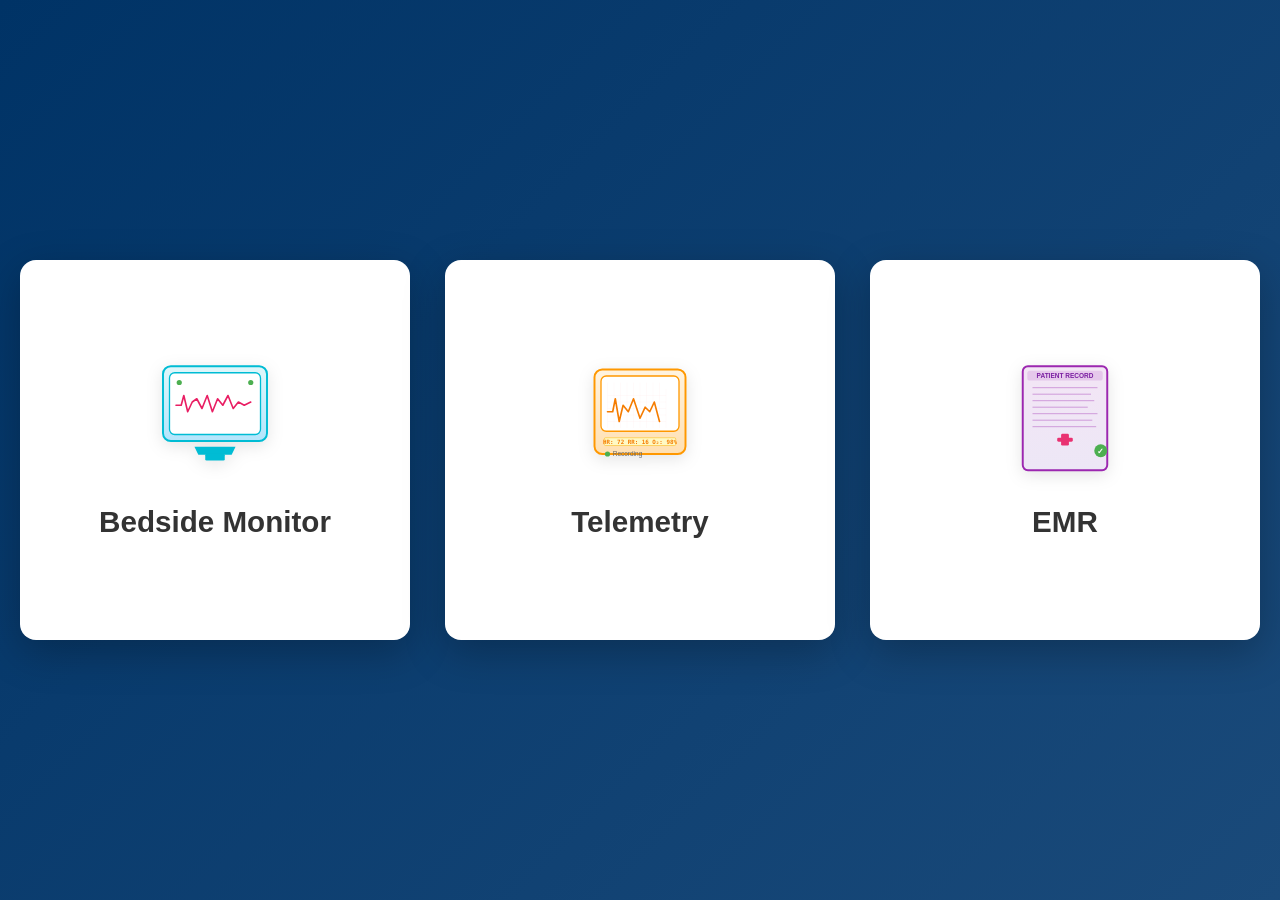
<file: index(1).html>
<!DOCTYPE html>
<html lang="en">
<head>
    <meta charset="UTF-8">
    <meta name="viewport" content="width=device-width, initial-scale=1.0">
    <title>Simulation Hub</title>
    <style>
        * {
            margin: 0;
            padding: 0;
            box-sizing: border-box;
        }

        body {
            font-family: -apple-system, BlinkMacSystemFont, 'Segoe UI', 'Helvetica Neue', sans-serif;
            background: linear-gradient(135deg, #003366 0%, #1a4a7a 100%);
            min-height: 100vh;
            display: flex;
            justify-content: center;
            align-items: center;
            padding: 30px 20px;
        }

        .container {
            max-width: 1300px;
            width: 100%;
        }

        .buttons-grid {
            display: grid;
            grid-template-columns: repeat(auto-fit, minmax(320px, 1fr));
            gap: 35px;
        }

        .button-card {
            background: white;
            border-radius: 16px;
            padding: 40px 30px;
            box-shadow: 0 12px 40px rgba(0,0,0,0.25);
            cursor: pointer;
            transition: all 0.3s cubic-bezier(0.34, 1.56, 0.64, 1);
            text-decoration: none;
            color: inherit;
            display: flex;
            flex-direction: column;
            align-items: center;
            justify-content: center;
            min-height: 380px;
            border: 2px solid transparent;
            position: relative;
            overflow: hidden;
        }

        .button-card::before {
            content: '';
            position: absolute;
            top: 0;
            left: 0;
            right: 0;
            height: 4px;
            background: linear-gradient(90deg, #667eea, #764ba2);
            transform: scaleX(0);
            transform-origin: center;
            transition: transform 0.3s ease;
        }

        .button-card:hover {
            transform: translateY(-12px);
            box-shadow: 0 20px 50px rgba(0,0,0,0.35);
            border-color: #e0e0e0;
        }

        .button-card:hover::before {
            transform: scaleX(1);
        }

        .button-card a {
            text-decoration: none;
            color: inherit;
            width: 100%;
            height: 100%;
            display: flex;
            flex-direction: column;
            align-items: center;
            justify-content: center;
        }

        .icon {
            width: 130px;
            height: 130px;
            margin-bottom: 25px;
            filter: drop-shadow(0 4px 8px rgba(0,0,0,0.1));
        }

        .button-card h2 {
            font-size: 1.85em;
            color: #333;
            margin-bottom: 12px;
            font-weight: 700;
        }

        .card-monitor:hover h2 {
            color: #00bcd4;
        }

        .card-telemetry:hover h2 {
            color: #ff9800;
        }

        .card-emr:hover h2 {
            color: #9c27b0;
        }

        @media (max-width: 768px) {
            .buttons-grid {
                gap: 20px;
            }

            .button-card {
                min-height: 300px;
                padding: 25px;
            }

            .icon {
                width: 100px;
                height: 100px;
            }
        }
    </style>
</head>
<body>
    <div class="container">
        <div class="buttons-grid">
            <!-- Bedside Monitor -->
            <div class="button-card card-monitor">
                <a href="Monitor-Sim.html">
                    <svg class="icon" viewBox="0 0 200 200" xmlns="http://www.w3.org/2000/svg">
                        <defs>
                            <linearGradient id="monitorGrad" x1="0%" y1="0%" x2="0%" y2="100%">
                                <stop offset="0%" style="stop-color:#e0f7fa;stop-opacity:1" />
                                <stop offset="100%" style="stop-color:#b3e5fc;stop-opacity:1" />
                            </linearGradient>
                        </defs>
                        <rect x="20" y="25" width="160" height="115" rx="12" fill="url(#monitorGrad)" stroke="#00bcd4" stroke-width="3"/>
                        <rect x="30" y="35" width="140" height="95" fill="white" stroke="#00bcd4" stroke-width="2" rx="8"/>
                        <polyline points="40,85 48,85 52,70 58,95 65,80 72,75 80,90 88,70 96,95 104,75 112,85 120,70 128,90 136,80 145,85 155,80"
                                  fill="none" stroke="#e91e63" stroke-width="2.5" stroke-linecap="round" stroke-linejoin="round"/>
                        <path d="M 70 150 L 130 150 L 125 160 L 75 160 Z" fill="#00bcd4" stroke="#00bcd4" stroke-width="2"/>
                        <rect x="85" y="160" width="30" height="10" fill="#00bcd4" rx="2"/>
                        <circle cx="45" cy="50" r="4" fill="#4caf50"/>
                        <circle cx="155" cy="50" r="4" fill="#4caf50"/>
                    </svg>
                    <h2>Bedside Monitor</h2>
                </a>
            </div>

            <!-- Telemetry -->
            <div class="button-card card-telemetry">
                <a href="Telemetry-Sim.html">
                    <svg class="icon" viewBox="0 0 200 200" xmlns="http://www.w3.org/2000/svg">
                        <defs>
                            <linearGradient id="telemetryGrad" x1="0%" y1="0%" x2="0%" y2="100%">
                                <stop offset="0%" style="stop-color:#fff3e0;stop-opacity:1" />
                                <stop offset="100%" style="stop-color:#ffe0b2;stop-opacity:1" />
                            </linearGradient>
                        </defs>
                        <rect x="30" y="30" width="140" height="130" rx="12" fill="url(#telemetryGrad)" stroke="#ff9800" stroke-width="3"/>
                        <rect x="40" y="40" width="120" height="85" fill="white" stroke="#ff9800" stroke-width="2" rx="8"/>
                        <g stroke="#ffcccc" stroke-width="0.4" opacity="0.4">
                            <line x1="50" y1="50" x2="50" y2="120"/>
                            <line x1="60" y1="50" x2="60" y2="120"/>
                            <line x1="70" y1="50" x2="70" y2="120"/>
                            <line x1="80" y1="50" x2="80" y2="120"/>
                            <line x1="90" y1="50" x2="90" y2="120"/>
                            <line x1="100" y1="50" x2="100" y2="120"/>
                            <line x1="110" y1="50" x2="110" y2="120"/>
                            <line x1="120" y1="50" x2="120" y2="120"/>
                            <line x1="130" y1="50" x2="130" y2="120"/>
                            <line x1="140" y1="60" x2="140" y2="120"/>
                            <line x1="50" y1="70" x2="140" y2="70"/>
                            <line x1="50" y1="80" x2="140" y2="80"/>
                            <line x1="50" y1="90" x2="140" y2="90"/>
                            <line x1="50" y1="100" x2="140" y2="100"/>
                            <line x1="50" y1="110" x2="140" y2="110"/>
                        </g>
                        <polyline points="50,95 58,95 62,75 68,110 74,85 82,95 90,75 100,105 108,88 115,95 122,80 130,110"
                                  fill="none" stroke="#f57c00" stroke-width="2.5" stroke-linecap="round" stroke-linejoin="round"/>
                        <rect x="45" y="135" width="110" height="12" fill="#fff9c4" rx="2" stroke="#fbc02d" stroke-width="1"/>
                        <text x="100" y="144" font-size="9" fill="#f57c00" text-anchor="middle" font-weight="bold" font-family="monospace">HR: 72  RR: 16  O₂: 98%</text>
                        <circle cx="50" cy="160" r="4" fill="#4caf50"/>
                        <text x="58" y="163" font-size="10" fill="#666">Recording</text>
                    </svg>
                    <h2>Telemetry</h2>
                </a>
            </div>

            <!-- EMR -->
            <div class="button-card card-emr">
                <a href="EMR-Sim.html">
                    <svg class="icon" viewBox="0 0 200 200" xmlns="http://www.w3.org/2000/svg">
                        <defs>
                            <linearGradient id="emrGrad" x1="0%" y1="0%" x2="0%" y2="100%">
                                <stop offset="0%" style="stop-color:#f3e5f5;stop-opacity:1" />
                                <stop offset="100%" style="stop-color:#ede7f6;stop-opacity:1" />
                            </linearGradient>
                        </defs>
                        <rect x="35" y="25" width="130" height="160" rx="8" fill="url(#emrGrad)" stroke="#9c27b0" stroke-width="3"/>
                        <rect x="42" y="32" width="116" height="15" fill="#9c27b0" opacity="0.15" rx="4"/>
                        <text x="100" y="43" font-size="10" fill="#7b1fa2" text-anchor="middle" font-weight="bold">PATIENT RECORD</text>
                        <g stroke="#9c27b0" stroke-width="1.5" opacity="0.4">
                            <line x1="50" y1="58" x2="150" y2="58"/>
                            <line x1="50" y1="68" x2="140" y2="68"/>
                            <line x1="50" y1="78" x2="145" y2="78"/>
                            <line x1="50" y1="88" x2="135" y2="88"/>
                            <line x1="50" y1="98" x2="150" y2="98"/>
                            <line x1="50" y1="108" x2="142" y2="108"/>
                            <line x1="50" y1="118" x2="148" y2="118"/>
                        </g>
                        <g fill="#e91e63" opacity="0.9">
                            <rect x="88" y="135" width="24" height="6" rx="2"/>
                            <rect x="94" y="129" width="12" height="18" rx="2"/>
                        </g>
                        <circle cx="155" cy="155" r="10" fill="#4caf50"/>
                        <text x="155" y="160" font-size="12" fill="white" text-anchor="middle" font-weight="bold">✓</text>
                    </svg>
                    <h2>EMR</h2>
                </a>
            </div>
        </div>
    </div>
</body>
</html>
</file>
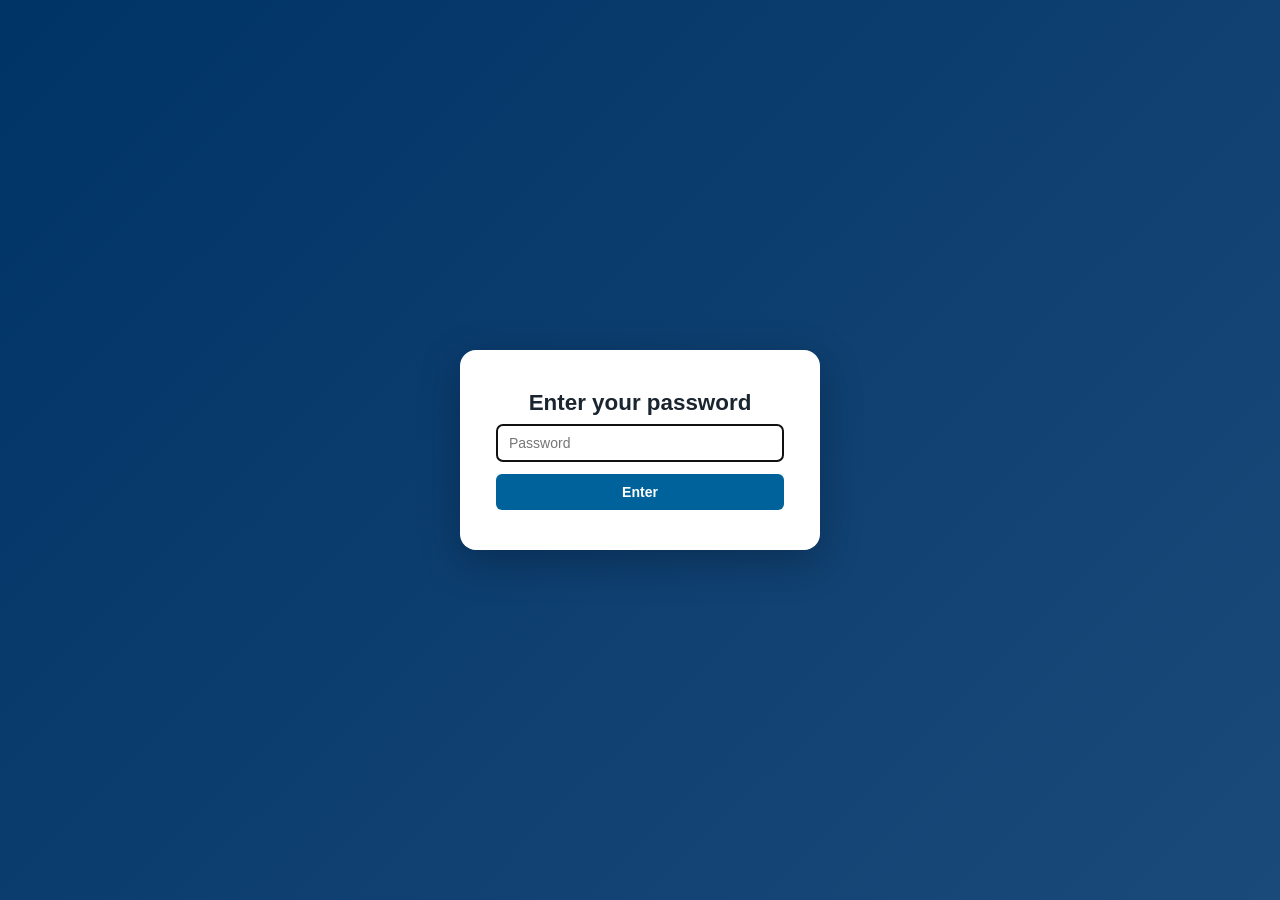
<file: Monitor-Sim.html>
<!DOCTYPE html>
<html lang="en">
<head>
<meta charset="UTF-8">
<meta name="viewport" content="width=device-width, initial-scale=1.0">
<title>Monitor/Defibrillator Simulator — Zoll R Series–Style Interface</title>
<style>
  :root{
    --case-bg:#212326;
    --case-border:#0c0d0e;
    --accent:#e0932f;
    --accent-dim:#7a5320;
    --screen-bg:#000;
    --c-ecg:#39ff6a;
    --c-ecg-dim:#1c8f3c;
    --c-spo2:#29c5ff;
    --c-spo2-dim:#1a6f8f;
    --c-art:#ff4747;
    --c-art-dim:#8f2323;
    --c-co2:#ffd23f;
    --c-co2-dim:#8f7420;
    --c-temp:#c9a6ff;
    --c-temp-dim:#6f568f;
    --red:#ff4d4d;
    --panel-bg:#1a1c1e;
    --panel-border:#333638;
    --text-dim:#9aa0a6;

    /* Zoll unit palette */
    --zoll-case:#eef1f3;
    --zoll-case2:#d7dbe0;
    --zoll-case-border:#aab0b7;
    --zoll-blue:#1f6fb0;
    --zoll-blue-dark:#164f80;
  }
  *{box-sizing:border-box;}
  html,body{height:100%;}
  body{
    margin:0;
    background:#0a0a0b;
    color:#d7dadd;
    font-family:'Menlo','Consolas','SFMono-Regular','Courier New',monospace;
    display:flex;
    flex-direction:column;
    min-height:100vh;
  }
  header{
    padding:9px 18px;
    font-size:11.5px;
    color:var(--text-dim);
    border-bottom:1px solid #1c1f24;
    display:flex;
    justify-content:space-between;
    align-items:center;
    flex-wrap:wrap;
    gap:6px;
  }
  header strong{color:#c7cbd1;font-weight:600;letter-spacing:.03em;}
  .wrap{
    flex:1;
    display:flex;
    gap:14px;
    padding:14px;
    min-height:0;
  }

  /* ---------------- device outer bezel ---------------- */
  .device{
    flex:1;
    display:flex;
    flex-direction:column;
    background:linear-gradient(180deg,#28292c,#1d1e20);
    border:1px solid var(--case-border);
    border-radius:12px;
    padding:10px;
    min-height:640px;
    box-shadow:0 2px 0 rgba(255,255,255,0.03) inset, 0 8px 24px rgba(0,0,0,.4);
  }
  .device-brandbar{
    display:flex;
    justify-content:space-between;
    align-items:center;
    padding:2px 8px 8px;
    font-size:10px;
    letter-spacing:.14em;
    color:#8d8266;
    border-bottom:2px solid var(--accent);
    margin-bottom:8px;
  }
  .device-brandbar b{color:#cfcabb;letter-spacing:.18em;}

  /* ---------------- Zoll unit (white/blue case) ---------------- */
  .zoll-unit{
    flex:1;
    display:flex;
    flex-direction:column;
    min-height:0;
    background:linear-gradient(180deg,var(--zoll-case),var(--zoll-case2));
    border:1px solid var(--zoll-case-border);
    border-radius:14px;
    border-top:7px solid var(--zoll-blue);
    padding:12px 12px 0;
    box-shadow:0 2px 0 rgba(255,255,255,.55) inset, 0 8px 20px rgba(0,0,0,.35);
  }
  .zoll-main{
    flex:1;
    display:flex;
    gap:12px;
    min-height:0;
  }
  .screen-col{
    flex:1;
    display:flex;
    min-width:0;
  }

  .screen{
    flex:1;
    position:relative;
    background:var(--screen-bg);
    border-radius:4px;
    border:1px solid #000;
    box-shadow:inset 0 0 30px rgba(0,0,0,.8);
    min-height:440px;
    overflow:hidden;
  }

  .waveform-stack{
    position:absolute; top:10px; left:0; right:0; bottom:50px;
    display:flex;
    flex-direction:column;
  }
  .lane{
    position:relative;
    border-bottom:1px solid #121417;
    min-height:0;
    display:flex;
    flex-direction:column;
  }
  .lane:last-child{border-bottom:none;}
  .lane-header{
    display:flex;
    align-items:flex-start;
    justify-content:space-between;
    gap:8px;
    padding:3px 8px 2px;
    flex-shrink:0;
  }
  .lane-canvas-wrap{
    position:relative;
    flex:1;
    min-height:0;
  }
  .lane-canvas-wrap canvas{width:100%;height:100%;display:block;}
  .lane-label{
    font-size:9.5px;letter-spacing:.09em;
    opacity:.75;
    text-shadow:0 0 4px rgba(0,0,0,.9);
    padding-top:2px;
    white-space:nowrap;
  }

  .lane-value{
    text-align:right;
    background:rgba(0,0,0,.45);
    padding:2px 7px;
    border-radius:4px;
    pointer-events:none;
    flex-shrink:0;
  }
  .lane-value .lv-row{display:flex;align-items:baseline;justify-content:flex-end;gap:5px;white-space:nowrap;}
  .lane-value .lv-main{font-size:32px;font-weight:700;text-shadow:0 0 6px currentColor;line-height:1.05;}
  .lane-value .lv-unit{font-size:10.5px;opacity:.85;}
  .lane-value .lv-sub{font-size:18px;font-weight:700;margin-top:1px;}
  .beat-dot{
    width:9px;height:9px;border-radius:50%;
    background:var(--c-ecg-dim);
    display:inline-block;
    margin-left:2px;
    transition:background .05s, box-shadow .05s;
  }
  .beat-dot.lit{background:var(--c-ecg);box-shadow:0 0 9px 2px rgba(57,255,106,.7);}

  .temp-corner{
    position:absolute; bottom:24px; right:10px;
    text-align:right;
    color:var(--c-temp);
    background:rgba(0,0,0,.45);
    padding:3px 8px;
    border-radius:4px;
  }
  .temp-corner .temp-label{font-size:9.5px;letter-spacing:.08em;opacity:.8;}
  .temp-corner .temp-row{display:flex;align-items:baseline;justify-content:flex-end;gap:4px;}
  .temp-corner .temp-main{font-size:20px;font-weight:700;text-shadow:0 0 6px currentColor;}

  #flashOverlay{
    position:absolute;inset:0;
    background:#fff;
    opacity:0;
    pointer-events:none;
    transition:opacity .12s ease-out;
  }
  #flashOverlay.active{opacity:.85;transition:opacity 0s;}

  .mode-sel-label{
    position:absolute; left:50%; bottom:29px; transform:translateX(-50%);
    color:#e6e8ea; font-size:12.5px; letter-spacing:.05em;
    text-shadow:0 0 4px rgba(0,0,0,.8);
    white-space:nowrap;
  }
  .clock-readout{
    position:absolute; left:10px; bottom:29px;
    color:#c7cbd1; font-size:12.5px; letter-spacing:.03em;
  }

  .softkey-row{
    position:absolute;left:0;right:0;bottom:0;height:27px;
    display:flex;
    border-top:1px solid #1c1f24;
    background:#040506;
  }
  .softkey{
    flex:1;display:flex;align-items:center;justify-content:center;
    font-size:9px;letter-spacing:.04em;color:#565c63;
    border-right:1px solid #1c1f24;
    cursor:default;
    user-select:none;
    text-align:center;
    line-height:1.15;
  }
  .softkey:last-child{border-right:none;}
  .softkey.sync-softkey{cursor:pointer;}
  .softkey.sync-softkey:hover{background:#101214;color:#8fa0a8;}
  .softkey.sync-softkey.active{background:#173a2e;color:#7dffb0;}

  .zoll-base{
    display:flex;align-items:center;justify-content:center;
    padding:8px 22px 10px;margin-top:6px;
    background:linear-gradient(180deg,#d9dde1,#c3c8cd);
    border-radius:0 0 10px 10px;
    border-top:1px solid #aab0b6;
  }
  .zoll-wordmark{
    font-family:Arial,Helvetica,sans-serif;font-weight:800;font-style:italic;
    font-size:18px;letter-spacing:.02em;color:#2b6bab;
  }

  /* ---------------- panel collapse toggle ---------------- */
  .panel-toggle{
    flex-shrink:0;
    align-self:stretch;
    width:20px;
    background:#1a1c1e;
    border:1px solid #2a2d31;
    border-radius:6px;
    color:#9aa0a6;
    cursor:pointer;
    display:flex;
    align-items:center;
    justify-content:center;
    font-size:15px;
    line-height:1;
    padding:0;
    flex:none;
    transition:background .15s,color .15s;
  }
  .panel-toggle:hover{background:#26292d;color:#e6e8ea;}
  .panel-toggle:focus{outline:2px solid var(--accent);outline-offset:1px;}

  /* ---------------- control panel (instructor sidebar) ---------------- */
  .controls{
    width:350px;
    flex-shrink:0;
    background:var(--panel-bg);
    border:1px solid var(--panel-border);
    border-radius:10px;
    padding:16px;
    overflow-y:auto;
    overflow-x:hidden;
    font-size:13px;
    transition:width .25s ease,min-width .25s ease,padding .25s ease,opacity .2s ease,border-color .25s ease;
  }
  .controls.collapsed{
    width:0;
    min-width:0;
    padding-left:0;
    padding-right:0;
    border-color:transparent;
    opacity:0;
    pointer-events:none;
  }
  .controls h3{
    font-size:11px;
    text-transform:uppercase;
    letter-spacing:.1em;
    color:var(--accent);
    margin:18px 0 8px;
    border-top:1px solid #2a2c2f;
    padding-top:14px;
  }
  .controls h3:first-child{margin-top:0;border-top:none;padding-top:0;}
  .controls label{display:block;margin-bottom:8px;color:#c7cbd1;}
  .controls select,.controls input[type=number]{
    width:100%;
    background:#101214;
    color:#e6e8ea;
    border:1px solid #34383c;
    border-radius:5px;
    padding:7px 8px;
    font-family:inherit;
    font-size:13px;
  }
  .controls select:focus,.controls input:focus,.controls button:focus{
    outline:2px solid var(--accent);
    outline-offset:1px;
  }
  .controls select:disabled,.controls input:disabled{opacity:.45;}
  .check-row{display:flex;align-items:center;gap:8px;margin-bottom:8px;}
  .check-row input{width:auto;}
  .btn-row{display:flex;gap:8px;margin-top:8px;flex-wrap:wrap;}
  button{
    background:#26292d;
    color:#e6e8ea;
    border:1px solid #3a3e42;
    border-radius:5px;
    padding:8px 12px;
    font-family:inherit;
    font-size:13px;
    cursor:pointer;
    flex:1;
  }
  button:hover:not(:disabled){background:#2f3338;}
  button:disabled{opacity:.4;cursor:not-allowed;}
  #chargeBtn{
    background:linear-gradient(180deg,#f5b94a,#c88a1f);
    color:#241a03; font-weight:700; border-color:#8a5f14;
  }
  #chargeBtn:hover:not(:disabled){background:linear-gradient(180deg,#ffc25c,#d99425);}
  #shockBtn{
    background:linear-gradient(180deg,#ff5b5b,#b31c1c);
    color:#fff; font-weight:700; border-color:#7a1414;
  }
  #shockBtn:hover:not(:disabled){background:linear-gradient(180deg,#ff7070,#c92222);}
  #shockBtn:disabled{background:#3a3438;color:#7a7075;}
  .status-line{font-size:12px;color:var(--text-dim);margin-top:8px;min-height:16px;}
  #revealText{
    display:none;
    margin-top:10px;
    background:#101214;
    border:1px solid #34383c;
    border-radius:6px;
    padding:10px;
    font-size:12.5px;
    line-height:1.5;
    color:#c7cbd1;
  }
  .howto{
    font-size:11.5px;
    color:var(--text-dim);
    line-height:1.5;
    background:#1e2023;
    border:1px solid #2a2d31;
    border-radius:6px;
    padding:10px;
    margin-bottom:16px;
  }

  /* ---------------- Stages panel ---------------- */
  .stage-progress{
    font-size:10.5px;
    color:var(--text-dim);
    letter-spacing:.04em;
    margin-bottom:6px;
  }
  .stage-indicator{
    font-size:12.5px;
    font-weight:700;
    color:#e6e8ea;
    background:#101214;
    border:1px solid #34383c;
    border-radius:6px;
    padding:8px 10px;
    margin-bottom:6px;
    min-height:17px;
    line-height:1.35;
  }
  .stage-note{
    font-size:11.5px;
    color:var(--text-dim);
    line-height:1.5;
    background:#1e2023;
    border:1px solid #2a2d31;
    border-radius:6px;
    padding:8px 10px;
    margin-bottom:8px;
    min-height:16px;
  }
  #stageList{margin-bottom:2px;}
  .stage-row{
    display:flex;
    align-items:stretch;
    gap:6px;
    background:#101214;
    border:1px solid #34383c;
    border-radius:5px;
    padding:7px;
    margin-bottom:6px;
  }
  .stage-row-num{
    flex:none;
    width:16px;
    padding-top:5px;
    text-align:center;
    font-size:11px;
    font-weight:700;
    color:var(--accent);
  }
  .stage-row-fields{flex:1;min-width:0;display:flex;flex-direction:column;gap:4px;}
  .stage-row-label,.stage-row-note{
    width:100%;
    background:#181a1c;
    color:#e6e8ea;
    border:1px solid #34383c;
    border-radius:4px;
    padding:5px 6px;
    font-family:inherit;
    box-sizing:border-box;
  }
  .stage-row-label{font-size:12px;}
  .stage-row-note{font-size:11px;color:#c7cbd1;resize:vertical;min-height:32px;line-height:1.4;}
  .stage-row-summary{font-size:10px;color:var(--text-dim);padding:0 1px;line-height:1.4;}
  .stage-row-btns{flex:none;display:flex;flex-direction:column;gap:4px;width:22px;}
  .stage-row-btns button{
    flex:none;
    width:100%;
    padding:3px 0;
    font-size:10px;
    line-height:1.2;
  }

  /* ---------------- Student display role ----------------
     Opened from the instructor window with ?role=display. Shows only the
     monitor face; the instructor control panel and its toggle are removed. */
  body.display-role .controls,
  body.display-role .panel-toggle{display:none !important;}
  body.display-role .wrap{padding:6px;height:100vh;}
  body.display-role .device{min-height:0;height:100%;}

  @media (max-width:860px){
    .wrap{flex-direction:column;}
    .panel-toggle{width:100%;height:20px;}
    .controls{width:100%;}
    .controls.collapsed{width:100%;max-height:0;padding-top:0;padding-bottom:0;overflow:hidden;}
    .device{min-height:460px;}
    .zoll-base{display:none;}
    .lane-value .lv-main{font-size:24px;}
    .lane-value .lv-sub{font-size:15px;}
    .temp-corner .temp-main{font-size:22px;}
  }

  /* ---- Access gate (same methodology as EMR-Sim.html) ---- */
  #monitorGate{
    position:fixed;inset:0;z-index:9999;
    background:linear-gradient(135deg,#003366 0%,#1a4a7a 100%);
    display:flex;align-items:center;justify-content:center;
    font-family:-apple-system,BlinkMacSystemFont,'Segoe UI','Helvetica Neue',sans-serif;
    padding:20px;box-sizing:border-box;
  }
  #monitorGate .gate-box{
    background:#fff;border-radius:16px;padding:40px 36px;
    box-shadow:0 12px 40px rgba(0,0,0,0.25);
    max-width:360px;width:100%;text-align:center;box-sizing:border-box;
  }
  #monitorGate h2{margin:0 0 8px;font-size:1.4em;color:#1a2530;font-weight:700;letter-spacing:normal;text-transform:none;}
  #monitorGate input[type="password"]{
    width:100%;padding:10px 12px;font-size:14px;border:1px solid #9fabb5;
    border-radius:6px;margin:0 0 12px;box-sizing:border-box;background:#fff;color:#1a2530;
    font-family:inherit;display:block;
  }
  #monitorGate button{
    width:100%;padding:10px;font-size:14px;font-weight:600;color:#fff;
    background:#00629b;border:none;border-radius:6px;cursor:pointer;font-family:inherit;display:block;
  }
  #monitorGate button:hover{background:#003865;}
  #monitorGate .gate-error{color:#c8102e;font-size:12.5px;margin:10px 0 0;display:none;}
</style>
</head>
<body>
<div id="monitorGate">
  <div class="gate-box">
    <h2>Enter your password</h2>
    <input type="password" id="monitorGatePassword" placeholder="Password" autocomplete="off">
    <button type="button" id="monitorGateSubmit">Enter</button>
    <p class="gate-error" id="monitorGateError">Incorrect password. Try again.</p>
  </div>
</div>

<div id="appMain" style="display:none;">

<div class="wrap">
  <div class="device">
    <div class="zoll-unit">
      <div class="zoll-main">
        <div class="screen-col">
          <div class="screen">
            <div class="waveform-stack">
              <div class="lane" id="laneEcg" style="flex:1;">
                <div class="lane-header">
                  <div class="lane-label" style="color:var(--c-ecg);">ECG II</div>
                  <div class="lane-value" id="valEcg" style="color:var(--c-ecg);">
                    <div class="lv-row"><span class="lv-main" id="hrValue">--</span><span class="lv-unit">bpm</span><span class="beat-dot" id="beatDot"></span></div>
                    <div class="lv-row lv-sub" id="nibpRow" style="display:none;"><span id="nibpValue">--/--</span><span class="lv-unit">(<span id="nibpMapUnit">--</span>)</span></div>
                  </div>
                </div>
                <div class="lane-canvas-wrap"><canvas id="ecgCanvas"></canvas></div>
              </div>
              <div class="lane" id="laneSpo2" style="flex:1;display:none;">
                <div class="lane-header">
                  <div class="lane-label" style="color:var(--c-spo2);">PLETH</div>
                  <div class="lane-value compact" id="valSpo2" style="color:var(--c-spo2);">
                    <div class="lv-row"><span class="lv-main" id="spo2Value">--</span><span class="lv-unit">%</span></div>
                  </div>
                </div>
                <div class="lane-canvas-wrap"><canvas id="spo2Canvas"></canvas></div>
              </div>
              <div class="lane" id="laneArt" style="flex:1;display:none;">
                <div class="lane-header">
                  <div class="lane-label" style="color:var(--c-art);">ART</div>
                  <div class="lane-value compact" id="valArt" style="color:var(--c-art);">
                    <div class="lv-row"><span class="lv-main" id="artValue">--/--</span></div>
                    <div class="lv-row lv-sub">MAP <span id="artMapUnit">--</span></div>
                  </div>
                </div>
                <div class="lane-canvas-wrap"><canvas id="artCanvas"></canvas></div>
              </div>
              <div class="lane" id="laneCo2" style="flex:1;display:none;">
                <div class="lane-header">
                  <div class="lane-label" style="color:var(--c-co2);">CO2</div>
                  <div class="lane-value compact" id="valCo2" style="color:var(--c-co2);">
                    <div class="lv-row"><span class="lv-main" id="co2ValueTile">--</span><span class="lv-unit">mmHg</span></div>
                    <div class="lv-row lv-sub">RR <span id="co2RRValueTile">--</span></div>
                  </div>
                </div>
                <div class="lane-canvas-wrap"><canvas id="co2Canvas"></canvas></div>
              </div>
            </div>
            <div class="temp-corner" id="tempCorner" style="display:none;">
              <div class="temp-label">TEMP</div>
              <div class="temp-row"><span class="temp-main" id="tempValueTile">--</span><span class="lv-unit">°F</span></div>
            </div>
            <div class="mode-sel-label" id="modeSelLabel">DEFIB 150J SEL.</div>
            <div class="clock-readout" id="clockReadout">--:--</div>
            <div class="softkey-row">
              <div class="softkey sync-softkey" id="syncSoftkey" title="Toggle synchronized cardioversion mode">Sync<br>On/Off</div>
            </div>
            <div id="flashOverlay"></div>
          </div>
        </div>
      </div>
    </div>
  </div>

  <button class="panel-toggle" id="panelToggleBtn" type="button" title="Hide control panel" aria-controls="controlsPanel" aria-expanded="true">
    <span id="panelToggleArrow">&rsaquo;</span>
  </button>

  <div class="controls" id="controlsPanel">
    <h3>Stages</h3>
    <div class="stage-progress" id="stageProgress"></div>
    <div class="stage-indicator" id="stageIndicator">No stages yet.</div>
    <div class="stage-note" id="stageNote"></div>
    <div class="btn-row">
      <button id="prevStageBtn" type="button" disabled>&#9664; Prev Stage</button>
      <button id="nextStageBtn" type="button" disabled>Next Stage &#9654;</button>
    </div>
    <button id="resetStageBtn" type="button" style="width:100%;" disabled>Reset to Stage 1</button>
    <button id="addStageBtn" type="button" style="width:100%;">+ Add Stage From Current Settings</button>
    <div id="stageList"></div>
    <button id="clearStagesBtn" type="button" style="width:100%;">Clear All Stages</button>

    <h3>Rhythm</h3>
    <label>Select
      <select id="rhythmSelect"></select>
    </label>
    <label id="rateWrap"><span id="rateLabelText">Rate</span>
      <input type="number" id="rateInput" min="60" max="100" value="78">
    </label>
    <div class="status-line" id="rateNote" style="display:none;">No intrinsic rate — chaotic or absent electrical activity.</div>
    <button id="revealBtn" style="width:100%;">Show rhythm ID &amp; treatment</button>
    <div id="revealText"></div>

    <h3>Student Display</h3>
    <button id="openDisplayBtn" type="button" style="width:100%;">Open Student Display Window</button>
    <div class="status-line" id="displayStatus">No student display connected.</div>

    <h3>Display</h3>
    <div class="check-row"><input type="checkbox" id="soundToggle"><label for="soundToggle" style="margin:0;">QRS beep</label></div>
    <button id="pauseBtn" style="width:100%;">Freeze</button>

    <h3>Non-Invasive Blood Pressure</h3>
    <div class="check-row"><input type="checkbox" id="nibpEnable" checked><label for="nibpEnable" style="margin:0;">Enable</label></div>
    <label>Systolic<input type="number" id="nibpSBPInput" min="40" max="260" value="120"></label>
    <label>Diastolic<input type="number" id="nibpDBPInput" min="20" max="160" value="80"></label>

    <h3>Pulse Oximetry</h3>
    <div class="check-row"><input type="checkbox" id="spo2Enable" checked><label for="spo2Enable" style="margin:0;">Enable</label></div>
    <label>SpO2 (%) <input type="number" id="spo2ValueInput" min="50" max="100" value="97"></label>
    <div class="check-row"><input type="checkbox" id="poorSignalChk"><label for="poorSignalChk" style="margin:0;">Poor waveform / artifact</label></div>

    <h3>Arterial Pressure</h3>
    <div class="check-row"><input type="checkbox" id="artEnable" checked><label for="artEnable" style="margin:0;">Enable</label></div>
    <div class="check-row"><input type="checkbox" id="syncBPChk" checked><label for="syncBPChk" style="margin:0;">Sync with NIBP</label></div>
    <label>Systolic<input type="number" id="artSBPInput" min="40" max="260" value="120"></label>
    <label>Diastolic<input type="number" id="artDBPInput" min="20" max="160" value="80"></label>

    <h3>End-Tidal CO2</h3>
    <div class="check-row"><input type="checkbox" id="co2Enable" checked><label for="co2Enable" style="margin:0;">Enable</label></div>
    <label>EtCO2<input type="number" id="co2ValueInput" min="0" max="80" value="38"></label>
    <label>Respiratory Rate<input type="number" id="co2RRInput" min="0" max="40" value="14"></label>

    <h3>Temperature</h3>
    <div class="check-row"><input type="checkbox" id="tempEnable" checked><label for="tempEnable" style="margin:0;">Enable</label></div>
    <label>Temp (°F) <input type="number" id="tempValueInput" min="82" max="107" step="0.1" value="98.6"></label>

    <h3>Defibrillator</h3>
    <label>Energy
      <select id="energySelect">
        <option value="120">120 J</option>
        <option value="150" selected>150 J</option>
        <option value="200">200 J</option>
      </select>
    </label>
    <div class="check-row"><input type="checkbox" id="syncModeChk"><label for="syncModeChk" style="margin:0;">Synchronize</label></div>
    <div class="btn-row">
      <button id="chargeBtn">Charge</button>
      <button id="shockBtn" disabled>Shock</button>
    </div>
    <div class="status-line" id="defibStatus">Ready to charge.</div>

    <h3>Transcutaneous Pacer</h3>
    <label>Rate
      <input type="number" id="pacerRate" min="30" max="120" value="70">
    </label>
    <button id="pacerBtn" style="width:100%;">Start Pacing</button>
  </div>
</div>

</div><!-- /appMain -->

<script>
(function(){
  'use strict';

  /* ---------------------------------------------------------------
     Window role. The same file runs in two windows:
       - instructor (default): full control panel
       - display (?role=display): monitor face only, driven remotely
  --------------------------------------------------------------- */
  const IS_DISPLAY = new URLSearchParams(location.search).get('role') === 'display';
  if (IS_DISPLAY) document.body.classList.add('display-role');

  /* ---------------------------------------------------------------
     Math helpers — synthetic PQRST waveform built from Gaussian bumps
  --------------------------------------------------------------- */
  function gauss(x, amp, width){ return amp * Math.exp(-(x*x)/(2*width*width)); }

  function cyclicDelta(pos, center, cycleLen){
    let d = pos - center;
    d = d - cycleLen * Math.round(d/cycleLen);
    return d;
  }

  function narrowQRS(dt){ return gauss(dt+16,-0.10,7) + gauss(dt,1.15,11) + gauss(dt-16,-0.22,9); }
  function wideQRS(dt){ return gauss(dt+14,-0.12,18) + gauss(dt,0.95,32) + gauss(dt-22,0.35,26); }
  function tNarrow(dt){ return gauss(dt-170,0.28,55); }
  function tWide(dt){ return gauss(dt-230,-0.18,65); }
  function pWaveShape(dt){ return gauss(dt,0.13,38); }
  function spikeShape(dt){ return gauss(dt,0.65,4); }

  function qrsAndT(dt, wide){
    return wide ? (wideQRS(dt)+tWide(dt)) : (narrowQRS(dt)+tNarrow(dt));
  }

  function sumEvents(posInCycle, events, cycleLen){
    let v = 0;
    for (let i=0;i<events.length;i++){
      const e = events[i];
      const d = cyclicDelta(posInCycle, e.c, cycleLen);
      if (e.t==='p') v += pWaveShape(d);
      else if (e.t==='qrs') v += qrsAndT(d, !!e.w);
      else if (e.t==='spike') v += spikeShape(d);
    }
    return v;
  }

  function cycleSample(t, cycleLen, events){
    const pos = ((t % cycleLen) + cycleLen) % cycleLen;
    return sumEvents(pos, events, cycleLen);
  }

  /* ---------------------------------------------------------------
     Special-case samplers: atrial flutter, complete heart block,
     atrial fibrillation, ventricular fibrillation, asystole
  --------------------------------------------------------------- */
  function aflutterSample(t, ventRate){
    const atrialPeriod=200;
    const qrsPeriod=60000/ventRate;
    const posA = ((t%atrialPeriod)+atrialPeriod)%atrialPeriod;
    const phase = posA/atrialPeriod;
    const flutter = 0.16*(1-4*Math.abs(((phase+0.25)%1)-0.5));
    const qrsPos = ((t%qrsPeriod)+qrsPeriod)%qrsPeriod;
    const dCenter = cyclicDelta(qrsPos,0,qrsPeriod);
    return flutter + qrsAndT(dCenter,false);
  }

  function chbSample(t, escapeRate){
    const pPeriod=650;
    const qrsPeriod=60000/escapeRate;
    const pPos=((t%pPeriod)+pPeriod)%pPeriod;
    const pD=cyclicDelta(pPos,0,pPeriod);
    const qPos=((t%qrsPeriod)+qrsPeriod)%qrsPeriod;
    const qD=cyclicDelta(qPos,300,qrsPeriod);
    return pWaveShape(pD) + qrsAndT(qD,true);
  }

  const afibState = { beats:[0] };
  function afibEnsure(t, meanRate){
    const arr = afibState.beats;
    const meanRR = 60000/meanRate;
    let last = arr[arr.length-1];
    while (last < t + 3000){
      const rr = meanRR + (Math.random()-0.5)*meanRR*0.9;
      const clamped = Math.max(meanRR*0.55, Math.min(meanRR*1.7, rr));
      last = last + clamped;
      arr.push(last);
    }
    while (arr.length>6 && arr[1] < t-3000) arr.shift();
  }
  function afibSample(t, meanRate){
    afibEnsure(t, meanRate);
    const arr = afibState.beats;
    let nearest = arr[0], best=Infinity;
    for (let i=0;i<arr.length;i++){
      const d=Math.abs(arr[i]-t);
      if (d<best){ best=d; nearest=arr[i]; }
    }
    const dt = t-nearest;
    let v = qrsAndT(dt,false);
    v += 0.05*Math.sin(t*0.045) + 0.035*Math.sin(t*0.071+1.1) + 0.03*Math.sin(t*0.098+2.3);
    return v;
  }

  function wenckebachSample(t, atrialRate){
    const ap = 60000/atrialRate;
    return cycleSample(t, ap*4, [
      {t:'p',c:0},        {t:'qrs',c:160},
      {t:'p',c:ap},        {t:'qrs',c:ap+220},
      {t:'p',c:ap*2},      {t:'qrs',c:ap*2+300},
      {t:'p',c:ap*3}
    ]);
  }

  function mobitz2Sample(t, atrialRate){
    const ap = 60000/atrialRate;
    return cycleSample(t, ap*4, [
      {t:'p',c:0},        {t:'qrs',c:180,w:true},
      {t:'p',c:ap},        {t:'qrs',c:ap+180,w:true},
      {t:'p',c:ap*2},      {t:'qrs',c:ap*2+180,w:true},
      {t:'p',c:ap*3}
    ]);
  }

  /* ---------------------------------------------------------------
     Ectopic beats: PAC / PJC / PVC riding on an underlying sinus
     rhythm. Built as a periodic hyper-cycle (six sinus beats, one
     ectopic beat) so it uses the same deterministic cycleSample
     approach as the Wenckebach/Mobitz II samplers above.
  --------------------------------------------------------------- */
  function ectopicBeatSample(t, rate, hasP, wide, compensatory){
    const RR = 60000/rate;
    const pf = 0.62; // how early the ectopic beat lands, as a fraction of RR
    const preBeats = 5; // normal sinus beats before the ectopic beat
    const ectopicCenter = preBeats*RR + pf*RR;
    // PVCs classically show a full compensatory pause; PACs/PJCs typically
    // reset the sinus node, giving a shorter, non-compensatory pause.
    const postInterval = compensatory ? (2*RR - pf*RR) : RR;
    const nextCenter = ectopicCenter + postInterval;
    const cycleLen = nextCenter + RR;
    const events = [];
    for (let i=0;i<=preBeats;i++){
      events.push({t:'p', c:i*RR - 160});
      events.push({t:'qrs', c:i*RR});
    }
    if (hasP) events.push({t:'p', c:ectopicCenter - 90});
    events.push({t:'qrs', c:ectopicCenter, w:wide});
    events.push({t:'p', c:nextCenter - 160});
    events.push({t:'qrs', c:nextCenter});
    return cycleSample(t, cycleLen, events);
  }
  function pacSample(t, rate){ return ectopicBeatSample(t, rate, true, false, false); }
  function pjcSample(t, rate){ return ectopicBeatSample(t, rate, false, false, false); }
  function pvcSample(t, rate){ return ectopicBeatSample(t, rate, false, true, true); }

  const vfibState = { env:0.3, phases:[0.7,1.3,2.1,3.3,4.7] };
  function vfibSample(t){
    const s = vfibState;
    s.env += (Math.random()-0.5)*0.02;
    if (s.env<0.15) s.env=0.15;
    if (s.env>0.55) s.env=0.55;
    const freqs=[0.031,0.047,0.065,0.083,0.11];
    let v=0;
    for (let i=0;i<freqs.length;i++){ v += Math.sin(t*freqs[i]+s.phases[i]); }
    return v*s.env*0.22;
  }

  function asystoleSample(){
    return (Math.random()-0.5)*0.02;
  }

  /* ---------------------------------------------------------------
     Arterial / pleth pulse shapes (fn of ms since last detected R-wave)
     and capnography (EtCO2) waveform shape (fn of 0..1 breath phase)
  --------------------------------------------------------------- */
  function smoothstep(x){ x=Math.max(0,Math.min(1,x)); return x*x*(3-2*x); }

  function arterialShape(dt){
    if (dt<0 || dt>900) return 0;
    if (dt<60) return smoothstep(dt/60);
    if (dt<120) return 1 - 0.15*smoothstep((dt-60)/60);
    if (dt<260) return 0.85 - 0.45*smoothstep((dt-120)/140);
    if (dt<320) return 0.40 + 0.12*Math.sin(((dt-260)/60)*Math.PI);
    if (dt<700) return 0.40*Math.exp(-(dt-320)/220);
    return 0;
  }

  function plethShape(dt){
    if (dt<0 || dt>900) return 0;
    if (dt<120) return smoothstep(dt/120);
    if (dt<260) return 1 - 0.25*smoothstep((dt-120)/140);
    if (dt<400) return 0.75 - 0.35*smoothstep((dt-260)/140);
    if (dt<700) return 0.40*Math.exp(-(dt-400)/220);
    return 0;
  }

  function capnoShape(phase, etco2){
    if (etco2<=0) return 0;
    if (phase<0.32) return 0;
    if (phase<0.42) return etco2*smoothstep((phase-0.32)/0.10);
    if (phase<0.85) return etco2*(0.92 + 0.08*((phase-0.42)/0.43));
    return etco2*(1-smoothstep((phase-0.85)/0.15));
  }

  /* ---------------------------------------------------------------
     Rhythm library
  --------------------------------------------------------------- */
  const RHYTHMS = {
    nsr: { label:'Normal Sinus Rhythm', group:'Sinus Rhythms', pulse:true, shockable:false, paceable:false, alarm:false, cardiovertible:false,
      treatment:'Normal — no treatment indicated.',
      rateLabel:'Heart Rate', defaultRate:78, minRate:60, maxRate:100,
      sample:(t,rate)=>cycleSample(t,60000/rate,[{t:'p',c:-160},{t:'qrs',c:0}]) },
    sinusbrady: { label:'Sinus Bradycardia', group:'Sinus Rhythms', pulse:true, shockable:false, paceable:true, alarm:false, cardiovertible:false,
      treatment:'Treat only if symptomatic: atropine → transcutaneous pacing → catecholamine infusion (ACLS bradycardia algorithm).',
      rateLabel:'Heart Rate', defaultRate:45, minRate:20, maxRate:59,
      sample:(t,rate)=>cycleSample(t,60000/rate,[{t:'p',c:-160},{t:'qrs',c:0}]) },
    sinustach: { label:'Sinus Tachycardia', group:'Sinus Rhythms', pulse:true, shockable:false, paceable:false, alarm:false, cardiovertible:false,
      treatment:'Identify and treat the underlying cause (pain, fever, hypovolemia, anxiety, etc.) rather than the rate itself.',
      rateLabel:'Heart Rate', defaultRate:132, minRate:101, maxRate:180,
      sample:(t,rate)=>cycleSample(t,60000/rate,[{t:'p',c:-140},{t:'qrs',c:0}]) },
    afib: { label:'Atrial Fibrillation', group:'Atrial Arrhythmias', pulse:true, shockable:false, paceable:false, alarm:false, cardiovertible:true,
      treatment:'Rate or rhythm control plus stroke-risk assessment/anticoagulation; synchronized cardioversion if hemodynamically unstable.',
      rateLabel:'Ventricular Response Rate', defaultRate:110, minRate:50, maxRate:170,
      sample:(t,rate)=>afibSample(t,rate) },
    aflutter: { label:'Atrial Flutter', group:'Atrial Arrhythmias', pulse:true, shockable:false, paceable:false, alarm:false, cardiovertible:true,
      treatment:'Similar approach to AFib — rate/rhythm control and anticoagulation; synchronized cardioversion if unstable.',
      rateLabel:'Ventricular Response Rate', defaultRate:150, minRate:50, maxRate:180,
      sample:(t,rate)=>aflutterSample(t,rate) },
    svt: { label:'Supraventricular Tachycardia (SVT)', group:'Atrial Arrhythmias', pulse:true, shockable:false, paceable:false, alarm:false, cardiovertible:true,
      treatment:'Vagal maneuvers → adenosine; synchronized cardioversion if hemodynamically unstable (ACLS tachycardia algorithm).',
      rateLabel:'Heart Rate', defaultRate:182, minRate:150, maxRate:250,
      sample:(t,rate)=>cycleSample(t,60000/rate,[{t:'qrs',c:0}]) },
    pac: { label:'Sinus Rhythm with PACs', group:'Atrial Arrhythmias', pulse:true, shockable:false, paceable:false, alarm:false, cardiovertible:false,
      treatment:'Usually benign; note frequency/pattern and evaluate for triggers (caffeine, stimulants, electrolyte disturbance, hyperthyroidism) if frequent or symptomatic.',
      rateLabel:'Underlying Sinus Rate', defaultRate:74, minRate:50, maxRate:110,
      sample:(t,rate)=>pacSample(t,rate) },
    avb1: { label:'First-Degree AV Block', group:'AV Conduction Blocks', pulse:true, shockable:false, paceable:false, alarm:false, cardiovertible:false,
      treatment:'Benign in most cases — monitor and review AV-nodal blocking medications.',
      rateLabel:'Heart Rate', defaultRate:76, minRate:50, maxRate:100,
      sample:(t,rate)=>cycleSample(t,60000/rate,[{t:'p',c:-280},{t:'qrs',c:0}]) },
    wenckebach: { label:'2° AV Block, Type I (Wenckebach)', group:'AV Conduction Blocks', pulse:true, shockable:false, paceable:true, alarm:false, cardiovertible:false,
      treatment:'Usually benign; treat only if symptomatic (atropine, pacing).',
      rateLabel:'Atrial Rate', defaultRate:86, minRate:60, maxRate:130,
      sample:(t,rate)=>wenckebachSample(t,rate) },
    mobitz2: { label:'2° AV Block, Type II (Mobitz II)', group:'AV Conduction Blocks', pulse:true, shockable:false, paceable:true, alarm:false, cardiovertible:false,
      treatment:'Higher risk of progressing to complete block — transcutaneous pacing and prepare for transvenous pacing.',
      rateLabel:'Atrial Rate', defaultRate:75, minRate:60, maxRate:130,
      sample:(t,rate)=>mobitz2Sample(t,rate) },
    chb: { label:'Third-Degree (Complete) AV Block', group:'AV Conduction Blocks', pulse:true, shockable:false, paceable:true, alarm:false, cardiovertible:false,
      treatment:'Transcutaneous pacing (atropine often ineffective); prepare for transvenous pacing.',
      rateLabel:'Escape Rate', defaultRate:35, minRate:15, maxRate:50,
      sample:(t,rate)=>chbSample(t,rate) },
    pjc: { label:'Sinus Rhythm with PJCs', group:'Junctional Rhythms', pulse:true, shockable:false, paceable:false, alarm:false, cardiovertible:false,
      treatment:'Usually benign; note the absent or retrograde P wave and narrow, junctional-origin QRS. Evaluate underlying cause if frequent or symptomatic.',
      rateLabel:'Underlying Sinus Rate', defaultRate:74, minRate:50, maxRate:110,
      sample:(t,rate)=>pjcSample(t,rate) },
    vt: { label:'Ventricular Tachycardia (with pulse)', group:'Ventricular Arrhythmias', pulse:true, shockable:false, paceable:false, alarm:false, cardiovertible:true,
      treatment:'If stable: antiarrhythmic therapy. If unstable: synchronized cardioversion (ACLS tachycardia algorithm).',
      rateLabel:'Heart Rate', defaultRate:168, minRate:100, maxRate:250,
      sample:(t,rate)=>cycleSample(t,60000/rate,[{t:'qrs',c:0,w:true}]) },
    pvc: { label:'Sinus Rhythm with PVCs', group:'Ventricular Arrhythmias', pulse:true, shockable:false, paceable:false, alarm:false, cardiovertible:false,
      treatment:'Usually benign if infrequent with a structurally normal heart; note frequency and pattern (bigeminy, couplets, multifocal) and evaluate/treat underlying cause if frequent or symptomatic.',
      rateLabel:'Underlying Sinus Rate', defaultRate:72, minRate:50, maxRate:110,
      sample:(t,rate)=>pvcSample(t,rate) },
    vtpulseless: { label:'Ventricular Tachycardia (pulseless)', group:'Ventricular Arrhythmias', pulse:false, shockable:true, paceable:false, alarm:true, cardiovertible:false,
      treatment:'Pulseless arrest — CPR + immediate defibrillation per the ACLS cardiac arrest algorithm.',
      rateLabel:'Heart Rate', defaultRate:195, minRate:100, maxRate:250,
      sample:(t,rate)=>cycleSample(t,60000/rate,[{t:'qrs',c:0,w:true}]) },
    vfib: { label:'Ventricular Fibrillation', group:'Ventricular Arrhythmias', pulse:false, shockable:true, paceable:false, alarm:true, cardiovertible:false,
      treatment:'Pulseless arrest — CPR + immediate defibrillation per the ACLS cardiac arrest algorithm.',
      rateLabel:null, defaultRate:null, minRate:null, maxRate:null,
      sample:(t)=>vfibSample(t) },
    asystole: { label:'Asystole', group:'Pulseless / Lethal Rhythms', pulse:false, shockable:false, paceable:false, alarm:true, cardiovertible:false,
      treatment:'Pulseless arrest — CPR + epinephrine; confirm in a second lead; not a shockable rhythm.',
      rateLabel:null, defaultRate:null, minRate:null, maxRate:null,
      sample:()=>asystoleSample() },
    pea: { label:'Pulseless Electrical Activity (PEA)', group:'Pulseless / Lethal Rhythms', pulse:false, shockable:false, paceable:false, alarm:true, cardiovertible:false,
      treatment:"Pulseless arrest despite organized electrical activity — CPR + epinephrine; search for and treat reversible causes (H's & T's).",
      rateLabel:'Heart Rate', defaultRate:42, minRate:20, maxRate:100,
      sample:(t,rate)=>cycleSample(t,60000/rate,[{t:'p',c:-160},{t:'qrs',c:0}]) }
  };

  /* ---------------------------------------------------------------
     Engine state
  --------------------------------------------------------------- */
  const SAMPLE_RATE = 250;
  const SAMPLE_INTERVAL = 1000/SAMPLE_RATE;
  const DISPLAY_SECONDS = 6;
  const N = SAMPLE_RATE*DISPLAY_SECONDS;
  const GAP = 22;
  const THRESHOLD = 0.5;
  const REFRACTORY = 200;

  let ecgBuffer = new Array(N).fill(null);
  let ecgBeatMarks = new Array(N).fill(false);
  let ecgWriteIndex = 0;
  let spo2Buffer = new Array(N).fill(null);
  let spo2WriteIndex = 0;
  let artBuffer = new Array(N).fill(null);
  let artWriteIndex = 0;
  let co2Buffer = new Array(N).fill(null);
  let co2WriteIndex = 0;

  let simTime = 0;
  let acc = 0;
  let lastFrameTime = null;
  let paused = false;
  let currentId = 'nsr';
  let currentRate = 78;
  let pacing = false;
  let pacerRate = 70;
  let soundEnabled = false;
  let charged = false;
  let syncMode = false;
  let pendingSyncShock = false;

  let nibpEnabled = false;
  let nibpSBP = 120, nibpDBP = 80;

  let spo2Enabled = false;
  let spo2Value = 97;
  let poorSignal = false;
  let poorSignalState = { env:0 };

  let arterialEnabled = false;
  let artSBP = 120, artDBP = 80;
  let bpSynced = false;

  let co2Enabled = false;
  let co2Value = 38, co2RR = 14;

  let tempEnabled = false;
  let tempValue = 98.6;

  let lastSampleVal = 0;
  let lastRTime = -10000;
  let rrHistory = [];
  let hrDisplay = null;

  function currentPulseOk(){
    return pacing ? true : RHYTHMS[currentId].pulse;
  }

  function currentSample(t){
    if (pacing){
      const period = 60000/pacerRate;
      return cycleSample(t, period, [{t:'spike',c:-35},{t:'qrs',c:0,w:true}]);
    }
    return RHYTHMS[currentId].sample(t, currentRate);
  }

  function stepSample(){
    simTime += SAMPLE_INTERVAL;
    const v = currentSample(simTime);

    const suppressBeat = (!pacing && (currentId==='vfib' || currentId==='asystole'));
    if (!suppressBeat){
      if (lastSampleVal < THRESHOLD && v >= THRESHOLD && (simTime-lastRTime) > REFRACTORY){
        if (lastRTime > -9999){
          const rr = simTime-lastRTime;
          rrHistory.push(rr);
          if (rrHistory.length>8) rrHistory.shift();
        }
        lastRTime = simTime;
        ecgBeatMarks[ecgWriteIndex] = true;
        onBeat();
      }
    }
    lastSampleVal = v;

    ecgBuffer[ecgWriteIndex] = v;
    ecgBuffer[(ecgWriteIndex+GAP)%N] = null;
    ecgBeatMarks[(ecgWriteIndex+GAP)%N] = false;
    ecgWriteIndex = (ecgWriteIndex+1)%N;

    const pulseOk = currentPulseOk();

    if (spo2Enabled){
      const dt = simTime - lastRTime;
      let sv;
      if (!pulseOk){
        sv = 0;
      } else if (poorSignal){
        poorSignalState.env += (Math.random()-0.5)*0.03;
        if (poorSignalState.env<-1) poorSignalState.env=-1;
        if (poorSignalState.env>1) poorSignalState.env=1;
        sv = 0.18*plethShape(dt) + 0.16*Math.sin(simTime*0.02) + 0.10*Math.sin(simTime*0.037+1.3) + (Math.random()-0.5)*0.14;
      } else {
        sv = plethShape(dt);
      }
      spo2Buffer[spo2WriteIndex] = sv;
      spo2Buffer[(spo2WriteIndex+GAP)%N] = null;
      spo2WriteIndex = (spo2WriteIndex+1)%N;
    }

    if (arterialEnabled){
      const dt = simTime - lastRTime;
      const av = pulseOk ? (artDBP + (artSBP-artDBP)*arterialShape(dt)) : artDBP;
      artBuffer[artWriteIndex] = av;
      artBuffer[(artWriteIndex+GAP)%N] = null;
      artWriteIndex = (artWriteIndex+1)%N;
    }

    if (co2Enabled){
      let cv = 0;
      if (co2RR>0){
        const resPeriod = 60000/co2RR;
        const phase = (((simTime%resPeriod)+resPeriod)%resPeriod)/resPeriod;
        cv = capnoShape(phase, co2Value);
      }
      co2Buffer[co2WriteIndex] = cv;
      co2Buffer[(co2WriteIndex+GAP)%N] = null;
      co2WriteIndex = (co2WriteIndex+1)%N;
    }
  }

  function onBeat(){
    flashHeart();
    if (soundEnabled) beep(1400,0.18,0.25);
    if (pendingSyncShock){
      pendingSyncShock = false;
      deliverShock(true);
    }
  }

  function updateHR(){
    if (!pacing && (currentId==='vfib' || currentId==='asystole')){
      hrDisplay = null;
    } else if (rrHistory.length===0){
      hrDisplay = null;
    } else {
      const avg = rrHistory.reduce((a,b)=>a+b,0)/rrHistory.length;
      hrDisplay = Math.round(60000/avg);
    }
  }

  /* ---------------------------------------------------------------
     Audio (Web Audio API): QRS beep, charge whine, ready chirp, shock thump
  --------------------------------------------------------------- */
  let audioCtx = null;
  function ensureAudio(){
    if (!audioCtx){
      try{ audioCtx = new (window.AudioContext||window.webkitAudioContext)(); }catch(e){ audioCtx=null; }
    }
    if (audioCtx && audioCtx.state==='suspended') audioCtx.resume();
  }
  function beep(freq, peakGain, dur){
    if (!audioCtx) return;
    try{
      const osc = audioCtx.createOscillator();
      const gain = audioCtx.createGain();
      osc.frequency.value = freq;
      osc.type = 'sine';
      const now = audioCtx.currentTime;
      gain.gain.setValueAtTime(0.0001, now);
      gain.gain.exponentialRampToValueAtTime(peakGain, now+0.006);
      gain.gain.exponentialRampToValueAtTime(0.0001, now+dur);
      osc.connect(gain).connect(audioCtx.destination);
      osc.start(now);
      osc.stop(now+dur+0.02);
    }catch(e){ /* ignore audio errors */ }
  }

  let chargeOsc=null, chargeGain=null, readyBeepInterval=null;

  function startChargingTone(durationMs){
    if (!audioCtx) return;
    stopChargingTone();
    try{
      const osc = audioCtx.createOscillator();
      const gain = audioCtx.createGain();
      osc.type = 'sawtooth';
      const now = audioCtx.currentTime;
      osc.frequency.setValueAtTime(220, now);
      osc.frequency.linearRampToValueAtTime(1150, now + durationMs/1000);
      gain.gain.setValueAtTime(0.0001, now);
      gain.gain.linearRampToValueAtTime(0.085, now+0.15);
      osc.connect(gain).connect(audioCtx.destination);
      osc.start(now);
      chargeOsc = osc; chargeGain = gain;
    }catch(e){ /* ignore */ }
  }
  function stopChargingTone(){
    if (chargeOsc && audioCtx){
      try{
        const now = audioCtx.currentTime;
        chargeGain.gain.exponentialRampToValueAtTime(0.0001, now+0.08);
        chargeOsc.stop(now+0.1);
      }catch(e){ /* ignore */ }
    }
    chargeOsc=null; chargeGain=null;
  }
  function startReadyBeep(){
    stopReadyBeep();
    readyBeepInterval = setInterval(()=>{ if (soundEnabled) beep(1600,0.13,0.08); }, 1250);
  }
  function stopReadyBeep(){
    if (readyBeepInterval){ clearInterval(readyBeepInterval); readyBeepInterval=null; }
  }
  function playShockThump(){
    if (!audioCtx) return;
    try{
      const now = audioCtx.currentTime;
      const osc = audioCtx.createOscillator();
      const gain = audioCtx.createGain();
      osc.type='square';
      osc.frequency.setValueAtTime(130, now);
      osc.frequency.exponentialRampToValueAtTime(40, now+0.25);
      gain.gain.setValueAtTime(0.22, now);
      gain.gain.exponentialRampToValueAtTime(0.0001, now+0.28);
      osc.connect(gain).connect(audioCtx.destination);
      osc.start(now);
      osc.stop(now+0.3);
    }catch(e){ /* ignore */ }
  }

  /* ---------------------------------------------------------------
     Rendering
  --------------------------------------------------------------- */
  const ecgCanvas = document.getElementById('ecgCanvas');
  const spo2Canvas = document.getElementById('spo2Canvas');
  const artCanvas = document.getElementById('artCanvas');
  const co2Canvas = document.getElementById('co2Canvas');

  function drawLane(canvas, buf, color, valueToY, ticks, marks, markColor){
    const dpr = window.devicePixelRatio||1;
    const cssW = canvas.clientWidth || 400;
    const cssH = canvas.clientHeight || 100;
    const wantW = Math.round(cssW*dpr), wantH = Math.round(cssH*dpr);
    if (canvas.width!==wantW || canvas.height!==wantH){
      canvas.width = wantW;
      canvas.height = wantH;
    }
    const ctx = canvas.getContext('2d');
    ctx.setTransform(dpr,0,0,dpr,0,0);
    ctx.clearRect(0,0,cssW,cssH);

    ctx.lineWidth=2;
    ctx.strokeStyle=color;
    ctx.shadowColor=color;
    ctx.shadowBlur=3.5;
    ctx.beginPath();
    let started=false;
    for (let i=0;i<N;i++){
      const v = buf[i];
      if (v===null || v===undefined){ started=false; continue; }
      const x = (i/(N-1))*cssW;
      const y = valueToY(v,cssH);
      if (!started){ ctx.moveTo(x,y); started=true; } else { ctx.lineTo(x,y); }
    }
    ctx.stroke();
    ctx.shadowBlur=0;

    if (ticks && ticks.length){
      ctx.font = '9px Menlo, Consolas, monospace';
      ctx.textBaseline = 'middle';
      ticks.forEach(function(tv){
        const y = valueToY(tv, cssH);
        ctx.globalAlpha = 0.5;
        ctx.strokeStyle = color;
        ctx.lineWidth = 1;
        ctx.beginPath(); ctx.moveTo(0,y); ctx.lineTo(5,y); ctx.stroke();
        ctx.fillStyle = color;
        ctx.fillText(String(tv), 7, y);
        ctx.globalAlpha = 1;
      });
    }

    if (marks){
      const markY = 13;
      ctx.strokeStyle = markColor || '#ffb545';
      ctx.lineWidth = 2;
      ctx.lineCap = 'round';
      ctx.lineJoin = 'round';
      ctx.shadowColor = markColor || '#ffb545';
      ctx.shadowBlur = 4;
      for (let i=0;i<N;i++){
        if (marks[i]){
          const x = (i/(N-1))*cssW;
          ctx.beginPath();
          ctx.moveTo(x-5, markY+6);
          ctx.lineTo(x, markY);
          ctx.lineTo(x+5, markY+6);
          ctx.stroke();
        }
      }
      ctx.shadowBlur = 0;
    }
  }

  function drawAll(){
    drawLane(ecgCanvas, ecgBuffer, '#39ff6a', (v,h)=> h/2 - v*(h*0.32), null, syncMode ? ecgBeatMarks : null, '#ffb545');
    if (spo2Enabled){
      drawLane(spo2Canvas, spo2Buffer, '#29c5ff', (v,h)=> h - ((v+0.5)/1.55)*h*0.87 - h*0.05, null);
    }
    if (arterialEnabled){
      drawLane(artCanvas, artBuffer, '#ff4747', (v,h)=> h - ((v)/220)*h*0.9 - h*0.05, [0,100,200]);
    }
    if (co2Enabled){
      drawLane(co2Canvas, co2Buffer, '#ffd23f', (v,h)=> h - ((v)/60)*h*0.9 - h*0.05, [0,20,40,60]);
    }
  }

  function flashHeart(){
    beatDotEl.classList.add('lit');
    setTimeout(()=>beatDotEl.classList.remove('lit'),90);
  }
  function flashScreen(){
    // Instructor window tells any student display to flash too (shock events).
    if (!IS_DISPLAY && SYNC_CHANNEL) SYNC_CHANNEL.postMessage({ type:'flash' });
    const overlay = document.getElementById('flashOverlay');
    overlay.classList.add('active');
    setTimeout(()=>overlay.classList.remove('active'),150);
  }

  /* ---------------------------------------------------------------
     UI elements & wiring
  --------------------------------------------------------------- */
  const rhythmSelect = document.getElementById('rhythmSelect');
  const beatDotEl = document.getElementById('beatDot');
  const soundChk = document.getElementById('soundToggle');
  const revealBtn = document.getElementById('revealBtn');
  const revealTextEl = document.getElementById('revealText');
  const energySelect = document.getElementById('energySelect');
  const chargeBtn = document.getElementById('chargeBtn');
  const shockBtn = document.getElementById('shockBtn');
  const defibStatus = document.getElementById('defibStatus');
  const pacerBtn = document.getElementById('pacerBtn');
  const pacerRateInput = document.getElementById('pacerRate');
  const pauseBtn = document.getElementById('pauseBtn');
  const rateInput = document.getElementById('rateInput');
  const rateWrap = document.getElementById('rateWrap');
  const rateNote = document.getElementById('rateNote');
  const rateLabelText = document.getElementById('rateLabelText');
  const syncModeChk = document.getElementById('syncModeChk');
  const syncSoftkey = document.getElementById('syncSoftkey');
  const modeSelLabel = document.getElementById('modeSelLabel');
  const clockReadoutEl = document.getElementById('clockReadout');
  const panelToggleBtn = document.getElementById('panelToggleBtn');
  const panelToggleArrow = document.getElementById('panelToggleArrow');
  const controlsPanel = document.getElementById('controlsPanel');
  const openDisplayBtn = document.getElementById('openDisplayBtn');
  const displayStatusEl = document.getElementById('displayStatus');

  const stageProgressEl = document.getElementById('stageProgress');
  const stageIndicatorEl = document.getElementById('stageIndicator');
  const stageNoteEl = document.getElementById('stageNote');
  const prevStageBtn = document.getElementById('prevStageBtn');
  const nextStageBtn = document.getElementById('nextStageBtn');
  const resetStageBtn = document.getElementById('resetStageBtn');
  const addStageBtn = document.getElementById('addStageBtn');
  const stageListEl = document.getElementById('stageList');
  const clearStagesBtn = document.getElementById('clearStagesBtn');

  const laneSpo2 = document.getElementById('laneSpo2');
  const laneArt = document.getElementById('laneArt');
  const laneCo2 = document.getElementById('laneCo2');
  const nibpRow = document.getElementById('nibpRow');
  const nibpValueEl = document.getElementById('nibpValue');
  const nibpMapEl = document.getElementById('nibpMapUnit');
  const tempCorner = document.getElementById('tempCorner');
  const spo2ValueEl = document.getElementById('spo2Value');
  const artValueEl = document.getElementById('artValue');
  const artMapEl = document.getElementById('artMapUnit');
  const co2ValueTileEl = document.getElementById('co2ValueTile');
  const co2RRValueTileEl = document.getElementById('co2RRValueTile');
  const tempValueTileEl = document.getElementById('tempValueTile');

  const nibpEnableChk = document.getElementById('nibpEnable');
  const nibpSBPInput = document.getElementById('nibpSBPInput');
  const nibpDBPInput = document.getElementById('nibpDBPInput');
  const spo2EnableChk = document.getElementById('spo2Enable');
  const spo2ValueInput = document.getElementById('spo2ValueInput');
  const poorSignalChk = document.getElementById('poorSignalChk');
  const artEnableChk = document.getElementById('artEnable');
  const artSBPInput = document.getElementById('artSBPInput');
  const artDBPInput = document.getElementById('artDBPInput');
  const syncBPChk = document.getElementById('syncBPChk');
  const co2EnableChk = document.getElementById('co2Enable');
  const co2ValueInput = document.getElementById('co2ValueInput');
  const co2RRInput = document.getElementById('co2RRInput');
  const tempEnableChk = document.getElementById('tempEnable');
  const tempValueInput = document.getElementById('tempValueInput');

  (function populateSelect(){
    const groups = {};
    const order = [];
    Object.keys(RHYTHMS).forEach(id=>{
      const r = RHYTHMS[id];
      if (!groups[r.group]){ groups[r.group]=[]; order.push(r.group); }
      groups[r.group].push(id);
    });
    order.forEach(g=>{
      const og = document.createElement('optgroup');
      og.label = g;
      groups[g].forEach(id=>{
        const opt = document.createElement('option');
        opt.value = id;
        opt.textContent = RHYTHMS[id].label;
        og.appendChild(opt);
      });
      rhythmSelect.appendChild(og);
    });
    rhythmSelect.value = currentId;
  })();

  function updateModeSelLabel(){
    const energy = energySelect.value;
    modeSelLabel.textContent = (syncMode ? 'SYNC ' : 'DEFIB ') + energy + 'J SEL.';
  }

  function setSyncMode(on){
    syncMode = on;
    pendingSyncShock = false;
    syncModeChk.checked = on;
    syncSoftkey.classList.toggle('active', on);
    updateModeSelLabel();
    refreshLabelAndPanels();
  }

  function refreshLabelAndPanels(){
    const r = RHYTHMS[currentId];
    const isShockable = pacing ? false : !!r.shockable;
    const isCardiovertible = pacing ? false : !!r.cardiovertible;
    const shockReady = syncMode ? isCardiovertible : isShockable;
    shockBtn.disabled = !(charged && shockReady);
  }

  function selectRhythm(id){
    currentId = id;
    pacing = false;
    charged = false;
    pendingSyncShock = false;
    rrHistory = [];
    lastRTime = -10000;
    stopChargingTone();
    stopReadyBeep();
    defibStatus.textContent = 'Ready to charge.';
    chargeBtn.disabled = false;
    shockBtn.disabled = true;
    revealTextEl.style.display = 'none';
    pacerBtn.textContent = 'Start Pacing';

    const r = RHYTHMS[id];
    if (r.rateLabel){
      currentRate = r.defaultRate;
      rateInput.min = r.minRate;
      rateInput.max = r.maxRate;
      rateInput.value = r.defaultRate;
      rateLabelText.textContent = r.rateLabel;
      rateWrap.style.display = '';
      rateNote.style.display = 'none';
    } else {
      rateWrap.style.display = 'none';
      rateNote.style.display = 'block';
    }

    refreshLabelAndPanels();
  }

  rhythmSelect.addEventListener('change', ()=>selectRhythm(rhythmSelect.value));

  rateInput.addEventListener('input', ()=>{
    const r = RHYTHMS[currentId];
    if (!r.rateLabel) return;
    const v = parseInt(rateInput.value,10);
    if (!isNaN(v)) currentRate = v;
  });

  soundChk.addEventListener('change', ()=>{
    soundEnabled = soundChk.checked;
    if (soundEnabled) ensureAudio();
  });

  revealBtn.addEventListener('click', ()=>{
    let r;
    if (pacing){
      r = { label:'Paced Rhythm (VVI, '+pacerRate+' ppm)', pulse:true,
            treatment:'Ventricular pacing — confirm mechanical capture with a pulse check; continue treating the underlying bradyarrhythmia.' };
    } else {
      r = RHYTHMS[currentId];
    }
    revealTextEl.innerHTML = '<strong>'+r.label+'</strong><br>Pulse: '+(r.pulse?'present':'ABSENT')+'<br>'+r.treatment;
    revealTextEl.style.display = 'block';
  });

  syncModeChk.addEventListener('change', ()=> setSyncMode(syncModeChk.checked));
  syncSoftkey.addEventListener('click', ()=> setSyncMode(!syncMode));

  nibpEnableChk.addEventListener('change', ()=>{
    nibpEnabled = nibpEnableChk.checked;
    nibpRow.style.display = nibpEnabled ? '' : 'none';
  });
  nibpSBPInput.addEventListener('input', ()=>{
    const v=parseInt(nibpSBPInput.value,10);
    if(!isNaN(v)){
      nibpSBP=v;
      if (bpSynced){ artSBP=v; artSBPInput.value=v; }
    }
  });
  nibpDBPInput.addEventListener('input', ()=>{
    const v=parseInt(nibpDBPInput.value,10);
    if(!isNaN(v)){
      nibpDBP=v;
      if (bpSynced){ artDBP=v; artDBPInput.value=v; }
    }
  });

  spo2EnableChk.addEventListener('change', ()=>{
    spo2Enabled = spo2EnableChk.checked;
    laneSpo2.style.display = spo2Enabled ? '' : 'none';
    if (spo2Enabled) spo2Buffer.fill(null);
  });
  spo2ValueInput.addEventListener('input', ()=>{ const v=parseInt(spo2ValueInput.value,10); if(!isNaN(v)) spo2Value=v; });
  poorSignalChk.addEventListener('change', ()=>{ poorSignal = poorSignalChk.checked; });

  artEnableChk.addEventListener('change', ()=>{
    arterialEnabled = artEnableChk.checked;
    laneArt.style.display = arterialEnabled ? '' : 'none';
    if (arterialEnabled) artBuffer.fill(null);
  });
  artSBPInput.addEventListener('input', ()=>{ const v=parseInt(artSBPInput.value,10); if(!isNaN(v)) artSBP=v; });
  artDBPInput.addEventListener('input', ()=>{ const v=parseInt(artDBPInput.value,10); if(!isNaN(v)) artDBP=v; });
  syncBPChk.addEventListener('change', ()=>{
    bpSynced = syncBPChk.checked;
    artSBPInput.disabled = bpSynced;
    artDBPInput.disabled = bpSynced;
    if (bpSynced){
      artSBP = nibpSBP; artDBP = nibpDBP;
      artSBPInput.value = nibpSBP; artDBPInput.value = nibpDBP;
    }
  });

  co2EnableChk.addEventListener('change', ()=>{
    co2Enabled = co2EnableChk.checked;
    laneCo2.style.display = co2Enabled ? '' : 'none';
    if (co2Enabled) co2Buffer.fill(null);
  });
  co2ValueInput.addEventListener('input', ()=>{ const v=parseInt(co2ValueInput.value,10); if(!isNaN(v)) co2Value=v; });
  co2RRInput.addEventListener('input', ()=>{ const v=parseInt(co2RRInput.value,10); if(!isNaN(v)) co2RR=Math.max(0,v); });

  tempEnableChk.addEventListener('change', ()=>{
    tempEnabled = tempEnableChk.checked;
    tempCorner.style.display = tempEnabled ? '' : 'none';
  });
  tempValueInput.addEventListener('input', ()=>{ const v=parseFloat(tempValueInput.value); if(!isNaN(v)) tempValue=v; });

  function doCharge(){
    ensureAudio();
    chargeBtn.disabled = true;
    const energy = energySelect.value;
    defibStatus.textContent = 'Charging to '+energy+' J…';
    startChargingTone(1400);
    setTimeout(()=>{
      charged = true;
      stopChargingTone();
      if (soundEnabled) startReadyBeep();
      defibStatus.textContent = 'Charged ('+energy+' J) — press Shock.';
      refreshLabelAndPanels();
    },1400);
  }

  function deliverShock(isSync){
    playShockThump();
    flashScreen();
    const energy = energySelect.value;
    defibStatus.textContent = (isSync ? 'Synchronized cardioversion delivered (' : 'Shock delivered (') + energy + ' J).';
    setTimeout(()=>{
      selectRhythm('nsr');
      rhythmSelect.value = 'nsr';
      defibStatus.textContent = 'Rhythm converted — reassess pulse.';
      scheduleBroadcast();
    },500);
    charged = false;
    chargeBtn.disabled = false;
    shockBtn.disabled = true;
  }

  function doShock(){
    stopReadyBeep();
    const r = RHYTHMS[currentId];
    if (!charged) return;
    if (pacing){
      defibStatus.textContent = 'Not applicable while pacing.';
    } else if (syncMode){
      if (r.cardiovertible){
        pendingSyncShock = true;
        defibStatus.textContent = 'Synchronizing… discharge on next R-wave.';
        return; // wait for onBeat() to actually deliver the shock
      } else {
        defibStatus.textContent = 'Cannot synchronize — no organized R-wave to sync to. Turn Sync off to defibrillate.';
      }
    } else if (r.shockable){
      deliverShock(false);
      return;
    } else {
      defibStatus.textContent = 'Not a shockable rhythm — reassess before shocking.';
    }
    charged = false;
    chargeBtn.disabled = false;
    shockBtn.disabled = true;
  }

  chargeBtn.addEventListener('click', doCharge);
  shockBtn.addEventListener('click', doShock);
  energySelect.addEventListener('change', updateModeSelLabel);

  pacerBtn.addEventListener('click', ()=>{
    pacing = !pacing;
    pacerRate = parseInt(pacerRateInput.value,10)||70;
    pacerBtn.textContent = pacing ? 'Stop Pacing' : 'Start Pacing';
    pendingSyncShock = false;
    rrHistory = [];
    lastRTime = -10000;
    refreshLabelAndPanels();
  });

  pacerRateInput.addEventListener('input', ()=>{
    pacerRate = parseInt(pacerRateInput.value,10)||70;
    if (pacing) refreshLabelAndPanels();
  });

  pauseBtn.addEventListener('click', ()=>{
    paused = !paused;
    pauseBtn.textContent = paused ? 'Resume' : 'Freeze';
  });

  /* ---------------------------------------------------------------
     Collapsible instructor control panel — frees up screen space for
     the monitor face (e.g. projecting the device alone to a group)
     without losing any control state underneath.
  --------------------------------------------------------------- */
  let panelCollapsed = false;
  function setPanelCollapsed(collapsed){
    panelCollapsed = collapsed;
    controlsPanel.classList.toggle('collapsed', collapsed);
    panelToggleArrow.innerHTML = collapsed ? '&lsaquo;' : '&rsaquo;';
    panelToggleBtn.title = collapsed ? 'Show control panel' : 'Hide control panel';
    panelToggleBtn.setAttribute('aria-expanded', String(!collapsed));
  }
  panelToggleBtn.addEventListener('click', ()=> setPanelCollapsed(!panelCollapsed));
  setPanelCollapsed(true); // collapsed by default; instructor expands via the toggle

  function updateClock(){
    const now = new Date();
    const hh = String(now.getHours()).padStart(2,'0');
    const mm = String(now.getMinutes()).padStart(2,'0');
    clockReadoutEl.textContent = hh+':'+mm;
  }

  /* ---------------------------------------------------------------
     Numeric readouts (inline per-lane values + temp corner)
  --------------------------------------------------------------- */
  function updateReadouts(){
    hrValueEl.textContent = (hrDisplay===null) ? '--' : String(hrDisplay);

    const pulseOk = currentPulseOk();

    if (nibpEnabled){
      if (pulseOk){
        const map = Math.round(nibpDBP + (nibpSBP-nibpDBP)/3);
        nibpValueEl.textContent = nibpSBP+'/'+nibpDBP;
        nibpMapEl.textContent = String(map);
      } else {
        nibpValueEl.textContent = '- - / - -';
        nibpMapEl.textContent = '- -';
      }
    }

    if (spo2Enabled){
      spo2ValueEl.textContent = (pulseOk && !poorSignal) ? String(spo2Value) : '- -';
    }

    if (arterialEnabled){
      if (pulseOk){
        const map = Math.round(artDBP + (artSBP-artDBP)/3);
        artValueEl.textContent = artSBP+'/'+artDBP;
        artMapEl.textContent = String(map);
      } else {
        artValueEl.textContent = '- - / - -';
        artMapEl.textContent = '- -';
      }
    }

    if (co2Enabled){
      co2ValueTileEl.textContent = co2Value;
      co2RRValueTileEl.textContent = co2RR;
    }

    if (tempEnabled){
      tempValueTileEl.textContent = tempValue.toFixed(1);
    }
  }

  const hrValueEl = document.getElementById('hrValue');

  /* ---------------------------------------------------------------
     Main loop
  --------------------------------------------------------------- */
  function loop(ts){
    if (lastFrameTime===null) lastFrameTime = ts;
    let delta = ts - lastFrameTime;
    lastFrameTime = ts;
    if (delta>200) delta = 200;

    if (!paused){
      acc += delta;
      while (acc >= SAMPLE_INTERVAL){
        stepSample();
        acc -= SAMPLE_INTERVAL;
      }
      updateHR();
    }
    drawAll();
    updateReadouts();
    requestAnimationFrame(loop);
  }

  /* ---------------------------------------------------------------
     Stages — facilitator-built custom stage sequence for simulating
     a patient progressing through a disease process. Each stage
     captures a full monitor state (rhythm, rate, NIBP, SpO2, arterial
     line, capnography, temperature). Advancing a stage sets the same
     inputs/checkboxes a facilitator would set manually and dispatches
     the same events those controls already listen for, so all
     existing display/variable-sync logic is reused rather than
     duplicated here.
  --------------------------------------------------------------- */
  const STAGES_STORAGE_KEY = 'monitorSimStages';

  let currentStageIndex = 0;

  function loadStages(){
    try{
      const raw = localStorage.getItem(STAGES_STORAGE_KEY);
      if (!raw) return [];
      const parsed = JSON.parse(raw);
      return Array.isArray(parsed) ? parsed : [];
    }catch(e){ return []; }
  }
  function saveStages(){
    try{ localStorage.setItem(STAGES_STORAGE_KEY, JSON.stringify(stages)); }catch(e){ /* ignore storage errors */ }
  }

  let stages = loadStages();

  function dispatchChange(el){ el.dispatchEvent(new Event('change')); }
  function dispatchInput(el){ el.dispatchEvent(new Event('input')); }

  function applyStage(index){
    if (!stages.length || index<0 || index>=stages.length) return;
    currentStageIndex = index;
    const stage = stages[index];

    if (syncBPChk.checked){ syncBPChk.checked = false; dispatchChange(syncBPChk); }

    rhythmSelect.value = stage.rhythm;
    dispatchChange(rhythmSelect);

    const r = RHYTHMS[stage.rhythm];
    if (r && r.rateLabel && stage.rate!=null){
      rateInput.value = stage.rate;
      dispatchInput(rateInput);
    }

    if (stage.nibp){
      nibpEnableChk.checked = !!stage.nibp.enabled;
      dispatchChange(nibpEnableChk);
      if (stage.nibp.enabled){
        nibpSBPInput.value = stage.nibp.sbp;
        dispatchInput(nibpSBPInput);
        nibpDBPInput.value = stage.nibp.dbp;
        dispatchInput(nibpDBPInput);
      }
    }

    if (stage.spo2){
      spo2EnableChk.checked = !!stage.spo2.enabled;
      dispatchChange(spo2EnableChk);
      if (stage.spo2.enabled){
        spo2ValueInput.value = stage.spo2.value;
        dispatchInput(spo2ValueInput);
      }
      poorSignalChk.checked = !!stage.spo2.poor;
      dispatchChange(poorSignalChk);
    }

    if (stage.art){
      artEnableChk.checked = !!stage.art.enabled;
      dispatchChange(artEnableChk);
      if (stage.art.enabled){
        artSBPInput.value = stage.art.sbp;
        dispatchInput(artSBPInput);
        artDBPInput.value = stage.art.dbp;
        dispatchInput(artDBPInput);
      }
    }

    if (stage.co2){
      co2EnableChk.checked = !!stage.co2.enabled;
      dispatchChange(co2EnableChk);
      if (stage.co2.enabled){
        co2ValueInput.value = stage.co2.value;
        dispatchInput(co2ValueInput);
        co2RRInput.value = stage.co2.rr;
        dispatchInput(co2RRInput);
      }
    }

    if (stage.temp){
      tempEnableChk.checked = !!stage.temp.enabled;
      dispatchChange(tempEnableChk);
      if (stage.temp.enabled){
        tempValueInput.value = stage.temp.value;
        dispatchInput(tempValueInput);
      }
    }

    refreshStageUI();
  }

  function refreshStageUI(){
    if (!stages.length){
      stageProgressEl.textContent = '';
      stageIndicatorEl.textContent = 'No stages yet — set the monitor below and click “+ Add Stage.”';
      stageNoteEl.textContent = '';
      prevStageBtn.disabled = true;
      nextStageBtn.disabled = true;
      resetStageBtn.disabled = true;
      return;
    }
    if (currentStageIndex >= stages.length) currentStageIndex = stages.length-1;
    const stage = stages[currentStageIndex];
    stageProgressEl.textContent = 'Stage '+(currentStageIndex+1)+' of '+stages.length;
    stageIndicatorEl.textContent = stage.label;
    stageNoteEl.textContent = stage.note || '';
    prevStageBtn.disabled = currentStageIndex<=0;
    nextStageBtn.disabled = currentStageIndex>=stages.length-1;
    resetStageBtn.disabled = false;
  }

  function nextStage(){
    if (currentStageIndex < stages.length-1) applyStage(currentStageIndex+1);
  }
  function prevStage(){
    if (currentStageIndex>0) applyStage(currentStageIndex-1);
  }
  function resetToStage1(){
    if (stages.length) applyStage(0);
  }

  function stageSummary(stage){
    const r = RHYTHMS[stage.rhythm];
    const parts = [r ? r.label : stage.rhythm];
    if (r && r.rateLabel && stage.rate!=null) parts.push(stage.rate+' bpm');
    if (stage.nibp && stage.nibp.enabled) parts.push('NIBP '+stage.nibp.sbp+'/'+stage.nibp.dbp);
    if (stage.spo2 && stage.spo2.enabled) parts.push('SpO2 '+stage.spo2.value+'%');
    if (stage.art && stage.art.enabled) parts.push('ART '+stage.art.sbp+'/'+stage.art.dbp);
    if (stage.co2 && stage.co2.enabled) parts.push('EtCO2 '+stage.co2.value);
    if (stage.temp && stage.temp.enabled) parts.push(stage.temp.value+'°F');
    return parts.join(' • ');
  }

  function addStageFromCurrent(){
    const stage = {
      label: 'Stage '+(stages.length+1),
      note: '',
      rhythm: currentId,
      rate: (RHYTHMS[currentId].rateLabel ? currentRate : null),
      nibp: { enabled: nibpEnabled, sbp: nibpSBP, dbp: nibpDBP },
      spo2: { enabled: spo2Enabled, value: spo2Value, poor: poorSignal },
      art: { enabled: arterialEnabled, sbp: artSBP, dbp: artDBP },
      co2: { enabled: co2Enabled, value: co2Value, rr: co2RR },
      temp: { enabled: tempEnabled, value: tempValue }
    };
    stages.push(stage);
    saveStages();
    renderStageList();
    if (stages.length===1) currentStageIndex = 0;
    refreshStageUI();
  }

  function renderStageList(){
    stageListEl.innerHTML = '';
    stages.forEach(function(stage,i){
      const row = document.createElement('div');
      row.className = 'stage-row';
      row.innerHTML =
        '<span class="stage-row-num">'+(i+1)+'</span>'+
        '<div class="stage-row-fields">'+
          '<input type="text" class="stage-row-label" value="'+escapeAttr(stage.label)+'">'+
          '<div class="stage-row-summary">'+escapeHtml(stageSummary(stage))+'</div>'+
          '<textarea class="stage-row-note" placeholder="Facilitator note (optional)">'+escapeHtml(stage.note||'')+'</textarea>'+
        '</div>'+
        '<div class="stage-row-btns">'+
          '<button type="button" class="mv-up" title="Move up">↑</button>'+
          '<button type="button" class="mv-down" title="Move down">↓</button>'+
          '<button type="button" class="rm" title="Remove stage">✕</button>'+
        '</div>';
      const labelInput = row.querySelector('.stage-row-label');
      const noteInput = row.querySelector('.stage-row-note');
      labelInput.addEventListener('input', function(){
        stage.label = labelInput.value;
        saveStages();
        refreshStageUI();
      });
      noteInput.addEventListener('input', function(){
        stage.note = noteInput.value;
        saveStages();
        refreshStageUI();
      });
      row.querySelector('.mv-up').addEventListener('click', function(){ moveStage(i,-1); });
      row.querySelector('.mv-down').addEventListener('click', function(){ moveStage(i,1); });
      row.querySelector('.rm').addEventListener('click', function(){ removeStage(i); });
      stageListEl.appendChild(row);
    });
  }

  function moveStage(i, dir){
    const j = i+dir;
    if (j<0 || j>=stages.length) return;
    const tmp = stages[i];
    stages[i] = stages[j];
    stages[j] = tmp;
    saveStages();
    renderStageList();
    if (currentStageIndex===i) currentStageIndex=j;
    else if (currentStageIndex===j) currentStageIndex=i;
    refreshStageUI();
  }
  function removeStage(i){
    stages.splice(i,1);
    saveStages();
    renderStageList();
    if (currentStageIndex>=stages.length) currentStageIndex = Math.max(0, stages.length-1);
    refreshStageUI();
  }
  function clearAllStages(){
    if (!stages.length) return;
    stages = [];
    saveStages();
    renderStageList();
    currentStageIndex = 0;
    refreshStageUI();
  }

  function escapeHtml(s){
    return String(s).replace(/&/g,'&amp;').replace(/</g,'&lt;').replace(/>/g,'&gt;');
  }
  function escapeAttr(s){
    return escapeHtml(s).replace(/"/g,'&quot;');
  }

  prevStageBtn.addEventListener('click', prevStage);
  nextStageBtn.addEventListener('click', nextStage);
  resetStageBtn.addEventListener('click', resetToStage1);
  addStageBtn.addEventListener('click', addStageFromCurrent);
  clearStagesBtn.addEventListener('click', clearAllStages);

  /* ---------------------------------------------------------------
     Instructor → student display sync (BroadcastChannel)
     The instructor window broadcasts a full control-state snapshot after
     each change. A display window says hello on load (and every 2 s); the
     instructor answers with the current state, so a display opened late
     catches up. Each window runs its own waveform engine; only control
     state and the shock-flash event cross the channel.
  --------------------------------------------------------------- */
  const SYNC_CHANNEL = (typeof BroadcastChannel !== 'undefined')
    ? new BroadcastChannel('sim-monitor-sync') : null;
  let lastDisplayHello = 0;

  function buildSyncState(){
    return {
      rhythm: currentId, rate: currentRate,
      pacing: pacing, pacerRate: pacerRate,
      energy: energySelect.value, syncMode: syncMode, paused: paused,
      nibp: { enabled: nibpEnabled, sbp: nibpSBP, dbp: nibpDBP },
      spo2: { enabled: spo2Enabled, value: spo2Value, poor: poorSignal },
      art:  { enabled: arterialEnabled, sbp: artSBP, dbp: artDBP },
      co2:  { enabled: co2Enabled, value: co2Value, rr: co2RR },
      temp: { enabled: tempEnabled, value: tempValue }
    };
  }

  function broadcastState(){
    if (SYNC_CHANNEL && !IS_DISPLAY){
      SYNC_CHANNEL.postMessage({ type:'state', state: buildSyncState() });
    }
  }
  function scheduleBroadcast(){ setTimeout(broadcastState, 0); }

  function applyRemoteState(s){
    if (!s) return;
    const rhythmChanged = (s.rhythm !== currentId) || (!!s.pacing !== pacing);
    currentId = s.rhythm;
    pacing = !!s.pacing;
    pacerRate = s.pacerRate;
    currentRate = s.rate;
    if (rhythmChanged){ rrHistory = []; lastRTime = -10000; }

    const wasSpo2 = spo2Enabled, wasArt = arterialEnabled, wasCo2 = co2Enabled;
    nibpEnabled = !!s.nibp.enabled; nibpSBP = s.nibp.sbp; nibpDBP = s.nibp.dbp;
    spo2Enabled = !!s.spo2.enabled; spo2Value = s.spo2.value; poorSignal = !!s.spo2.poor;
    arterialEnabled = !!s.art.enabled; artSBP = s.art.sbp; artDBP = s.art.dbp;
    co2Enabled = !!s.co2.enabled; co2Value = s.co2.value; co2RR = s.co2.rr;
    tempEnabled = !!s.temp.enabled; tempValue = s.temp.value;
    paused = !!s.paused;

    if (syncMode !== !!s.syncMode){
      syncMode = !!s.syncMode;
      syncSoftkey.classList.toggle('active', syncMode);
    }
    modeSelLabel.textContent = (syncMode ? 'SYNC ' : 'DEFIB ') + s.energy + 'J SEL.';

    nibpRow.style.display = nibpEnabled ? '' : 'none';
    laneSpo2.style.display = spo2Enabled ? '' : 'none';
    laneArt.style.display = arterialEnabled ? '' : 'none';
    laneCo2.style.display = co2Enabled ? '' : 'none';
    tempCorner.style.display = tempEnabled ? '' : 'none';
    if (spo2Enabled && !wasSpo2) spo2Buffer.fill(null);
    if (arterialEnabled && !wasArt) artBuffer.fill(null);
    if (co2Enabled && !wasCo2) co2Buffer.fill(null);
  }

  if (SYNC_CHANNEL){
    SYNC_CHANNEL.onmessage = function(e){
      const m = e.data;
      if (!m) return;
      if (IS_DISPLAY){
        if (m.type === 'state') applyRemoteState(m.state);
        else if (m.type === 'flash') flashScreen();
      } else if (m.type === 'hello'){
        lastDisplayHello = Date.now();
        broadcastState();
      }
    };
    if (IS_DISPLAY){
      SYNC_CHANNEL.postMessage({ type:'hello' });
      setInterval(function(){ SYNC_CHANNEL.postMessage({ type:'hello' }); }, 2000);
    }
  }

  if (!IS_DISPLAY){
    // Any control change in the instructor window (including stage
    // advances, which dispatch synthetic change events) is broadcast.
    ['change','input','click'].forEach(function(type){
      document.addEventListener(type, scheduleBroadcast, true);
    });

    openDisplayBtn.addEventListener('click', function(){
      const u = new URL(location.href);
      u.search = '?role=display';
      u.hash = '';
      window.open(u.href, 'simStudentDisplay');
    });

    setInterval(function(){
      const connected = (Date.now() - lastDisplayHello) < 5000;
      displayStatusEl.textContent = connected
        ? 'Student display connected.'
        : 'No student display connected.';
    }, 1000);
  }

  updateModeSelLabel();
  updateClock();
  setInterval(updateClock, 1000);
  selectRhythm('nsr');

  // Default monitoring configuration: QRS beep off; NIBP, SpO2, arterial
  // (synced to NIBP), capnography, and temperature on. Dispatching
  // 'change' on each checkbox (already marked checked in the HTML)
  // reuses the exact same handlers a facilitator's click would run, so
  // row/lane visibility and the NIBP→arterial sync stay consistent.
  dispatchChange(nibpEnableChk);
  dispatchChange(spo2EnableChk);
  dispatchChange(artEnableChk);
  dispatchChange(syncBPChk);
  dispatchChange(co2EnableChk);
  dispatchChange(tempEnableChk);

  renderStageList();
  refreshStageUI();
  requestAnimationFrame(loop);

})();
</script>
<script>
(function(){
  'use strict';
  var ACCESS_PASSWORD = "12345";
  var SESSION_KEY = "monitorSimAuth";
  var gate = document.getElementById('monitorGate');
  var main = document.getElementById('appMain');
  var pwInput = document.getElementById('monitorGatePassword');
  var errorMsg = document.getElementById('monitorGateError');
  var submitBtn = document.getElementById('monitorGateSubmit');

  function grantAccess(){
    try{ sessionStorage.setItem(SESSION_KEY, 'granted'); }catch(e){ /* sessionStorage unavailable — gate still works, just re-prompts each load */ }
    gate.style.display = 'none';
    /* display:contents keeps the app's own layout (body flex/grid) exactly as it was before the gate was added */
    main.style.display = 'contents';
    try{ window.dispatchEvent(new Event('resize')); }catch(e){}
  }

  function attempt(){
    if (pwInput.value === ACCESS_PASSWORD){
      grantAccess();
    } else {
      errorMsg.style.display = 'block';
      pwInput.value = '';
      pwInput.focus();
    }
  }

  submitBtn.addEventListener('click', attempt);
  pwInput.addEventListener('keydown', function(e){ if (e.key === 'Enter') attempt(); });

  var alreadyGranted = false;
  try{ alreadyGranted = sessionStorage.getItem(SESSION_KEY) === 'granted'; }catch(e){}

  if (alreadyGranted){
    grantAccess();
  } else {
    pwInput.focus();
  }
})();
</script>
</body>
</html>
</file>
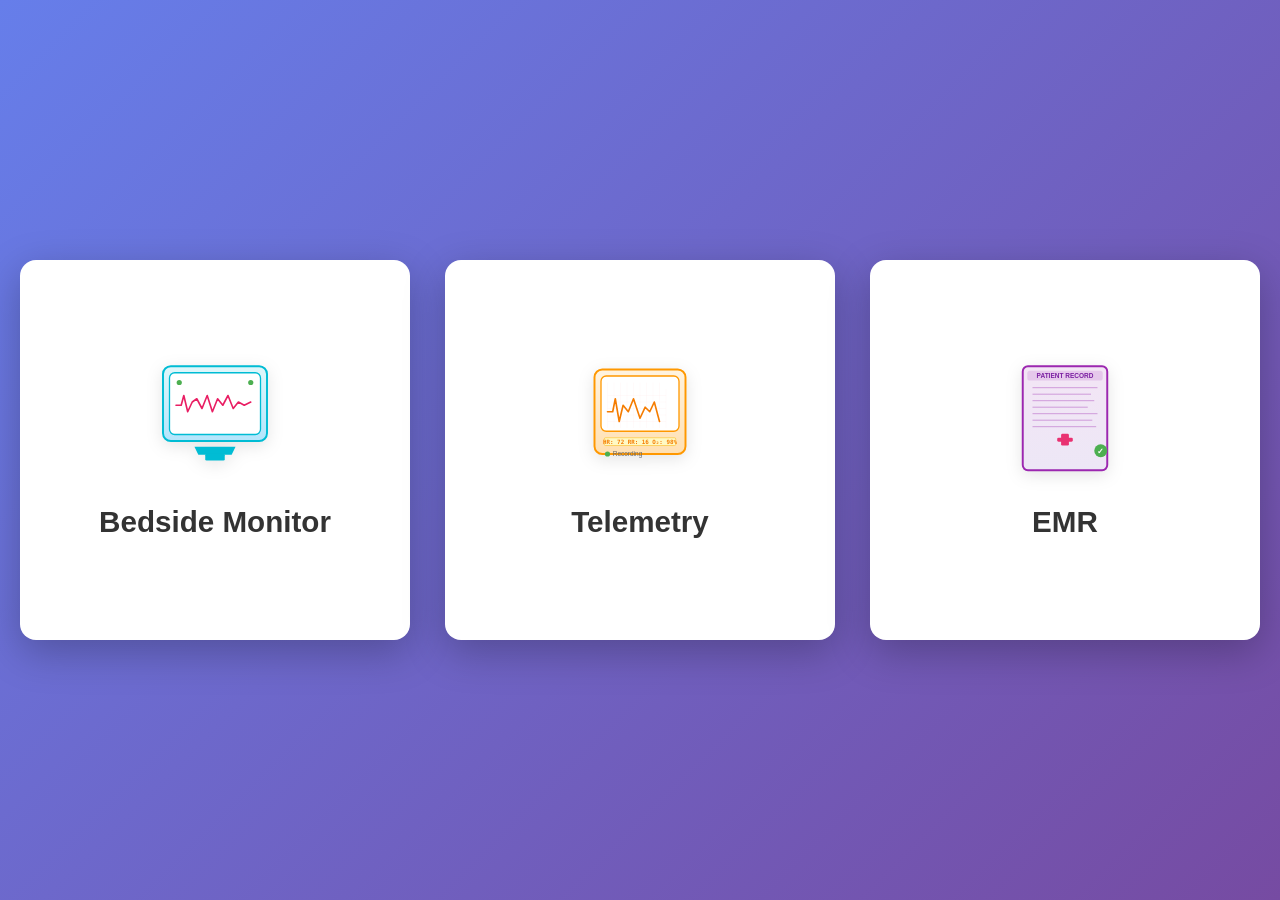
<file: sim-hub.html>
<!DOCTYPE html>
<html lang="en">
<head>
    <meta charset="UTF-8">
    <meta name="viewport" content="width=device-width, initial-scale=1.0">
    <title>Simulation Hub</title>
    <style>
        * {
            margin: 0;
            padding: 0;
            box-sizing: border-box;
        }

        body {
            font-family: -apple-system, BlinkMacSystemFont, 'Segoe UI', 'Helvetica Neue', sans-serif;
            background: linear-gradient(135deg, #667eea 0%, #764ba2 100%);
            min-height: 100vh;
            display: flex;
            justify-content: center;
            align-items: center;
            padding: 30px 20px;
        }

        .container {
            max-width: 1300px;
            width: 100%;
        }

        .buttons-grid {
            display: grid;
            grid-template-columns: repeat(auto-fit, minmax(320px, 1fr));
            gap: 35px;
        }

        .button-card {
            background: white;
            border-radius: 16px;
            padding: 40px 30px;
            box-shadow: 0 12px 40px rgba(0,0,0,0.25);
            cursor: pointer;
            transition: all 0.3s cubic-bezier(0.34, 1.56, 0.64, 1);
            text-decoration: none;
            color: inherit;
            display: flex;
            flex-direction: column;
            align-items: center;
            justify-content: center;
            min-height: 380px;
            border: 2px solid transparent;
            position: relative;
            overflow: hidden;
        }

        .button-card::before {
            content: '';
            position: absolute;
            top: 0;
            left: 0;
            right: 0;
            height: 4px;
            background: linear-gradient(90deg, #667eea, #764ba2);
            transform: scaleX(0);
            transform-origin: center;
            transition: transform 0.3s ease;
        }

        .button-card:hover {
            transform: translateY(-12px);
            box-shadow: 0 20px 50px rgba(0,0,0,0.35);
            border-color: #e0e0e0;
        }

        .button-card:hover::before {
            transform: scaleX(1);
        }

        .button-card a {
            text-decoration: none;
            color: inherit;
            width: 100%;
            height: 100%;
            display: flex;
            flex-direction: column;
            align-items: center;
            justify-content: center;
        }

        .icon {
            width: 130px;
            height: 130px;
            margin-bottom: 25px;
            filter: drop-shadow(0 4px 8px rgba(0,0,0,0.1));
        }

        .button-card h2 {
            font-size: 1.85em;
            color: #333;
            margin-bottom: 12px;
            font-weight: 700;
        }

        .card-monitor:hover h2 {
            color: #00bcd4;
        }

        .card-telemetry:hover h2 {
            color: #ff9800;
        }

        .card-emr:hover h2 {
            color: #9c27b0;
        }

        @media (max-width: 768px) {
            .buttons-grid {
                gap: 20px;
            }

            .button-card {
                min-height: 300px;
                padding: 25px;
            }

            .icon {
                width: 100px;
                height: 100px;
            }
        }
    </style>
</head>
<body>
    <div class="container">
        <div class="buttons-grid">
            <!-- Bedside Monitor -->
            <div class="button-card card-monitor">
                <a href="file:///home/PBL1/Desktop/Monitor-Sim.html">
                    <svg class="icon" viewBox="0 0 200 200" xmlns="http://www.w3.org/2000/svg">
                        <defs>
                            <linearGradient id="monitorGrad" x1="0%" y1="0%" x2="0%" y2="100%">
                                <stop offset="0%" style="stop-color:#e0f7fa;stop-opacity:1" />
                                <stop offset="100%" style="stop-color:#b3e5fc;stop-opacity:1" />
                            </linearGradient>
                        </defs>
                        <rect x="20" y="25" width="160" height="115" rx="12" fill="url(#monitorGrad)" stroke="#00bcd4" stroke-width="3"/>
                        <rect x="30" y="35" width="140" height="95" fill="white" stroke="#00bcd4" stroke-width="2" rx="8"/>
                        <polyline points="40,85 48,85 52,70 58,95 65,80 72,75 80,90 88,70 96,95 104,75 112,85 120,70 128,90 136,80 145,85 155,80"
                                  fill="none" stroke="#e91e63" stroke-width="2.5" stroke-linecap="round" stroke-linejoin="round"/>
                        <path d="M 70 150 L 130 150 L 125 160 L 75 160 Z" fill="#00bcd4" stroke="#00bcd4" stroke-width="2"/>
                        <rect x="85" y="160" width="30" height="10" fill="#00bcd4" rx="2"/>
                        <circle cx="45" cy="50" r="4" fill="#4caf50"/>
                        <circle cx="155" cy="50" r="4" fill="#4caf50"/>
                    </svg>
                    <h2>Bedside Monitor</h2>
                </a>
            </div>

            <!-- Telemetry -->
            <div class="button-card card-telemetry">
                <a href="file:///home/PBL1/Desktop/Telemetry-Sim.html">
                    <svg class="icon" viewBox="0 0 200 200" xmlns="http://www.w3.org/2000/svg">
                        <defs>
                            <linearGradient id="telemetryGrad" x1="0%" y1="0%" x2="0%" y2="100%">
                                <stop offset="0%" style="stop-color:#fff3e0;stop-opacity:1" />
                                <stop offset="100%" style="stop-color:#ffe0b2;stop-opacity:1" />
                            </linearGradient>
                        </defs>
                        <rect x="30" y="30" width="140" height="130" rx="12" fill="url(#telemetryGrad)" stroke="#ff9800" stroke-width="3"/>
                        <rect x="40" y="40" width="120" height="85" fill="white" stroke="#ff9800" stroke-width="2" rx="8"/>
                        <g stroke="#ffcccc" stroke-width="0.4" opacity="0.4">
                            <line x1="50" y1="50" x2="50" y2="120"/>
                            <line x1="60" y1="50" x2="60" y2="120"/>
                            <line x1="70" y1="50" x2="70" y2="120"/>
                            <line x1="80" y1="50" x2="80" y2="120"/>
                            <line x1="90" y1="50" x2="90" y2="120"/>
                            <line x1="100" y1="50" x2="100" y2="120"/>
                            <line x1="110" y1="50" x2="110" y2="120"/>
                            <line x1="120" y1="50" x2="120" y2="120"/>
                            <line x1="130" y1="50" x2="130" y2="120"/>
                            <line x1="140" y1="60" x2="140" y2="120"/>
                            <line x1="50" y1="70" x2="140" y2="70"/>
                            <line x1="50" y1="80" x2="140" y2="80"/>
                            <line x1="50" y1="90" x2="140" y2="90"/>
                            <line x1="50" y1="100" x2="140" y2="100"/>
                            <line x1="50" y1="110" x2="140" y2="110"/>
                        </g>
                        <polyline points="50,95 58,95 62,75 68,110 74,85 82,95 90,75 100,105 108,88 115,95 122,80 130,110"
                                  fill="none" stroke="#f57c00" stroke-width="2.5" stroke-linecap="round" stroke-linejoin="round"/>
                        <rect x="45" y="135" width="110" height="12" fill="#fff9c4" rx="2" stroke="#fbc02d" stroke-width="1"/>
                        <text x="100" y="144" font-size="9" fill="#f57c00" text-anchor="middle" font-weight="bold" font-family="monospace">HR: 72  RR: 16  O₂: 98%</text>
                        <circle cx="50" cy="160" r="4" fill="#4caf50"/>
                        <text x="58" y="163" font-size="10" fill="#666">Recording</text>
                    </svg>
                    <h2>Telemetry</h2>
                </a>
            </div>

            <!-- EMR -->
            <div class="button-card card-emr">
                <a href="file:///home/PBL1/Desktop/EMR-Sim.html">
                    <svg class="icon" viewBox="0 0 200 200" xmlns="http://www.w3.org/2000/svg">
                        <defs>
                            <linearGradient id="emrGrad" x1="0%" y1="0%" x2="0%" y2="100%">
                                <stop offset="0%" style="stop-color:#f3e5f5;stop-opacity:1" />
                                <stop offset="100%" style="stop-color:#ede7f6;stop-opacity:1" />
                            </linearGradient>
                        </defs>
                        <rect x="35" y="25" width="130" height="160" rx="8" fill="url(#emrGrad)" stroke="#9c27b0" stroke-width="3"/>
                        <rect x="42" y="32" width="116" height="15" fill="#9c27b0" opacity="0.15" rx="4"/>
                        <text x="100" y="43" font-size="10" fill="#7b1fa2" text-anchor="middle" font-weight="bold">PATIENT RECORD</text>
                        <g stroke="#9c27b0" stroke-width="1.5" opacity="0.4">
                            <line x1="50" y1="58" x2="150" y2="58"/>
                            <line x1="50" y1="68" x2="140" y2="68"/>
                            <line x1="50" y1="78" x2="145" y2="78"/>
                            <line x1="50" y1="88" x2="135" y2="88"/>
                            <line x1="50" y1="98" x2="150" y2="98"/>
                            <line x1="50" y1="108" x2="142" y2="108"/>
                            <line x1="50" y1="118" x2="148" y2="118"/>
                        </g>
                        <g fill="#e91e63" opacity="0.9">
                            <rect x="88" y="135" width="24" height="6" rx="2"/>
                            <rect x="94" y="129" width="12" height="18" rx="2"/>
                        </g>
                        <circle cx="155" cy="155" r="10" fill="#4caf50"/>
                        <text x="155" y="160" font-size="12" fill="white" text-anchor="middle" font-weight="bold">✓</text>
                    </svg>
                    <h2>EMR</h2>
                </a>
            </div>
        </div>
    </div>
</body>
</html>
</file>
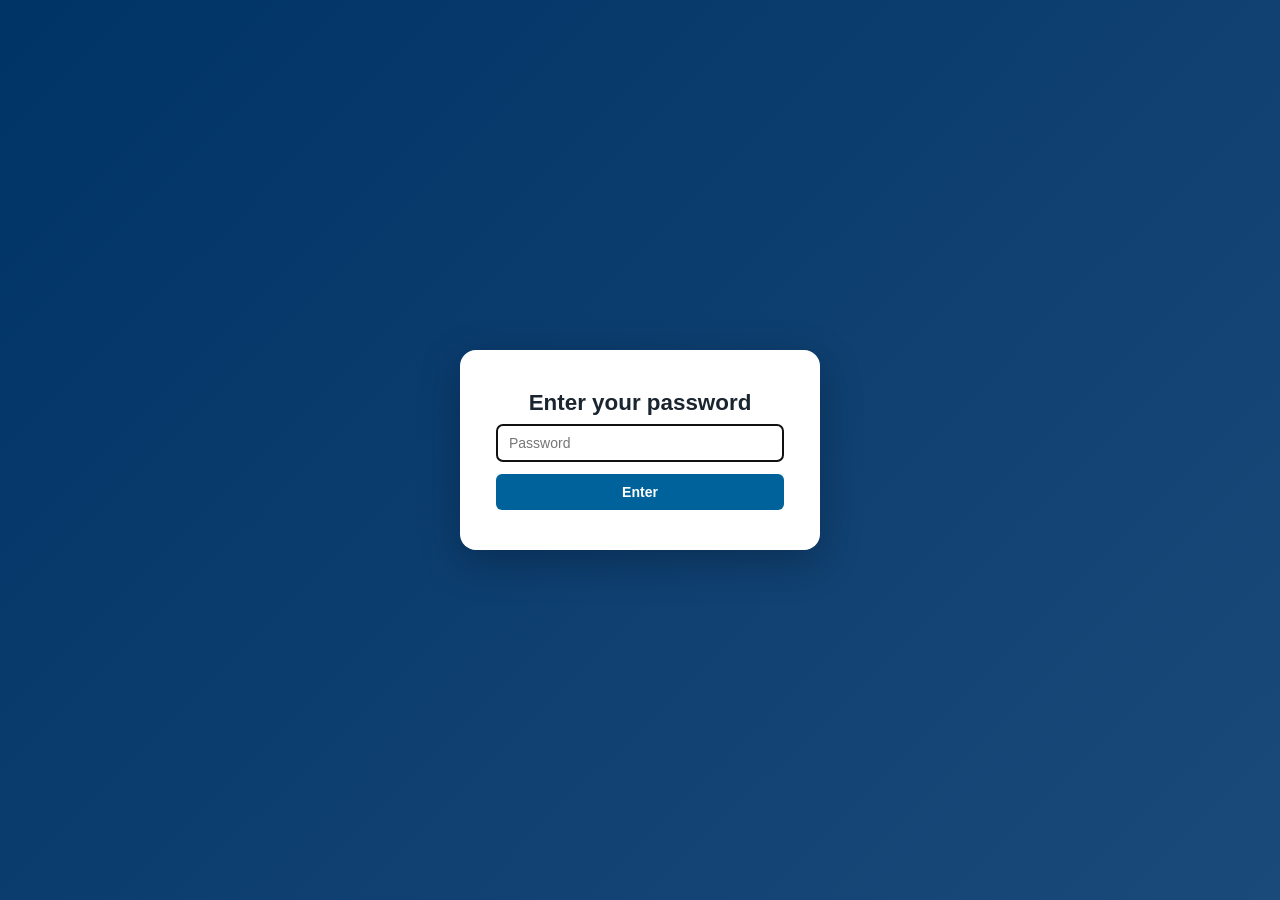
<file: Telemetry-Sim.html>
<!DOCTYPE html>
<html lang="en">
<head>
<meta charset="UTF-8">
<meta name="viewport" content="width=device-width, initial-scale=1.0">
<title>Telemetry Central Station — 8-Bed Monitoring Exercise</title>
<style>
  :root{
    --bg:#0a0a0b;
    --panel:#111316;
    --panel-border:#23262a;
    --text:#d7dadd;
    --text-dim:#7d838a;
    --accent:#e0932f;
    --c-ecg:#39ff6a;
    --c-ecg-dim:#1c8f3c;
    --c-spo2:#29c5ff;
    --c-spo2-dim:#1a6f8f;
    --c-alarm:#ff5b5b;
    --c-alarm-dim:#7a2020;
  }
  *{box-sizing:border-box;}
  html,body{height:100%;}
  body{
    margin:0;
    background:var(--bg);
    color:var(--text);
    font-family:'Menlo','Consolas','SFMono-Regular','Courier New',monospace;
    display:flex;
    flex-direction:column;
    min-height:100vh;
  }

  header.topbar{
    display:flex;
    align-items:center;
    justify-content:space-between;
    padding:10px 16px;
    border-bottom:1px solid #1c1f24;
    flex-wrap:wrap;
    gap:10px;
  }
  .topbar h1{
    font-size:14px;
    letter-spacing:.09em;
    margin:0 0 2px;
    color:#c7cbd1;
    text-transform:uppercase;
    font-weight:700;
  }
  .topbar .sub{font-size:10.5px;color:var(--text-dim);letter-spacing:.03em;}
  .topbar-controls{display:flex;align-items:center;gap:16px;font-size:11.5px;color:var(--text-dim);flex-wrap:wrap;}
  .topbar-controls label{display:flex;align-items:center;gap:5px;cursor:pointer;}
  .topbar-controls input[type=checkbox]{cursor:pointer;}
  #clockReadout{color:#c7cbd1;font-size:12.5px;letter-spacing:.03em;}
  #alarmCount{color:var(--c-alarm);font-weight:700;display:none;}
  #displayStatus{font-size:11px;color:var(--text-dim);}
  button.reset-all{
    background:#26292d;color:#e6e8ea;border:1px solid #3a3e42;border-radius:5px;
    padding:6px 12px;font-family:inherit;font-size:11px;cursor:pointer;
  }
  button.reset-all:hover{background:#2f3338;}

  .grid{
    flex:1;
    display:grid;
    grid-template-columns:repeat(2,1fr);
    grid-template-rows:repeat(4,1fr);
    gap:10px;
    padding:10px;
    min-height:0;
  }

  .tile{
    background:#000;
    border:2px solid var(--panel-border);
    border-radius:8px;
    display:flex;
    flex-direction:column;
    min-height:0;
    position:relative;
    overflow:hidden;
    transition:border-color .2s;
  }
  @keyframes alarmPulse{
    0%,100%{box-shadow:0 0 6px 2px rgba(255,91,91,.35);border-color:var(--c-alarm);}
    50%{box-shadow:0 0 16px 6px rgba(255,91,91,.65);border-color:#ff8080;}
  }
  .tile.alarm{animation:alarmPulse 1.1s ease-in-out infinite;}

  .tile-header{
    display:flex;
    align-items:center;
    gap:6px;
    padding:5px 7px;
    background:var(--panel);
    border-bottom:1px solid var(--panel-border);
    font-size:11px;
  }
  .tile.alarm .tile-header{background:#2a1414;}
  .bed-label{font-weight:700;color:#c7cbd1;letter-spacing:.03em;min-width:44px;flex-shrink:0;}
  .rhythm-picker{
    position:relative;
    flex:1;min-width:0;
    display:flex;
  }
  .rhythm-select{
    flex:1;min-width:0;background:#0c0e10;color:transparent;
    border:1px solid #2c2f33;border-radius:4px;font-size:10.5px;
    padding:3px 4px;font-family:inherit;
    appearance:none;-webkit-appearance:none;-moz-appearance:none;
  }
  /* Options are rendered by the browser as a native popup, not the closed
     control, so they need their own (visible) colors to stay pickable. */
  .rhythm-select option{color:#111417;background:#fff;}
  .rhythm-mask{
    position:absolute;inset:0;
    display:flex;align-items:center;justify-content:space-between;
    padding:3px 6px;
    font-size:10.5px;color:#7d838a;letter-spacing:.02em;
    pointer-events:none;
    border-radius:4px;
  }
  .rhythm-mask .mask-arrow{opacity:.65;font-size:9px;}
  /* Instructor-only override: reveals the real selected labels again */
  .grid.reveal-labels .rhythm-select{color:#dfe2e5;}
  .grid.reveal-labels .rhythm-mask{display:none;}
  .rate-input{
    width:44px;background:#0c0e10;color:#dfe2e5;
    border:1px solid #2c2f33;border-radius:4px;font-size:10.5px;
    padding:3px 2px;text-align:center;font-family:inherit;flex-shrink:0;
  }
  .rate-input:disabled{opacity:.35;}
  .hr-readout{
    display:flex;align-items:baseline;gap:3px;color:var(--c-ecg);
    min-width:40px;justify-content:flex-end;flex-shrink:0;
  }
  .tile.alarm .hr-readout{color:var(--c-alarm);}
  .hr-value{font-size:16px;font-weight:700;}
  .beat-dot{width:6px;height:6px;border-radius:50%;background:var(--c-ecg-dim);transition:background .05s;flex-shrink:0;}
  .beat-dot.lit{background:var(--c-ecg);box-shadow:0 0 6px 2px rgba(57,255,106,.7);}
  .tile.alarm .beat-dot{background:var(--c-alarm-dim);}
  .tile.alarm .beat-dot.lit{background:var(--c-alarm);box-shadow:0 0 6px 2px rgba(255,91,91,.7);}

  .vitals-row{
    display:flex;
    align-items:center;
    justify-content:space-between;
    gap:10px;
    padding:3px 7px;
    background:var(--panel);
    border-bottom:1px solid var(--panel-border);
    font-size:10px;
    flex-wrap:wrap;
    row-gap:2px;
  }
  .tile.alarm .vitals-row{background:#2a1414;}
  .vital-group{display:flex;align-items:baseline;gap:3px;white-space:nowrap;}
  .nibp-group{color:var(--c-ecg);}
  .spo2-group{color:var(--c-spo2);}
  .tile.alarm .nibp-group,.tile.alarm .spo2-group{color:var(--c-alarm);}
  .vital-tag{font-size:8.5px;font-weight:700;letter-spacing:.05em;opacity:.7;}
  .vital-input{
    width:30px;background:#0c0e10;color:inherit;
    border:1px solid #2c2f33;border-radius:3px;font-size:10px;
    padding:1px 1px;text-align:center;font-family:inherit;
  }
  .vital-input::-webkit-outer-spin-button,
  .vital-input::-webkit-inner-spin-button{-webkit-appearance:none;margin:0;}
  .vital-input[type=number]{-moz-appearance:textfield;}
  .vital-input:disabled{opacity:.4;}
  .vital-sep{opacity:.55;}
  .vital-map,.vital-unit{font-size:9.5px;opacity:.85;}
  /* Read-only numbers shown on the student display (hidden on the instructor view) */
  .vital-readout{display:none;font-size:10px;font-weight:700;}

  .tile-canvas-wrap{flex:1;position:relative;min-height:0;}
  canvas.ecg-canvas{width:100%;height:100%;display:block;}

  .alarm-badge{
    position:absolute;top:6px;right:6px;
    background:var(--c-alarm);color:#fff;font-weight:800;font-size:9.5px;letter-spacing:.08em;
    padding:3px 7px;border-radius:4px;
    display:none;align-items:center;justify-content:center;
    animation:badgeBlink 1s steps(1,end) infinite;
    pointer-events:none;
  }
  @keyframes badgeBlink{50%{opacity:.3;}}

  .silence-btn{
    position:absolute;bottom:6px;right:6px;
    background:#1a1c1e;color:#e6e8ea;border:1px solid var(--c-alarm);border-radius:4px;
    font-size:9.5px;padding:4px 8px;cursor:pointer;display:none;font-family:inherit;
  }
  .silence-btn:hover{background:#2a1414;}
  .silence-btn.silenced{opacity:.5;cursor:default;border-color:#555;}

  /* ---- Student display role ----
     Opened from the instructor window with ?role=display. Every control is
     removed; only bed labels, numbers, traces and alarms remain. */
  body.display-role .instructor-only{display:none !important;}
  body.display-role .vital-readout{display:inline;}

  @media (max-width:900px){
    .grid{grid-template-columns:1fr;grid-template-rows:none;overflow-y:auto;}
    .tile{min-height:190px;}
  }

  /* ---- Access gate (same methodology as EMR-Sim.html) ---- */
  #telemetryGate{
    position:fixed;inset:0;z-index:9999;
    background:linear-gradient(135deg,#003366 0%,#1a4a7a 100%);
    display:flex;align-items:center;justify-content:center;
    font-family:-apple-system,BlinkMacSystemFont,'Segoe UI','Helvetica Neue',sans-serif;
    padding:20px;box-sizing:border-box;
  }
  #telemetryGate .gate-box{
    background:#fff;border-radius:16px;padding:40px 36px;
    box-shadow:0 12px 40px rgba(0,0,0,0.25);
    max-width:360px;width:100%;text-align:center;box-sizing:border-box;
  }
  #telemetryGate h2{margin:0 0 8px;font-size:1.4em;color:#1a2530;font-weight:700;letter-spacing:normal;text-transform:none;}
  #telemetryGate input[type="password"]{
    width:100%;padding:10px 12px;font-size:14px;border:1px solid #9fabb5;
    border-radius:6px;margin:0 0 12px;box-sizing:border-box;background:#fff;color:#1a2530;
    font-family:inherit;display:block;
  }
  #telemetryGate button{
    width:100%;padding:10px;font-size:14px;font-weight:600;color:#fff;
    background:#00629b;border:none;border-radius:6px;cursor:pointer;font-family:inherit;display:block;
  }
  #telemetryGate button:hover{background:#003865;}
  #telemetryGate .gate-error{color:#c8102e;font-size:12.5px;margin:10px 0 0;display:none;}
</style>
</head>
<body>
<div id="telemetryGate">
  <div class="gate-box">
    <h2>Enter your password</h2>
    <input type="password" id="telemetryGatePassword" placeholder="Password" autocomplete="off">
    <button type="button" id="telemetryGateSubmit">Enter</button>
    <p class="gate-error" id="telemetryGateError">Incorrect password. Try again.</p>
  </div>
</div>

<div id="appMain" style="display:none;">

<header class="topbar">
  <div>
    <h1></h1>
    <div class="sub"></div>
  </div>
  <div class="topbar-controls">
    <span id="clockReadout">--:--</span>
    <span id="alarmCount"></span>
    <label class="instructor-only"><input type="checkbox" id="soundToggle" checked> Alarm sound</label>
    <label class="instructor-only"><input type="checkbox" id="revealToggle"> Reveal rhythm labels (instructor)</label>
    <button class="reset-all instructor-only" id="resetAllBtn" type="button">Reset All to NSR</button>
    <button class="reset-all instructor-only" id="openDisplayBtn" type="button">Open Student Display</button>
    <span class="instructor-only" id="displayStatus">No student display connected.</span>
  </div>
</header>
<div class="grid" id="grid"></div>

</div><!-- /appMain -->

<script>
(function(){
  'use strict';

  /* ---------------------------------------------------------------
     Window role. The same file runs in two windows:
       - instructor (default): full controls
       - display (?role=display): bed traces and numbers only, driven remotely
  --------------------------------------------------------------- */
  const IS_DISPLAY = new URLSearchParams(location.search).get('role') === 'display';
  if (IS_DISPLAY) document.body.classList.add('display-role');

  /* ---------------------------------------------------------------
     Math helpers — synthetic PQRST waveform built from Gaussian bumps
     (same underlying rhythm engine as the bedside monitor/defibrillator
     simulator this tool is adapted from)
  --------------------------------------------------------------- */
  function gauss(x, amp, width){ return amp * Math.exp(-(x*x)/(2*width*width)); }

  function cyclicDelta(pos, center, cycleLen){
    let d = pos - center;
    d = d - cycleLen * Math.round(d/cycleLen);
    return d;
  }

  function narrowQRS(dt){ return gauss(dt+16,-0.10,7) + gauss(dt,1.15,11) + gauss(dt-16,-0.22,9); }
  function wideQRS(dt){ return gauss(dt+14,-0.12,18) + gauss(dt,0.95,32) + gauss(dt-22,0.35,26); }
  function tNarrow(dt){ return gauss(dt-170,0.28,55); }
  function tWide(dt){ return gauss(dt-230,-0.18,65); }
  function pWaveShape(dt){ return gauss(dt,0.13,38); }

  function qrsAndT(dt, wide){
    return wide ? (wideQRS(dt)+tWide(dt)) : (narrowQRS(dt)+tNarrow(dt));
  }

  function sumEvents(posInCycle, events, cycleLen){
    let v = 0;
    for (let i=0;i<events.length;i++){
      const e = events[i];
      const d = cyclicDelta(posInCycle, e.c, cycleLen);
      if (e.t==='p') v += pWaveShape(d);
      else if (e.t==='qrs') v += qrsAndT(d, !!e.w);
    }
    return v;
  }

  function cycleSample(t, cycleLen, events){
    const pos = ((t % cycleLen) + cycleLen) % cycleLen;
    return sumEvents(pos, events, cycleLen);
  }

  function aflutterSample(t, ventRate){
    const atrialPeriod=200;
    const qrsPeriod=60000/ventRate;
    const posA = ((t%atrialPeriod)+atrialPeriod)%atrialPeriod;
    const phase = posA/atrialPeriod;
    const flutter = 0.16*(1-4*Math.abs(((phase+0.25)%1)-0.5));
    const qrsPos = ((t%qrsPeriod)+qrsPeriod)%qrsPeriod;
    const dCenter = cyclicDelta(qrsPos,0,qrsPeriod);
    return flutter + qrsAndT(dCenter,false);
  }

  function chbSample(t, escapeRate){
    const pPeriod=650;
    const qrsPeriod=60000/escapeRate;
    const pPos=((t%pPeriod)+pPeriod)%pPeriod;
    const pD=cyclicDelta(pPos,0,pPeriod);
    const qPos=((t%qrsPeriod)+qrsPeriod)%qrsPeriod;
    const qD=cyclicDelta(qPos,300,qrsPeriod);
    return pWaveShape(pD) + qrsAndT(qD,true);
  }

  /* AFib and VFib need persistent scratch state. Each tile passes its own
     state object so eight independent tracings never share randomness. */
  function afibSample(state, t, meanRate){
    if (!state.beats) state.beats = [0];
    const arr = state.beats;
    const meanRR = 60000/meanRate;
    let last = arr[arr.length-1];
    while (last < t + 3000){
      const rr = meanRR + (Math.random()-0.5)*meanRR*0.9;
      const clamped = Math.max(meanRR*0.55, Math.min(meanRR*1.7, rr));
      last = last + clamped;
      arr.push(last);
    }
    while (arr.length>6 && arr[1] < t-3000) arr.shift();

    let nearest = arr[0], best=Infinity;
    for (let i=0;i<arr.length;i++){
      const d=Math.abs(arr[i]-t);
      if (d<best){ best=d; nearest=arr[i]; }
    }
    const dt = t-nearest;
    let v = qrsAndT(dt,false);
    v += 0.05*Math.sin(t*0.045) + 0.035*Math.sin(t*0.071+1.1) + 0.03*Math.sin(t*0.098+2.3);
    return v;
  }

  function wenckebachSample(t, atrialRate){
    const ap = 60000/atrialRate;
    return cycleSample(t, ap*4, [
      {t:'p',c:0},        {t:'qrs',c:160},
      {t:'p',c:ap},        {t:'qrs',c:ap+220},
      {t:'p',c:ap*2},      {t:'qrs',c:ap*2+300},
      {t:'p',c:ap*3}
    ]);
  }

  function mobitz2Sample(t, atrialRate){
    const ap = 60000/atrialRate;
    return cycleSample(t, ap*4, [
      {t:'p',c:0},        {t:'qrs',c:180,w:true},
      {t:'p',c:ap},        {t:'qrs',c:ap+180,w:true},
      {t:'p',c:ap*2},      {t:'qrs',c:ap*2+180,w:true},
      {t:'p',c:ap*3}
    ]);
  }

  function ectopicBeatSample(t, rate, hasP, wide, compensatory){
    const RR = 60000/rate;
    const pf = 0.62;
    const preBeats = 5;
    const ectopicCenter = preBeats*RR + pf*RR;
    const postInterval = compensatory ? (2*RR - pf*RR) : RR;
    const nextCenter = ectopicCenter + postInterval;
    const cycleLen = nextCenter + RR;
    const events = [];
    for (let i=0;i<=preBeats;i++){
      events.push({t:'p', c:i*RR - 160});
      events.push({t:'qrs', c:i*RR});
    }
    if (hasP) events.push({t:'p', c:ectopicCenter - 90});
    events.push({t:'qrs', c:ectopicCenter, w:wide});
    events.push({t:'p', c:nextCenter - 160});
    events.push({t:'qrs', c:nextCenter});
    return cycleSample(t, cycleLen, events);
  }
  function pacSample(t, rate){ return ectopicBeatSample(t, rate, true, false, false); }
  function pjcSample(t, rate){ return ectopicBeatSample(t, rate, false, false, false); }
  function pvcSample(t, rate){ return ectopicBeatSample(t, rate, false, true, true); }

  function vfibSample(state, t){
    if (state.env===undefined){ state.env=0.3; state.phases=[0.7,1.3,2.1,3.3,4.7]; }
    state.env += (Math.random()-0.5)*0.02;
    if (state.env<0.15) state.env=0.15;
    if (state.env>0.55) state.env=0.55;
    const freqs=[0.031,0.047,0.065,0.083,0.11];
    let v=0;
    for (let i=0;i<freqs.length;i++){ v += Math.sin(t*freqs[i]+state.phases[i]); }
    return v*state.env*0.22;
  }

  function asystoleSample(){
    return (Math.random()-0.5)*0.02;
  }

  /* ---------------------------------------------------------------
     Rhythm library — identical clinical set to the bedside monitor
     simulator, minus defibrillator-specific fields this tool doesn't use
  --------------------------------------------------------------- */
  const RHYTHMS = {
    nsr: { label:'Normal Sinus Rhythm', group:'Sinus Rhythms', pulse:true, alarm:false,
      rateLabel:'Heart Rate', defaultRate:78, minRate:60, maxRate:100,
      sample:(t,rate)=>cycleSample(t,60000/rate,[{t:'p',c:-160},{t:'qrs',c:0}]) },
    sinusbrady: { label:'Sinus Bradycardia', group:'Sinus Rhythms', pulse:true, alarm:false,
      rateLabel:'Heart Rate', defaultRate:45, minRate:20, maxRate:59,
      sample:(t,rate)=>cycleSample(t,60000/rate,[{t:'p',c:-160},{t:'qrs',c:0}]) },
    sinustach: { label:'Sinus Tachycardia', group:'Sinus Rhythms', pulse:true, alarm:false,
      rateLabel:'Heart Rate', defaultRate:132, minRate:101, maxRate:180,
      sample:(t,rate)=>cycleSample(t,60000/rate,[{t:'p',c:-140},{t:'qrs',c:0}]) },
    afib: { label:'Atrial Fibrillation', group:'Atrial Arrhythmias', pulse:true, alarm:false,
      rateLabel:'Ventricular Response Rate', defaultRate:110, minRate:50, maxRate:170,
      sample:(t,rate,state)=>afibSample(state,t,rate) },
    aflutter: { label:'Atrial Flutter', group:'Atrial Arrhythmias', pulse:true, alarm:false,
      rateLabel:'Ventricular Response Rate', defaultRate:150, minRate:50, maxRate:180,
      sample:(t,rate)=>aflutterSample(t,rate) },
    svt: { label:'Supraventricular Tachycardia (SVT)', group:'Atrial Arrhythmias', pulse:true, alarm:false,
      rateLabel:'Heart Rate', defaultRate:182, minRate:150, maxRate:250,
      sample:(t,rate)=>cycleSample(t,60000/rate,[{t:'qrs',c:0}]) },
    pac: { label:'Sinus Rhythm with PACs', group:'Atrial Arrhythmias', pulse:true, alarm:false,
      rateLabel:'Underlying Sinus Rate', defaultRate:74, minRate:50, maxRate:110,
      sample:(t,rate)=>pacSample(t,rate) },
    avb1: { label:'First-Degree AV Block', group:'AV Conduction Blocks', pulse:true, alarm:false,
      rateLabel:'Heart Rate', defaultRate:76, minRate:50, maxRate:100,
      sample:(t,rate)=>cycleSample(t,60000/rate,[{t:'p',c:-280},{t:'qrs',c:0}]) },
    wenckebach: { label:'2° AV Block, Type I (Wenckebach)', group:'AV Conduction Blocks', pulse:true, alarm:false,
      rateLabel:'Atrial Rate', defaultRate:86, minRate:60, maxRate:130,
      sample:(t,rate)=>wenckebachSample(t,rate) },
    mobitz2: { label:'2° AV Block, Type II (Mobitz II)', group:'AV Conduction Blocks', pulse:true, alarm:false,
      rateLabel:'Atrial Rate', defaultRate:75, minRate:60, maxRate:130,
      sample:(t,rate)=>mobitz2Sample(t,rate) },
    chb: { label:'Third-Degree (Complete) AV Block', group:'AV Conduction Blocks', pulse:true, alarm:false,
      rateLabel:'Escape Rate', defaultRate:35, minRate:15, maxRate:50,
      sample:(t,rate)=>chbSample(t,rate) },
    pjc: { label:'Sinus Rhythm with PJCs', group:'Junctional Rhythms', pulse:true, alarm:false,
      rateLabel:'Underlying Sinus Rate', defaultRate:74, minRate:50, maxRate:110,
      sample:(t,rate)=>pjcSample(t,rate) },
    vt: { label:'Ventricular Tachycardia (with pulse)', group:'Ventricular Arrhythmias', pulse:true, alarm:false,
      rateLabel:'Heart Rate', defaultRate:168, minRate:100, maxRate:250,
      sample:(t,rate)=>cycleSample(t,60000/rate,[{t:'qrs',c:0,w:true}]) },
    pvc: { label:'Sinus Rhythm with PVCs', group:'Ventricular Arrhythmias', pulse:true, alarm:false,
      rateLabel:'Underlying Sinus Rate', defaultRate:72, minRate:50, maxRate:110,
      sample:(t,rate)=>pvcSample(t,rate) },
    vtpulseless: { label:'Ventricular Tachycardia (pulseless)', group:'Ventricular Arrhythmias', pulse:false, alarm:true,
      rateLabel:'Heart Rate', defaultRate:195, minRate:100, maxRate:250,
      sample:(t,rate)=>cycleSample(t,60000/rate,[{t:'qrs',c:0,w:true}]) },
    vfib: { label:'Ventricular Fibrillation', group:'Ventricular Arrhythmias', pulse:false, alarm:true,
      rateLabel:null, defaultRate:null, minRate:null, maxRate:null,
      sample:(t,rate,state)=>vfibSample(state,t) },
    asystole: { label:'Asystole', group:'Pulseless / Lethal Rhythms', pulse:false, alarm:true,
      rateLabel:null, defaultRate:null, minRate:null, maxRate:null,
      sample:()=>asystoleSample() },
    pea: { label:'Pulseless Electrical Activity (PEA)', group:'Pulseless / Lethal Rhythms', pulse:false, alarm:true,
      rateLabel:'Heart Rate', defaultRate:42, minRate:20, maxRate:100,
      sample:(t,rate)=>cycleSample(t,60000/rate,[{t:'p',c:-160},{t:'qrs',c:0}]) }
  };

  /* ---------------------------------------------------------------
     Engine constants
  --------------------------------------------------------------- */
  const SAMPLE_RATE = 250;
  const SAMPLE_INTERVAL = 1000/SAMPLE_RATE;
  const DISPLAY_SECONDS = 6;
  const N = SAMPLE_RATE*DISPLAY_SECONDS;
  const GAP = 22;
  const THRESHOLD = 0.5;
  const REFRACTORY = 200;
  const CHIME_REPEAT_MS = 1000;

  /* The student display is silent: alarm chimes are played only from the
     instructor window, so students can't hear a rhythm change coming. */
  let soundEnabled = !IS_DISPLAY;

  /* ---------------------------------------------------------------
     Audio — a distinct alarm chime, separate from any per-beat sound.
     A real telemetry room does not beep on every heartbeat for every
     bed — only on a critical rhythm — so no QRS tone is used here.
  --------------------------------------------------------------- */
  let audioCtx = null;
  function ensureAudio(){
    if (!audioCtx){
      try{ audioCtx = new (window.AudioContext||window.webkitAudioContext)(); }catch(e){ audioCtx=null; }
    }
    if (audioCtx && audioCtx.state==='suspended') audioCtx.resume();
  }
  function playAlarmChime(){
    if (!audioCtx) return;
    const now = audioCtx.currentTime;
    const freqs = [980, 780, 980];
    freqs.forEach(function(f,i){
      try{
        const osc = audioCtx.createOscillator();
        const gain = audioCtx.createGain();
        osc.type = 'square';
        osc.frequency.value = f;
        const t0 = now + i*0.16;
        gain.gain.setValueAtTime(0.0001, t0);
        gain.gain.exponentialRampToValueAtTime(0.15, t0+0.02);
        gain.gain.exponentialRampToValueAtTime(0.0001, t0+0.13);
        osc.connect(gain).connect(audioCtx.destination);
        osc.start(t0);
        osc.stop(t0+0.15);
      }catch(e){ /* ignore audio errors */ }
    });
  }

  /* ---------------------------------------------------------------
     Rhythm <select> population (shared by all tiles)
  --------------------------------------------------------------- */
  function populateRhythmSelect(selectEl){
    const groups = {};
    const order = [];
    Object.keys(RHYTHMS).forEach(id=>{
      const r = RHYTHMS[id];
      if (!groups[r.group]){ groups[r.group]=[]; order.push(r.group); }
      groups[r.group].push(id);
    });
    order.forEach(g=>{
      const og = document.createElement('optgroup');
      og.label = g;
      groups[g].forEach(id=>{
        const opt = document.createElement('option');
        opt.value = id;
        opt.textContent = RHYTHMS[id].label;
        og.appendChild(opt);
      });
      selectEl.appendChild(og);
    });
  }

  /* ---------------------------------------------------------------
     Tile (one independent patient tracing)
  --------------------------------------------------------------- */
  const grid = document.getElementById('grid');
  const tiles = [];

  function createTile(bedNumber, defaultId){
    const tileEl = document.createElement('div');
    tileEl.className = 'tile';
    tileEl.innerHTML =
      '<div class="tile-header">' +
        '<span class="bed-label">Bed ' + bedNumber + '</span>' +
        '<span class="rhythm-picker instructor-only">' +
          '<select class="rhythm-select" title="Select rhythm"></select>' +
          '<span class="rhythm-mask">Rhythm <span class="mask-arrow">&#9662;</span></span>' +
        '</span>' +
        '<input type="number" class="rate-input instructor-only" title="Intrinsic rate (bpm)">' +
        '<span class="hr-readout"><span class="hr-value">--</span><span class="beat-dot"></span></span>' +
      '</div>' +
      '<div class="vitals-row">' +
        '<span class="vital-group nibp-group" title="Noninvasive blood pressure">' +
          '<span class="vital-tag">NIBP</span>' +
          '<span class="vital-readout nibp-readout">--/--</span>' +
          '<input type="number" class="nibp-sbp-input vital-input instructor-only" title="Systolic (mmHg)" min="40" max="260">' +
          '<span class="vital-sep instructor-only">/</span>' +
          '<input type="number" class="nibp-dbp-input vital-input instructor-only" title="Diastolic (mmHg)" min="20" max="160">' +
          '<span class="vital-map">(<span class="nibp-map-value">--</span>)</span>' +
        '</span>' +
        '<span class="vital-group spo2-group" title="Oxygen saturation">' +
          '<span class="vital-tag">SpO2</span>' +
          '<span class="vital-readout spo2-readout">--</span>' +
          '<input type="number" class="spo2-input vital-input instructor-only" title="SpO2 (%)" min="50" max="100">' +
          '<span class="vital-unit">%</span>' +
        '</span>' +
      '</div>' +
      '<div class="tile-canvas-wrap">' +
        '<canvas class="ecg-canvas"></canvas>' +
        '<div class="alarm-badge">ALARM</div>' +
        '<button class="silence-btn instructor-only" type="button">Silence</button>' +
      '</div>';
    grid.appendChild(tileEl);

    const rhythmSelect = tileEl.querySelector('.rhythm-select');
    populateRhythmSelect(rhythmSelect);
    const rateInput = tileEl.querySelector('.rate-input');
    const hrValueEl = tileEl.querySelector('.hr-value');
    const beatDotEl = tileEl.querySelector('.beat-dot');
    const canvas = tileEl.querySelector('.ecg-canvas');
    const alarmBadge = tileEl.querySelector('.alarm-badge');
    const silenceBtn = tileEl.querySelector('.silence-btn');
    const nibpSbpInput = tileEl.querySelector('.nibp-sbp-input');
    const nibpDbpInput = tileEl.querySelector('.nibp-dbp-input');
    const nibpMapEl = tileEl.querySelector('.nibp-map-value');
    const nibpReadoutEl = tileEl.querySelector('.nibp-readout');
    const spo2Input = tileEl.querySelector('.spo2-input');
    const spo2ReadoutEl = tileEl.querySelector('.spo2-readout');

    const tile = {
      bedNumber: bedNumber,
      tileEl: tileEl,
      rhythmSelect: rhythmSelect,
      rateInput: rateInput,
      hrValueEl: hrValueEl,
      beatDotEl: beatDotEl,
      canvas: canvas,
      alarmBadge: alarmBadge,
      silenceBtn: silenceBtn,
      nibpSbpInput: nibpSbpInput,
      nibpDbpInput: nibpDbpInput,
      nibpMapEl: nibpMapEl,
      spo2Input: spo2Input,
      nibpSBP: 118,
      nibpDBP: 76,
      spo2Value: 98,
      buffer: new Array(N).fill(null),
      writeIndex: 0,
      acc: 0,
      simTime: 0,
      lastSampleVal: 0,
      lastRTime: -10000,
      rrHistory: [],
      hrDisplay: null,
      currentId: defaultId,
      currentRate: RHYTHMS[defaultId].defaultRate || 78,
      rhythmState: {},
      isAlarming: false,
      silenced: false,
      chimeTimer: null
    };

    nibpSbpInput.value = tile.nibpSBP;
    nibpDbpInput.value = tile.nibpDBP;
    spo2Input.value = tile.spo2Value;

    function stopChime(){
      if (tile.chimeTimer){ clearInterval(tile.chimeTimer); tile.chimeTimer=null; }
    }

    function triggerAlarm(){
      if (soundEnabled && !tile.silenced) playAlarmChime();
      stopChime();
      tile.chimeTimer = setInterval(function(){
        if (soundEnabled && !tile.silenced && tile.isAlarming) playAlarmChime();
      }, CHIME_REPEAT_MS);
    }

    function setAlarmVisual(isAlarm){
      tile.isAlarming = isAlarm;
      tileEl.classList.toggle('alarm', isAlarm);
      alarmBadge.style.display = isAlarm ? 'flex' : 'none';
      silenceBtn.style.display = (isAlarm && !tile.silenced) ? 'block' : 'none';
    }

    /* NIBP/SpO2 are set independently per bed via their own inputs. A real
       cuff or pulse-ox can't produce a reading without a perfusing pulse, so
       whenever the selected rhythm has no pulse, the readouts blank to "--"
       (matching the bedside monitor) while the instructor's set values are
       preserved underneath and reappear the moment pulse returns. The
       read-only readouts are what the student display shows. */
    function updateVitals(){
      const pulseOk = RHYTHMS[tile.currentId].pulse;
      if (pulseOk){
        if (nibpSbpInput.disabled){
          nibpSbpInput.disabled = false;
          nibpDbpInput.disabled = false;
          spo2Input.disabled = false;
          nibpSbpInput.value = tile.nibpSBP;
          nibpDbpInput.value = tile.nibpDBP;
          spo2Input.value = tile.spo2Value;
        }
        nibpMapEl.textContent = String(Math.round(tile.nibpDBP + (tile.nibpSBP-tile.nibpDBP)/3));
        nibpReadoutEl.textContent = tile.nibpSBP + '/' + tile.nibpDBP;
        spo2ReadoutEl.textContent = String(tile.spo2Value);
      } else {
        if (!nibpSbpInput.disabled){
          nibpSbpInput.disabled = true;
          nibpDbpInput.disabled = true;
          spo2Input.disabled = true;
          nibpSbpInput.value = '';
          nibpDbpInput.value = '';
          spo2Input.value = '';
        }
        nibpMapEl.textContent = '--';
        nibpReadoutEl.textContent = '- - / - -';
        spo2ReadoutEl.textContent = '- -';
      }
    }

    function applyRhythm(id){
      tile.currentId = id;
      tile.rhythmState = {};
      tile.rrHistory = [];
      tile.lastRTime = -10000;
      tile.buffer.fill(null);
      tile.writeIndex = 0;
      tile.silenced = false;
      stopChime();
      silenceBtn.classList.remove('silenced');
      silenceBtn.textContent = 'Silence';

      const r = RHYTHMS[id];
      if (r.rateLabel){
        tile.currentRate = r.defaultRate;
        rateInput.min = r.minRate;
        rateInput.max = r.maxRate;
        rateInput.value = r.defaultRate;
        rateInput.disabled = false;
      } else {
        rateInput.value = '';
        rateInput.disabled = true;
      }

      const isAlarm = !!r.alarm;
      setAlarmVisual(isAlarm);
      if (isAlarm) triggerAlarm();
      updateVitals();
    }

    rhythmSelect.addEventListener('change', function(){
      ensureAudio();
      applyRhythm(rhythmSelect.value);
    });
    rateInput.addEventListener('input', function(){
      const r = RHYTHMS[tile.currentId];
      if (!r.rateLabel) return;
      const v = parseInt(rateInput.value,10);
      if (!isNaN(v)) tile.currentRate = v;
    });
    nibpSbpInput.addEventListener('input', function(){
      const v = parseInt(nibpSbpInput.value,10);
      if (!isNaN(v)) tile.nibpSBP = v;
    });
    nibpDbpInput.addEventListener('input', function(){
      const v = parseInt(nibpDbpInput.value,10);
      if (!isNaN(v)) tile.nibpDBP = v;
    });
    spo2Input.addEventListener('input', function(){
      const v = parseInt(spo2Input.value,10);
      if (!isNaN(v)) tile.spo2Value = v;
    });
    silenceBtn.addEventListener('click', function(){
      tile.silenced = true;
      stopChime();
      silenceBtn.classList.add('silenced');
      silenceBtn.textContent = 'Silenced';
    });

    rhythmSelect.value = defaultId;
    applyRhythm(defaultId);

    tile.reset = function(){ rhythmSelect.value='nsr'; applyRhythm('nsr'); };
    tile.applyRhythm = applyRhythm;
    tile.updateVitals = updateVitals;

    tiles.push(tile);
    return tile;
  }

  function stepTile(tile){
    tile.simTime += SAMPLE_INTERVAL;
    const r = RHYTHMS[tile.currentId];
    const v = r.sample(tile.simTime, tile.currentRate, tile.rhythmState);

    const suppressBeat = (tile.currentId==='vfib' || tile.currentId==='asystole');
    if (!suppressBeat){
      if (tile.lastSampleVal < THRESHOLD && v >= THRESHOLD && (tile.simTime-tile.lastRTime) > REFRACTORY){
        if (tile.lastRTime > -9999){
          const rr = tile.simTime - tile.lastRTime;
          tile.rrHistory.push(rr);
          if (tile.rrHistory.length>8) tile.rrHistory.shift();
        }
        tile.lastRTime = tile.simTime;
        tile.beatDotEl.classList.add('lit');
        setTimeout(function(){ tile.beatDotEl.classList.remove('lit'); },90);
      }
    }
    tile.lastSampleVal = v;

    tile.buffer[tile.writeIndex] = v;
    tile.buffer[(tile.writeIndex+GAP)%N] = null;
    tile.writeIndex = (tile.writeIndex+1)%N;
  }

  function updateHR(tile){
    if (tile.currentId==='vfib' || tile.currentId==='asystole'){
      tile.hrDisplay = null;
    } else if (tile.rrHistory.length===0){
      tile.hrDisplay = null;
    } else {
      const avg = tile.rrHistory.reduce(function(a,b){return a+b;},0)/tile.rrHistory.length;
      tile.hrDisplay = Math.round(60000/avg);
    }
  }

  function drawTile(tile){
    const canvas = tile.canvas;
    const dpr = window.devicePixelRatio||1;
    const cssW = canvas.clientWidth || 300;
    const cssH = canvas.clientHeight || 120;
    const wantW = Math.round(cssW*dpr), wantH = Math.round(cssH*dpr);
    if (canvas.width!==wantW || canvas.height!==wantH){
      canvas.width = wantW;
      canvas.height = wantH;
    }
    const ctx = canvas.getContext('2d');
    ctx.setTransform(dpr,0,0,dpr,0,0);
    ctx.clearRect(0,0,cssW,cssH);

    const color = tile.isAlarming ? '#ff5b5b' : '#39ff6a';
    ctx.lineWidth = 1.6;
    ctx.strokeStyle = color;
    ctx.shadowColor = color;
    ctx.shadowBlur = 2.5;
    ctx.beginPath();
    let started = false;
    const buf = tile.buffer;
    for (let i=0;i<N;i++){
      const v = buf[i];
      if (v===null || v===undefined){ started=false; continue; }
      const x = (i/(N-1))*cssW;
      const y = cssH/2 - v*(cssH*0.34);
      if (!started){ ctx.moveTo(x,y); started=true; } else { ctx.lineTo(x,y); }
    }
    ctx.stroke();
    ctx.shadowBlur = 0;
  }

  /* ---------------------------------------------------------------
     Build 8 tiles (4 rows x 2 columns), seeded with a representative
     mix of rhythms so the board isn't blank/monotonous on load — none
     start in an alarm state, so nothing chimes the moment the page opens
  --------------------------------------------------------------- */
  const DEFAULTS = ['nsr','sinustach','sinusbrady','afib','aflutter','wenckebach','pvc','svt'];
  DEFAULTS.forEach(function(id, i){ createTile(i+1, id); });

  /* ---------------------------------------------------------------
     Top bar controls
  --------------------------------------------------------------- */
  const soundToggle = document.getElementById('soundToggle');
  const revealToggle = document.getElementById('revealToggle');
  const resetAllBtn = document.getElementById('resetAllBtn');
  const clockReadoutEl = document.getElementById('clockReadout');
  const alarmCountEl = document.getElementById('alarmCount');
  const openDisplayBtn = document.getElementById('openDisplayBtn');
  const displayStatusEl = document.getElementById('displayStatus');

  soundToggle.addEventListener('change', function(){
    soundEnabled = soundToggle.checked;
    if (soundEnabled) ensureAudio();
  });
  /* Instructor-only escape hatch: the rhythm name is masked on every tile
     by default (see .rhythm-mask in CSS) so students can't read the answer
     off the dropdown. Checking this reveals the true selected labels again
     — useful for the instructor to confirm bed assignments at a glance. */
  revealToggle.addEventListener('change', function(){
    grid.classList.toggle('reveal-labels', revealToggle.checked);
  });
  resetAllBtn.addEventListener('click', function(){
    ensureAudio();
    tiles.forEach(function(t){ t.reset(); });
  });

  /* ---------------------------------------------------------------
     Instructor → student display sync (BroadcastChannel)
     The instructor window broadcasts the rhythm, rate and vital-sign
     settings of every bed after each change. A display window says hello
     on load (and every 2 s); the instructor answers with the current state.
     Each window runs its own waveform engine, so tracings match in rhythm
     but are not identical frame by frame.
  --------------------------------------------------------------- */
  const SYNC_CHANNEL = (typeof BroadcastChannel !== 'undefined')
    ? new BroadcastChannel('sim-telemetry-sync') : null;
  let lastDisplayHello = 0;

  function buildSyncState(){
    return {
      tiles: tiles.map(function(t){
        return { id: t.currentId, rate: t.currentRate,
                 sbp: t.nibpSBP, dbp: t.nibpDBP, spo2: t.spo2Value };
      })
    };
  }

  function broadcastState(){
    if (SYNC_CHANNEL && !IS_DISPLAY){
      SYNC_CHANNEL.postMessage({ type:'state', state: buildSyncState() });
    }
  }
  function scheduleBroadcast(){ setTimeout(broadcastState, 0); }

  function applyRemoteState(s){
    if (!s || !s.tiles) return;
    s.tiles.forEach(function(ts, i){
      const t = tiles[i];
      if (!t) return;
      if (t.currentId !== ts.id){
        t.rhythmSelect.value = ts.id;
        t.applyRhythm(ts.id);
      }
      t.currentRate = ts.rate;
      t.nibpSBP = ts.sbp;
      t.nibpDBP = ts.dbp;
      t.spo2Value = ts.spo2;
      t.updateVitals();
    });
  }

  if (SYNC_CHANNEL){
    SYNC_CHANNEL.onmessage = function(e){
      const m = e.data;
      if (!m) return;
      if (IS_DISPLAY){
        if (m.type === 'state') applyRemoteState(m.state);
      } else if (m.type === 'hello'){
        lastDisplayHello = Date.now();
        broadcastState();
      }
    };
    if (IS_DISPLAY){
      SYNC_CHANNEL.postMessage({ type:'hello' });
      setInterval(function(){ SYNC_CHANNEL.postMessage({ type:'hello' }); }, 2000);
    }
  }

  if (!IS_DISPLAY){
    // Any control change in the instructor window is broadcast, including
    // changes made through synthetic events and the Reset All button.
    ['change','input','click'].forEach(function(type){
      document.addEventListener(type, scheduleBroadcast, true);
    });

    openDisplayBtn.addEventListener('click', function(){
      const u = new URL(location.href);
      u.search = '?role=display';
      u.hash = '';
      window.open(u.href, 'simStudentDisplay');
    });

    setInterval(function(){
      const connected = (Date.now() - lastDisplayHello) < 5000;
      displayStatusEl.textContent = connected
        ? 'Student display connected.'
        : 'No student display connected.';
    }, 1000);
  }

  function updateClock(){
    const now = new Date();
    const hh = String(now.getHours()).padStart(2,'0');
    const mm = String(now.getMinutes()).padStart(2,'0');
    clockReadoutEl.textContent = hh+':'+mm;
  }
  updateClock();
  setInterval(updateClock, 1000);

  /* ---------------------------------------------------------------
     Main loop — one shared clock steps every tile's own sample buffer
  --------------------------------------------------------------- */
  let lastFrameTime = null;
  function loop(ts){
    if (lastFrameTime===null) lastFrameTime = ts;
    let delta = ts - lastFrameTime;
    lastFrameTime = ts;
    if (delta>200) delta = 200;

    let alarmCount = 0;
    tiles.forEach(function(tile){
      tile.acc += delta;
      while (tile.acc >= SAMPLE_INTERVAL){
        stepTile(tile);
        tile.acc -= SAMPLE_INTERVAL;
      }
      updateHR(tile);
      drawTile(tile);
      tile.hrValueEl.textContent = (tile.hrDisplay===null) ? '--' : String(tile.hrDisplay);
      if (tile.isAlarming) alarmCount++;
    });

    if (alarmCount>0){
      alarmCountEl.style.display = 'inline';
      alarmCountEl.textContent = alarmCount + (alarmCount===1 ? ' bed in alarm' : ' beds in alarm');
    } else {
      alarmCountEl.style.display = 'none';
    }

    requestAnimationFrame(loop);
  }
  requestAnimationFrame(loop);

})();
</script>
<script>
(function(){
  'use strict';
  var ACCESS_PASSWORD = "12345";
  var SESSION_KEY = "telemetrySimAuth";
  var gate = document.getElementById('telemetryGate');
  var main = document.getElementById('appMain');
  var pwInput = document.getElementById('telemetryGatePassword');
  var errorMsg = document.getElementById('telemetryGateError');
  var submitBtn = document.getElementById('telemetryGateSubmit');

  function grantAccess(){
    try{ sessionStorage.setItem(SESSION_KEY, 'granted'); }catch(e){ /* sessionStorage unavailable — gate still works, just re-prompts each load */ }
    gate.style.display = 'none';
    /* display:contents keeps the app's own layout (body flex/grid) exactly as it was before the gate was added */
    main.style.display = 'contents';
    try{ window.dispatchEvent(new Event('resize')); }catch(e){}
  }

  function attempt(){
    if (pwInput.value === ACCESS_PASSWORD){
      grantAccess();
    } else {
      errorMsg.style.display = 'block';
      pwInput.value = '';
      pwInput.focus();
    }
  }

  submitBtn.addEventListener('click', attempt);
  pwInput.addEventListener('keydown', function(e){ if (e.key === 'Enter') attempt(); });

  var alreadyGranted = false;
  try{ alreadyGranted = sessionStorage.getItem(SESSION_KEY) === 'granted'; }catch(e){}

  if (alreadyGranted){
    grantAccess();
  } else {
    pwInput.focus();
  }
})();
</script>
</body>
</html>
</file>
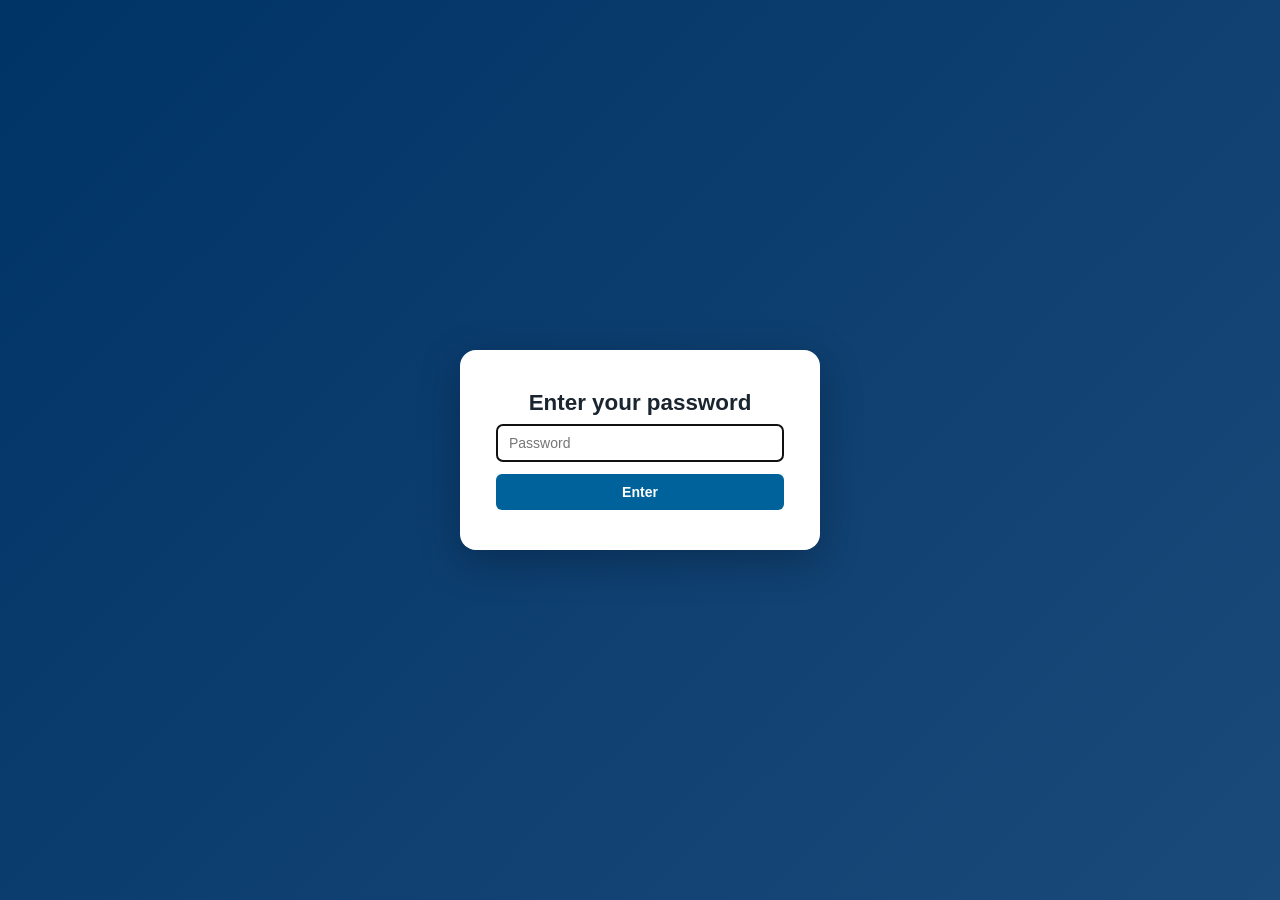
<file: Vent-Sim.html>
<!DOCTYPE html>
<html lang="en">
<head>
<meta charset="UTF-8">
<meta name="viewport" content="width=device-width, initial-scale=1.0">
<title>Ventilator Simulator — Critical Care Ventilator Interface</title>
<style>
  :root{
    --accent:#e0932f;
    --panel-bg:#1a1c1e;
    --panel-border:#333638;
    --text-dim:#9aa0a6;

    /* ventilator screen palette */
    --scr-bg:#05080c;
    --scr-panel:#0c1117;
    --scr-line:#1b2430;
    --scr-text:#e8edf2;
    --scr-dim:#7d8996;
    --c-paw:#ffd23f;
    --c-flow:#3ddc97;
    --c-vol:#4fb6ff;
    --c-co2:#d8a6ff;
    --c-spo2:#29c5ff;
    --c-edit:#ff9f1c;
    --al-high:#e5322d;
    --al-med:#f2b31b;
    --al-low:#2f9be0;

    /* housing */
    --case:#e3e6e9;
    --case2:#cfd4d9;
    --case-border:#a9b0b7;
    --trim:#1d8f8a;
    --trim-dark:#146a66;
  }
  *{box-sizing:border-box;}
  html,body{height:100%;}
  body{
    margin:0;
    background:#0a0a0b;
    color:#d7dadd;
    font-family:'Menlo','Consolas','SFMono-Regular','Courier New',monospace;
    display:flex;
    flex-direction:column;
    min-height:100vh;
  }
  .wrap{flex:1;display:flex;gap:14px;padding:14px;min-height:0;}

  /* ---------------- device outer bezel ---------------- */
  .device{
    flex:1;display:flex;flex-direction:column;min-width:0;
    background:linear-gradient(180deg,#28292c,#1d1e20);
    border:1px solid #0c0d0e;border-radius:12px;padding:10px;min-height:660px;
    box-shadow:0 2px 0 rgba(255,255,255,0.03) inset, 0 8px 24px rgba(0,0,0,.4);
  }
  .vent-unit{
    flex:1;display:flex;flex-direction:column;min-height:0;
    background:linear-gradient(180deg,var(--case),var(--case2));
    border:1px solid var(--case-border);border-radius:14px;
    padding:0 12px 0;
    box-shadow:0 2px 0 rgba(255,255,255,.55) inset, 0 8px 20px rgba(0,0,0,.35);
    overflow:hidden;
  }
  .alarm-led{
    height:9px;margin:0 -12px 10px;
    background:linear-gradient(180deg,#5c6168,#464a50);
    border-bottom:3px solid var(--trim);
    transition:background .1s;
  }
  .alarm-led.high{animation:ledHigh 1s steps(1) infinite;}
  .alarm-led.med{animation:ledMed 1.6s steps(1) infinite;}
  .alarm-led.silenced.high{animation:none;background:#7a1c1a;}
  .alarm-led.silenced.med{animation:none;background:#7a5a12;}
  @keyframes ledHigh{0%{background:#ff3b30;box-shadow:0 0 18px #ff3b30;}50%{background:#5a1312;box-shadow:none;}}
  @keyframes ledMed{0%{background:#ffc22b;box-shadow:0 0 14px #ffc22b;}50%{background:#5a4510;box-shadow:none;}}

  .vent-body{flex:1;display:flex;gap:12px;min-height:0;}

  /* ---------------- screen ---------------- */
  .screen{
    flex:1;min-width:0;position:relative;
    background:var(--scr-bg);border:1px solid #000;border-radius:5px;
    box-shadow:inset 0 0 30px rgba(0,0,0,.8);
    display:grid;grid-template-rows:42px minmax(0,1fr) 30px 78px 34px;
    min-height:480px;overflow:hidden;
    font-family:'Segoe UI',Roboto,'Helvetica Neue',Arial,sans-serif;
    color:var(--scr-text);
    font-variant-numeric:tabular-nums;
  }

  /* header */
  .scr-header{
    display:flex;align-items:stretch;gap:8px;padding:5px 8px;
    background:linear-gradient(180deg,#111821,#0b1016);
    border-bottom:1px solid var(--scr-line);
  }
  .mode-chip{
    display:flex;align-items:center;gap:8px;padding:0 12px;
    background:#16324a;border:1px solid #2b5a80;border-radius:4px;
    font-weight:700;font-size:15px;letter-spacing:.03em;cursor:pointer;white-space:nowrap;
  }
  .mode-chip:hover{background:#1c3f5d;}
  .mode-chip small{font-weight:500;font-size:10.5px;color:#9cc3e4;letter-spacing:.06em;}
  .pt-chip{
    display:flex;flex-direction:column;justify-content:center;padding:0 10px;
    font-size:10.5px;color:var(--scr-dim);line-height:1.3;white-space:nowrap;
    border-right:1px solid var(--scr-line);
  }
  .pt-chip b{color:var(--scr-text);font-weight:600;font-size:11.5px;}
  .alarm-banner{
    flex:1;min-width:0;display:flex;align-items:center;justify-content:center;gap:8px;
    border-radius:4px;font-weight:700;font-size:14px;letter-spacing:.05em;
    color:#56616d;background:#0d131a;border:1px solid var(--scr-line);
    white-space:nowrap;overflow:hidden;text-overflow:ellipsis;padding:0 10px;
  }
  .alarm-banner.high{background:var(--al-high);color:#fff;border-color:#ff6b66;}
  .alarm-banner.med{background:var(--al-med);color:#1d1400;border-color:#ffd36b;}
  .alarm-banner.low{background:#123a5a;color:#cfe8ff;border-color:var(--al-low);}
  .alarm-banner .al-count{font-size:10.5px;font-weight:600;opacity:.85;}
  .hdr-ind{
    display:flex;align-items:center;justify-content:center;padding:0 8px;min-width:58px;
    font-size:10px;font-weight:700;letter-spacing:.06em;color:#3a4652;
    border:1px solid var(--scr-line);border-radius:4px;background:#0b1015;white-space:nowrap;
  }
  .hdr-ind.lit-trig{color:#1a1000;background:var(--c-edit);border-color:#ffc06b;}
  .hdr-ind.lit-o2{color:#04131f;background:#7fd3ff;border-color:#bfe8ff;}
  .hdr-ind.lit-sil{color:#fff;background:#4a2a6b;border-color:#8c5fc0;}
  .hdr-ind.lit-lock{color:#ffd9d9;background:#4a1d1d;border-color:#8a3a3a;}
  .hdr-clock{display:flex;align-items:center;padding:0 4px 0 6px;font-size:13px;color:#b9c3cc;}

  /* main area */
  .scr-main{display:flex;min-height:0;}
  .wave-area{flex:1;min-width:0;display:flex;min-height:0;}
  .lanes{flex:1;min-width:0;display:flex;flex-direction:column;min-height:0;}
  .lane{flex:1;position:relative;min-height:0;border-bottom:1px solid var(--scr-line);}
  .lane:last-child{border-bottom:none;}
  .lane canvas{position:absolute;inset:0;width:100%;height:100%;display:block;}
  .lane-tag{
    position:absolute;top:3px;left:40px;font-size:11px;font-weight:700;letter-spacing:.05em;
    pointer-events:none;text-shadow:0 0 4px #000;
  }
  .lane-tag span{font-weight:500;opacity:.75;font-size:10px;margin-left:4px;}
  .loops{
    width:34%;min-width:220px;display:none;flex-direction:column;
    border-left:1px solid var(--scr-line);
  }
  .loops.on{display:flex;}
  .loop-box{flex:1;position:relative;min-height:0;border-bottom:1px solid var(--scr-line);}
  .loop-box:last-child{border-bottom:none;}
  .loop-box canvas{position:absolute;inset:0;width:100%;height:100%;display:block;}

  .meas-col{
    width:262px;flex-shrink:0;display:grid;grid-template-columns:1fr 1fr;grid-auto-rows:minmax(0,1fr);
    gap:1px;background:var(--scr-line);border-left:1px solid var(--scr-line);
  }
  .mt{
    background:var(--scr-panel);padding:4px 8px 3px;display:flex;flex-direction:column;justify-content:space-between;min-height:0;
  }
  .mt .mt-l{font-size:10.5px;color:var(--scr-dim);letter-spacing:.04em;white-space:nowrap;display:flex;justify-content:space-between;}
  .mt .mt-l i{font-style:normal;font-size:9.5px;opacity:.85;}
  .mt .mt-v{font-size:24px;font-weight:600;line-height:1;text-align:right;white-space:nowrap;}
  .mt .mt-s{font-size:9.5px;color:var(--scr-dim);text-align:right;white-space:nowrap;min-height:11px;}
  .mt.big .mt-v{font-size:27px;}
  .mt.p .mt-v{color:var(--c-paw);}
  .mt.v .mt-v{color:var(--c-vol);}
  .mt.f .mt-v{color:var(--c-flow);}
  .mt.c .mt-v{color:var(--c-co2);}
  .mt.o .mt-v{color:var(--c-spo2);}
  .mt.viol{background:#3a0f0e;}
  .mt.viol .mt-v{color:#ff6b66 !important;}
  .mt.hidden{visibility:hidden;}

  /* edit bar */
  .edit-bar{
    display:flex;align-items:center;gap:8px;padding:0 8px;
    background:#0a0f14;border-top:1px solid var(--scr-line);
    font-size:12px;color:var(--scr-dim);white-space:nowrap;overflow:hidden;
  }
  .edit-bar.active{background:#2a1a05;color:#ffd7a1;border-top-color:#6b4515;}
  .edit-bar .eb-msg{flex:1;min-width:0;overflow:hidden;text-overflow:ellipsis;}
  .edit-bar .eb-warn{color:#ff8a80;font-weight:700;}
  .eb-btn{
    flex:none;height:22px;padding:0 10px;border-radius:3px;border:1px solid #3a4652;
    background:#16202a;color:#dbe4ec;font-family:inherit;font-size:11.5px;font-weight:600;cursor:pointer;
  }
  .eb-btn:hover{background:#1f2d3a;}
  .eb-btn.accept{background:#1d6b3b;border-color:#2f9a58;color:#eaffef;}
  .eb-btn.accept:hover{background:#238046;}
  .edit-bar:not(.active) .eb-btn{display:none;}

  /* settings tiles */
  .scr-settings{display:flex;gap:1px;background:var(--scr-line);border-top:1px solid var(--scr-line);}
  .set-tile{
    flex:1;min-width:0;background:#0f1720;padding:5px 6px 4px;cursor:pointer;
    display:flex;flex-direction:column;justify-content:space-between;align-items:center;
    user-select:none;transition:background .1s;
  }
  .set-tile:hover{background:#162230;}
  .set-tile .st-l{font-size:11px;color:#9fb2c4;letter-spacing:.04em;white-space:nowrap;}
  .set-tile .st-v{font-size:25px;font-weight:600;line-height:1;white-space:nowrap;}
  .set-tile .st-u{font-size:9.5px;color:var(--scr-dim);white-space:nowrap;}
  .set-tile .st-s{font-size:9.5px;color:#8ec7ff;white-space:nowrap;min-height:11px;}
  .set-tile.editing{background:#3a2405;outline:2px solid var(--c-edit);outline-offset:-2px;}
  .set-tile.editing .st-v{color:var(--c-edit);}
  .set-tile.locked{cursor:not-allowed;}

  /* soft keys */
  .softkeys{display:flex;gap:1px;background:var(--scr-line);border-top:1px solid var(--scr-line);}
  .sk{
    flex:1;display:flex;align-items:center;justify-content:center;text-align:center;
    background:#0b1117;color:#b7c4d0;font-size:11px;font-weight:600;letter-spacing:.03em;
    cursor:pointer;user-select:none;line-height:1.1;padding:0 2px;
  }
  .sk:hover{background:#142029;color:#fff;}
  .sk.on{background:#123a5a;color:#cfe8ff;}
  .sk.busy{background:#3a2405;color:#ffd7a1;}

  /* overlays on screen */
  .modal-back{
    position:absolute;inset:0;background:rgba(0,0,0,.55);display:none;align-items:center;justify-content:center;z-index:20;
  }
  .modal-back.on{display:flex;}
  .modal{
    width:min(640px,92%);max-height:88%;overflow:auto;background:#0e151d;border:1px solid #2e3d4c;border-radius:8px;
    box-shadow:0 10px 40px rgba(0,0,0,.6);padding:14px 16px;
  }
  .modal h4{margin:0 0 10px;font-size:15px;letter-spacing:.04em;color:#fff;display:flex;justify-content:space-between;align-items:center;}
  .modal h4 small{font-weight:500;color:var(--scr-dim);font-size:11px;}
  .mode-grid{display:grid;grid-template-columns:1fr 1fr;gap:8px;}
  .mode-opt{
    background:#132030;border:1px solid #2a3c50;border-radius:6px;padding:10px 12px;cursor:pointer;
  }
  .mode-opt:hover{background:#18293c;}
  .mode-opt.cur{border-color:#4a8fc7;}
  .mode-opt.sel{background:#3a2405;border-color:var(--c-edit);}
  .mode-opt b{display:block;font-size:15px;color:#fff;}
  .mode-opt span{font-size:11px;color:#9fb2c4;}
  .modal-actions{display:flex;justify-content:flex-end;gap:8px;margin-top:12px;}
  .modal-actions .eb-btn{display:inline-block;height:30px;padding:0 16px;font-size:13px;}
  .al-table{width:100%;border-collapse:collapse;font-size:13px;}
  .al-table td{padding:6px 6px;border-bottom:1px solid #1e2a36;}
  .al-table td:first-child{color:#c9d5e0;}
  .al-table td.al-val{text-align:right;font-weight:700;font-size:16px;color:#fff;width:90px;}
  .al-table td.al-u{color:var(--scr-dim);font-size:11px;width:70px;}
  .al-table td.al-b{width:84px;text-align:right;white-space:nowrap;}
  .al-table .eb-btn{display:inline-block;width:34px;height:26px;padding:0;font-size:14px;}

  .card{
    position:absolute;z-index:15;background:rgba(10,16,22,.96);border:1px solid #3a5168;border-radius:8px;
    box-shadow:0 8px 30px rgba(0,0,0,.6);padding:12px 14px;display:none;
  }
  .card.on{display:block;}
  .card h5{margin:0 0 8px;font-size:13px;letter-spacing:.05em;color:#fff;display:flex;justify-content:space-between;gap:16px;}
  .card h5 .x{cursor:pointer;color:#9fb2c4;font-size:14px;}
  .card table{border-collapse:collapse;font-size:13px;}
  .card td{padding:3px 8px 3px 0;}
  .card td.k{color:#9fb2c4;}
  .card td.vv{font-weight:700;font-size:17px;text-align:right;color:#fff;}
  .card td.u{color:var(--scr-dim);font-size:11px;}
  #holdCard{top:54px;left:16px;min-width:270px;}
  #abgCard{top:54px;left:50%;transform:translateX(-50%);min-width:300px;border-color:#7a5a12;}
  #abgCard h5{color:#ffd88a;}
  .toast{
    position:absolute;left:50%;bottom:150px;transform:translateX(-50%);z-index:30;
    background:#16202a;border:1px solid #4a6178;color:#e8edf2;border-radius:6px;
    padding:8px 14px;font-size:13px;display:none;white-space:nowrap;
  }
  .toast.on{display:block;}
  .audio-hint{
    position:absolute;right:10px;bottom:118px;z-index:12;font-size:11px;color:#ffd7a1;background:#2a1a05;
    border:1px solid #6b4515;border-radius:4px;padding:4px 8px;display:none;cursor:pointer;
  }
  .audio-hint.on{display:block;}

  /* hardware column */
  .hw-col{
    width:96px;flex-shrink:0;display:flex;flex-direction:column;align-items:center;gap:12px;padding:6px 0 10px;
  }
  .hw-label{font-family:Arial,Helvetica,sans-serif;font-size:9px;letter-spacing:.12em;color:#5d656d;text-align:center;}
  .hw-btn{
    width:74px;height:44px;border-radius:8px;border:1px solid #8c949c;cursor:pointer;
    background:linear-gradient(180deg,#f6f7f8,#cfd4d9);color:#2d3338;
    font-family:Arial,Helvetica,sans-serif;font-weight:700;font-size:10.5px;letter-spacing:.05em;
    box-shadow:0 2px 0 #9aa1a8, 0 3px 6px rgba(0,0,0,.25);display:flex;align-items:center;justify-content:center;flex-direction:column;gap:2px;
  }
  .hw-btn:active{transform:translateY(1px);box-shadow:0 1px 0 #9aa1a8;}
  .hw-btn.accept{background:linear-gradient(180deg,#5fd08a,#2f9a58);color:#062611;border-color:#237a44;}
  .hw-btn.silence{background:linear-gradient(180deg,#ffd76a,#e0a91f);color:#2b1d00;border-color:#a87b12;}
  .hw-btn.o2{background:linear-gradient(180deg,#bfe6ff,#7fc6f0);color:#05263a;border-color:#4d93bd;}
  .knob-wrap{display:flex;flex-direction:column;align-items:center;gap:4px;}
  .knob{
    width:78px;height:78px;border-radius:50%;cursor:grab;position:relative;touch-action:none;
    background:radial-gradient(circle at 35% 30%,#7a838c,#3c4248 60%,#24282c);
    border:3px solid #9aa2aa;box-shadow:0 4px 10px rgba(0,0,0,.45), inset 0 2px 3px rgba(255,255,255,.25);
  }
  .knob:active{cursor:grabbing;}
  .knob-ind{position:absolute;left:50%;top:6px;width:4px;height:20px;margin-left:-2px;border-radius:2px;background:var(--c-edit);transform-origin:50% 33px;}
  .knob.active{border-color:var(--c-edit);box-shadow:0 0 0 3px rgba(255,159,28,.35),0 4px 10px rgba(0,0,0,.45);}
  .hw-leds{display:flex;gap:10px;margin-top:auto;}
  .hw-led{display:flex;flex-direction:column;align-items:center;gap:3px;font-family:Arial,sans-serif;font-size:8px;letter-spacing:.08em;color:#5d656d;}
  .hw-led i{width:9px;height:9px;border-radius:50%;background:#3ee07a;box-shadow:0 0 6px #3ee07a;display:block;}
  .hw-led i.off{background:#555c62;box-shadow:none;}

  .vent-base{
    display:flex;align-items:center;justify-content:space-between;
    padding:8px 16px 10px;margin:8px -12px 0;
    background:linear-gradient(180deg,#d4d9de,#c0c6cc);border-top:1px solid #a9b0b6;
    font-family:Arial,Helvetica,sans-serif;
  }
  .wordmark{font-weight:800;font-style:italic;font-size:18px;letter-spacing:.02em;color:var(--trim-dark);}
  .wordmark span{font-style:normal;font-weight:600;font-size:10px;letter-spacing:.18em;color:#5d656d;margin-left:10px;}
  .base-note{font-size:9px;letter-spacing:.1em;color:#6d757d;}

  /* ---------------- panel collapse toggle ---------------- */
  .panel-toggle{
    flex-shrink:0;align-self:stretch;width:20px;background:#1a1c1e;border:1px solid #2a2d31;border-radius:6px;
    color:#9aa0a6;cursor:pointer;display:flex;align-items:center;justify-content:center;font-size:15px;line-height:1;
    padding:0;flex:none;transition:background .15s,color .15s;
  }
  .panel-toggle:hover{background:#26292d;color:#e6e8ea;}
  .panel-toggle:focus{outline:2px solid var(--accent);outline-offset:1px;}

  /* ---------------- control panel (instructor sidebar) ---------------- */
  .controls{
    width:350px;flex-shrink:0;background:var(--panel-bg);border:1px solid var(--panel-border);border-radius:10px;
    padding:16px;overflow-y:auto;overflow-x:hidden;font-size:13px;
    transition:width .25s ease,min-width .25s ease,padding .25s ease,opacity .2s ease,border-color .25s ease;
  }
  .controls.collapsed{width:0;min-width:0;padding-left:0;padding-right:0;border-color:transparent;opacity:0;pointer-events:none;}
  .controls h3{
    font-size:11px;text-transform:uppercase;letter-spacing:.1em;color:var(--accent);
    margin:18px 0 8px;border-top:1px solid #2a2c2f;padding-top:14px;
  }
  .controls h3:first-child{margin-top:0;border-top:none;padding-top:0;}
  .controls label{display:block;margin-bottom:8px;color:#c7cbd1;}
  .controls select,.controls input[type=number]{
    width:100%;background:#101214;color:#e6e8ea;border:1px solid #34383c;border-radius:5px;
    padding:7px 8px;font-family:inherit;font-size:13px;
  }
  .controls select:focus,.controls input:focus,.controls button:focus{outline:2px solid var(--accent);outline-offset:1px;}
  .grid2{display:grid;grid-template-columns:1fr 1fr;gap:0 10px;}
  .check-row{display:flex;align-items:center;gap:8px;margin-bottom:8px;}
  .check-row input{width:auto;}
  .btn-row{display:flex;gap:8px;margin-top:8px;flex-wrap:wrap;}
  .controls button{
    background:#26292d;color:#e6e8ea;border:1px solid #3a3e42;border-radius:5px;padding:8px 12px;
    font-family:inherit;font-size:13px;cursor:pointer;flex:1;margin-bottom:6px;
  }
  .controls button:hover:not(:disabled){background:#2f3338;}
  .controls button:disabled{opacity:.4;cursor:not-allowed;}
  .controls button.warn{background:#3a1d1d;border-color:#6a3030;}
  .status-line{font-size:12px;color:var(--text-dim);margin-top:2px;margin-bottom:6px;min-height:16px;}
  .infobox{
    display:none;margin-top:4px;margin-bottom:8px;background:#101214;border:1px solid #34383c;border-radius:6px;
    padding:10px;font-size:12px;line-height:1.5;color:#c7cbd1;
  }
  .infobox ul{margin:6px 0 0;padding-left:18px;}
  .physio-grid{
    display:grid;grid-template-columns:1fr 1fr 1fr;gap:4px;margin-bottom:8px;
  }
  .pg{background:#101214;border:1px solid #2c3034;border-radius:5px;padding:5px 6px;}
  .pg .k{font-size:9.5px;color:var(--text-dim);letter-spacing:.04em;}
  .pg .v{font-size:15px;font-weight:700;color:#e6e8ea;}
  .pg .v.bad{color:#ff7b72;}
  .abg-out{background:#101214;border:1px solid #34383c;border-radius:6px;padding:8px 10px;font-size:12px;line-height:1.55;display:none;margin-bottom:8px;}

  /* Stages panel (same pattern as Monitor-Sim) */
  .stage-progress{font-size:10.5px;color:var(--text-dim);letter-spacing:.04em;margin-bottom:6px;}
  .stage-indicator{font-size:12.5px;font-weight:700;color:#e6e8ea;background:#101214;border:1px solid #34383c;border-radius:6px;padding:8px 10px;margin-bottom:6px;min-height:17px;line-height:1.35;}
  .stage-note{font-size:11.5px;color:var(--text-dim);line-height:1.5;background:#1e2023;border:1px solid #2a2d31;border-radius:6px;padding:8px 10px;margin-bottom:8px;min-height:16px;}
  .stage-row{display:flex;align-items:stretch;gap:6px;background:#101214;border:1px solid #34383c;border-radius:5px;padding:7px;margin-bottom:6px;}
  .stage-row-num{flex:none;width:16px;padding-top:5px;text-align:center;font-size:11px;font-weight:700;color:var(--accent);}
  .stage-row-fields{flex:1;min-width:0;display:flex;flex-direction:column;gap:4px;}
  .stage-row-label,.stage-row-note{width:100%;background:#181a1c;color:#e6e8ea;border:1px solid #34383c;border-radius:4px;padding:5px 6px;font-family:inherit;box-sizing:border-box;}
  .stage-row-label{font-size:12px;}
  .stage-row-note{font-size:11px;color:#c7cbd1;resize:vertical;min-height:32px;line-height:1.4;}
  .stage-row-summary{font-size:10px;color:var(--text-dim);padding:0 1px;line-height:1.4;}
  .stage-row-btns{flex:none;display:flex;flex-direction:column;gap:4px;width:22px;}
  .controls .stage-row-btns button{flex:none;width:100%;padding:3px 0;font-size:10px;line-height:1.2;margin:0;}

  /* Student display role */
  body.display-role .controls,
  body.display-role .panel-toggle{display:none !important;}
  body.display-role .wrap{padding:6px;height:100vh;}
  body.display-role .device{min-height:0;height:100%;}

  @media (max-width:1100px){
    .meas-col{width:210px;}
    .mt .mt-v{font-size:20px;}
    .set-tile .st-v{font-size:20px;}
    .hw-col{width:84px;}
  }
  @media (max-width:860px){
    .wrap{flex-direction:column;}
    .panel-toggle{width:100%;height:20px;}
    .controls{width:100%;}
    .controls.collapsed{width:100%;max-height:0;padding-top:0;padding-bottom:0;overflow:hidden;}
    .hw-col{display:none;}
    .vent-base{display:none;}
  }

  /* ---- Access gate (same methodology as EMR-Sim / Monitor-Sim) ---- */
  #ventGate{
    position:fixed;inset:0;z-index:9999;background:linear-gradient(135deg,#003366 0%,#1a4a7a 100%);
    display:flex;align-items:center;justify-content:center;
    font-family:-apple-system,BlinkMacSystemFont,'Segoe UI','Helvetica Neue',sans-serif;padding:20px;box-sizing:border-box;
  }
  #ventGate .gate-box{background:#fff;border-radius:16px;padding:40px 36px;box-shadow:0 12px 40px rgba(0,0,0,0.25);max-width:360px;width:100%;text-align:center;box-sizing:border-box;}
  #ventGate h2{margin:0 0 8px;font-size:1.4em;color:#1a2530;font-weight:700;}
  #ventGate input[type="password"]{width:100%;padding:10px 12px;font-size:14px;border:1px solid #9fabb5;border-radius:6px;margin:0 0 12px;box-sizing:border-box;background:#fff;color:#1a2530;font-family:inherit;display:block;}
  #ventGate button{width:100%;padding:10px;font-size:14px;font-weight:600;color:#fff;background:#00629b;border:none;border-radius:6px;cursor:pointer;font-family:inherit;display:block;}
  #ventGate button:hover{background:#003865;}
  #ventGate .gate-error{color:#c8102e;font-size:12.5px;margin:10px 0 0;display:none;}
</style>
</head>
<body>
<div id="ventGate">
  <div class="gate-box">
    <h2>Enter your password</h2>
    <input type="password" id="ventGatePassword" placeholder="Password" autocomplete="off">
    <button type="button" id="ventGateSubmit">Enter</button>
    <p class="gate-error" id="ventGateError">Incorrect password. Try again.</p>
  </div>
</div>

<div id="appMain" style="display:none;">
<div class="wrap">
  <div class="device">
    <div class="vent-unit">
      <div class="alarm-led" id="alarmLed"></div>
      <div class="vent-body">

        <div class="screen" id="ventScreen">
          <!-- header -->
          <div class="scr-header">
            <div class="mode-chip" id="modeChip" title="Change ventilation mode"><span id="modeChipText">VC-AC</span><small>ADULT</small></div>
            <div class="pt-chip"><b id="ibwText">IBW 73 kg</b><span id="ptSexHt">Male · 70 in</span></div>
            <div class="alarm-banner" id="alarmBanner">NO ACTIVE ALARMS</div>
            <div class="hdr-ind" id="indTrig">PT TRIG</div>
            <div class="hdr-ind" id="indO2">O₂ 100%</div>
            <div class="hdr-ind" id="indSil">🔔</div>
            <div class="hdr-ind" id="indLock" style="display:none;">🔒 LOCKED</div>
            <div class="hdr-clock" id="clock">--:--</div>
          </div>

          <!-- waveforms + measured values -->
          <div class="scr-main">
            <div class="wave-area">
              <div class="lanes">
                <div class="lane"><canvas id="cvPaw"></canvas><div class="lane-tag" style="color:var(--c-paw);">Paw<span>cmH₂O</span></div></div>
                <div class="lane"><canvas id="cvFlow"></canvas><div class="lane-tag" style="color:var(--c-flow);">Flow<span>L/min</span></div></div>
                <div class="lane"><canvas id="cvVol"></canvas><div class="lane-tag" style="color:var(--c-vol);">Volume<span>mL</span></div></div>
                <div class="lane" id="laneCo2"><canvas id="cvCo2"></canvas><div class="lane-tag" style="color:var(--c-co2);">CO₂<span>mmHg</span></div></div>
              </div>
              <div class="loops" id="loopsPanel">
                <div class="loop-box"><canvas id="cvLoopPV"></canvas><div class="lane-tag" style="color:var(--c-vol);">P–V Loop<span>Vol vs Paw</span></div></div>
                <div class="loop-box"><canvas id="cvLoopFV"></canvas><div class="lane-tag" style="color:var(--c-flow);">F–V Loop<span>Flow vs Vol</span></div></div>
              </div>
            </div>
            <div class="meas-col" id="measCol">
              <div class="mt p big" id="mtPpeak"><div class="mt-l">Ppeak<i>cmH₂O</i></div><div class="mt-v" id="mPpeak">--</div><div class="mt-s"></div></div>
              <div class="mt p big" id="mtPplat"><div class="mt-l">Pplat<i>cmH₂O</i></div><div class="mt-v" id="mPplat">--</div><div class="mt-s" id="mPplatS"></div></div>
              <div class="mt p" id="mtPmean"><div class="mt-l">Pmean<i>cmH₂O</i></div><div class="mt-v" id="mPmean">--</div><div class="mt-s"></div></div>
              <div class="mt p" id="mtPeep"><div class="mt-l">PEEP<i>cmH₂O</i></div><div class="mt-v" id="mPeep">--</div><div class="mt-s" id="mPeepS"></div></div>
              <div class="mt v big" id="mtVte"><div class="mt-l">VTe<i>mL</i></div><div class="mt-v" id="mVte">--</div><div class="mt-s" id="mVteS"></div></div>
              <div class="mt v big" id="mtVe"><div class="mt-l">VE<i>L/min</i></div><div class="mt-v" id="mVe">--</div><div class="mt-s" id="mVeS"></div></div>
              <div class="mt f" id="mtRr"><div class="mt-l">RR tot<i>b/min</i></div><div class="mt-v" id="mRr">--</div><div class="mt-s" id="mRrS"></div></div>
              <div class="mt f" id="mtIe"><div class="mt-l">I:E<i></i></div><div class="mt-v" id="mIe">--</div><div class="mt-s" id="mIeS"></div></div>
              <div class="mt p" id="mtDp"><div class="mt-l">ΔP drive<i>cmH₂O</i></div><div class="mt-v" id="mDp">--</div><div class="mt-s"></div></div>
              <div class="mt v" id="mtCstat"><div class="mt-l">Cstat<i>mL/cmH₂O</i></div><div class="mt-v" id="mCstat">--</div><div class="mt-s" id="mCstatS"></div></div>
              <div class="mt" id="mtFio2"><div class="mt-l">FiO₂<i>%</i></div><div class="mt-v" id="mFio2">--</div><div class="mt-s"></div></div>
              <div class="mt v" id="mtLeak"><div class="mt-l">Leak<i>%</i></div><div class="mt-v" id="mLeak">--</div><div class="mt-s"></div></div>
              <div class="mt o big" id="mtSpo2"><div class="mt-l">SpO₂<i>%</i></div><div class="mt-v" id="mSpo2">--</div><div class="mt-s"></div></div>
              <div class="mt c big" id="mtEtco2"><div class="mt-l">EtCO₂<i>mmHg</i></div><div class="mt-v" id="mEtco2">--</div><div class="mt-s"></div></div>
            </div>
          </div>

          <!-- edit / confirm bar -->
          <div class="edit-bar" id="editBar">
            <span class="eb-msg" id="editMsg">Select a setting to adjust.</span>
            <button class="eb-btn" id="ebDown" type="button">▼</button>
            <button class="eb-btn" id="ebUp" type="button">▲</button>
            <button class="eb-btn" id="ebCancel" type="button">Cancel</button>
            <button class="eb-btn accept" id="ebAccept" type="button">✓ Accept</button>
          </div>

          <!-- setting tiles -->
          <div class="scr-settings" id="setTiles"></div>

          <!-- soft keys -->
          <div class="softkeys">
            <div class="sk" id="skModes">Modes</div>
            <div class="sk" id="skAlarms">Alarm<br>Limits</div>
            <div class="sk" id="skInsp">Insp<br>Hold</div>
            <div class="sk" id="skExp">Exp<br>Hold</div>
            <div class="sk" id="skManual">Manual<br>Breath</div>
            <div class="sk" id="skO2">O₂ 100%<br>2 min</div>
            <div class="sk" id="skLoops">Loops</div>
            <div class="sk" id="skFreeze">Freeze</div>
          </div>

          <!-- overlays -->
          <div class="card" id="holdCard"><h5><span id="holdTitle">Inspiratory Hold</span><span class="x" id="holdClose">✕</span></h5><table id="holdTable"></table></div>
          <div class="card" id="abgCard"><h5><span id="abgTitle">Arterial Blood Gas</span><span class="x" id="abgClose">✕</span></h5><table id="abgTable"></table></div>
          <div class="toast" id="toast"></div>
          <div class="audio-hint" id="audioHint">🔊 Click here to enable alarm sound</div>

          <div class="modal-back" id="modeModal">
            <div class="modal">
              <h4>Ventilation Mode <small>Select a mode, then Confirm</small></h4>
              <div class="mode-grid" id="modeGrid"></div>
              <div class="modal-actions">
                <button class="eb-btn" id="modeCancel" type="button">Cancel</button>
                <button class="eb-btn accept" id="modeConfirm" type="button">✓ Confirm Mode</button>
              </div>
            </div>
          </div>
          <div class="modal-back" id="alarmModal">
            <div class="modal">
              <h4>Alarm Limits <small>Adjust, then Apply</small></h4>
              <table class="al-table" id="alarmTable"></table>
              <div class="modal-actions">
                <button class="eb-btn" id="alarmCancel" type="button">Cancel</button>
                <button class="eb-btn accept" id="alarmApply" type="button">✓ Apply Limits</button>
              </div>
            </div>
          </div>
        </div>

        <!-- hardware column -->
        <div class="hw-col">
          <div class="hw-btn silence" id="hwSilence">🔕<span>ALARM<br>SILENCE</span></div>
          <div class="hw-btn o2" id="hwO2">O₂<span>100%</span></div>
          <div class="knob-wrap">
            <div class="knob" id="knob"><div class="knob-ind" id="knobInd"></div></div>
            <div class="hw-label">ADJUST</div>
          </div>
          <div class="hw-btn accept" id="hwAccept">ACCEPT</div>
          <div class="hw-btn" id="hwCancel">CANCEL</div>
          <div class="hw-leds">
            <div class="hw-led"><i></i>MAINS</div>
            <div class="hw-led"><i id="battLed"></i>BATT</div>
          </div>
        </div>
      </div>
      <div class="vent-base">
        <div class="wordmark">VS-1<span>CRITICAL CARE VENTILATOR</span></div>
        <div class="base-note">SIMULATION ONLY · NOT FOR CLINICAL USE</div>
      </div>
    </div>
  </div>

  <button class="panel-toggle" id="panelToggleBtn" type="button" title="Hide control panel" aria-controls="controlsPanel" aria-expanded="true">
    <span id="panelToggleArrow">&rsaquo;</span>
  </button>

  <div class="controls" id="controlsPanel">
    <h3>Stages</h3>
    <div class="stage-progress" id="stageProgress"></div>
    <div class="stage-indicator" id="stageIndicator">No stages yet.</div>
    <div class="stage-note" id="stageNote"></div>
    <div class="btn-row">
      <button id="prevStageBtn" type="button" disabled>&#9664; Prev Stage</button>
      <button id="nextStageBtn" type="button" disabled>Next Stage &#9654;</button>
    </div>
    <button id="resetStageBtn" type="button" style="width:100%;" disabled>Reset to Stage 1</button>
    <div class="check-row"><input type="checkbox" id="stageInclVent"><label for="stageInclVent" style="margin:0;">Include ventilator settings in new stages</label></div>
    <button id="addStageBtn" type="button" style="width:100%;">+ Add Stage From Current Settings</button>
    <div id="stageList"></div>
    <button id="clearStagesBtn" type="button" style="width:100%;">Clear All Stages</button>

    <h3>Clinical Scenario</h3>
    <label>Preset
      <select id="scenarioSelect"></select>
    </label>
    <button id="revealBtn" type="button" style="width:100%;">Show scenario ID &amp; teaching points</button>
    <div class="infobox" id="revealText"></div>

    <h3>Live Physiology (instructor only)</h3>
    <div class="physio-grid">
      <div class="pg"><div class="k">PaO₂</div><div class="v" id="phPao2">--</div></div>
      <div class="pg"><div class="k">SpO₂</div><div class="v" id="phSpo2">--</div></div>
      <div class="pg"><div class="k">P/F</div><div class="v" id="phPF">--</div></div>
      <div class="pg"><div class="k">PaCO₂</div><div class="v" id="phPaco2">--</div></div>
      <div class="pg"><div class="k">pH</div><div class="v" id="phPh">--</div></div>
      <div class="pg"><div class="k">Auto-PEEP</div><div class="v" id="phAuto">--</div></div>
      <div class="pg"><div class="k">VA L/min</div><div class="v" id="phVa">--</div></div>
      <div class="pg"><div class="k">Shunt eff.</div><div class="v" id="phShunt">--</div></div>
      <div class="pg"><div class="k">Missed trig</div><div class="v" id="phMiss">--</div></div>
    </div>
    <label>Physiology response speed
      <select id="speedSelect">
        <option value="1">Real-time (1×)</option>
        <option value="3" selected>Teaching (3×)</option>
        <option value="6">Fast (6×)</option>
      </select>
    </label>

    <h3>Arterial Blood Gas</h3>
    <button id="drawAbgBtn" type="button" style="width:100%;">Draw ABG</button>
    <div class="abg-out" id="abgOut"></div>
    <div class="btn-row">
      <button id="sendAbgBtn" type="button" disabled>Show on vent screen</button>
      <button id="hideAbgBtn" type="button">Hide</button>
    </div>

    <h3>Student Display</h3>
    <button id="openDisplayBtn" type="button" style="width:100%;">Open Student Display Window</button>
    <div class="status-line" id="displayStatus">No student display connected.</div>
    <div class="check-row"><input type="checkbox" id="studentCtlChk" checked><label for="studentCtlChk" style="margin:0;">Students can operate the ventilator</label></div>
    <div class="status-line" style="margin-top:-4px;">When off, the student screen is view-only. Patient changes are always hidden.</div>

    <h3>Vent Display Options</h3>
    <div class="check-row"><input type="checkbox" id="showSpo2Chk" checked><label for="showSpo2Chk" style="margin:0;">Show SpO₂ on ventilator</label></div>
    <div class="check-row"><input type="checkbox" id="showCo2Chk" checked><label for="showCo2Chk" style="margin:0;">Show EtCO₂ / capnogram</label></div>
    <label>Alarm sound
      <select id="audioSelect">
        <option value="off" selected>Off</option>
        <option value="instructor">This (instructor) window</option>
        <option value="display">Student display window</option>
      </select>
    </label>

    <h3>Respiratory Mechanics</h3>
    <div class="grid2" id="fieldsMech"></div>

    <h3>Patient Effort</h3>
    <div class="grid2" id="fieldsEffort"></div>
    <button id="coughBtn" type="button" style="width:100%;">Cough / Buck the Vent</button>

    <h3>Gas Exchange</h3>
    <div class="grid2" id="fieldsGas"></div>

    <h3>Circuit Events</h3>
    <div class="grid2" id="fieldsCircuit"></div>
    <div class="check-row"><input type="checkbox" id="discChk"><label for="discChk" style="margin:0;">Circuit disconnected</label></div>

    <h3>Patient Size</h3>
    <div class="grid2">
      <label>Sex
        <select id="sexSelect"><option value="M">Male</option><option value="F">Female</option></select>
      </label>
      <label>Height (in)
        <input type="number" id="heightInput" min="48" max="84" step="1" value="70">
      </label>
    </div>
    <div class="status-line" id="ibwNote"></div>

    <h3>Reset</h3>
    <button id="resetVentBtn" type="button" class="warn" style="width:100%;">Reset ventilator to defaults</button>
  </div>
</div>
</div><!-- /appMain -->

<script>
(function(){
  'use strict';

  const IS_DISPLAY = new URLSearchParams(location.search).get('role') === 'display';
  if (IS_DISPLAY) document.body.classList.add('display-role');

  /* ===============================================================
     DEFINITIONS
  =============================================================== */
  const SET_DEFS = {
    vt:     {label:'VT',        unit:'mL',      min:200, max:1000, step:10},
    rr:     {label:'RR',        unit:'b/min',   min:4,   max:40,   step:1},
    peep:   {label:'PEEP',      unit:'cmH₂O',   min:0,   max:24,   step:1},
    fio2:   {label:'FiO₂',      unit:'%',       min:21,  max:100,  step:1},
    flow:   {label:'Peak Flow', unit:'L/min',   min:20,  max:120,  step:5},
    pattern:{label:'Flow Pattern', unit:'',     options:['decel','square'], names:{decel:'Decel',square:'Square'}},
    tpause: {label:'T pause',   unit:'s',       min:0,   max:2,    step:0.1, dec:1},
    pinsp:  {label:'P insp',    unit:'cmH₂O',   min:5,   max:45,   step:1},
    ti:     {label:'Ti',        unit:'s',       min:0.4, max:3,    step:0.05, dec:2},
    rise:   {label:'Rise Time', unit:'s',       min:0.05,max:0.4,  step:0.05, dec:2},
    ps:     {label:'P support', unit:'cmH₂O',   min:0,   max:30,   step:1},
    esens:  {label:'E sens',    unit:'% pk flow',min:5,  max:70,   step:5},
    trig:   {label:'Trigger',   unit:'L/min',   min:0.5, max:10,   step:0.5, dec:1},
    phigh:  {label:'P high',    unit:'cmH₂O',   min:5,   max:40,   step:1},
    plow:   {label:'P low',     unit:'cmH₂O',   min:0,   max:15,   step:1},
    thigh:  {label:'T high',    unit:'s',       min:2,   max:8,    step:0.1, dec:1},
    tlow:   {label:'T low',     unit:'s',       min:0.2, max:1.5,  step:0.05, dec:2}
  };
  const MODES = {
    'VC-AC':  {name:'Volume Control – A/C',  desc:'Set VT & flow; every breath mandatory (time- or patient-triggered).', tiles:['vt','rr','peep','fio2','flow','pattern','tpause','trig']},
    'PC-AC':  {name:'Pressure Control – A/C', desc:'Set pressure & Ti; VT varies with compliance and resistance.', tiles:['pinsp','rr','ti','peep','fio2','rise','trig']},
    'PRVC':   {name:'Pressure-Regulated Vol. Control', desc:'Pressure breaths auto-adjusted breath-to-breath to reach target VT.', tiles:['vt','rr','ti','peep','fio2','rise','trig']},
    'SIMV-VC':{name:'SIMV (Volume) + PS',    desc:'Set number of synchronized mandatory breaths; extra breaths pressure-supported.', tiles:['vt','rr','flow','pattern','ps','peep','fio2','trig']},
    'CPAP/PS':{name:'CPAP + Pressure Support', desc:'All breaths spontaneous; apnea backup after the apnea alarm time.', tiles:['ps','peep','fio2','esens','rise','trig']},
    'APRV':   {name:'Airway Pressure Release', desc:'Prolonged P high with brief releases to P low; spontaneous breathing throughout.', tiles:['phigh','plow','thigh','tlow','fio2']}
  };
  const ALARM_DEFS = {
    phigh: {label:'High airway pressure (Ppeak)', unit:'cmH₂O', min:15, max:80, step:1},
    vteLow:{label:'Low exhaled VT',               unit:'mL',    min:0,  max:800, step:10},
    veLow: {label:'Low minute volume',            unit:'L/min', min:0.5,max:15, step:0.5, dec:1},
    veHigh:{label:'High minute volume',           unit:'L/min', min:5,  max:40, step:0.5, dec:1},
    rrHigh:{label:'High respiratory rate',        unit:'b/min', min:10, max:70, step:1},
    apnea: {label:'Apnea time',                   unit:'s',     min:10, max:60, step:5},
    spo2Low:{label:'Low SpO₂',                    unit:'%',     min:70, max:98, step:1}
  };

  const DEFAULT_S = { mode:'VC-AC', vt:450, rr:14, peep:5, fio2:40, flow:60, pattern:'decel', tpause:0, pinsp:15, ti:1.0, rise:0.1, ps:10, esens:25, trig:2, phigh:26, plow:0, thigh:4.5, tlow:0.5 };
  const DEFAULT_AL = { phigh:40, vteLow:250, veLow:4, veHigh:15, rrHigh:35, apnea:20, spo2Low:88 };
  const S = Object.assign({}, DEFAULT_S);
  const AL = Object.assign({}, DEFAULT_AL);

  /* Patient model parameters. Percent fields are stored as percents. */
  const PATIENT_FIELDS = [
    {key:'C',      group:'fieldsMech',   label:'Compliance (mL/cmH₂O)', min:5,  max:120, step:1},
    {key:'Ri',     group:'fieldsMech',   label:'Insp resist. (cmH₂O/L/s)', min:2,  max:80,  step:1},
    {key:'Re',     group:'fieldsMech',   label:'Exp resist. (cmH₂O/L/s)',  min:2,  max:80,  step:1},
    {key:'rrPt',   group:'fieldsEffort', label:'Patient RR (0 = none)', min:0,  max:45,  step:1},
    {key:'effort', group:'fieldsEffort', label:'Effort Pmus (cmH₂O)',   min:0,  max:25,  step:1},
    {key:'shunt',  group:'fieldsGas',    label:'Shunt (%)',             min:0,  max:70,  step:1},
    {key:'recruit',group:'fieldsGas',    label:'Recruitability (%)',    min:0,  max:100, step:5},
    {key:'vq',     group:'fieldsGas',    label:'V/Q mismatch (%)',      min:0,  max:50,  step:1},
    {key:'VD',     group:'fieldsGas',    label:'Dead space (mL)',       min:50, max:450, step:10},
    {key:'VCO2',   group:'fieldsGas',    label:'VCO₂ (mL/min)',         min:100,max:450, step:10},
    {key:'HCO3',   group:'fieldsGas',    label:'HCO₃⁻ (mEq/L)',         min:8,  max:45,  step:1},
    {key:'Hb',     group:'fieldsGas',    label:'Hemoglobin (g/dL)',     min:5,  max:18,  step:0.5},
    {key:'leak',   group:'fieldsCircuit',label:'Circuit/cuff leak (%)', min:0,  max:80,  step:1}
  ];
  const PT_BASE = { scenario:'normal', C:50, Ri:8, Re:8, rrPt:0, effort:0, shunt:5, recruit:10, vq:0, VD:150, VCO2:200, HCO3:24, Hb:13, leak:0, disc:false, sex:'M', heightIn:70 };
  const PT = Object.assign({}, PT_BASE);

  const SCENARIOS = {
    normal:   {label:'Normal lungs — sedated', p:{}, id:'Normal respiratory mechanics, passive patient.',
      pts:['Cstat ≈ 50 mL/cmH₂O, Raw ≈ 8; Ppeak–Pplat gap small.','Flow returns to baseline before each breath (no auto-PEEP).','Use as the reference picture for comparing every other scenario.']},
    awake:    {label:'Normal lungs — awake, assisting', p:{rrPt:16, effort:5}, id:'Spontaneously triggering patient with normal mechanics.',
      pts:['Patient-triggered breaths (PT TRIG lights); RR tot > set RR.','Small negative pressure/flow deflection precedes each triggered breath.','Good candidate to demonstrate CPAP/PS for a spontaneous breathing trial.']},
    ardsMod:  {label:'ARDS — moderate', p:{C:25, Ri:10, Re:10, shunt:42, recruit:55, VD:230, VCO2:220}, id:'Moderate ARDS: low compliance, recruitable shunt.',
      pts:['High Pplat and driving pressure at "normal" VT — reduce VT to 6 mL/kg IBW.','Targets: Pplat ≤ 30, ΔP ≤ 15 cmH₂O.','Oxygenation responds to PEEP (raises Pmean & recruits) more than to FiO₂ alone.','Permissive hypercapnia is acceptable (pH ≥ 7.20–7.25).']},
    ardsSev:  {label:'ARDS — severe', p:{C:15, Ri:12, Re:12, shunt:55, recruit:45, VD:270, VCO2:240}, id:'Severe ARDS: very low compliance, large shunt.',
      pts:['P/F < 100. Refractory hypoxemia — FiO₂ 100% barely helps.','Requires low VT, higher PEEP; consider prone positioning, neuromuscular blockade.','Watch ΔP — lower VT further if > 15.']},
    asthma:   {label:'Status asthmaticus', p:{C:55, Ri:28, Re:55, shunt:10, VD:180, VCO2:230}, id:'Severe bronchospasm: high airway resistance, dynamic hyperinflation.',
      pts:['High Ppeak with near-normal Pplat (large Ppeak–Pplat gap = resistance problem).','Expiratory flow does not return to zero → auto-PEEP (check with Exp Hold).','Fixes: lower RR, shorten Ti / raise peak flow to lengthen expiratory time; treat bronchospasm.','Accept permissive hypercapnia rather than raising RR.','Higher flow raises Ppeak (resistive) but not Pplat — the high-pressure limit may need to be raised; follow Pplat and auto-PEEP.']},
    copd:     {label:'COPD exacerbation (spontaneous)', p:{C:60, Ri:18, Re:36, rrPt:20, effort:6, shunt:8, vq:30, VD:200, VCO2:220, HCO3:32}, id:'COPD: expiratory flow limitation, intrinsic PEEP, chronic compensated hypercapnia.',
      pts:['Auto-PEEP makes triggering hard → missed triggers (patient efforts with no breath).','Applied PEEP (~70–80% of auto-PEEP) can reduce trigger work.','Hypoxemia is V/Q-driven and responds well to modest FiO₂.','Elevated HCO₃⁻ — do not normalize PaCO₂ too quickly (post-hypercapnic alkalosis).']},
    edema:    {label:'Cardiogenic pulmonary edema', p:{C:30, Ri:14, Re:14, shunt:30, recruit:70, VD:180}, id:'Alveolar flooding: reduced compliance, highly recruitable shunt.',
      pts:['PEEP improves oxygenation markedly (recruitment + reduced preload).','Ppeak and Pplat both elevated (compliance problem).']},
    plug:     {label:'Mucus plug / ETT obstruction', p:{C:45, Ri:30, Re:30, shunt:18, recruit:10}, id:'Partial airway obstruction: acute rise in resistance.',
      pts:['Sudden ↑ Ppeak with unchanged Pplat (resistive problem).','VC breaths may be cut short by the high-pressure alarm → low VTe.','Actions: suction, check ETT position/patency, bronchodilator.']},
    kink:     {label:'Kinked / bitten ETT', p:{C:50, Ri:50, Re:50, shunt:8}, id:'Severe mechanical obstruction of the tube.',
      pts:['Very high Ppeak, high-pressure alarms, truncated breaths, low VE.','In PC mode the same problem shows up as low VT instead of high pressure.','Think DOPES: Displacement, Obstruction, Pneumothorax, Equipment, Stacked breaths.']},
    mainstem: {label:'Right mainstem intubation', p:{C:24, Ri:12, Re:12, shunt:32, recruit:5}, id:'ETT advanced into right mainstem: one-lung ventilation.',
      pts:['Abrupt ↑ Ppeak and Pplat (compliance halves) with hypoxemia.','PEEP does not help (non-recruitable — left lung is not being ventilated).','Check tube depth, listen for unilateral breath sounds, pull back the ETT.']},
    ptx:      {label:'Tension pneumothorax', p:{C:16, Ri:11, Re:11, shunt:40, recruit:0, VD:220}, id:'Tension pneumothorax: sudden fall in compliance, refractory hypoxemia.',
      pts:['Rapid ↑ Ppeak and Pplat, falling VT in pressure modes, worsening SpO₂.','PEEP/FiO₂ do not correct it. Needs needle decompression / chest tube.']},
    leak:     {label:'Cuff / circuit leak', p:{leak:32}, id:'Air leak between inspiratory and expiratory measurement.',
      pts:['VTe < VTi; Leak % rises; volume trace fails to return to baseline.','Low VTe / low VE alarms. Check cuff pressure, circuit connections, chest tube air leak.']},
    disc:     {label:'Circuit disconnection', p:{disc:true}, id:'Patient disconnected from the ventilator circuit.',
      pts:['Flat pressure, no exhaled volume; disconnect and apnea alarms.','Desaturation follows. Reconnect, bag with 100% O₂ if needed.']},
    hunger:   {label:'Air hunger / dyssynchrony', p:{C:40, rrPt:30, effort:13, shunt:12, VD:180, VCO2:280}, id:'High respiratory drive: flow starvation and double triggering.',
      pts:['VC: scooped (concave) pressure waveform during inspiration = flow starvation.','Breath stacking / double-triggering when neural Ti exceeds vent Ti.','Fixes: raise flow, switch to PC/PS, treat pain/anxiety/acidosis, adjust sedation.']},
    apneic:   {label:'Apnea on CPAP/PS (oversedation)', p:{rrPt:0, effort:0}, id:'No spontaneous effort — demonstrates apnea alarm and backup ventilation in CPAP/PS.',
      pts:['Switch to CPAP/PS: apnea alarm after the set apnea time, backup breaths begin.','Return to a mandatory mode or reduce sedation.']},
    obese:    {label:'Morbid obesity', p:{C:30, Ri:12, Re:12, shunt:16, recruit:55, VD:170, VCO2:260}, id:'Low chest-wall compliance with dependent atelectasis.',
      pts:['High Pplat partly from chest wall, not lung (transpulmonary pressure may be acceptable).','Higher PEEP improves oxygenation; set VT by IBW, not actual weight.']},
    sbt:      {label:'Ready to wean (SBT candidate)', p:{C:55, Ri:9, Re:9, rrPt:16, effort:4, shunt:6, VD:150}, id:'Recovered patient appropriate for a spontaneous breathing trial.',
      pts:['Try CPAP 5 / PS 5–8: watch RR, VT, and RSBI (f / VT in L); RSBI < 105 predicts success.']}
  };

  /* ===============================================================
     PHYSIOLOGIC MODEL — single-compartment equation of motion
       Paw = R·Q + V/C − Pmus
  =============================================================== */
  const DT = 0.005;                 // 5 ms integration step
  const DISP_HZ = 50;               // display samples per second
  const SUBSTEPS = Math.round(1/(DT*DISP_HZ));
  const SWEEP_S = 10;
  const NPTS = DISP_HZ*SWEEP_S;
  const GAP = 12;

  const E = {};
  let disp = null;
  let missedTrig = [];

  function resetEngine(){
    Object.assign(E, {
      t:0, V:S.peep*PT.C/1000, phase:'exp', phaseT:0, lastBreathStart:-10, cur:null,
      effStart:-99, effNext:0.6, effN:0, effTi:1, effActive:false, effTriggered:false,
      coughT:-1, prvcP:Math.max(8, S.pinsp), simvStart:0, simvMand:false, pendingTimeMand:false,
      holdReq:null, manualReq:false, backup:false, pauseDur:0, holdTotPeep:null,
      lastExpPaw:S.peep, endExpPel:S.peep, volDisp:0,
      breaths:[], buckets:[], curBucket:{vin:0, n:0}, bucketT:0,
      pmeanRing:new Float32Array(NPTS), pmeanIdx:0, pmeanFill:0, pmean:S.peep,
      paw:S.peep, q:0, qMeas:0, pm:0, co2:0, subCount:0,
      highPAt:-99, o2Until:0, aprvSpont:[], lastSampleT:0,
      paco2:40, PA:100, pao2:90, sat:97, etco2:36, VA:5, shuntEff:0.05, pH:7.40, physioT:0,
      lastPhysioRemote:0
    });
    missedTrig = [];
    disp = {
      p:new Array(NPTS).fill(null), f:new Array(NPTS).fill(null), v:new Array(NPTS).fill(null), c:new Array(NPTS).fill(null),
      mk:new Uint8Array(NPTS), wi:0, loopCur:[], loopPrev:[]
    };
  }

  function clamp(x,a,b){ return Math.max(a, Math.min(b, x)); }
  function smoothstep(x){ x=clamp(x,0,1); return x*x*(3-2*x); }

  /* Patient inspiratory effort: half-sine Pmus at the patient's own rate */
  function pmusAt(){
    let pm = 0;
    E.effOnset = false;
    if (PT.rrPt>0 && PT.effort>0){
      if (E.t >= E.effNext){
        // record missed trigger for the previous effort
        if (E.effActive && !E.effTriggered && S.mode!=='APRV' && !PT.disc) missedTrig.push(E.t);
        E.effN++;
        const per = 60/PT.rrPt*(1 + 0.07*Math.sin(E.effN*2.399));
        E.effStart = E.t; E.effNext = E.t + per;
        E.effTi = Math.min(1.15, 0.42*per);
        E.effActive = true; E.effTriggered = false; E.effOnset = true;
      }
      const tc = E.t - E.effStart;
      if (tc>=0 && tc<E.effTi) pm = PT.effort*Math.sin(Math.PI*tc/E.effTi);
    } else {
      E.effNext = E.t + 0.6; E.effActive = false;
    }
    if (E.coughT>=0){
      const tc = E.t - E.coughT;
      if (tc < 0.45) pm -= 38*Math.sin(Math.PI*tc/0.45); else E.coughT = -1;
    }
    return pm;
  }

  function isAC(){ return S.mode==='VC-AC' || S.mode==='PC-AC' || S.mode==='PRVC'; }

  function predictTi(s){
    s = s || S;
    if (s.mode==='VC-AC' || s.mode==='SIMV-VC'){
      const f = s.flow/60, v = s.vt/1000;
      return (s.pattern==='square' ? v/f : v/(0.625*f)) + (s.mode==='VC-AC' ? s.tpause : 0);
    }
    if (s.mode==='PC-AC' || s.mode==='PRVC') return s.ti;
    return null;
  }

  function finalizeBreath(pel){
    const b = E.cur;
    if (!b) return;
    b.ttot = E.t - b.start;
    b.peepEnd = E.lastExpPaw;
    b.endPel = pel;
    E.endExpPel = pel;
    E.breaths.push(b);
    while (E.breaths.length && E.breaths[0].start < E.t - 70) E.breaths.shift();
    // PRVC breath-to-breath pressure regulation
    if (S.mode==='PRVC' && b.ctl==='press' && b.mand && b.vti>0.05){
      const cdyn = b.vti/Math.max(1, b.pi);
      const err = S.vt/1000 - b.vti;
      E.prvcP = clamp(E.prvcP + clamp(err/cdyn, -3, 3), 3, Math.max(5, AL.phigh - 5 - S.peep));
    }
    // loops: keep last completed breath
    disp.loopPrev = disp.loopCur; disp.loopCur = [];
  }

  function startBreath(ctl, kind, trig, opts){
    const pel = E.V/(PT.C/1000);
    finalizeBreath(pel);
    const b = Object.assign({start:E.t, ctl:ctl, mand:(kind==='mand'), kind:kind, trig:trig,
      vti:0, vte:0, vdel:0, ti:0, ppeak:-99, pplat:null, qpk:0, base:S.peep, hold:false, aborted:false}, opts||{});
    if (ctl==='vol'){
      b.vt = S.vt/1000; b.fpk = S.flow/60; b.pattern = S.pattern;
      b.tiPlan = b.pattern==='square' ? b.vt/b.fpk : b.vt/(0.625*b.fpk);
    }
    if (S.mode==='PRVC' && ctl==='press' && kind==='mand' && trig!=='manual') b.pi = E.prvcP; // use freshly regulated pressure
    E.cur = b;
    E.phase = 'insp'; E.phaseT = 0; E.lastBreathStart = E.t; E.volDisp = 0;
    E.curBucket.n += 1;
    if (trig==='pt'){ E.effTriggered = true; flashTrig(); }
    disp.pendingMark = (trig==='pt') ? 2 : (kind==='spont' ? 3 : 1);
  }

  function startMandatory(trig){
    if (S.mode==='VC-AC' || S.mode==='SIMV-VC') startBreath('vol','mand',trig);
    else if (S.mode==='PC-AC') startBreath('press','mand',trig,{pi:S.pinsp, tiSet:S.ti, rise:S.rise});
    else if (S.mode==='PRVC') startBreath('press','mand',trig,{pi:E.prvcP, tiSet:S.ti, rise:S.rise});
    else startBreath('press','mand',trig,{pi:15, tiSet:1.0, rise:0.1}); // CPAP backup / manual
  }

  function endInsp(aborted){
    const b = E.cur;
    b.ti = E.phaseT;
    b.aborted = !!aborted;
    if (!aborted && b.mand && (E.holdReq==='insp' || (b.ctl==='vol' && S.mode==='VC-AC' && S.tpause>0))){
      b.hold = (E.holdReq==='insp');
      if (b.hold) E.holdReq = null;
      E.pauseDur = b.hold ? 2.5 : S.tpause;
      E.phase = 'pause'; E.phaseT = 0; b.pauseAcc = 0; b.pauseN = 0;
    } else {
      E.phase = 'exp'; E.phaseT = 0;
    }
  }

  /* One 5-ms integration step */
  function step(){
    E.t += DT; E.phaseT += DT;
    const C = PT.C/1000, Ri = PT.Ri, Re = PT.Re;
    const pm = pmusAt(); E.pm = pm;
    const pel = E.V/C;
    const palv = pel - pm;
    const leakF = clamp(PT.leak/100, 0, 0.95);
    let paw, q;

    if (PT.disc){
      // Open airway to atmosphere — vent sees no pressure and no returning flow
      q = palv < 0 ? -palv/Ri : -palv/Re;
      E.V = Math.max(0, E.V + q*DT);
      if (q>0) E.curBucket.vin += q*DT;
      E.paw = 0.3 + Math.sin(E.t*7)*0.15; E.q = q; E.qMeas = 0; E.volDisp = 0; E.co2 = 0;
      if (E.cur){ E.cur = null; }
      E.phase = 'exp'; E.phaseT = 0;
      E.lastBreathStart = Math.min(E.lastBreathStart, E.t);
      return;
    }

    if (S.mode==='APRV'){
      if (E.phase!=='insp' && E.phase!=='exp'){ E.phase='exp'; }
      if (E.phase==='insp'){
        paw = S.plow + (S.phigh - S.plow)*(1 - Math.exp(-E.phaseT/0.08));
        q = (paw - palv)/((paw>=palv) ? Ri : Re);
      } else {
        const from = E.cur ? S.phigh : S.plow;
        paw = S.plow + (from - S.plow)*Math.exp(-E.phaseT/0.03);
        q = (paw - palv)/((paw>=palv) ? Ri : Re);
      }
      if (E.effOnset && E.phase==='insp') E.aprvSpont.push(E.t), E.curBucket.n += 1;
    } else {
      switch (E.phase){
        case 'insp': {
          const b = E.cur, tIn = E.phaseT;
          if (b.ctl==='vol'){
            q = b.pattern==='square' ? b.fpk : b.fpk*(1 - 0.75*Math.min(1, tIn/b.tiPlan));
            paw = palv + Ri*q;
          } else {
            paw = b.base + b.pi*(1 - Math.exp(-tIn/Math.max(0.012, b.rise/3)));
            q = (paw - palv)/Ri; if (q<0) q = (paw - palv)/Re;
          }
          break;
        }
        case 'pause':
        case 'exphold':
          q = 0; paw = palv; break;
        default: { // exp
          paw = S.peep;
          q = (paw - palv)/Re; if (q>0) q = (paw - palv)/Ri;
        }
      }
    }

    // integrate
    E.V = Math.max(0, E.V + q*DT);
    const b = E.cur;
    let qMeas = q;
    if (q>0){
      E.curBucket.vin += q*DT;
      if (b){ b.vti += q*DT; if (E.phase==='insp') b.vdel += q*DT; }
    } else if (q<0){
      qMeas = q*(1-leakF);
      if (b){ b.vte += -qMeas*DT; b.leakV = (b.leakV||0) + (-q*leakF)*DT; }
    }
    if (b && paw > b.ppeak) b.ppeak = paw;
    if (b && E.phase==='insp' && q > b.qpk) b.qpk = q;
    E.volDisp = Math.max(-0.05, E.volDisp + qMeas*DT);
    E.paw = paw; E.q = q; E.qMeas = qMeas;

    // capnogram
    if (E.phase==='exp' && b && S.mode!=='APRV'){
      const tau = 0.12 + 0.012*Re;
      E.co2 = E.etco2*smoothstep((E.phaseT-0.08)/tau)*(0.9 + 0.1*Math.min(1, E.phaseT/1.5));
    } else if (S.mode==='APRV' && E.phase==='exp'){
      E.co2 = E.etco2*smoothstep(E.phaseT/0.25);
    } else {
      E.co2 = Math.max(0, E.co2 - DT*E.etco2/0.12);
    }

    // ----- phase transitions -----
    if (S.mode==='APRV'){
      if (E.phase==='insp' && E.phaseT >= S.thigh){ b && (b.ti = E.phaseT); E.phase='exp'; E.phaseT=0; }
      else if ((E.phase==='exp' && (E.phaseT >= S.tlow || !b)) ){
        E.lastExpPaw = paw;
        startBreath('aprv','mand','time');
      }
      return;
    }

    if (E.phase==='insp'){
      const tIn = E.phaseT;
      if (paw > AL.phigh){
        E.highPAt = E.t;
        if (b.ctl==='vol' || b.ctl==='press' || b.ctl==='ps'){ endInsp(true); }
      } else if (b.ctl==='vol'){
        if (b.vdel >= b.vt || tIn >= b.tiPlan*1.05) endInsp(false);
      } else if (b.ctl==='press'){
        if (tIn >= b.tiSet) endInsp(false);
      } else if (b.ctl==='ps'){
        if ((tIn>0.15 && q < (b.esens/100)*b.qpk) || tIn >= 3 || q < -0.05) endInsp(false);
      }
    } else if (E.phase==='pause'){
      if (E.phaseT > E.pauseDur - 0.06){ b.pauseAcc += paw; b.pauseN++; }
      if (E.phaseT >= E.pauseDur){
        b.pplat = b.pauseN ? b.pauseAcc/b.pauseN : paw;
        if (b.hold) showHoldResult('insp', b);
        E.phase='exp'; E.phaseT=0;
      }
    } else if (E.phase==='exphold'){
      if (E.phaseT >= 2.5){
        E.holdTotPeep = paw;
        showHoldResult('exp', {totPeep:paw});
        E.lastExpPaw = S.peep;
        startMandatory('time');
      }
    } else { // exp
      E.lastExpPaw = paw;
      const T = 60/Math.max(1, S.rr);
      const sinceStart = E.t - E.lastBreathStart;
      let timeDue = false;

      if (isAC()) timeDue = sinceStart >= T;
      else if (S.mode==='SIMV-VC'){
        if (E.t - E.simvStart >= T){
          const had = E.simvMand;
          E.simvStart += T; if (E.t - E.simvStart > T) E.simvStart = E.t;
          E.simvMand = false;
          if (!had) E.pendingTimeMand = true;
        }
        if (E.pendingTimeMand) timeDue = true;
      } else if (S.mode==='CPAP/PS'){
        if (sinceStart >= AL.apnea) E.backup = true;
        if (E.backup && sinceStart >= Math.min(5, AL.apnea)) timeDue = true;
      }

      const ptTrig = E.phaseT > 0.25 && q*60 > S.trig;

      if (E.holdReq==='exp' && (timeDue || ptTrig) && E.phaseT>0.4){
        E.holdReq = null; E.phase='exphold'; E.phaseT=0;
      } else if (ptTrig){
        if (isAC()) startMandatory('pt');
        else if (S.mode==='SIMV-VC'){
          if (E.pendingTimeMand || !E.simvMand){ E.simvMand = true; E.pendingTimeMand = false; startMandatory('pt'); }
          else startBreath('ps','spont','pt',{pi:S.ps, esens:S.esens, rise:0.1});
        } else { // CPAP/PS
          E.backup = false;
          startBreath('ps','spont','pt',{pi:S.ps, esens:S.esens, rise:S.rise});
        }
      } else if (E.manualReq && E.phaseT > 0.3){
        E.manualReq = false;
        startMandatory('manual');
      } else if (timeDue){
        if (S.mode==='SIMV-VC'){ E.simvMand = true; E.pendingTimeMand = false; }
        startMandatory('time');
      }
    }
  }

  /* Sample to the display buffers at 50 Hz */
  function recordSample(){
    const i = disp.wi;
    disp.p[i] = E.paw;
    disp.f[i] = E.qMeas*60;
    disp.v[i] = E.volDisp*1000;
    disp.c[i] = E.co2;
    disp.mk[i] = disp.pendingMark || 0; disp.pendingMark = 0;
    const g = (i+GAP)%NPTS;
    disp.p[g]=null; disp.f[g]=null; disp.v[g]=null; disp.c[g]=null; disp.mk[g]=0;
    disp.wi = (i+1)%NPTS;
    disp.loopCur.push([E.paw, E.volDisp*1000, E.qMeas*60]);
    if (disp.loopCur.length > 900) disp.loopCur.shift();
    // Pmean over sweep window
    E.pmeanRing[E.pmeanIdx] = E.paw;
    E.pmeanIdx = (E.pmeanIdx+1)%NPTS; if (E.pmeanFill<NPTS) E.pmeanFill++;
  }

  /* ===============================================================
     GAS EXCHANGE (updated every 0.1 s of sim time)
  =============================================================== */
  function sev(p){ p=Math.max(1,p); return 100/(23400/(p*p*p + 150*p) + 1); }
  function invertContent(ca, hb){
    let lo=5, hi=700;
    for (let k=0;k<40;k++){
      const mid=(lo+hi)/2;
      const c = 1.34*hb*sev(mid)/100 + 0.003*mid;
      if (c>ca) hi=mid; else lo=mid;
    }
    return (lo+hi)/2;
  }
  function fio2Eff(){
    if (PT.disc) return 0.21;
    if (E.t < E.o2Until) return 1.0;
    return S.fio2/100;
  }
  function physioStep(dtS){
    // ventilation window (per-second buckets)
    E.bucketT += dtS;
    if (E.bucketT >= 1){
      E.bucketT -= 1;
      E.buckets.push(E.curBucket); E.curBucket = {vin:0,n:0};
      if (E.buckets.length > 30) E.buckets.shift();
    }
    // pmean
    let sum=0; for (let k=0;k<E.pmeanFill;k++) sum += E.pmeanRing[k];
    E.pmean = E.pmeanFill ? sum/E.pmeanFill : S.peep;

    if (E.lastPhysioRemote && (Date.now()-E.lastPhysioRemote) < 3000) return; // display follows instructor

    const nb = E.buckets.length;
    if (nb >= 6){
      let vin=0, n=0;
      E.buckets.forEach(bk=>{ vin+=bk.vin; n+=bk.n; });
      E.VA = Math.max(0, vin - (PT.VD/1000)*n) * 60/nb;
    }
    const k = dtS*FLAGS.speed;
    const target = E.VA > 0.05 ? clamp(0.863*PT.VCO2/E.VA, 12, 150) : 150;
    if (target > E.paco2) E.paco2 += Math.min((target-E.paco2)*k/45, 0.12*k);
    else E.paco2 += (target-E.paco2)*k/50;

    const fi = fio2Eff();
    const PAeq = Math.max(0, fi*713 - E.paco2/0.8);
    const r = E.VA/2.4/60;
    E.PA += (r*(PAeq - E.PA) - 1.25*Math.max(0, 1 - E.VA/2))*k;
    E.PA = clamp(E.PA, 15, 713);

    let s = PT.shunt/100;
    const rec = PT.recruit/100;
    s *= (1 - rec*clamp((E.pmean - 8)/17, 0, 1));
    if (E.pmean < 6) s *= (1 + 0.35*rec);
    s = clamp(s, 0.01, 0.85);
    E.shuntEff = s;
    const pc = E.PA*(1 - PT.vq/100);
    const cc = 1.34*PT.Hb*sev(pc)/100 + 0.003*pc;
    const ca = Math.max(2, cc - 5*s/(1-s));
    E.pao2 = invertContent(ca, PT.Hb);
    const satT = sev(E.pao2);
    E.sat += (satT - E.sat)*Math.min(1, k/6);
    E.pH = 6.1 + Math.log10(PT.HCO3/(0.0307*E.paco2));
    const last = E.breaths[E.breaths.length-1];
    const vtl = last ? Math.max(0.05, last.vti) : 0.45;
    const vdvt = (PT.VD/1000)/vtl;
    const grad = clamp(45*(vdvt - 0.25), 2, 32);
    E.etco2 = (PT.disc) ? 0 : Math.max(0, E.paco2 - grad);
  }

  function computeAbg(){
    const be = 0.93*(PT.HCO3 - 24.4 + 14.8*(E.pH - 7.4));
    return {
      pH:E.pH, paco2:E.paco2, pao2:E.pao2, hco3:PT.HCO3, be:be, sao2:sev(E.pao2), fio2:Math.round(fio2Eff()*100),
      time:new Date().toLocaleTimeString([], {hour:'2-digit', minute:'2-digit'})
    };
  }

  /* ===============================================================
     MEASURED VALUES
  =============================================================== */
  const M = {};
  function computeMeasured(){
    const br = E.breaths;
    const connected = !PT.disc;
    const recent = br.filter(b=>b.start > E.t - 60);
    M.valid = connected && recent.length > 0;
    if (!M.valid){ Object.assign(M,{ppeak:null,pplat:null,peep:null,vte:null,vti:null,ve:null,rr:null,ie:null,dp:null,cstat:null,leak:null}); }
    else {
      const last = recent[recent.length-1];
      const lastN = recent.slice(-6);
      const meanT = lastN.reduce((a,b)=>a+b.ttot,0)/lastN.length;
      let rr = 60/Math.max(0.5, meanT);
      if (S.mode==='APRV'){
        const sp = E.aprvSpont.filter(t=>t > E.t - 30);
        E.aprvSpont = sp;
        rr += sp.length*2;
      }
      M.rr = rr;
      M.ppeak = last.ppeak;
      M.peep = last.peepEnd;
      M.vte = last.vte*1000;
      M.vti = last.vti*1000;
      const meanVte = lastN.reduce((a,b)=>a+b.vte,0)/lastN.length;
      M.ve = meanVte*(60/Math.max(0.5,meanT));
      M.ie = (last.ti>0 && last.ttot>last.ti) ? (last.ttot - last.ti)/last.ti : null;
      M.ti = last.ti;
      const withPlat = br.filter(b=>b.pplat!=null && b.start > E.t - 45);
      if (withPlat.length){
        const bp = withPlat[withPlat.length-1];
        M.pplat = bp.pplat; M.pplatHold = bp.hold;
        M.dp = bp.pplat - bp.peepEnd;
        M.cstat = M.dp > 0.5 ? (bp.vti*1000)/M.dp : null;
      } else { M.pplat=null; M.dp=null; M.cstat=null; }
      const lt = lastN.reduce((a,b)=>a+b.vti,0);
      const lv = lastN.reduce((a,b)=>a+(b.leakV||0),0);
      M.leak = lt > 0.02 ? clamp(100*lv/lt, 0, 100) : 0;
    }
    M.pmean = connected ? E.pmean : 0;
    M.fio2 = Math.round(fio2Eff()*100);
    M.autoPeep = Math.max(0, E.endExpPel - S.peep);
  }

  /* ===============================================================
     ALARMS
  =============================================================== */
  let activeAlarms = [];
  let silenceUntil = 0;
  let alarmCycle = 0;
  function evalAlarms(){
    const a = [];
    const nowS = E.t;
    if (PT.disc) a.push({id:'disc', pri:'high', text:'CIRCUIT DISCONNECT'});
    if (S.mode!=='APRV' && (nowS - E.lastBreathStart) > AL.apnea && nowS > AL.apnea) a.push({id:'apnea', pri:'high', text:'APNEA'});
    if (S.mode==='CPAP/PS' && E.backup) a.push({id:'backup', pri:'high', text:'APNEA — BACKUP VENTILATION ACTIVE'});
    if (nowS - E.highPAt < 6) a.push({id:'highp', pri:'high', text:'HIGH AIRWAY PRESSURE'});
    if (M.valid){
      const lastTwo = E.breaths.slice(-2);
      if (lastTwo.length===2 && lastTwo.every(b=>b.vte*1000 < AL.vteLow)) a.push({id:'vte', pri:'med', text:'LOW EXHALED VT'});
      if (E.breaths.length >= 3 && M.ve < AL.veLow) a.push({id:'velow', pri:'high', text:'LOW MINUTE VOLUME'});
      if (M.ve > AL.veHigh) a.push({id:'vehigh', pri:'med', text:'HIGH MINUTE VOLUME'});
      if (M.rr > AL.rrHigh) a.push({id:'rr', pri:'med', text:'HIGH RESPIRATORY RATE'});
      if (M.leak > 25) a.push({id:'leak', pri:'low', text:'CIRCUIT LEAK DETECTED'});
      if (S.mode!=='APRV' && M.ie!=null && M.ie < 1) a.push({id:'ie', pri:'low', text:'INVERSE I:E RATIO'});
    }
    if (FLAGS.showSpo2 && E.sat < AL.spo2Low) a.push({id:'spo2', pri:'high', text:'LOW SpO₂'});
    const rank = {high:0, med:1, low:2};
    a.sort((x,y)=>rank[x.pri]-rank[y.pri]);
    activeAlarms = a;
  }

  /* ===============================================================
     AUDIO
  =============================================================== */
  let audioCtx = null;
  function ensureAudio(){
    if (!audioCtx){ try{ audioCtx = new (window.AudioContext||window.webkitAudioContext)(); }catch(e){ audioCtx=null; } }
    if (audioCtx && audioCtx.state==='suspended') audioCtx.resume();
  }
  function tone(freq, start, dur, gain){
    if (!audioCtx) return;
    try{
      const o = audioCtx.createOscillator(), g = audioCtx.createGain();
      o.type='sine'; o.frequency.value=freq;
      const t0 = audioCtx.currentTime + start;
      g.gain.setValueAtTime(0.0001, t0);
      g.gain.exponentialRampToValueAtTime(gain, t0+0.02);
      g.gain.setValueAtTime(gain, t0+dur-0.03);
      g.gain.exponentialRampToValueAtTime(0.0001, t0+dur);
      o.connect(g).connect(audioCtx.destination); o.start(t0); o.stop(t0+dur+0.02);
    }catch(e){}
  }
  let lastAlarmSound = 0;
  function audioHere(){
    return (FLAGS.audio==='instructor' && !IS_DISPLAY) || (FLAGS.audio==='display' && IS_DISPLAY);
  }
  function alarmAudio(){
    const hint = document.getElementById('audioHint');
    const want = audioHere();
    hint.classList.toggle('on', want && (!audioCtx || audioCtx.state!=='running'));
    if (!want || !activeAlarms.length || Date.now() < silenceUntil) return;
    if (!audioCtx || audioCtx.state!=='running') return;
    const top = activeAlarms[0].pri;
    const now = Date.now();
    if (top==='high' && now - lastAlarmSound > 4500){
      lastAlarmSound = now;
      [0,0.22,0.44,0.95,1.17].forEach(s=>tone(880, s, 0.16, 0.12));
    } else if (top==='med' && now - lastAlarmSound > 7000){
      lastAlarmSound = now;
      [0,0.3,0.6].forEach(s=>tone(660, s, 0.22, 0.10));
    } else if (top==='low' && now - lastAlarmSound > 15000){
      lastAlarmSound = now; tone(520, 0, 0.3, 0.08);
    }
  }

  /* ===============================================================
     FLAGS / UI STATE
  =============================================================== */
  const FLAGS = { studentControl:true, showSpo2:true, showCo2:true, speed:3, audio:'off', loops:false, freeze:false };

  const $ = id => document.getElementById(id);
  const cvPaw=$('cvPaw'), cvFlow=$('cvFlow'), cvVol=$('cvVol'), cvCo2=$('cvCo2'), cvPV=$('cvLoopPV'), cvFV=$('cvLoopFV');

  function fmtSet(key, val){
    const d = SET_DEFS[key];
    if (d.options) return d.names[val];
    return d.dec ? Number(val).toFixed(d.dec) : String(Math.round(val));
  }
  function ibw(){
    const base = PT.sex==='F' ? 45.5 : 50;
    return Math.max(20, base + 2.3*(PT.heightIn - 60));
  }

  function tileSub(key, s){
    s = s || S;
    if (key==='vt') return (s.vt/ibw()).toFixed(1)+' mL/kg';
    if (key==='flow' || key==='ti' || key==='rr'){
      const ti = predictTi(s);
      if (ti==null) return '';
      const te = 60/s.rr - ti;
      if (key==='flow') return 'Ti '+ti.toFixed(2)+' s';
      return te>0 ? 'I:E 1:'+(te/ti).toFixed(1) : 'I:E inverse';
    }
    if (key==='pinsp') return 'Ptot '+(s.pinsp + s.peep);
    if (key==='ps') return 'Ptot '+(s.ps + s.peep);
    if (key==='thigh' || key==='tlow') return 'Rate '+(60/(s.thigh+s.tlow)).toFixed(1);
    return '';
  }

  /* ---------- settings tiles & editing ---------- */
  let editing = null; // {key, val, t}
  function renderTiles(){
    const box = $('setTiles');
    box.innerHTML = '';
    MODES[S.mode].tiles.forEach(key=>{
      const d = SET_DEFS[key];
      const val = (editing && editing.key===key) ? editing.val : S[key];
      const shadow = Object.assign({}, S); if (editing && editing.key===key) shadow[key] = editing.val;
      const el = document.createElement('div');
      el.className = 'set-tile' + ((editing && editing.key===key) ? ' editing' : '') + (locked() ? ' locked' : '');
      el.innerHTML = '<div class="st-l">'+d.label+'</div><div class="st-v">'+fmtSet(key,val)+'</div>'+
        '<div class="st-u">'+d.unit+'</div><div class="st-s">'+tileSub(key, shadow)+'</div>';
      el.addEventListener('click', ()=>beginEdit(key));
      box.appendChild(el);
    });
    $('modeChipText').textContent = S.mode;
    renderEditBar();
  }
  function locked(){ return IS_DISPLAY && !FLAGS.studentControl; }
  function lockToast(){ toast('Ventilator controls are locked by the instructor.'); }

  function beginEdit(key){
    if (locked()) return lockToast();
    if (editing && editing.key===key){ return; }
    editing = {key:key, val:S[key], t:Date.now()};
    $('knob').classList.add('active');
    renderTiles();
  }
  function adjustEdit(dir){
    if (!editing) return;
    const d = SET_DEFS[editing.key];
    if (d.options){
      const i = d.options.indexOf(editing.val);
      editing.val = d.options[(i + (dir>0?1:d.options.length-1)) % d.options.length];
    } else {
      let v = editing.val + dir*d.step;
      v = clamp(Math.round(v/d.step)*d.step, d.min, d.max);
      editing.val = +v.toFixed(3);
    }
    editing.t = Date.now();
    renderTiles();
  }
  function validateEdit(){
    const s = Object.assign({}, S); s[editing.key] = editing.val;
    if (s.mode==='APRV' && s.plow >= s.phigh) return 'P low must be below P high';
    if (s.mode==='SIMV-VC' || s.mode==='VC-AC' || s.mode==='PC-AC' || s.mode==='PRVC'){
      const ti = predictTi(s);
      if (ti >= 60/s.rr - 0.2) return 'Ti too long for set RR (no time to exhale)';
    }
    return null;
  }
  function renderEditBar(){
    const bar = $('editBar'), msg = $('editMsg');
    if (!editing){
      bar.classList.remove('active');
      msg.innerHTML = locked() ? 'View only — controls locked by instructor.' : 'Touch a setting below to adjust it (knob, ▲▼, mouse wheel or arrow keys), then Accept.';
      return;
    }
    bar.classList.add('active');
    const d = SET_DEFS[editing.key];
    const s = Object.assign({}, S); s[editing.key] = editing.val;
    let extra = tileSub(editing.key, s);
    if (!extra && (s.mode==='VC-AC'||s.mode==='SIMV-VC'||s.mode==='PC-AC'||s.mode==='PRVC')){
      const ti = predictTi(s); const te = 60/s.rr - ti;
      extra = 'Ti '+ti.toFixed(2)+' s · I:E '+(te>0?'1:'+(te/ti).toFixed(1):'inverse');
    }
    const err = validateEdit();
    msg.innerHTML = '<b>'+d.label+'</b>: '+fmtSet(editing.key,S[editing.key])+' → <b style="color:var(--c-edit)">'+fmtSet(editing.key,editing.val)+'</b> '+d.unit+
      (extra ? ' · '+extra : '') + (err ? ' · <span class="eb-warn">'+err+'</span>' : '');
  }
  function acceptEdit(){
    if (!editing) return;
    if (validateEdit()){ toast(validateEdit()); return; }
    const o = {}; o[editing.key] = editing.val;
    editing = null; $('knob').classList.remove('active');
    ventAction('setSettings', o);
    renderTiles();
  }
  function cancelEdit(){
    editing = null; $('knob').classList.remove('active');
    renderTiles();
  }
  $('ebUp').addEventListener('click', ()=>adjustEdit(1));
  $('ebDown').addEventListener('click', ()=>adjustEdit(-1));
  $('ebAccept').addEventListener('click', acceptEdit);
  $('ebCancel').addEventListener('click', cancelEdit);
  $('hwAccept').addEventListener('click', acceptEdit);
  $('hwCancel').addEventListener('click', cancelEdit);
  $('setTiles').addEventListener('wheel', e=>{ if(editing){ e.preventDefault(); adjustEdit(e.deltaY<0?1:-1); } }, {passive:false});
  document.addEventListener('keydown', e=>{
    if (!editing) return;
    const tag = (e.target && e.target.tagName) || '';
    if (tag==='INPUT' || tag==='SELECT' || tag==='TEXTAREA') return;
    if (e.key==='ArrowUp' || e.key==='ArrowRight'){ e.preventDefault(); adjustEdit(1); }
    else if (e.key==='ArrowDown' || e.key==='ArrowLeft'){ e.preventDefault(); adjustEdit(-1); }
    else if (e.key==='Enter'){ e.preventDefault(); acceptEdit(); }
    else if (e.key==='Escape'){ cancelEdit(); }
  });

  /* rotary knob: drag around the knob or use the wheel */
  (function knob(){
    const k = $('knob'), ind = $('knobInd');
    let angle = 0, dragging=false, lastA=0, acc=0;
    function ang(e){ const r=k.getBoundingClientRect(); return Math.atan2(e.clientY-(r.top+r.height/2), e.clientX-(r.left+r.width/2))*180/Math.PI; }
    function rot(d){ angle += d; ind.style.transform = 'rotate('+angle+'deg)'; }
    k.addEventListener('pointerdown', e=>{ dragging=true; lastA=ang(e); acc=0; k.setPointerCapture(e.pointerId); });
    k.addEventListener('pointermove', e=>{
      if(!dragging) return;
      const a=ang(e); let d=a-lastA; if(d>180)d-=360; if(d<-180)d+=360; lastA=a; rot(d); acc+=d;
      while(acc>=20){ acc-=20; adjustEdit(1); } while(acc<=-20){ acc+=20; adjustEdit(-1); }
    });
    k.addEventListener('pointerup', ()=>{ dragging=false; });
    k.addEventListener('wheel', e=>{ e.preventDefault(); const d=e.deltaY<0?1:-1; rot(d*20); adjustEdit(d); }, {passive:false});
  })();

  /* ---------- modes modal ---------- */
  let modeSel = null;
  function openModes(){
    if (locked()) return lockToast();
    modeSel = S.mode;
    const g = $('modeGrid'); g.innerHTML='';
    Object.keys(MODES).forEach(m=>{
      const d=document.createElement('div');
      d.className='mode-opt'+(m===S.mode?' cur':'')+(m===modeSel?' sel':'');
      d.innerHTML='<b>'+m+'</b><span>'+MODES[m].name+'<br>'+MODES[m].desc+'</span>';
      d.addEventListener('click', ()=>{ modeSel=m; g.querySelectorAll('.mode-opt').forEach(x=>x.classList.remove('sel')); d.classList.add('sel'); });
      g.appendChild(d);
    });
    $('modeModal').classList.add('on');
  }
  $('modeChip').addEventListener('click', openModes);
  $('skModes').addEventListener('click', openModes);
  $('modeCancel').addEventListener('click', ()=>$('modeModal').classList.remove('on'));
  $('modeConfirm').addEventListener('click', ()=>{
    $('modeModal').classList.remove('on');
    if (modeSel && modeSel!==S.mode){ cancelEdit(); ventAction('setMode', modeSel); }
  });

  /* ---------- alarm limits modal ---------- */
  let alDraft = null;
  function renderAlarmTable(){
    const t = $('alarmTable'); t.innerHTML='';
    Object.keys(ALARM_DEFS).forEach(k=>{
      const d=ALARM_DEFS[k];
      const tr=document.createElement('tr');
      tr.innerHTML='<td>'+d.label+'</td><td class="al-val">'+(d.dec?alDraft[k].toFixed(d.dec):alDraft[k])+'</td><td class="al-u">'+d.unit+'</td>'+
        '<td class="al-b"><button class="eb-btn" data-d="-1" type="button">−</button> <button class="eb-btn" data-d="1" type="button">+</button></td>';
      tr.querySelectorAll('button').forEach(b=>b.addEventListener('click', ()=>{
        alDraft[k] = clamp(+(alDraft[k] + (+b.dataset.d)*d.step).toFixed(2), d.min, d.max); renderAlarmTable();
      }));
      t.appendChild(tr);
    });
  }
  $('skAlarms').addEventListener('click', ()=>{
    if (locked()) return lockToast();
    alDraft = Object.assign({}, AL); renderAlarmTable(); $('alarmModal').classList.add('on');
  });
  $('alarmCancel').addEventListener('click', ()=>$('alarmModal').classList.remove('on'));
  $('alarmApply').addEventListener('click', ()=>{ $('alarmModal').classList.remove('on'); ventAction('setAlarms', alDraft); });

  /* ---------- soft keys ---------- */
  $('skInsp').addEventListener('click', ()=>ventAction('inspHold'));
  $('skExp').addEventListener('click', ()=>ventAction('expHold'));
  $('skManual').addEventListener('click', ()=>ventAction('manual'));
  $('skO2').addEventListener('click', ()=>ventAction('o2'));
  $('hwO2').addEventListener('click', ()=>ventAction('o2'));
  $('skLoops').addEventListener('click', ()=>ventAction('loops', !FLAGS.loops));
  $('skFreeze').addEventListener('click', ()=>ventAction('freeze', !FLAGS.freeze));
  $('hwSilence').addEventListener('click', ()=>{ ensureAudio(); ventAction('silence'); });
  $('holdClose').addEventListener('click', ()=>$('holdCard').classList.remove('on'));
  $('abgClose').addEventListener('click', ()=>$('abgCard').classList.remove('on'));
  $('audioHint').addEventListener('click', ()=>{ ensureAudio(); });

  let toastTimer = null;
  function toast(msg){
    const t=$('toast'); t.textContent=msg; t.classList.add('on');
    clearTimeout(toastTimer); toastTimer=setTimeout(()=>t.classList.remove('on'), 2600);
  }
  let trigTimer=null;
  function flashTrig(){
    const el=$('indTrig'); el.classList.add('lit-trig');
    clearTimeout(trigTimer); trigTimer=setTimeout(()=>el.classList.remove('lit-trig'), 450);
  }

  let holdTimer=null;
  function showHoldResult(kind, b){
    const tbl = $('holdTable');
    if (kind==='insp'){
      $('holdTitle').textContent = 'Inspiratory Hold';
      const peep = E.lastExpPaw;
      const dP = b.pplat - peep;
      const cst = dP>0.5 ? b.vti*1000/dP : null;
      const raw = (b.ctl==='vol' && b.pattern==='square') ? (b.ppeak - b.pplat)/b.fpk : null;
      tbl.innerHTML =
        row('Ppeak', b.ppeak.toFixed(0), 'cmH₂O') + row('Pplat', b.pplat.toFixed(0), 'cmH₂O') +
        row('Driving pressure', dP.toFixed(0), 'cmH₂O') + row('Cstat', cst?cst.toFixed(0):'---', 'mL/cmH₂O') +
        row('Raw', raw!=null?raw.toFixed(0):'(square flow only)', raw!=null?'cmH₂O/L/s':'');
    } else {
      $('holdTitle').textContent = 'Expiratory Hold';
      const auto = Math.max(0, b.totPeep - S.peep);
      tbl.innerHTML = row('Set PEEP', S.peep.toFixed(0), 'cmH₂O') + row('Total PEEP', b.totPeep.toFixed(0), 'cmH₂O') + row('Auto-PEEP', auto.toFixed(0), 'cmH₂O');
    }
    $('holdCard').classList.add('on');
    clearTimeout(holdTimer); holdTimer=setTimeout(()=>$('holdCard').classList.remove('on'), 15000);
  }
  function fmtBe(x){ const r=Math.round(x); return (r>0?'+':'')+(r===0?'0':r); }
  function row(k,v,u){ return '<tr><td class="k">'+k+'</td><td class="vv">'+v+'</td><td class="u">'+u+'</td></tr>'; }

  function showAbg(abg){
    if (!abg){ $('abgCard').classList.remove('on'); return; }
    $('abgTitle').textContent = 'Arterial Blood Gas · '+abg.time+' · FiO₂ '+abg.fio2+'%';
    $('abgTable').innerHTML =
      row('pH', abg.pH.toFixed(2), '') + row('PaCO₂', abg.paco2.toFixed(0), 'mmHg') + row('PaO₂', abg.pao2.toFixed(0), 'mmHg') +
      row('HCO₃⁻', abg.hco3.toFixed(0), 'mEq/L') + row('Base excess', fmtBe(abg.be), 'mEq/L') + row('SaO₂', abg.sao2.toFixed(0), '%');
    $('abgCard').classList.add('on');
  }

  /* ===============================================================
     ACTIONS (shared by both windows)
  =============================================================== */
  function doAction(a, p){
    switch(a){
      case 'setSettings': Object.assign(S, p); if ('pinsp' in p) E.prvcP = Math.max(E.prvcP, 5); renderTiles(); break;
      case 'setMode':
        S.mode = p; E.backup=false; E.simvStart=E.t; E.simvMand=false; E.pendingTimeMand=false;
        if (p==='PRVC') E.prvcP = Math.max(8, Math.min(S.pinsp, 25));
        if (p==='APRV'){ E.phase='exp'; E.phaseT=0; }
        else if (E.phase==='insp' || E.phase==='pause'){ E.phase='exp'; E.phaseT=0; }
        renderTiles(); toast('Mode changed to '+p); break;
      case 'setAlarms': Object.assign(AL, p); toast('Alarm limits updated'); break;
      case 'inspHold':
        if (S.mode==='APRV'){ toast('Hold maneuvers not available in APRV'); break; }
        E.holdReq='insp'; if (S.mode==='CPAP/PS') E.manualReq = true; toast('Inspiratory hold on next mandatory breath'); break;
      case 'expHold':
        if (S.mode==='APRV' || S.mode==='CPAP/PS'){ toast('Expiratory hold requires a mandatory mode'); break; }
        E.holdReq='exp'; toast('Expiratory hold at end of current exhalation'); break;
      case 'manual':
        if (S.mode==='APRV'){ toast('Manual breath not available in APRV'); break; }
        E.manualReq = true; break;
      case 'o2':
        E.o2Until = (E.t < E.o2Until) ? 0 : E.t + 120; break;
      case 'loops': FLAGS.loops = !!p; break;
      case 'freeze': FLAGS.freeze = !!p; break;
      case 'silence': silenceUntil = Date.now() + 120000; break;
      case 'cough': E.coughT = E.t; break;
      case 'showAbg': showAbg(p); break;
    }
    refreshSoftkeys();
  }
  const GUARDED = {setSettings:1, setMode:1, setAlarms:1, inspHold:1, expHold:1, manual:1, o2:1, loops:1, freeze:1};
  function ventAction(a, p){
    if (IS_DISPLAY){
      if (!FLAGS.studentControl && GUARDED[a]) return lockToast();
      if (SYNC) SYNC.postMessage({type:'request', action:a, payload:p});
      else doAction(a,p);
      return;
    }
    doAction(a,p);
    if (SYNC) SYNC.postMessage({type:'event', action:a, payload:p});
    broadcastState();
  }

  function refreshSoftkeys(){
    $('skLoops').classList.toggle('on', FLAGS.loops);
    $('skFreeze').classList.toggle('on', FLAGS.freeze);
    $('skO2').classList.toggle('on', E.t < E.o2Until);
    $('skInsp').classList.toggle('busy', E.holdReq==='insp' || E.phase==='pause' && E.cur && E.cur.hold);
    $('skExp').classList.toggle('busy', E.holdReq==='exp' || E.phase==='exphold');
    $('skManual').classList.toggle('busy', E.manualReq);
    $('loopsPanel').classList.toggle('on', FLAGS.loops);
    $('laneCo2').style.display = FLAGS.showCo2 ? '' : 'none';
    $('mtSpo2').classList.toggle('hidden', !FLAGS.showSpo2);
    $('mtEtco2').classList.toggle('hidden', !FLAGS.showCo2);
    $('indLock').style.display = locked() ? '' : 'none';
  }

  /* ===============================================================
     RENDERING
  =============================================================== */
  const SCALES = { p:[20,30,40,60,80], f:[30,60,90,120,180], v:[300,600,900,1200,1800], c:[50,80] };
  const curScale = { p:40, f:60, v:600, c:50 };
  function pickScale(key, maxAbs){
    const arr = SCALES[key];
    let s = arr[arr.length-1];
    for (let i=0;i<arr.length;i++){ if (maxAbs*1.08 <= arr[i]){ s = arr[i]; break; } }
    // hysteresis: only shrink when clearly smaller
    if (s < curScale[key]){ const idx = arr.indexOf(curScale[key]); if (idx>0 && maxAbs*1.4 > arr[idx-1]) return curScale[key]; }
    curScale[key] = s; return s;
  }
  let scaleTimer = 0;
  function updateScales(){
    let mp=0, mf=0, mv=0;
    for (let i=0;i<NPTS;i++){
      const p=disp.p[i], f=disp.f[i], v=disp.v[i];
      if (p!=null && p>mp) mp=p; if (f!=null && Math.abs(f)>mf) mf=Math.abs(f); if (v!=null && v>mv) mv=v;
    }
    pickScale('p', Math.max(mp, AL.phigh*0.5)); pickScale('f', mf); pickScale('v', mv);
    curScale.c = (E.etco2 > 45) ? 80 : 50;
  }

  function prepCanvas(cv){
    const dpr = window.devicePixelRatio||1;
    const w = cv.clientWidth||400, h = cv.clientHeight||100;
    const W=Math.round(w*dpr), H=Math.round(h*dpr);
    if (cv.width!==W || cv.height!==H){ cv.width=W; cv.height=H; }
    const ctx = cv.getContext('2d');
    if (!ctx) return null;
    ctx.setTransform(dpr,0,0,dpr,0,0); ctx.clearRect(0,0,w,h);
    return {ctx, w, h};
  }

  function drawLane(cv, buf, color, yMin, yMax, ticks, fill, marks){
    const c = prepCanvas(cv); if (!c) return;
    const {ctx,w,h} = c;
    const padT=18, padB=6, padL=34;
    const y = v => padT + (1 - (v - yMin)/(yMax - yMin))*(h - padT - padB);
    // grid
    ctx.font='9.5px Segoe UI, Arial, sans-serif'; ctx.textBaseline='middle'; ctx.textAlign='right';
    ticks.forEach(tv=>{
      const yy=y(tv);
      ctx.strokeStyle = tv===0 ? 'rgba(160,175,190,.45)' : 'rgba(90,105,120,.28)';
      ctx.setLineDash(tv===0 ? [] : [3,4]); ctx.lineWidth=1;
      ctx.beginPath(); ctx.moveTo(padL,yy); ctx.lineTo(w,yy); ctx.stroke();
      ctx.fillStyle='rgba(170,185,200,.75)'; ctx.fillText(String(tv), padL-5, yy);
    });
    ctx.setLineDash([]);
    const xOf = i => padL + (i/(NPTS-1))*(w - padL - 2);
    // fill under curve
    if (fill){
      ctx.fillStyle = fill;
      const base = y(Math.max(yMin,0));
      let start=-1;
      for (let i=0;i<=NPTS;i++){
        const v = i<NPTS ? buf[i] : null;
        if (v!=null && start<0){ start=i; ctx.beginPath(); ctx.moveTo(xOf(i), base); }
        if (v!=null) ctx.lineTo(xOf(i), y(clamp(v,yMin,yMax)));
        if ((v==null || i===NPTS) && start>=0){ ctx.lineTo(xOf(i-1), base); ctx.closePath(); ctx.fill(); start=-1; }
      }
    }
    // trace
    ctx.strokeStyle=color; ctx.lineWidth=2; ctx.shadowColor=color; ctx.shadowBlur=3;
    ctx.beginPath(); let st=false;
    for (let i=0;i<NPTS;i++){
      const v=buf[i];
      if (v==null){ st=false; continue; }
      const xx=xOf(i), yy=y(clamp(v,yMin,yMax));
      if (!st){ ctx.moveTo(xx,yy); st=true; } else ctx.lineTo(xx,yy);
    }
    ctx.stroke(); ctx.shadowBlur=0;
    // breath markers
    if (marks){
      for (let i=0;i<NPTS;i++){
        const m = marks[i]; if (!m) continue;
        const xx=xOf(i);
        ctx.fillStyle = m===2 ? '#ff9f1c' : (m===3 ? '#8ec7ff' : '#ffffff');
        ctx.beginPath(); ctx.moveTo(xx-5, h-2); ctx.lineTo(xx+5, h-2); ctx.lineTo(xx, h-10); ctx.closePath(); ctx.fill();
      }
    }
    // high-pressure limit line
    if (cv===cvPaw && AL.phigh < yMax){
      ctx.strokeStyle='rgba(229,50,45,.75)'; ctx.setLineDash([6,4]); ctx.lineWidth=1;
      ctx.beginPath(); ctx.moveTo(padL,y(AL.phigh)); ctx.lineTo(w,y(AL.phigh)); ctx.stroke(); ctx.setLineDash([]);
    }
  }

  function drawLoop(cv, pts, prev, xf, yf, xMin, xMax, yMin, yMax, color, xLab, yLab){
    const c = prepCanvas(cv); if (!c) return;
    const {ctx,w,h} = c;
    const padL=34, padR=10, padT=20, padB=18;
    const X = v => padL + (v - xMin)/(xMax - xMin)*(w - padL - padR);
    const Y = v => padT + (1 - (v - yMin)/(yMax - yMin))*(h - padT - padB);
    ctx.font='9.5px Segoe UI, Arial, sans-serif'; ctx.fillStyle='rgba(170,185,200,.75)';
    ctx.strokeStyle='rgba(160,175,190,.45)'; ctx.lineWidth=1;
    ctx.beginPath(); ctx.moveTo(X(Math.max(xMin,0)),padT); ctx.lineTo(X(Math.max(xMin,0)),h-padB); ctx.moveTo(padL,Y(Math.max(yMin,0))); ctx.lineTo(w-padR,Y(Math.max(yMin,0))); ctx.stroke();
    ctx.textAlign='right'; ctx.textBaseline='middle';
    ctx.fillText(String(yMax), padL-4, Y(yMax)); if (yMin<0) ctx.fillText(String(yMin), padL-4, Y(yMin));
    ctx.textAlign='center'; ctx.textBaseline='bottom';
    ctx.fillText(String(xMax)+' '+xLab, X(xMax)-14, h-2);
    function trace(arr, col, lw){
      if (arr.length<2) return;
      ctx.strokeStyle=col; ctx.lineWidth=lw; ctx.beginPath();
      arr.forEach((p,i)=>{ const xx=X(clamp(xf(p),xMin,xMax)), yy=Y(clamp(yf(p),yMin,yMax)); if(i) ctx.lineTo(xx,yy); else ctx.moveTo(xx,yy); });
      ctx.stroke();
    }
    trace(prev, 'rgba(150,160,175,.45)', 1.5);
    trace(pts, color, 2);
  }

  function drawAll(){
    if (FLAGS.freeze) return;
    if (++scaleTimer % 25 === 0) updateScales();
    const ps=curScale.p, fs=curScale.f, vs=curScale.v;
    drawLane(cvPaw, disp.p, '#ffd23f', -5, ps, ticksFor(0, ps), 'rgba(255,210,63,.16)', disp.mk);
    drawLane(cvFlow, disp.f, '#3ddc97', -fs, fs, [-fs, -fs/2, 0, fs/2, fs], 'rgba(61,220,151,.10)', null);
    drawLane(cvVol, disp.v, '#4fb6ff', -50, vs, ticksFor(0, vs), 'rgba(79,182,255,.14)', null);
    if (FLAGS.showCo2) drawLane(cvCo2, disp.c, '#d8a6ff', 0, curScale.c, [0, curScale.c/2, curScale.c], 'rgba(216,166,255,.12)', null);
    if (FLAGS.loops){
      drawLoop(cvPV, disp.loopCur, disp.loopPrev, p=>p[0], p=>p[1], 0, ps, 0, vs, '#4fb6ff', 'cmH₂O');
      drawLoop(cvFV, disp.loopCur, disp.loopPrev, p=>p[1], p=>p[2], 0, vs, -fs, fs, '#3ddc97', 'mL');
    }
  }
  function ticksFor(a, b){
    const span = b - a;
    const steps = [5,10,20,25,50,100,150,200,250,300,400,450,500,600];
    let st = steps.find(x => span % x === 0 && span/x <= 4 && span/x >= 3) || steps.find(x => span/x <= 4) || span/4;
    const out=[]; for (let v=a; v<=b+0.001; v+=st) out.push(Math.round(v)); return out;
  }

  function setM(id, val, dec){ $(id).textContent = (val==null || !isFinite(val)) ? '---' : (dec ? val.toFixed(dec) : String(Math.round(val))); }
  function updateReadouts(){
    setM('mPpeak', M.ppeak); setM('mPplat', M.pplat); setM('mPmean', M.pmean); setM('mPeep', M.peep);
    $('mPplatS').textContent = M.pplat!=null ? (M.pplatHold ? 'insp hold' : 'pause') : 'use Insp Hold';
    $('mPeepS').textContent = (E.holdTotPeep!=null) ? 'PEEPtot '+E.holdTotPeep.toFixed(0) : 'set '+S.peep;
    setM('mVte', M.vte); $('mVteS').textContent = M.vte!=null ? (M.vte/ibw()).toFixed(1)+' mL/kg' : '';
    setM('mVe', M.ve, 1); $('mVeS').textContent = (M.rr && M.vte) ? 'RSBI '+Math.round(M.rr/(M.vte/1000)) : '';
    setM('mRr', M.rr); $('mRrS').textContent = (S.mode!=='CPAP/PS' && S.mode!=='APRV') ? 'set '+S.rr : '';
    $('mIe').textContent = M.ie!=null ? '1:'+M.ie.toFixed(1) : '---';
    $('mIeS').textContent = M.ti!=null && M.valid ? 'Ti '+M.ti.toFixed(2)+' s' : '';
    setM('mDp', M.dp); setM('mCstat', M.cstat);
    $('mCstatS').textContent = '';
    setM('mFio2', M.fio2); setM('mLeak', M.leak);
    $('mSpo2').textContent = PT.disc && E.sat<20 ? '---' : String(Math.round(E.sat));
    $('mEtco2').textContent = (M.valid && !PT.disc) ? String(Math.round(E.etco2)) : '---';
    // violation highlights
    const ids = {highp:'mtPpeak', vte:'mtVte', velow:'mtVe', vehigh:'mtVe', rr:'mtRr', spo2:'mtSpo2', leak:'mtLeak', ie:'mtIe'};
    ['mtPpeak','mtVte','mtVe','mtRr','mtSpo2','mtLeak','mtIe'].forEach(x=>$(x).classList.remove('viol'));
    activeAlarms.forEach(a=>{ if (ids[a.id]) $(ids[a.id]).classList.add('viol'); });
    if (M.dp!=null && M.dp>15) $('mtDp').classList.add('viol'); else $('mtDp').classList.remove('viol');
    if (M.pplat!=null && M.pplat>30) $('mtPplat').classList.add('viol'); else $('mtPplat').classList.remove('viol');
  }

  function updateAlarmUi(){
    const ban = $('alarmBanner'), led = $('alarmLed');
    const sil = Date.now() < silenceUntil;
    ban.className = 'alarm-banner'; led.className = 'alarm-led';
    if (!activeAlarms.length){ ban.textContent = 'NO ACTIVE ALARMS'; }
    else {
      alarmCycle = (alarmCycle+1);
      const idx = Math.floor(alarmCycle/8) % activeAlarms.length;
      const a = activeAlarms[idx];
      ban.classList.add(a.pri);
      ban.innerHTML = (a.pri==='high'?'!!! ':(a.pri==='med'?'!! ':'! ')) + a.text + (activeAlarms.length>1 ? ' <span class="al-count">('+(idx+1)+'/'+activeAlarms.length+')</span>' : '');
      const top = activeAlarms[0].pri;
      if (top==='high') led.classList.add('high'); else if (top==='med') led.classList.add('med');
      if (sil) led.classList.add('silenced');
    }
    const si = $('indSil');
    if (sil){ si.classList.add('lit-sil'); si.textContent = '🔕 '+Math.ceil((silenceUntil-Date.now())/1000)+'s'; }
    else { si.classList.remove('lit-sil'); si.textContent = '🔔'; }
    const o2 = $('indO2');
    if (E.t < E.o2Until){ o2.classList.add('lit-o2'); o2.textContent = 'O₂ 100% '+Math.ceil((E.o2Until-E.t)/FLAGS.speed*FLAGS.speed)+'s'; }
    else { o2.classList.remove('lit-o2'); o2.textContent = 'O₂ 100%'; }
    $('skO2').classList.toggle('on', E.t < E.o2Until);
  }

  function updateHeader(){
    $('ibwText').textContent = 'IBW '+Math.round(ibw())+' kg';
    $('ptSexHt').textContent = (PT.sex==='F'?'Female':'Male')+' · '+PT.heightIn+' in';
    const d = new Date();
    $('clock').textContent = String(d.getHours()).padStart(2,'0')+':'+String(d.getMinutes()).padStart(2,'0');
  }

  /* ===============================================================
     MAIN LOOP
  =============================================================== */
  let lastTs = null, acc = 0, physAcc = 0, alarmAcc = 0, uiAcc = 0;
  function advance(seconds){
    acc += seconds;
    while (acc >= DT){
      step();
      acc -= DT;
      E.subCount++;
      if (E.subCount >= SUBSTEPS){ E.subCount = 0; recordSample(); }
      physAcc += DT; if (physAcc >= 0.1){ physioStep(physAcc); physAcc = 0; }
      alarmAcc += DT; if (alarmAcc >= 0.25){ alarmAcc = 0; computeMeasured(); evalAlarms(); }
    }
  }
  function loop(ts){
    if (lastTs===null) lastTs = ts;
    let d = (ts - lastTs)/1000; lastTs = ts;
    if (d > 0.25) d = 0.25;
    advance(d);
    drawAll();
    uiAcc += d;
    if (uiAcc > 0.2){ uiAcc = 0; updateReadouts(); updateAlarmUi(); refreshSoftkeys(); alarmAudio(); updateInstructorPhysio();
      if (editing && Date.now() - editing.t > 20000) cancelEdit(); }
    requestAnimationFrame(loop);
  }

  /* ===============================================================
     INSTRUCTOR PANEL
  =============================================================== */
  const fieldEls = {};
  function buildFields(){
    PATIENT_FIELDS.forEach(f=>{
      const lab = document.createElement('label');
      lab.innerHTML = f.label+'<input type="number" min="'+f.min+'" max="'+f.max+'" step="'+f.step+'">';
      const inp = lab.querySelector('input');
      inp.value = PT[f.key];
      inp.addEventListener('input', ()=>{
        const v = parseFloat(inp.value);
        if (!isNaN(v)) PT[f.key] = clamp(v, f.min, f.max);
      });
      fieldEls[f.key] = inp;
      $(f.group).appendChild(lab);
    });
  }
  function syncFieldsFromPT(){
    PATIENT_FIELDS.forEach(f=>{ fieldEls[f.key].value = PT[f.key]; });
    $('discChk').checked = !!PT.disc;
    $('sexSelect').value = PT.sex; $('heightInput').value = PT.heightIn;
    $('scenarioSelect').value = SCENARIOS[PT.scenario] ? PT.scenario : 'custom';
    updateIbwNote();
  }
  function updateIbwNote(){
    const w = ibw();
    $('ibwNote').textContent = 'IBW '+w.toFixed(0)+' kg → 6 mL/kg = '+Math.round(w*6)+' mL · 8 mL/kg = '+Math.round(w*8)+' mL';
  }
  function applyScenario(id){
    const sc = SCENARIOS[id]; if (!sc) return;
    const keep = {sex:PT.sex, heightIn:PT.heightIn};
    Object.assign(PT, PT_BASE, sc.p, keep, {scenario:id});
    syncFieldsFromPT();
    $('revealText').style.display = 'none';
  }

  function updateInstructorPhysio(){
    if (IS_DISPLAY) return;
    const pf = E.pao2/(fio2Eff());
    const set = (id, v, bad)=>{ const el=$(id); el.textContent=v; el.classList.toggle('bad', !!bad); };
    set('phPao2', E.pao2.toFixed(0), E.pao2<60);
    set('phSpo2', E.sat.toFixed(0), E.sat<90);
    set('phPF', pf.toFixed(0), pf<200);
    set('phPaco2', E.paco2.toFixed(0), E.paco2>50 || E.paco2<30);
    set('phPh', E.pH.toFixed(2), E.pH<7.30 || E.pH>7.50);
    set('phAuto', M.autoPeep!=null ? M.autoPeep.toFixed(1) : '--', M.autoPeep>2);
    set('phVa', E.VA.toFixed(1), E.VA<3);
    set('phShunt', Math.round(E.shuntEff*100)+'%', E.shuntEff>0.25);
    missedTrig = missedTrig.filter(t=>t > E.t - 60);
    set('phMiss', missedTrig.length+'/min', missedTrig.length>2);
  }

  let lastAbg = null;
  function wireInstructor(){
    // scenario list
    const sel = $('scenarioSelect');
    Object.keys(SCENARIOS).forEach(id=>{ const o=document.createElement('option'); o.value=id; o.textContent=SCENARIOS[id].label; sel.appendChild(o); });
    const oc=document.createElement('option'); oc.value='custom'; oc.textContent='Custom (edited)'; sel.appendChild(oc);
    sel.addEventListener('change', ()=>{ if (sel.value!=='custom') applyScenario(sel.value); });
    buildFields();
    // mark scenario custom when a field is edited by hand
    PATIENT_FIELDS.forEach(f=>fieldEls[f.key].addEventListener('input', ()=>{ PT.scenario='custom'; sel.value='custom'; }));
    $('discChk').addEventListener('change', ()=>{ PT.disc = $('discChk').checked; });
    $('sexSelect').addEventListener('change', ()=>{ PT.sex = $('sexSelect').value; updateIbwNote(); renderTiles(); });
    $('heightInput').addEventListener('input', ()=>{ const v=parseInt($('heightInput').value,10); if(!isNaN(v)){ PT.heightIn=clamp(v,48,84); updateIbwNote(); renderTiles(); } });
    $('coughBtn').addEventListener('click', ()=>ventAction('cough'));
    $('speedSelect').addEventListener('change', ()=>{ FLAGS.speed = parseFloat($('speedSelect').value)||1; });
    $('studentCtlChk').addEventListener('change', ()=>{ FLAGS.studentControl = $('studentCtlChk').checked; });
    $('showSpo2Chk').addEventListener('change', ()=>{ FLAGS.showSpo2 = $('showSpo2Chk').checked; refreshSoftkeys(); });
    $('showCo2Chk').addEventListener('change', ()=>{ FLAGS.showCo2 = $('showCo2Chk').checked; refreshSoftkeys(); });
    $('audioSelect').addEventListener('change', ()=>{ FLAGS.audio = $('audioSelect').value; if (FLAGS.audio==='instructor') ensureAudio(); });

    $('revealBtn').addEventListener('click', ()=>{
      const sc = SCENARIOS[PT.scenario];
      const box = $('revealText');
      if (!sc){ box.innerHTML = '<strong>Custom patient</strong><br>Parameters edited by hand.'; }
      else box.innerHTML = '<strong>'+sc.label+'</strong><br>'+sc.id+'<ul>'+sc.pts.map(p=>'<li>'+p+'</li>').join('')+'</ul>';
      box.style.display = box.style.display==='block' ? 'none' : 'block';
    });

    $('drawAbgBtn').addEventListener('click', ()=>{
      lastAbg = computeAbg();
      const a = lastAbg;
      const out = $('abgOut');
      out.innerHTML = '<b>ABG '+a.time+'</b> (FiO₂ '+a.fio2+'%)<br>pH <b>'+a.pH.toFixed(2)+'</b> · PaCO₂ <b>'+a.paco2.toFixed(0)+'</b> · PaO₂ <b>'+a.pao2.toFixed(0)+
        '</b><br>HCO₃⁻ <b>'+a.hco3.toFixed(0)+'</b> · BE <b>'+fmtBe(a.be)+'</b> · SaO₂ <b>'+a.sao2.toFixed(0)+'%</b> · P/F <b>'+Math.round(a.pao2/(a.fio2/100))+'</b>';
      out.style.display='block';
      $('sendAbgBtn').disabled = false;
    });
    $('sendAbgBtn').addEventListener('click', ()=>{ if (lastAbg) ventAction('showAbg', lastAbg); });
    $('hideAbgBtn').addEventListener('click', ()=>ventAction('showAbg', null));

    $('resetVentBtn').addEventListener('click', ()=>{
      ventAction('setAlarms', Object.assign({}, DEFAULT_AL));
      const s = Object.assign({}, DEFAULT_S); const mode = s.mode; delete s.mode;
      ventAction('setSettings', s); ventAction('setMode', mode);
      if (E.t < E.o2Until) ventAction('o2');
    });

    // panel collapse
    let collapsed = false;
    const panel=$('controlsPanel'), tbtn=$('panelToggleBtn'), arrow=$('panelToggleArrow');
    function setCollapsed(c){ collapsed=c; panel.classList.toggle('collapsed', c); arrow.innerHTML = c ? '&lsaquo;' : '&rsaquo;';
      tbtn.title = c ? 'Show control panel' : 'Hide control panel'; tbtn.setAttribute('aria-expanded', String(!c)); }
    tbtn.addEventListener('click', ()=>setCollapsed(!collapsed));
    setCollapsed(true);

    // student display
    $('openDisplayBtn').addEventListener('click', ()=>{
      const u = new URL(location.href); u.search='?role=display'; u.hash='';
      window.open(u.href, 'ventStudentDisplay');
    });
    setInterval(()=>{
      $('displayStatus').textContent = (Date.now()-lastDisplayHello) < 5000 ? 'Student display connected.' : 'No student display connected.';
    }, 1000);

    syncFieldsFromPT();
    wireStages();
  }

  /* ===============================================================
     STAGES — facilitator-built scenario progression
  =============================================================== */
  const STAGES_KEY = 'ventSimStages';
  let stages = [];
  let stageIdx = 0;
  function loadStages(){ try{ const r=localStorage.getItem(STAGES_KEY); const p=r?JSON.parse(r):[]; return Array.isArray(p)?p:[]; }catch(e){ return []; } }
  function saveStages(){ try{ localStorage.setItem(STAGES_KEY, JSON.stringify(stages)); }catch(e){} }
  function esc(s){ return String(s).replace(/&/g,'&amp;').replace(/</g,'&lt;').replace(/>/g,'&gt;').replace(/"/g,'&quot;'); }
  function stageSummary(st){
    const p = st.patient;
    const sc = SCENARIOS[p.scenario];
    const parts = [sc ? sc.label : 'Custom', 'C '+p.C, 'R '+p.Ri+'/'+p.Re];
    if (p.rrPt>0) parts.push('pt RR '+p.rrPt);
    if (p.leak>0) parts.push('leak '+p.leak+'%');
    if (p.disc) parts.push('DISCONNECTED');
    if (st.vent) parts.push('vent: '+st.vent.mode);
    return parts.join(' • ');
  }
  function applyStage(i){
    if (i<0 || i>=stages.length) return;
    stageIdx = i;
    const st = stages[i];
    const keep = {sex:PT.sex, heightIn:PT.heightIn};
    Object.assign(PT, PT_BASE, st.patient, keep);
    syncFieldsFromPT();
    if (st.vent){
      const v = Object.assign({}, st.vent); const mode = v.mode; delete v.mode;
      ventAction('setSettings', v);
      if (mode !== S.mode) ventAction('setMode', mode);
    }
    refreshStageUI();
    broadcastState();
  }
  function refreshStageUI(){
    const prog=$('stageProgress'), ind=$('stageIndicator'), note=$('stageNote');
    if (!stages.length){
      prog.textContent=''; ind.textContent='No stages yet — set the patient below and click “+ Add Stage.”'; note.textContent='';
      $('prevStageBtn').disabled=true; $('nextStageBtn').disabled=true; $('resetStageBtn').disabled=true; return;
    }
    if (stageIdx>=stages.length) stageIdx=stages.length-1;
    const st=stages[stageIdx];
    prog.textContent='Stage '+(stageIdx+1)+' of '+stages.length; ind.textContent=st.label; note.textContent=st.note||'';
    $('prevStageBtn').disabled = stageIdx<=0; $('nextStageBtn').disabled = stageIdx>=stages.length-1; $('resetStageBtn').disabled=false;
  }
  function renderStageList(){
    const list=$('stageList'); list.innerHTML='';
    stages.forEach((st,i)=>{
      const row=document.createElement('div'); row.className='stage-row';
      row.innerHTML='<span class="stage-row-num">'+(i+1)+'</span><div class="stage-row-fields">'+
        '<input type="text" class="stage-row-label" value="'+esc(st.label)+'">'+
        '<div class="stage-row-summary">'+esc(stageSummary(st))+'</div>'+
        '<textarea class="stage-row-note" placeholder="Facilitator note (optional)">'+esc(st.note||'')+'</textarea></div>'+
        '<div class="stage-row-btns"><button type="button" class="u" title="Move up">↑</button><button type="button" class="d" title="Move down">↓</button><button type="button" class="r" title="Remove stage">✕</button></div>';
      row.querySelector('.stage-row-label').addEventListener('input', e=>{ st.label=e.target.value; saveStages(); refreshStageUI(); });
      row.querySelector('.stage-row-note').addEventListener('input', e=>{ st.note=e.target.value; saveStages(); refreshStageUI(); });
      row.querySelector('.u').addEventListener('click', ()=>moveStage(i,-1));
      row.querySelector('.d').addEventListener('click', ()=>moveStage(i,1));
      row.querySelector('.r').addEventListener('click', ()=>{ stages.splice(i,1); saveStages(); renderStageList(); refreshStageUI(); });
      list.appendChild(row);
    });
  }
  function moveStage(i,d){
    const j=i+d; if (j<0||j>=stages.length) return;
    const t=stages[i]; stages[i]=stages[j]; stages[j]=t;
    if (stageIdx===i) stageIdx=j; else if (stageIdx===j) stageIdx=i;
    saveStages(); renderStageList(); refreshStageUI();
  }
  function wireStages(){
    stages = loadStages();
    $('addStageBtn').addEventListener('click', ()=>{
      const p = Object.assign({}, PT); delete p.sex; delete p.heightIn;
      const sc = SCENARIOS[PT.scenario];
      stages.push({ label:(sc ? sc.label : 'Stage '+(stages.length+1)), note:'', patient:p, vent: $('stageInclVent').checked ? Object.assign({}, S) : null });
      if (stages.length===1) stageIdx=0;
      saveStages(); renderStageList(); refreshStageUI();
    });
    $('prevStageBtn').addEventListener('click', ()=>{ if (stageIdx>0) applyStage(stageIdx-1); });
    $('nextStageBtn').addEventListener('click', ()=>{ if (stageIdx<stages.length-1) applyStage(stageIdx+1); });
    $('resetStageBtn').addEventListener('click', ()=>applyStage(0));
    $('clearStagesBtn').addEventListener('click', ()=>{ stages=[]; stageIdx=0; saveStages(); renderStageList(); refreshStageUI(); });
    renderStageList(); refreshStageUI();
  }

  /* ===============================================================
     TWO-SCREEN SYNC (BroadcastChannel)
     Instructor window is authoritative. It broadcasts settings, patient
     model, alarm limits and display flags after every change, and slow
     physiology once per second. The student display runs its own
     waveform engine from that state. Student actions (if allowed) are
     sent back as requests; the instructor applies them and re-broadcasts.
  =============================================================== */
  const SYNC = (typeof BroadcastChannel!=='undefined') ? new BroadcastChannel('sim-vent-sync') : null;
  let lastDisplayHello = 0;

  function buildState(){
    return {
      S:Object.assign({}, S), AL:Object.assign({}, AL), PT:Object.assign({}, PT),
      FLAGS:Object.assign({}, FLAGS), o2Remaining: Math.max(0, E.o2Until - E.t),
      physio:{paco2:E.paco2, PA:E.PA, pao2:E.pao2, sat:E.sat, etco2:E.etco2, VA:E.VA, pH:E.pH, shuntEff:E.shuntEff}
    };
  }
  function broadcastState(){ if (SYNC && !IS_DISPLAY) SYNC.postMessage({type:'state', state:buildState()}); }
  function scheduleBroadcast(){ setTimeout(broadcastState, 0); }

  function applyRemoteState(st){
    const modeChanged = st.S.mode !== S.mode;
    const flagsBefore = FLAGS.studentControl;
    Object.assign(S, st.S); Object.assign(AL, st.AL); Object.assign(PT, st.PT);
    ['studentControl','showSpo2','showCo2','audio','loops','freeze','speed'].forEach(k=>{ FLAGS[k]=st.FLAGS[k]; });
    E.o2Until = st.o2Remaining > 0 ? E.t + st.o2Remaining : 0;
    if (st.physio){ Object.assign(E, st.physio); E.lastPhysioRemote = Date.now(); }
    if (modeChanged){ E.backup=false; E.simvStart=E.t; E.simvMand=false; if (E.phase!=='exp'){ E.phase='exp'; E.phaseT=0; } }
    if (!editing || modeChanged || flagsBefore!==FLAGS.studentControl){ if (locked()) editing=null; renderTiles(); }
    updateHeader(); refreshSoftkeys();
  }

  if (SYNC){
    SYNC.onmessage = e=>{
      const m = e.data; if (!m) return;
      if (IS_DISPLAY){
        if (m.type==='state') applyRemoteState(m.state);
        else if (m.type==='event') doAction(m.action, m.payload);
        else if (m.type==='denied') lockToast();
      } else {
        if (m.type==='hello'){ lastDisplayHello = Date.now(); broadcastState(); }
        else if (m.type==='request'){
          if (!FLAGS.studentControl && GUARDED[m.action]){ SYNC.postMessage({type:'denied'}); return; }
          ventAction(m.action, m.payload);
        }
      }
    };
    if (IS_DISPLAY){
      SYNC.postMessage({type:'hello'});
      setInterval(()=>SYNC.postMessage({type:'hello'}), 2000);
    } else {
      setInterval(broadcastState, 1000);
    }
  }

  /* ===============================================================
     INIT
  =============================================================== */
  resetEngine();
  if (!IS_DISPLAY){
    wireInstructor();
    ['change','input','click'].forEach(t=>$('controlsPanel').addEventListener(t, scheduleBroadcast, true));
  }
  renderTiles();
  refreshSoftkeys();
  updateHeader();
  setInterval(updateHeader, 1000);
  requestAnimationFrame(loop);

  // test hook (headless verification only)
  window.__ventSim = { E, S, PT, AL, M, FLAGS, advance, applyScenario: (id)=>{ if (!IS_DISPLAY) applyScenario(id); }, doAction, computeAbg, getAlarms:()=>activeAlarms, resetEngine };
})();
</script>
<script>
(function(){
  'use strict';
  var ACCESS_PASSWORD = "12345";
  var SESSION_KEY = "ventSimAuth";
  var gate = document.getElementById('ventGate');
  var main = document.getElementById('appMain');
  var pwInput = document.getElementById('ventGatePassword');
  var errorMsg = document.getElementById('ventGateError');
  var submitBtn = document.getElementById('ventGateSubmit');
  function grantAccess(){
    try{ sessionStorage.setItem(SESSION_KEY, 'granted'); }catch(e){}
    gate.style.display = 'none';
    main.style.display = 'contents';
    try{ window.dispatchEvent(new Event('resize')); }catch(e){}
  }
  function attempt(){
    if (pwInput.value === ACCESS_PASSWORD){ grantAccess(); }
    else { errorMsg.style.display = 'block'; pwInput.value = ''; pwInput.focus(); }
  }
  submitBtn.addEventListener('click', attempt);
  pwInput.addEventListener('keydown', function(e){ if (e.key === 'Enter') attempt(); });
  var ok = false;
  try{ ok = sessionStorage.getItem(SESSION_KEY) === 'granted'; }catch(e){}
  if (ok) grantAccess(); else pwInput.focus();
})();
</script>
</body>
</html>
</file>
